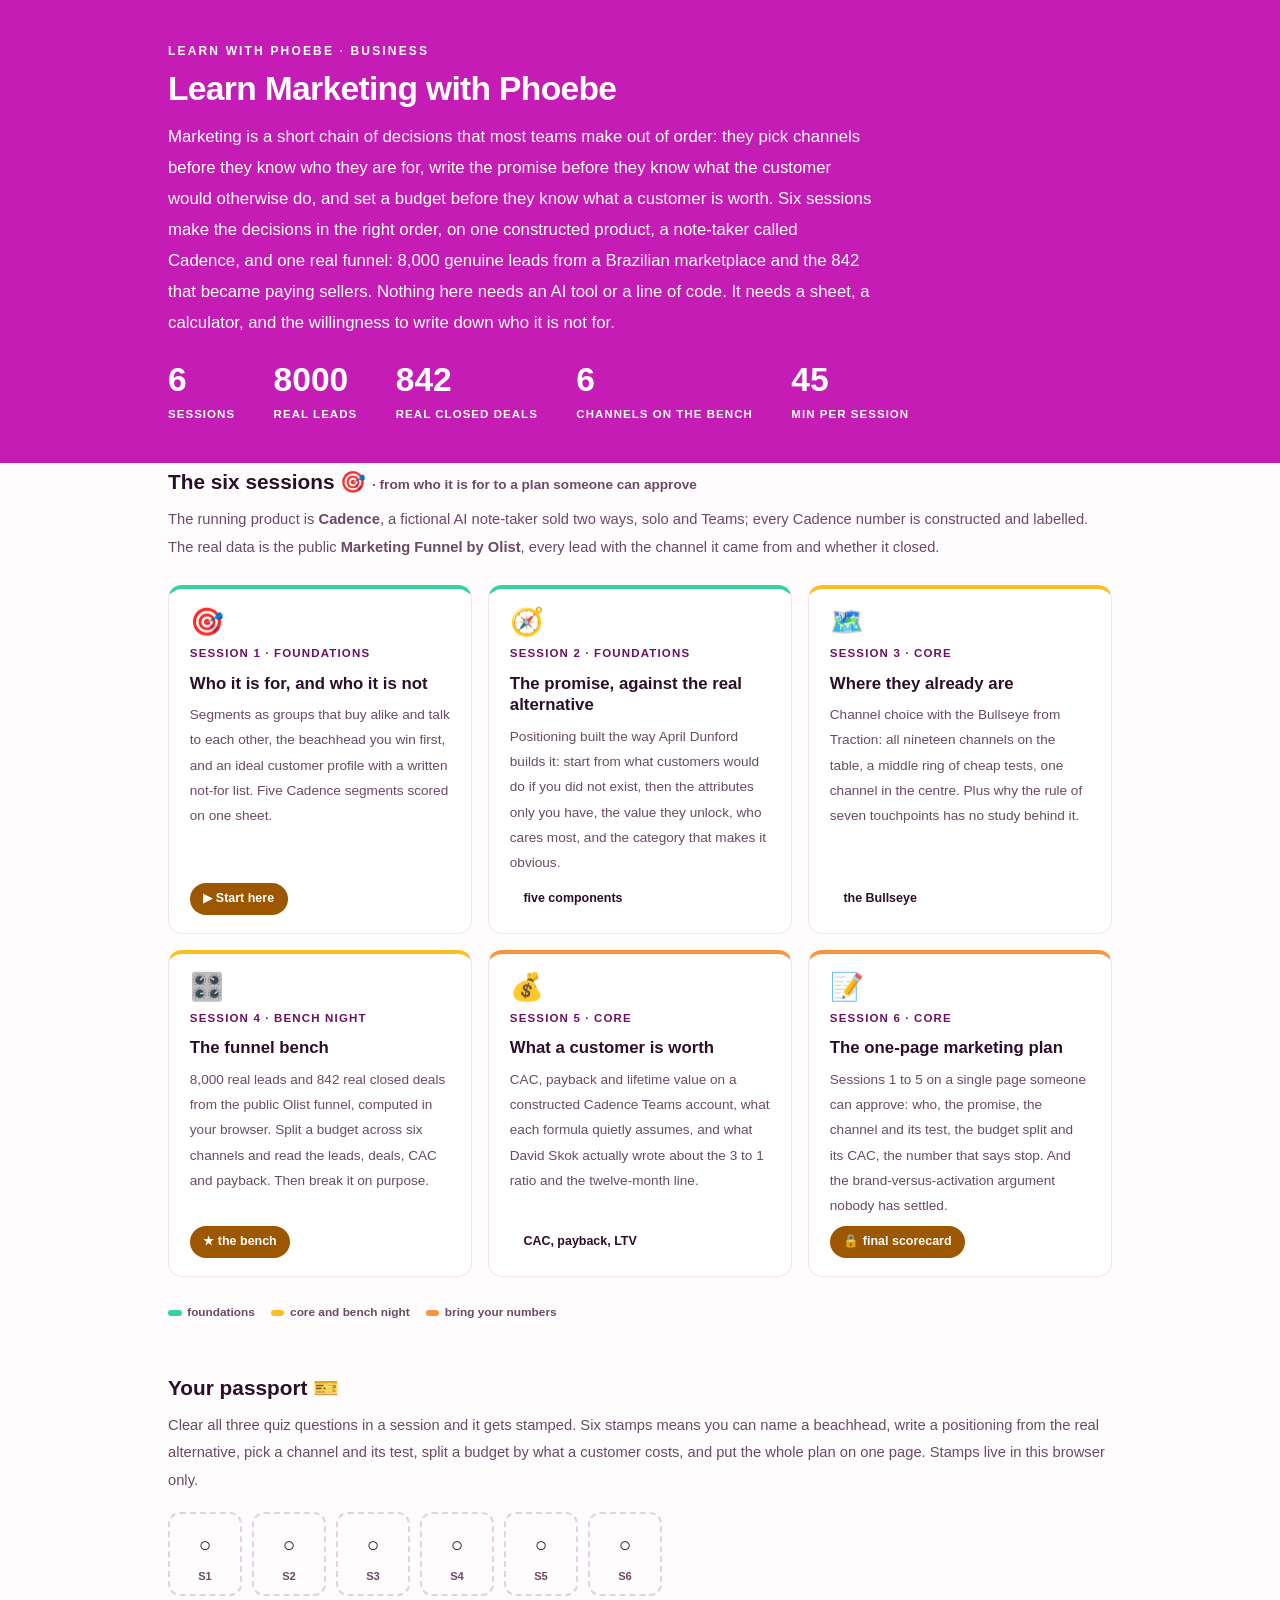
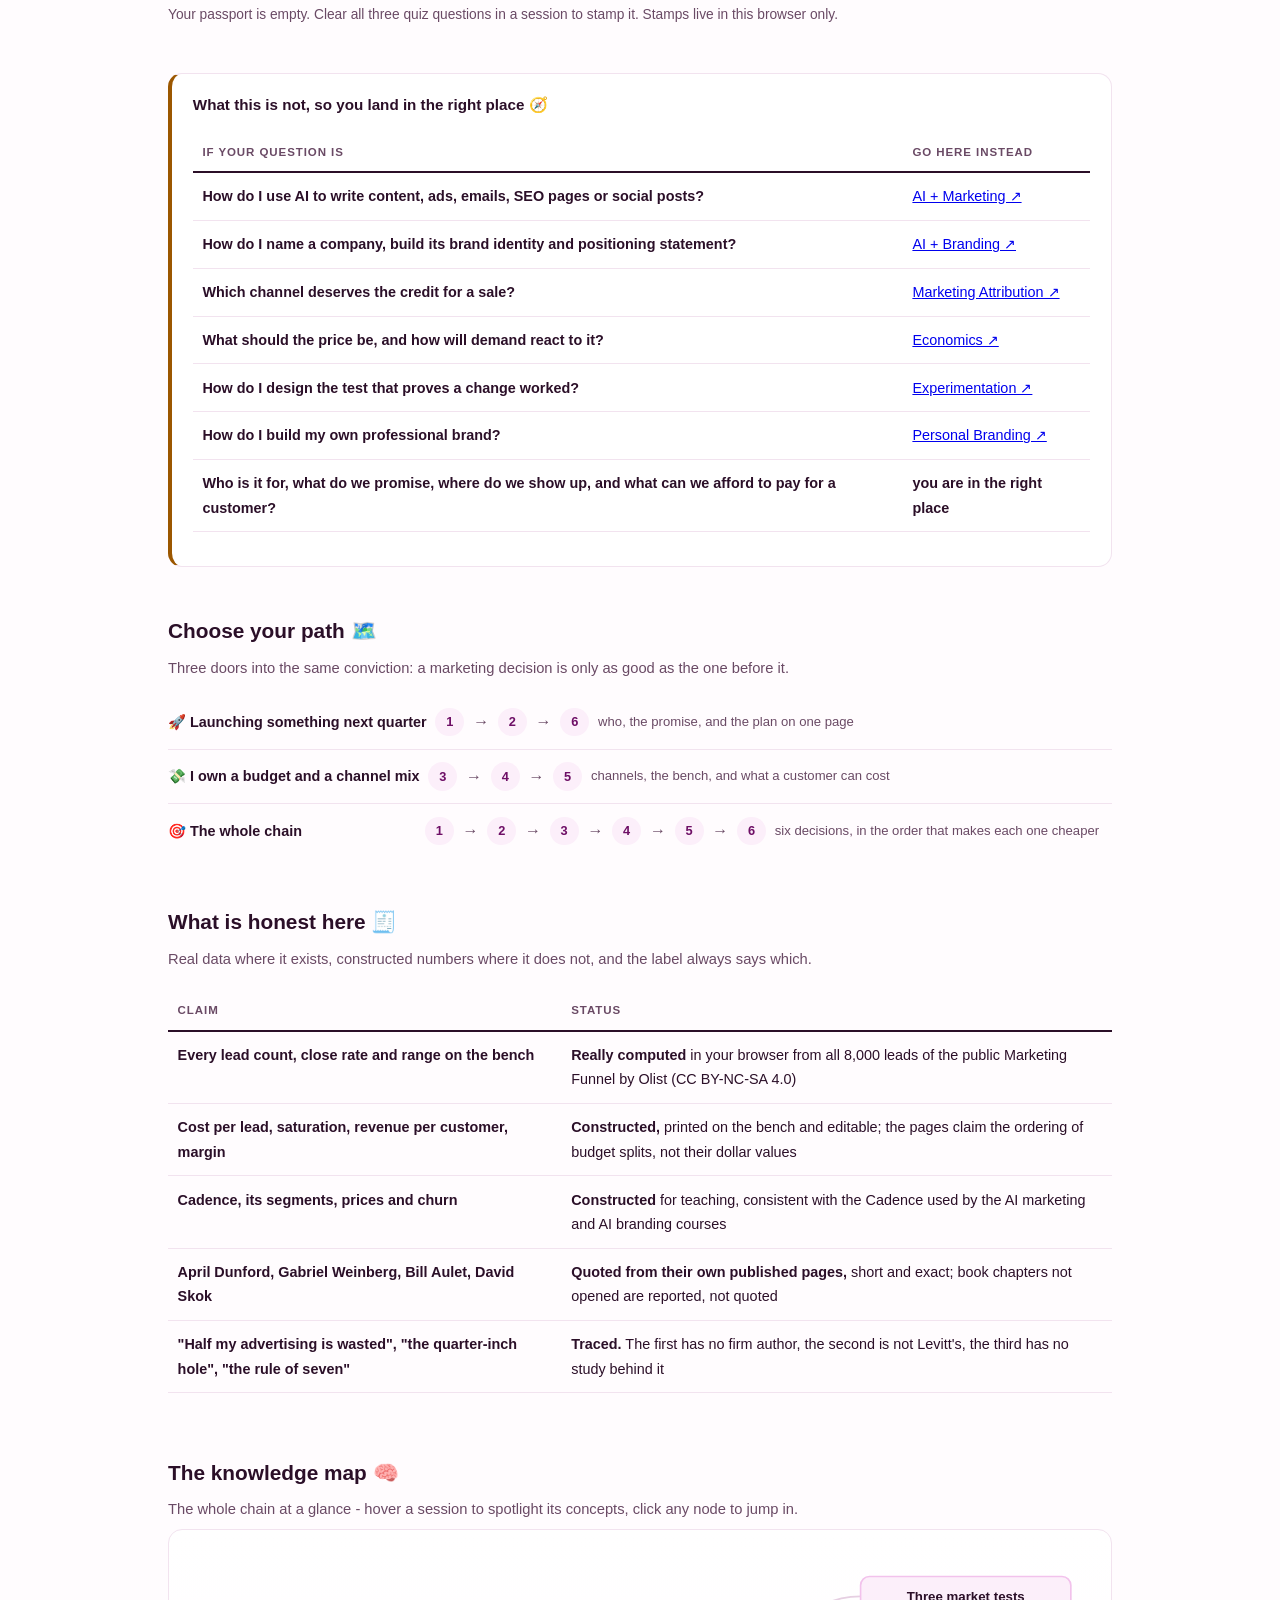
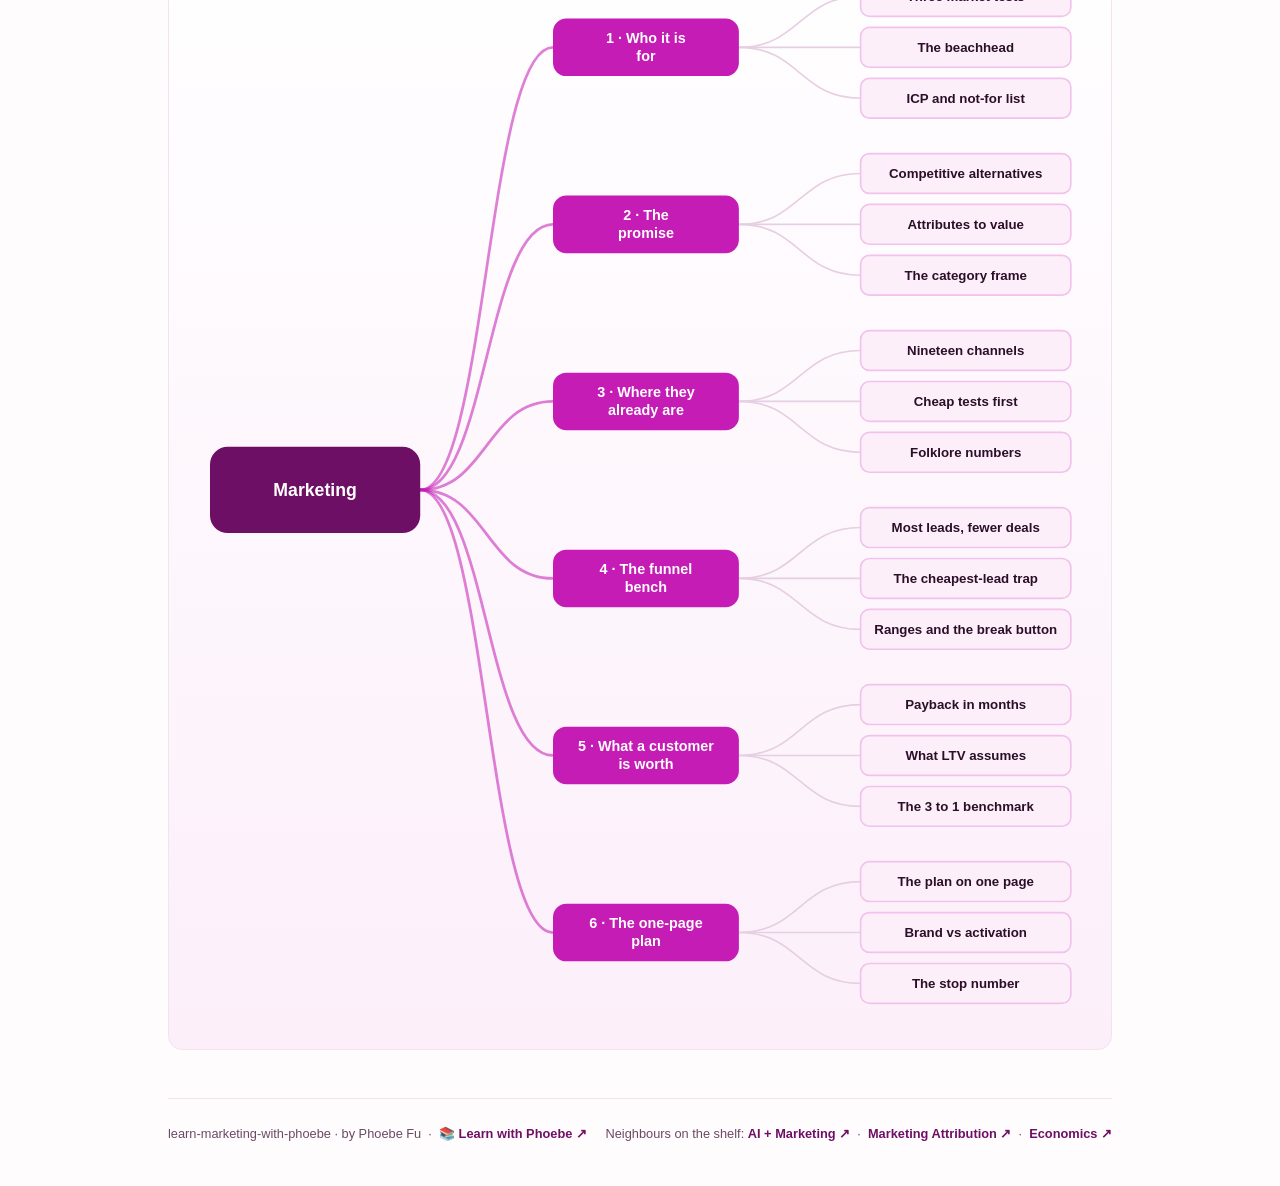
<file: index.html>
<!DOCTYPE html>
<html lang="en">
<head>
<meta charset="UTF-8">
<meta name="viewport" content="width=device-width, initial-scale=1.0">
<!-- social:start -->
<meta name="description" content="Six sessions on marketing fundamentals as decisions: who the product is for, the promise against the real alternative, the channel where customers already are, a budget bench on 8,000 real leads, what a customer is worth, and the plan on one page. Free, by Phoebe Fu.">
<meta property="og:type" content="website">
<meta property="og:site_name" content="Learn with Phoebe">
<meta property="og:title" content="Learn Marketing with Phoebe">
<meta property="og:description" content="Who it is for, what you promise, where they already are, what they cost and what they are worth. Six decisions, one real funnel of 8,000 leads.">
<meta property="og:url" content="https://phoebefu6.github.io/learn-marketing-with-phoebe/">
<meta property="og:image" content="https://phoebefu6.github.io/learn-marketing-with-phoebe/assets/og-cover.png">
<meta property="og:image:width" content="1200">
<meta property="og:image:height" content="630">
<meta name="twitter:card" content="summary_large_image">
<meta name="twitter:title" content="Learn Marketing with Phoebe">
<meta name="twitter:description" content="Marketing fundamentals as six decisions, with a budget bench on 8,000 real leads computed in your browser.">
<meta name="twitter:image" content="https://phoebefu6.github.io/learn-marketing-with-phoebe/assets/og-cover.png">
<!-- social:end -->
<title>Learn Marketing with Phoebe</title>
<link rel="stylesheet" href="assets/style.css?v=23">
<style>

  .stats-row { display: flex; gap: 2.4rem; margin-top: 1.5rem; flex-wrap: wrap; }
  .stat b { display: block; font-size: 2.1rem; font-weight: 800; line-height: 1.05; font-variant-numeric: tabular-nums; }
  .stat span { font-size: .72rem; opacity: 1; text-transform: uppercase; letter-spacing: .09em; font-weight: 600; }

  .course-grid { display: grid; grid-template-columns: repeat(auto-fit, minmax(17rem, 1fr)); gap: 1rem; margin-top: 1.5rem; }
  .course-card {
    border: 1px solid var(--hairline);
    border-top: 4px solid var(--diff, var(--indigo));
    border-radius: var(--radius);
    padding: 1.2rem 1.3rem 1.1rem;
    display: flex;
    flex-direction: column;
    gap: .5rem;
    text-decoration: none;
    color: var(--ink);
    background: #fff;
    transition: box-shadow .15s ease, border-color .15s ease, transform .15s ease;
    position: relative;
  }
  .course-card:hover { border-color: var(--indigo-soft); border-top-color: var(--diff, var(--indigo)); box-shadow: 0 8px 28px rgba(var(--shadow-rgb),.16); transform: translateY(-3px); }
  .course-card .cicon { font-size: 1.7rem; line-height: 1; }
  .course-card .cnum { font-size: .72rem; font-weight: 700; color: var(--indigo); text-transform: uppercase; letter-spacing: .1em; }
  .course-card h3 { font-size: 1.05rem; font-weight: 800; line-height: 1.3; }
  .course-card p { font-size: .85rem; color: var(--muted); flex: 1; }
  .course-card .meta { display: flex; gap: .4rem; flex-wrap: wrap; }

  .diff-legend { display: flex; gap: 1rem; margin-top: 1.6rem; font-size: .74rem; color: var(--muted); font-weight: 600; flex-wrap: wrap; }
  .diff-legend i { display: inline-block; width: .85rem; height: .35rem; border-radius: 999px; margin-right: .35rem; vertical-align: middle; }

  .paths { margin-top: 2.6rem; }
  .paths h2 { font-size: 1.3rem; font-weight: 800; margin-bottom: .3rem; }
  .paths .plede { color: var(--muted); font-size: .92rem; margin-bottom: .8rem; }
  .path { display: flex; gap: .55rem; align-items: center; padding: .75rem 0; border-bottom: .5px solid var(--hairline); flex-wrap: wrap; }
  .path:last-child { border-bottom: none; }
  .path b { min-width: 15.5rem; font-size: .9rem; }
  .path .pstep { background: var(--indigo-50); color: var(--indigo-deep); border-radius: 999px; padding: .16rem .68rem; font-weight: 700; font-size: .8rem; text-decoration: none; transition: all .12s ease; }
  .path .pstep:hover { background: var(--indigo); color: #fff; }
  .path .parr { color: var(--muted); font-weight: 700; }

  .mm-section { margin-top: 1.6rem; }
  .mm-section h2 { font-size: 1.3rem; font-weight: 800; margin-bottom: .2rem; }
  .mm-section .mm-lede { color: var(--muted); font-size: .92rem; margin-bottom: .4rem; }
  .mm-wrap { border: 1px solid var(--hairline); border-radius: var(--radius); background: linear-gradient(180deg,#fff,var(--indigo-50)); padding: .6rem; overflow-x: auto; }
  .mm-svg { width: 100%; height: auto; display: block; max-width: 60rem; margin: 0 auto; min-width: 34rem; }
  .mm-link { cursor: pointer; text-decoration: none; }
  .mm-node rect { transition: opacity .15s ease, filter .15s ease; }
  .mm-node text { pointer-events: none; }
  .mm-link:hover .mm-node rect { filter: brightness(1.06); }
  .mm-edge { transition: opacity .15s ease; }

  .not-this { border: 1px solid var(--hairline); border-left: 4px solid var(--clay); border-radius: var(--radius); background: #fff; padding: 1.1rem 1.3rem; margin-top: 1.2rem; }
  .not-this h3 { font-size: .95rem; font-weight: 800; margin-bottom: .5rem; }
</style>
<style>/* contrast-patch-2 */ .cnum, .course-card .cnum, .paths a, .pagefoot a, .pstep, .path .pstep { color: var(--indigo-deep); }</style>
</head>
<body>
<header class="masthead">
  <div class="wrap">
    <div class="eyebrow">Learn with Phoebe · Business</div>
    <h1>Learn <span class="accent">Marketing</span> with Phoebe</h1>
    <p class="sub">Marketing is a short chain of decisions that most teams make out of order: they pick channels before they know who they are for, write the promise before they know what the customer would otherwise do, and set a budget before they know what a customer is worth. Six sessions make the decisions in the right order, on one constructed product, a note-taker called Cadence, and one real funnel: 8,000 genuine leads from a Brazilian marketplace and the 842 that became paying sellers. Nothing here needs an AI tool or a line of code. It needs a sheet, a calculator, and the willingness to write down who it is not for.</p>
    <div class="stats-row">
      <div class="stat"><b data-count="6">6</b><span>sessions</span></div>
      <div class="stat"><b data-count="8000">8,000</b><span>real leads</span></div>
      <div class="stat"><b data-count="842">842</b><span>real closed deals</span></div>
      <div class="stat"><b data-count="6">6</b><span>channels on the bench</span></div>
      <div class="stat"><b data-count="45">45</b><span>min per session</span></div>
    </div>
  </div>
</header>
<main class="wrap">
  <section class="section">
    <div class="paths" style="margin-top:0">
      <h2>The six sessions 🎯 <span style="font-size:.85rem;font-weight:600;color:var(--muted)">· from who it is for to a plan someone can approve</span></h2>
      <p class="plede">The running product is <strong>Cadence</strong>, a fictional AI note-taker sold two ways, solo and Teams; every Cadence number is constructed and labelled. The real data is the public <strong>Marketing Funnel by Olist</strong>, every lead with the channel it came from and whether it closed.</p>
    </div>
    <div class="course-grid">
      <a class="course-card" href="courses/01-who-it-is-for.html" style="--diff:#34D399">
        <span class="cicon">🎯</span>
        <span class="cnum">Session 1 · foundations</span>
        <h3>Who it is for, and who it is not</h3>
        <p>Segments as groups that buy alike and talk to each other, the beachhead you win first, and an ideal customer profile with a written not-for list. Five Cadence segments scored on one sheet.</p>
        <span class="meta"><span class="pill amber">▶ Start here</span></span>
      </a>
      <a class="course-card" href="courses/02-the-promise.html" style="--diff:#34D399">
        <span class="cicon">🧭</span>
        <span class="cnum">Session 2 · foundations</span>
        <h3>The promise, against the real alternative</h3>
        <p>Positioning built the way April Dunford builds it: start from what customers would do if you did not exist, then the attributes only you have, the value they unlock, who cares most, and the category that makes it obvious.</p>
        <span class="meta"><span class="pill">five components</span></span>
      </a>
      <a class="course-card" href="courses/03-where-they-already-are.html" style="--diff:#FBBF24">
        <span class="cicon">🗺️</span>
        <span class="cnum">Session 3 · core</span>
        <h3>Where they already are</h3>
        <p>Channel choice with the Bullseye from Traction: all nineteen channels on the table, a middle ring of cheap tests, one channel in the centre. Plus why the rule of seven touchpoints has no study behind it.</p>
        <span class="meta"><span class="pill">the Bullseye</span></span>
      </a>
      <a class="course-card" href="courses/04-the-funnel-bench.html" style="--diff:#FBBF24">
        <span class="cicon">🎛️</span>
        <span class="cnum">Session 4 · bench night</span>
        <h3>The funnel bench</h3>
        <p>8,000 real leads and 842 real closed deals from the public Olist funnel, computed in your browser. Split a budget across six channels and read the leads, deals, CAC and payback. Then break it on purpose.</p>
        <span class="meta"><span class="pill amber">★ the bench</span></span>
      </a>
      <a class="course-card" href="courses/05-what-a-customer-is-worth.html" style="--diff:#FB923C">
        <span class="cicon">💰</span>
        <span class="cnum">Session 5 · core</span>
        <h3>What a customer is worth</h3>
        <p>CAC, payback and lifetime value on a constructed Cadence Teams account, what each formula quietly assumes, and what David Skok actually wrote about the 3 to 1 ratio and the twelve-month line.</p>
        <span class="meta"><span class="pill">CAC, payback, LTV</span></span>
      </a>
      <a class="course-card" href="courses/06-the-one-page-plan.html" style="--diff:#FB923C">
        <span class="cicon">📝</span>
        <span class="cnum">Session 6 · core</span>
        <h3>The one-page marketing plan</h3>
        <p>Sessions 1 to 5 on a single page someone can approve: who, the promise, the channel and its test, the budget split and its CAC, the number that says stop. And the brand-versus-activation argument nobody has settled.</p>
        <span class="meta"><span class="pill amber">🔒 final scorecard</span></span>
      </a>
    </div>
    <div class="diff-legend">
      <span><i style="background:#34D399"></i>foundations</span>
      <span><i style="background:#FBBF24"></i>core and bench night</span>
      <span><i style="background:#FB923C"></i>bring your numbers</span>
    </div>
  </section>
  <section class="section">
    <div class="paths" style="margin-top:0">
      <h2>Your passport 🎫</h2>
      <p class="plede">Clear all three quiz questions in a session and it gets stamped. Six stamps means you can name a beachhead, write a positioning from the real alternative, pick a channel and its test, split a budget by what a customer costs, and put the whole plan on one page. Stamps live in this browser only.</p>
    </div>
    <div class="pp-strip"></div>
  </section>
  <section class="section">
    <div class="not-this">
      <h3>What this is not, so you land in the right place 🧭</h3>
      <table class="clean">
        <tr><th>If your question is</th><th>Go here instead</th></tr>
        <tr><td>How do I use AI to write content, ads, emails, SEO pages or social posts?</td><td><a href="https://phoebefu6.github.io/learn-ai-marketing-with-phoebe/">AI + Marketing ↗</a></td></tr>
        <tr><td>How do I name a company, build its brand identity and positioning statement?</td><td><a href="https://phoebefu6.github.io/learn-ai-branding-with-phoebe/">AI + Branding ↗</a></td></tr>
        <tr><td>Which channel deserves the credit for a sale?</td><td><a href="https://phoebefu6.github.io/learn-marketing-attribution-with-phoebe/">Marketing Attribution ↗</a></td></tr>
        <tr><td>What should the price be, and how will demand react to it?</td><td><a href="https://phoebefu6.github.io/learn-economics-with-phoebe/">Economics ↗</a></td></tr>
        <tr><td>How do I design the test that proves a change worked?</td><td><a href="https://phoebefu6.github.io/learn-experimentation-with-phoebe/">Experimentation ↗</a></td></tr>
        <tr><td>How do I build my own professional brand?</td><td><a href="https://phoebefu6.github.io/learn-personal-branding-with-phoebe/">Personal Branding ↗</a></td></tr>
        <tr><td><strong>Who is it for, what do we promise, where do we show up, and what can we afford to pay for a customer?</strong></td><td><strong>you are in the right place</strong></td></tr>
      </table>
    </div>
  </section>
  <section class="section">
    <div class="paths">
      <h2>Choose your path 🗺️</h2>
      <p class="plede">Three doors into the same conviction: a marketing decision is only as good as the one before it.</p>
      <div class="path"><b>🚀 Launching something next quarter</b>
        <a class="pstep" href="courses/01-who-it-is-for.html">1</a><span class="parr">→</span>
        <a class="pstep" href="courses/02-the-promise.html">2</a><span class="parr">→</span>
        <a class="pstep" href="courses/06-the-one-page-plan.html">6</a>
        <span style="font-size:.82rem;color:var(--muted)">who, the promise, and the plan on one page</span>
      </div>
      <div class="path"><b>💸 I own a budget and a channel mix</b>
        <a class="pstep" href="courses/03-where-they-already-are.html">3</a><span class="parr">→</span>
        <a class="pstep" href="courses/04-the-funnel-bench.html">4</a><span class="parr">→</span>
        <a class="pstep" href="courses/05-what-a-customer-is-worth.html">5</a>
        <span style="font-size:.82rem;color:var(--muted)">channels, the bench, and what a customer can cost</span>
      </div>
      <div class="path"><b>🎯 The whole chain</b>
        <a class="pstep" href="courses/01-who-it-is-for.html">1</a><span class="parr">→</span>
        <a class="pstep" href="courses/02-the-promise.html">2</a><span class="parr">→</span>
        <a class="pstep" href="courses/03-where-they-already-are.html">3</a><span class="parr">→</span>
        <a class="pstep" href="courses/04-the-funnel-bench.html">4</a><span class="parr">→</span>
        <a class="pstep" href="courses/05-what-a-customer-is-worth.html">5</a><span class="parr">→</span>
        <a class="pstep" href="courses/06-the-one-page-plan.html">6</a>
        <span style="font-size:.82rem;color:var(--muted)">six decisions, in the order that makes each one cheaper</span>
      </div>
    </div>
  </section>
  <section class="section">
    <div class="paths" style="margin-top:0">
      <h2>What is honest here 🧾</h2>
      <p class="plede">Real data where it exists, constructed numbers where it does not, and the label always says which.</p>
    </div>
    <table class="clean">
      <tr><th>Claim</th><th>Status</th></tr>
      <tr><td>Every lead count, close rate and range on the bench</td><td><strong>Really computed</strong> in your browser from all 8,000 leads of the public Marketing Funnel by Olist (CC BY-NC-SA 4.0)</td></tr>
      <tr><td>Cost per lead, saturation, revenue per customer, margin</td><td><strong>Constructed,</strong> printed on the bench and editable; the pages claim the ordering of budget splits, not their dollar values</td></tr>
      <tr><td>Cadence, its segments, prices and churn</td><td><strong>Constructed</strong> for teaching, consistent with the Cadence used by the AI marketing and AI branding courses</td></tr>
      <tr><td>April Dunford, Gabriel Weinberg, Bill Aulet, David Skok</td><td><strong>Quoted from their own published pages,</strong> short and exact; book chapters not opened are reported, not quoted</td></tr>
      <tr><td>"Half my advertising is wasted", "the quarter-inch hole", "the rule of seven"</td><td><strong>Traced.</strong> The first has no firm author, the second is not Levitt's, the third has no study behind it</td></tr>
    </table>
  </section>
  <section class="section mm-section">
    <h2>The knowledge map 🧠</h2>
    <p class="mm-lede">The whole chain at a glance - hover a session to spotlight its concepts, click any node to jump in.</p>
    <div class="mm-wrap"><div id="mindmap"></div></div>
  </section>
  <footer class="pagefoot">
    <span>learn-marketing-with-phoebe · by Phoebe Fu &nbsp;·&nbsp; 📚 <a href="https://phoebefu6.github.io/learn-with-phoebe/">Learn with Phoebe ↗</a></span>
    <span>Neighbours on the shelf: <a href="https://phoebefu6.github.io/learn-ai-marketing-with-phoebe/">AI + Marketing ↗</a> &nbsp;·&nbsp; <a href="https://phoebefu6.github.io/learn-marketing-attribution-with-phoebe/">Marketing Attribution ↗</a> &nbsp;·&nbsp; <a href="https://phoebefu6.github.io/learn-economics-with-phoebe/">Economics ↗</a></span>
  </footer>
</main>
<script>
window.MINDMAP_DATA = {
  "title": "Marketing",
  "centerColor": "#6E0F66",
  "sessions": [
    {
      "label": "Who it is\nfor",
      "href": "courses/01-who-it-is-for.html",
      "color": "#34D399",
      "concepts": [
        {
          "label": "Three market tests",
          "href": "courses/01-who-it-is-for.html"
        },
        {
          "label": "The beachhead",
          "href": "courses/01-who-it-is-for.html"
        },
        {
          "label": "ICP and not-for list",
          "href": "courses/01-who-it-is-for.html"
        }
      ]
    },
    {
      "label": "The\npromise",
      "href": "courses/02-the-promise.html",
      "color": "#34D399",
      "concepts": [
        {
          "label": "Competitive alternatives",
          "href": "courses/02-the-promise.html"
        },
        {
          "label": "Attributes to value",
          "href": "courses/02-the-promise.html"
        },
        {
          "label": "The category frame",
          "href": "courses/02-the-promise.html"
        }
      ]
    },
    {
      "label": "Where they\nalready are",
      "href": "courses/03-where-they-already-are.html",
      "color": "#FBBF24",
      "concepts": [
        {
          "label": "Nineteen channels",
          "href": "courses/03-where-they-already-are.html"
        },
        {
          "label": "Cheap tests first",
          "href": "courses/03-where-they-already-are.html"
        },
        {
          "label": "Folklore numbers",
          "href": "courses/03-where-they-already-are.html"
        }
      ]
    },
    {
      "label": "The funnel\nbench",
      "href": "courses/04-the-funnel-bench.html",
      "color": "#FBBF24",
      "concepts": [
        {
          "label": "Most leads, fewer deals",
          "href": "courses/04-the-funnel-bench.html"
        },
        {
          "label": "The cheapest-lead trap",
          "href": "courses/04-the-funnel-bench.html"
        },
        {
          "label": "Ranges and the break button",
          "href": "courses/04-the-funnel-bench.html"
        }
      ]
    },
    {
      "label": "What a customer\nis worth",
      "href": "courses/05-what-a-customer-is-worth.html",
      "color": "#FB923C",
      "concepts": [
        {
          "label": "Payback in months",
          "href": "courses/05-what-a-customer-is-worth.html"
        },
        {
          "label": "What LTV assumes",
          "href": "courses/05-what-a-customer-is-worth.html"
        },
        {
          "label": "The 3 to 1 benchmark",
          "href": "courses/05-what-a-customer-is-worth.html"
        }
      ]
    },
    {
      "label": "The one-page\nplan",
      "href": "courses/06-the-one-page-plan.html",
      "color": "#FB923C",
      "concepts": [
        {
          "label": "The plan on one page",
          "href": "courses/06-the-one-page-plan.html"
        },
        {
          "label": "Brand vs activation",
          "href": "courses/06-the-one-page-plan.html"
        },
        {
          "label": "The stop number",
          "href": "courses/06-the-one-page-plan.html"
        }
      ]
    }
  ]
};
</script>
<script src="assets/mindmap.js?v=2"></script>
<script src="assets/app.js?v=20"></script>
</body>
</html>
</file>
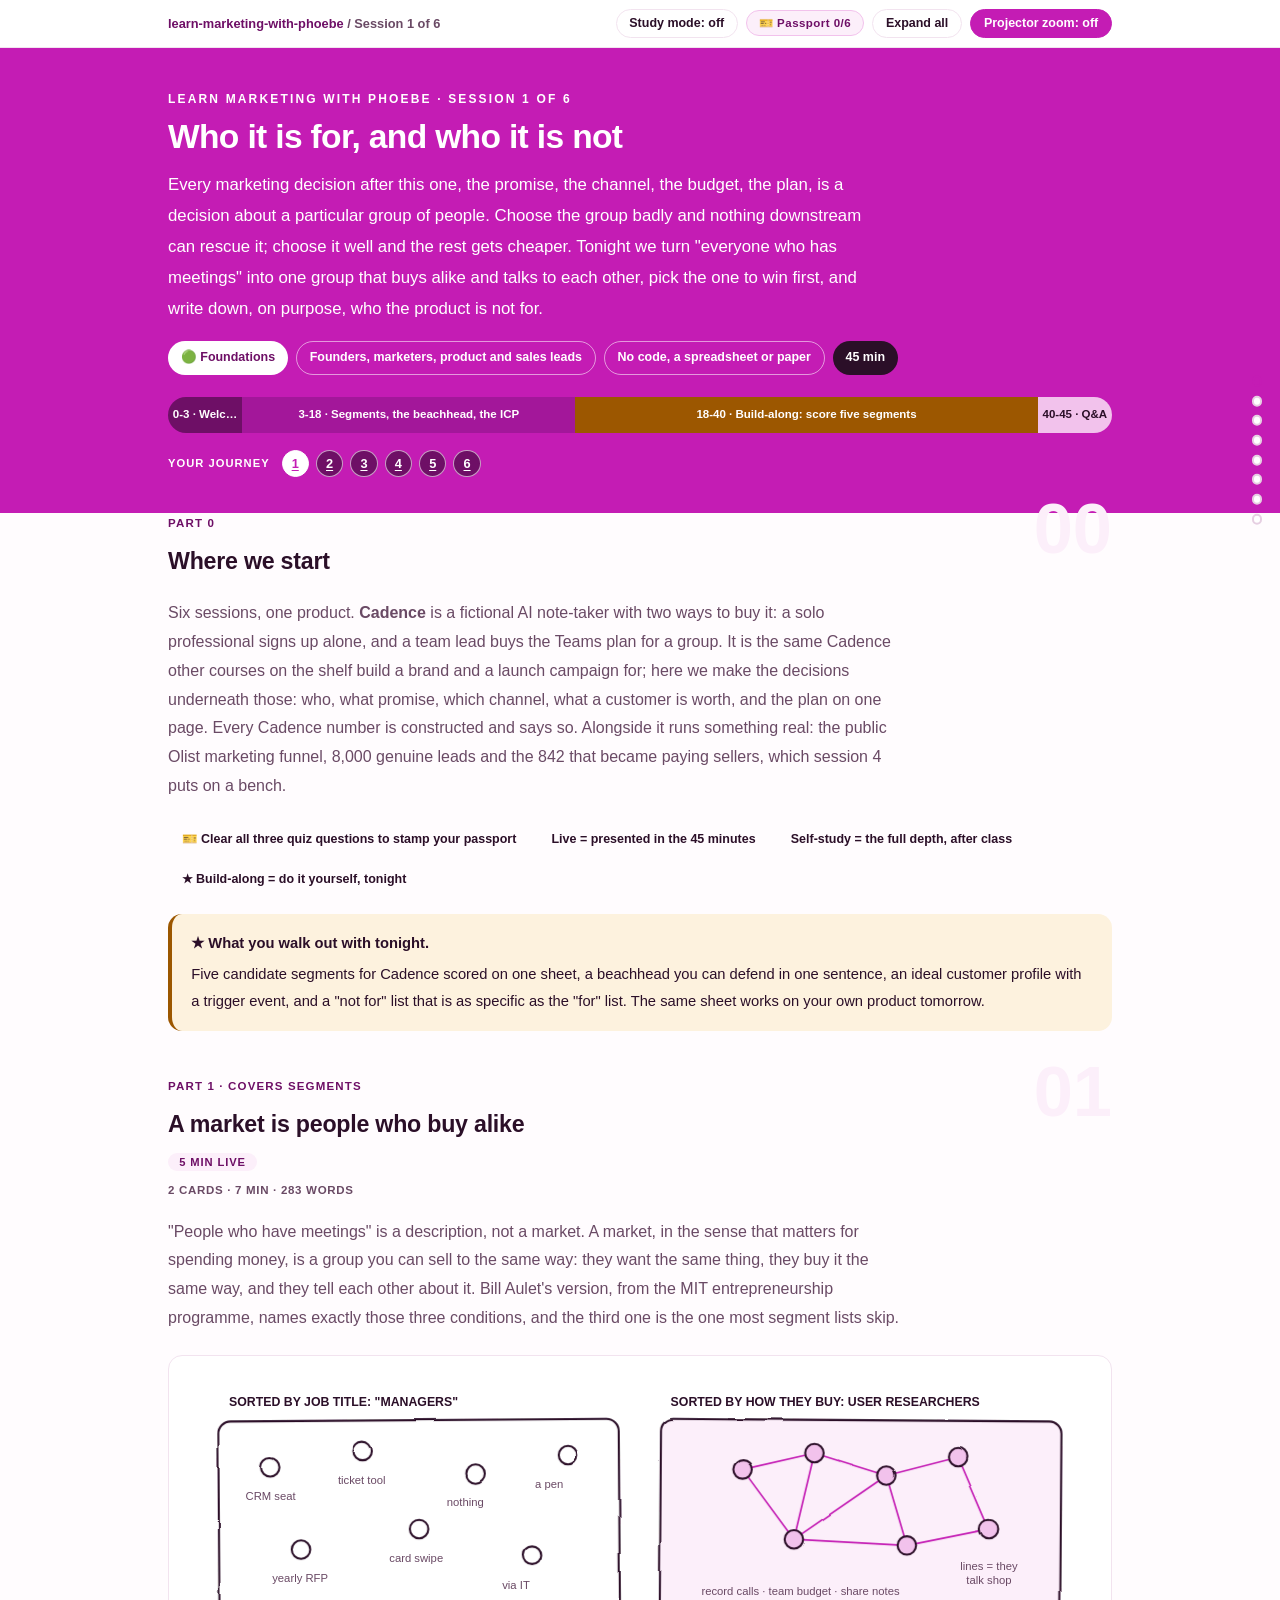
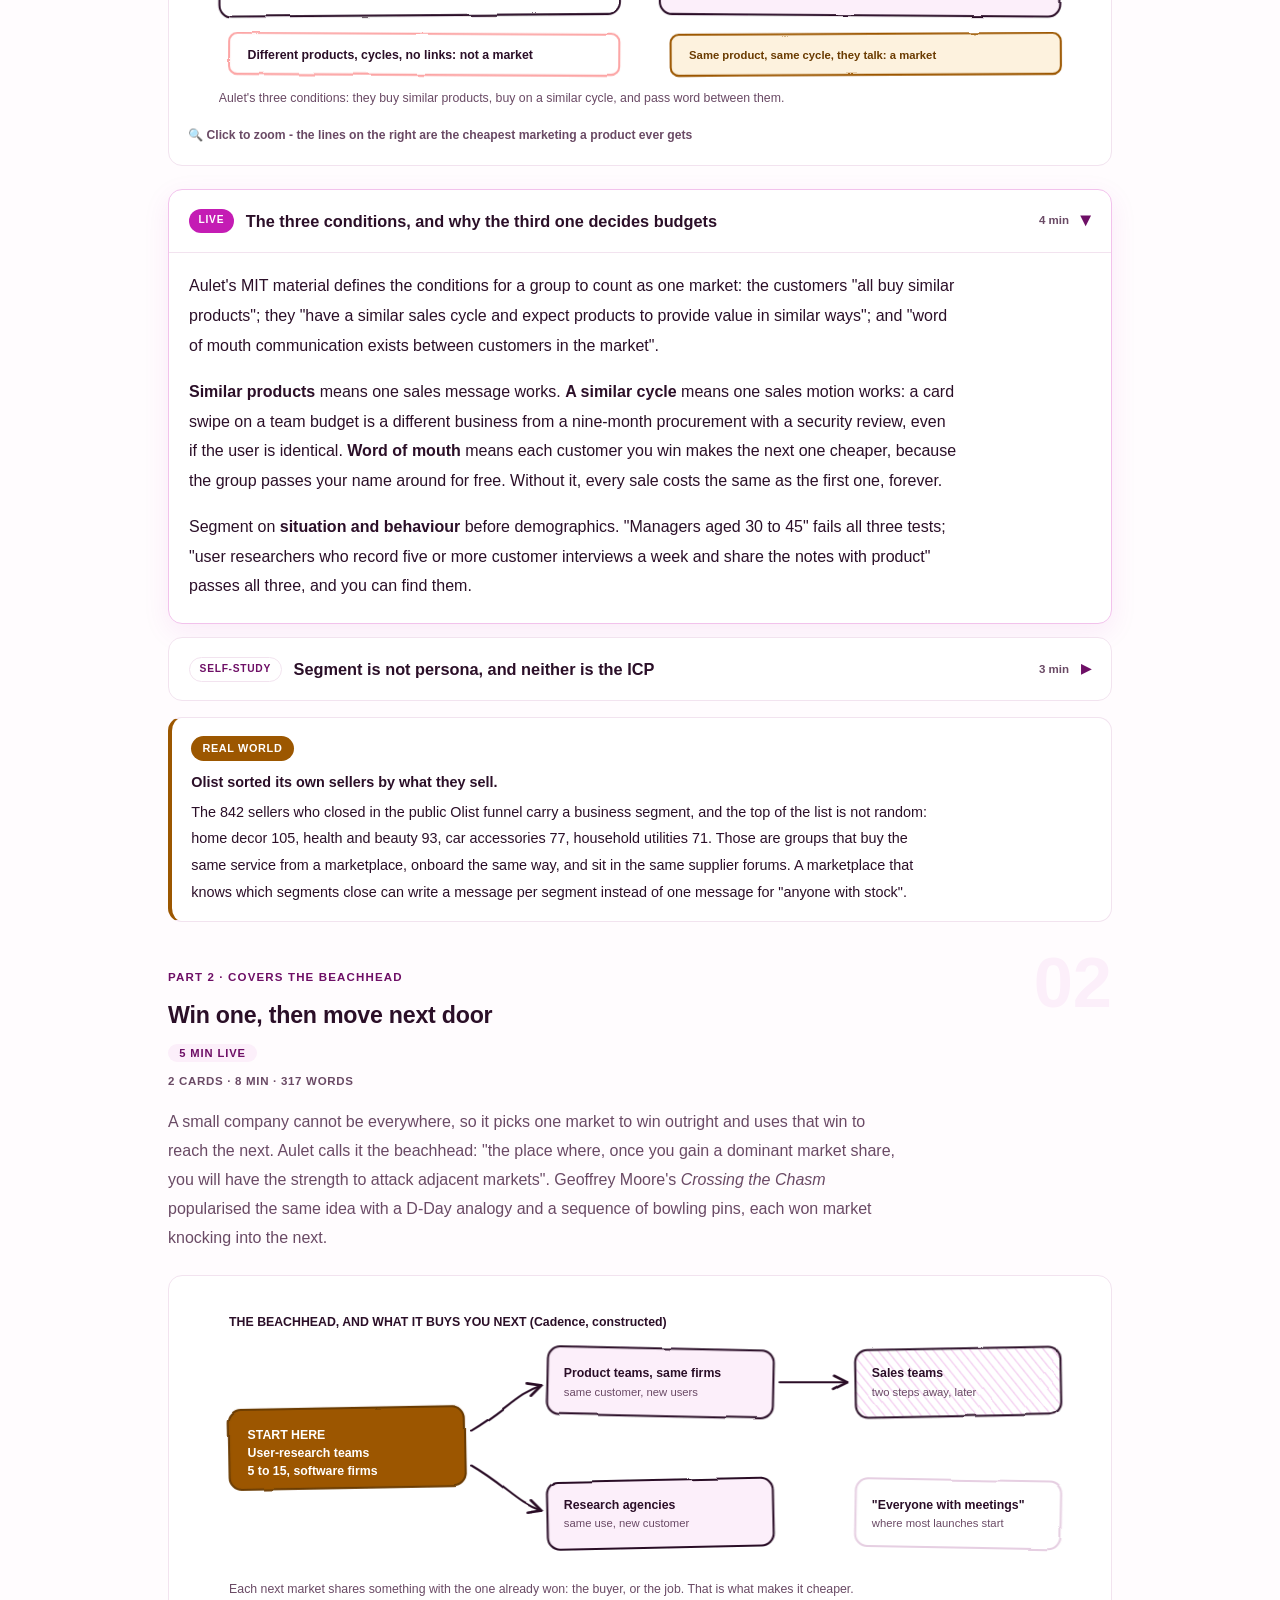
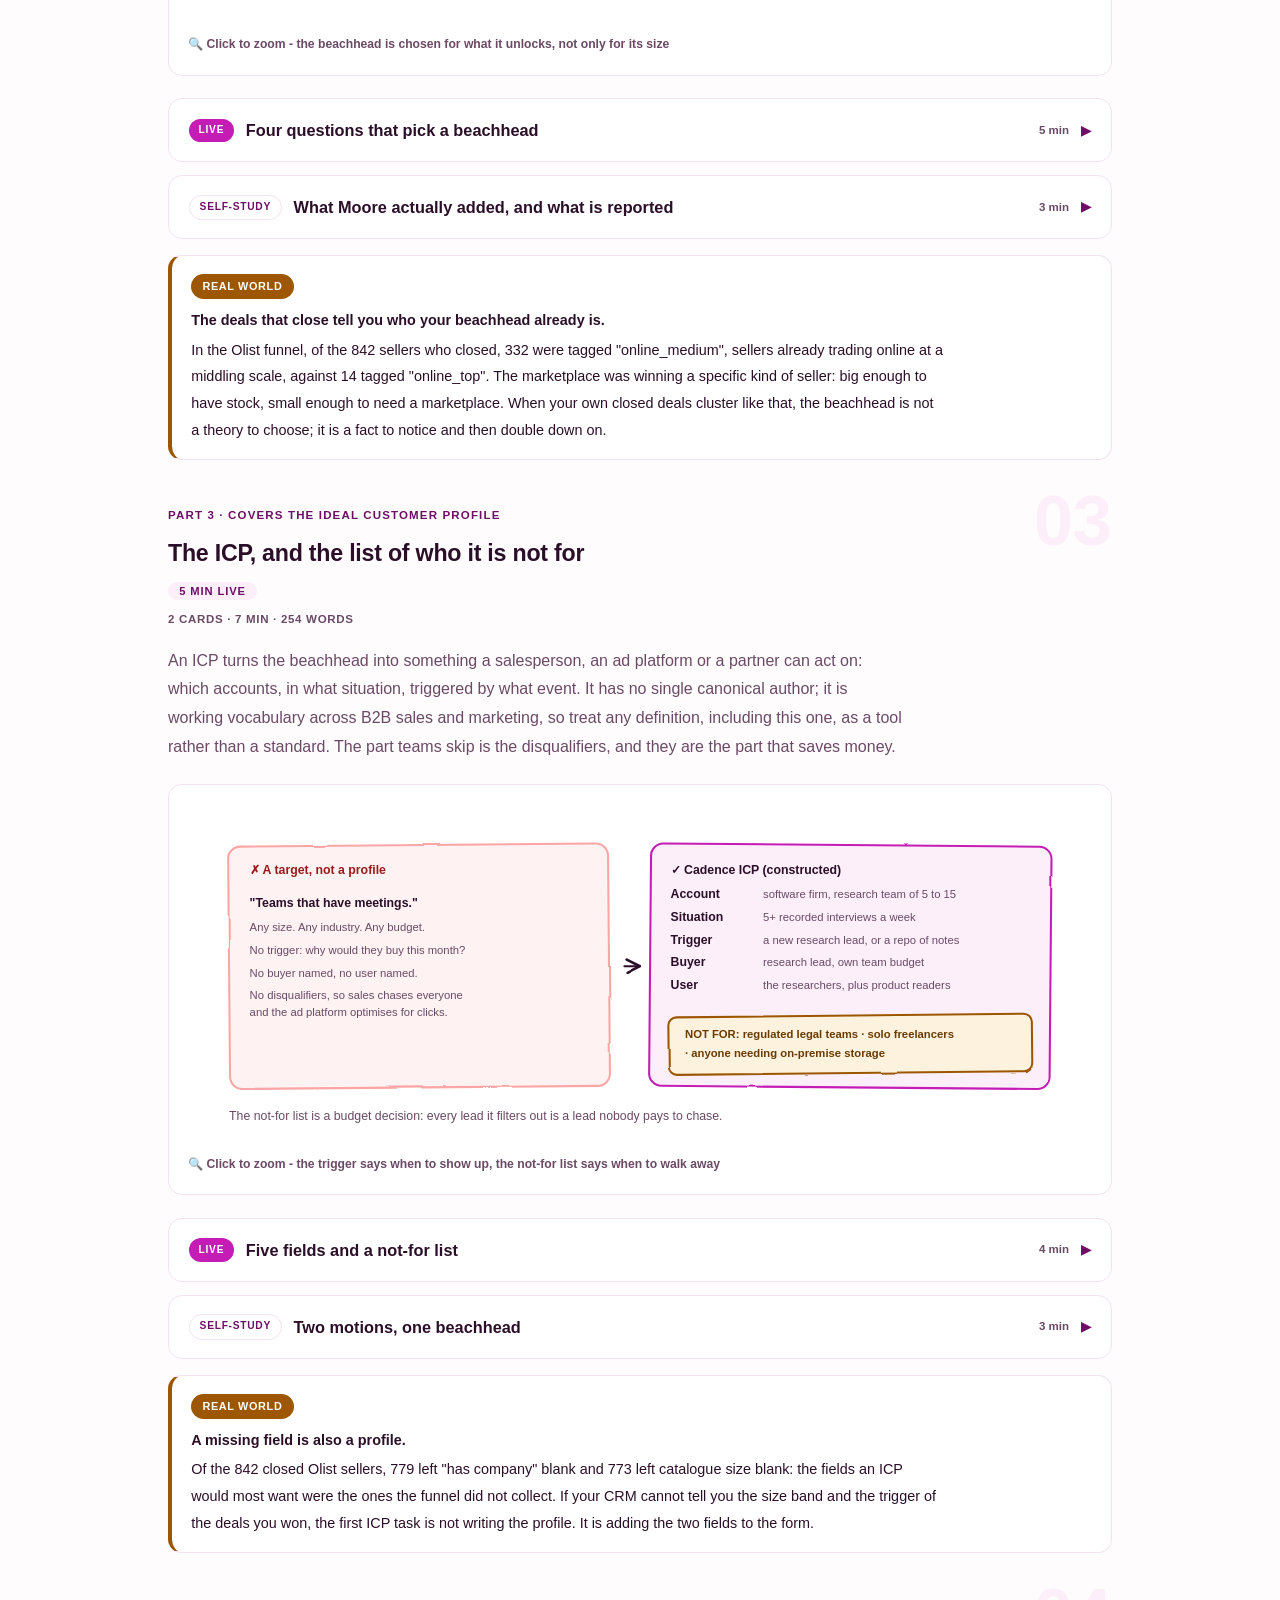
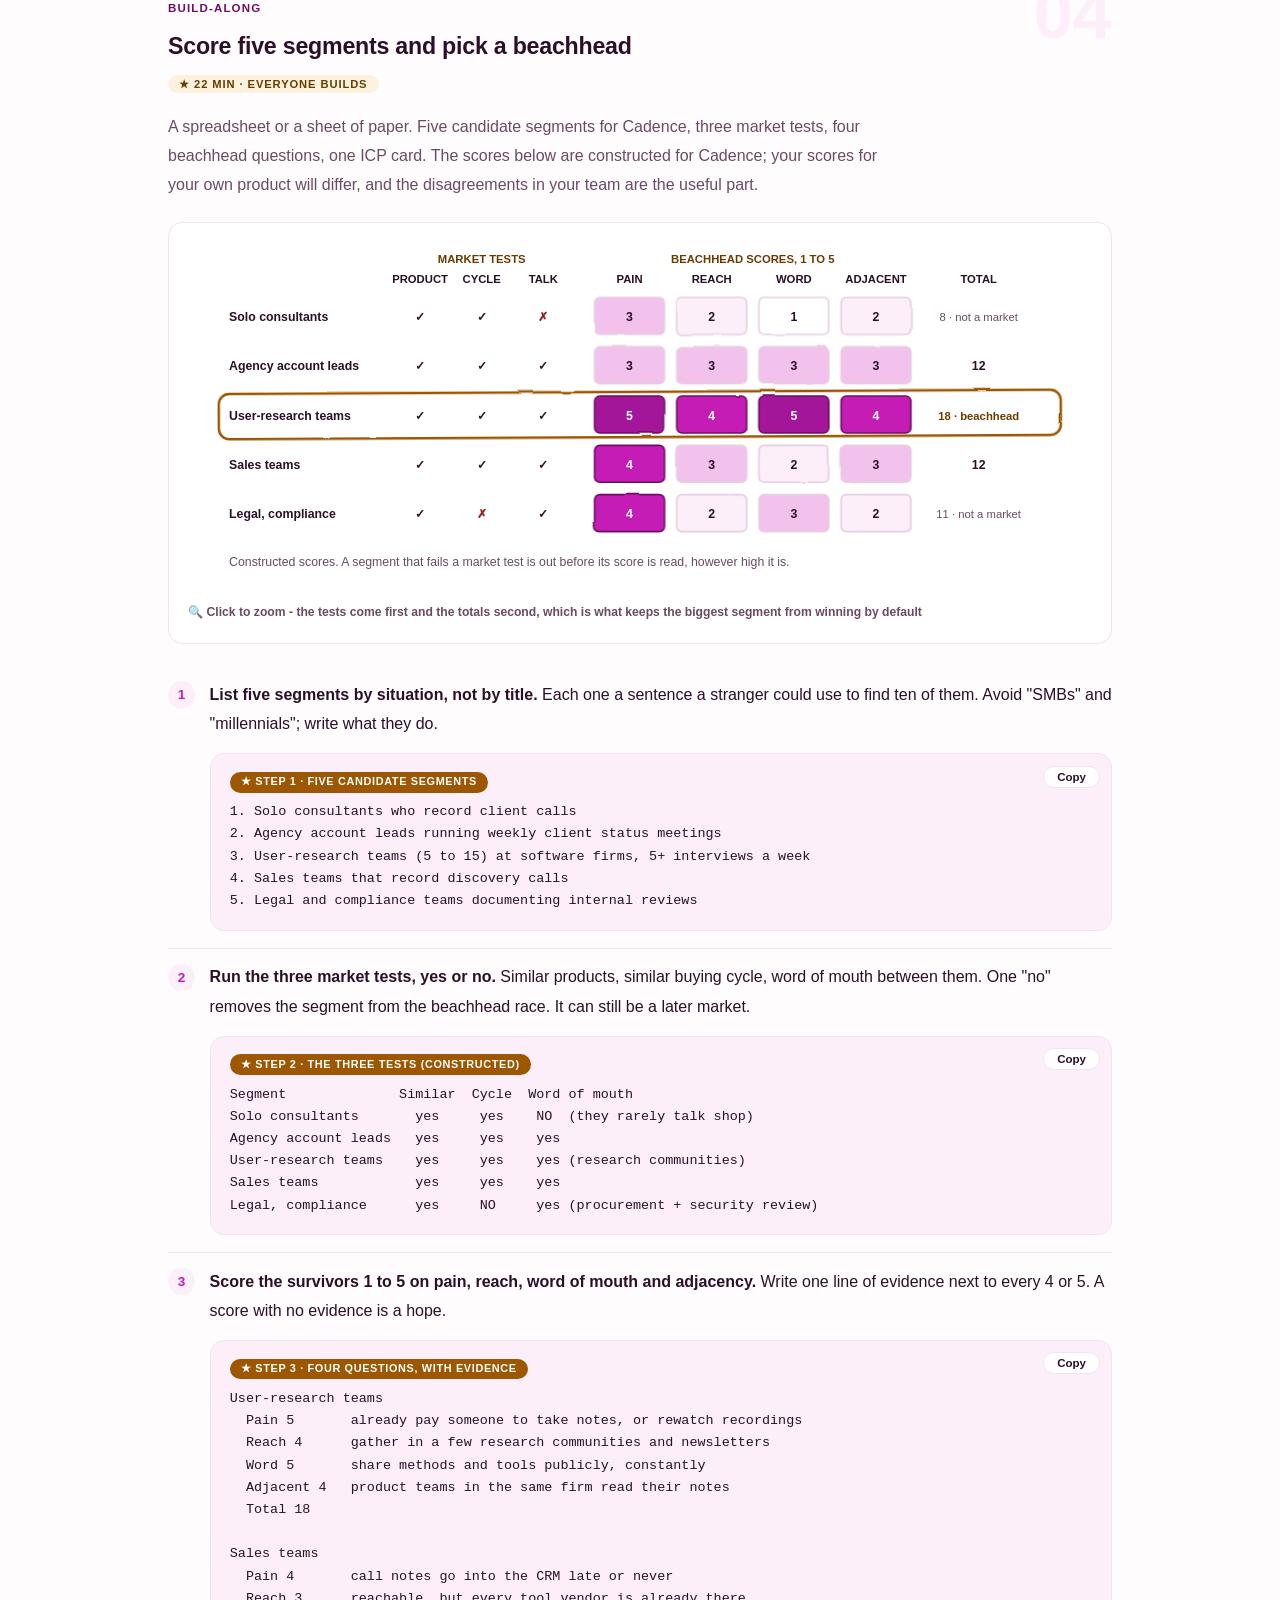
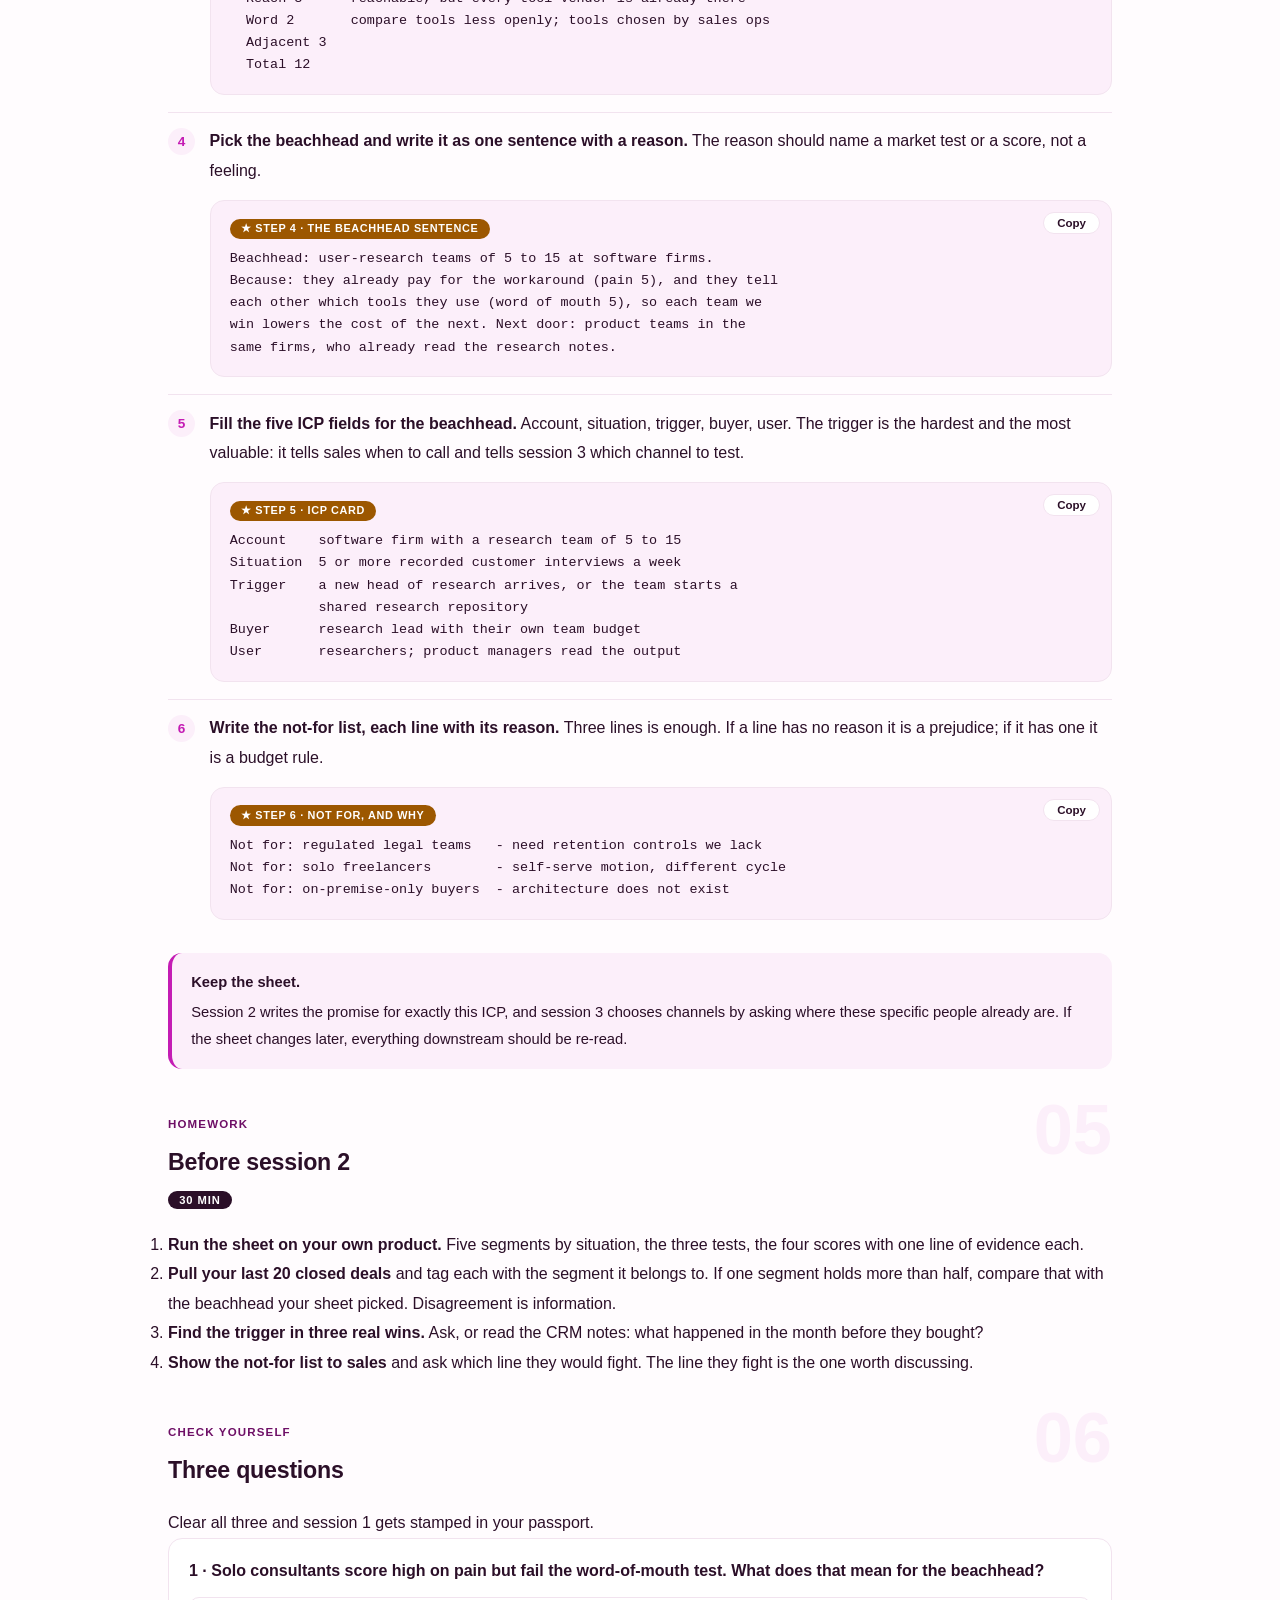
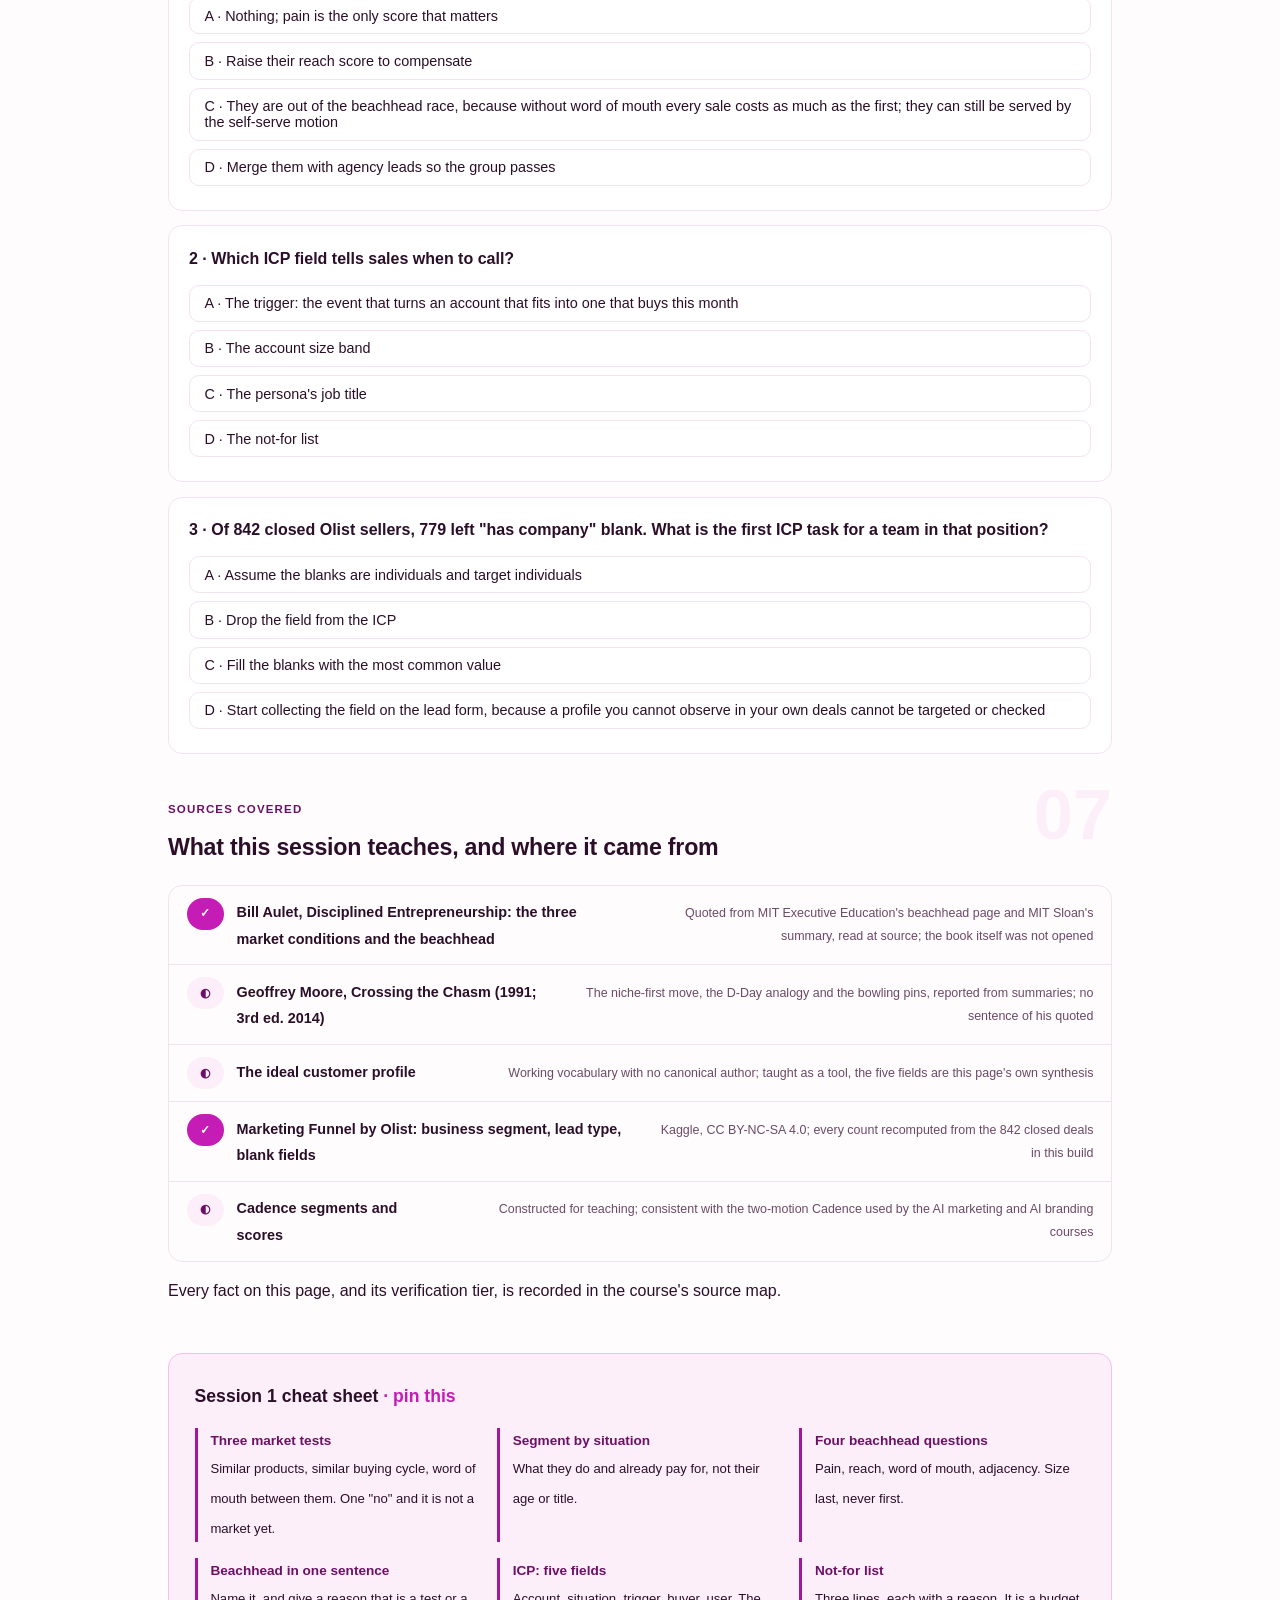
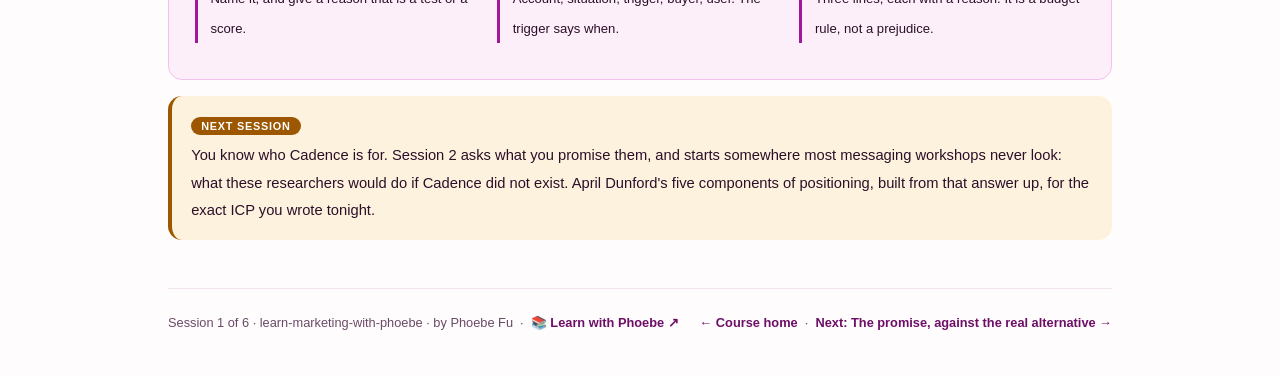
<file: courses/01-who-it-is-for.html>
<!DOCTYPE html>
<html lang="en">
<head>
<meta charset="UTF-8">
<meta name="viewport" content="width=device-width, initial-scale=1.0">
<!-- social:start -->
<meta name="description" content="Session 1 of 6. Segments as groups that buy alike, the beachhead you win first, and an ideal customer profile with a written list of who it is not for. Built on a constructed note-taker and 842 real closed deals.">
<meta property="og:type" content="article">
<meta property="og:site_name" content="Learn with Phoebe">
<meta property="og:title" content="Who it is for, and who it is not - learn marketing with phoebe">
<meta property="og:description" content="Session 1 of 6. A market is people who buy alike and talk to each other. Pick one, win it, then move next door.">
<meta property="og:url" content="https://phoebefu6.github.io/learn-marketing-with-phoebe/courses/01-who-it-is-for.html">
<meta property="og:image" content="https://phoebefu6.github.io/learn-marketing-with-phoebe/assets/og-cover.png">
<meta property="og:image:width" content="1200">
<meta property="og:image:height" content="630">
<meta name="twitter:card" content="summary_large_image">
<meta name="twitter:title" content="Who it is for, and who it is not - learn marketing with phoebe">
<meta name="twitter:description" content="Session 1 of 6. Segments, the beachhead and the ICP, with the not-for list written down.">
<meta name="twitter:image" content="https://phoebefu6.github.io/learn-marketing-with-phoebe/assets/og-cover.png">
<!-- social:end -->
<title>Session 1 · Who it is for, and who it is not - learn marketing with phoebe</title>
<link rel="stylesheet" href="../assets/style.css?v=22">
</head>
<body>

<div class="toolbar">
  <div class="wrap">
    <span class="crumb"><a href="../index.html">learn-marketing-with-phoebe</a> / Session 1 of 6</span>
    <button class="btn" id="toggle-all" type="button">Expand all</button>
    <button class="btn primary" id="zoom-toggle" type="button">Projector zoom: off</button>
  </div>
</div>

<header class="masthead">
  <div class="wrap">
    <div class="eyebrow">Learn Marketing with Phoebe · Session 1 of 6</div>
    <h1>Who it is for, and <span class="accent">who it is not</span></h1>
    <p class="sub">Every marketing decision after this one, the promise, the channel, the budget, the plan, is a decision about a particular group of people. Choose the group badly and nothing downstream can rescue it; choose it well and the rest gets cheaper. Tonight we turn "everyone who has meetings" into one group that buys alike and talks to each other, pick the one to win first, and write down, on purpose, who the product is not for.</p>
    <div class="chip-row">
      <span class="chip level">🟢 Foundations</span>
      <span class="chip audience">Founders, marketers, product and sales leads</span>
      <span class="chip audience">No code, a spreadsheet or paper</span>
      <span class="chip time">45 min</span>
    </div>
    <div class="agenda">
      <span class="a1" style="flex:1">0-3 · Welcome</span>
      <span class="a2" style="flex:5">3-18 · Segments, the beachhead, the ICP</span>
      <span class="a3" style="flex:7">18-40 · Build-along: score five segments</span>
      <span class="a4" style="flex:1">40-45 · Q&amp;A</span>
    </div>
  </div>
</header>

<main class="wrap">

  <section class="section" id="intro">
    <div class="section-kicker">
      <span class="klabel">Part 0</span>
      <h2>Where we start</h2>
    </div>
    <p class="lede">Six sessions, one product. <strong>Cadence</strong> is a fictional AI note-taker with two ways to buy it: a solo professional signs up alone, and a team lead buys the Teams plan for a group. It is the same Cadence other courses on the shelf build a brand and a launch campaign for; here we make the decisions underneath those: who, what promise, which channel, what a customer is worth, and the plan on one page. Every Cadence number is constructed and says so. Alongside it runs something real: the public Olist marketing funnel, 8,000 genuine leads and the 842 that became paying sellers, which session 4 puts on a bench.</p>

    <div class="legend">
      <span class="pill">🎫 Clear all three quiz questions to stamp your passport</span>
      <span class="pill">Live = presented in the 45 minutes</span>
      <span class="pill">Self-study = the full depth, after class</span>
      <span class="pill">★ Build-along = do it yourself, tonight</span>
    </div>

    <div class="callout win">
      <p><strong>★ What you walk out with tonight.</strong> Five candidate segments for Cadence scored on one sheet, a beachhead you can defend in one sentence, an ideal customer profile with a trigger event, and a "not for" list that is as specific as the "for" list. The same sheet works on your own product tomorrow.</p>
    </div>
  </section>

  <section class="section" id="part-1">
    <div class="section-kicker">
      <span class="klabel">Part 1 · covers segments</span>
      <h2>A market is people who buy alike</h2>
      <span class="tag concept">5 min live</span>
    </div>
    <p class="lede">"People who have meetings" is a description, not a market. A market, in the sense that matters for spending money, is a group you can sell to the same way: they want the same thing, they buy it the same way, and they tell each other about it. Bill Aulet's version, from the MIT entrepreneurship programme, names exactly those three conditions, and the third one is the one most segment lists skip.</p>

    <figure class="zoomable">
      <svg viewBox="0 0 880 330" xmlns="http://www.w3.org/2000/svg" role="img" aria-label="Two groups of people drawn as dots. On the left, a group sorted by job title only: the dots buy different tools on different cycles and no lines connect them, so it fails as a market. On the right, a group of user researchers who buy the same kind of tool, on the same team budget cycle, and are linked by many word-of-mouth lines, so it passes all three tests.">
        <defs>
          <filter id="m1aSk" x="-3%" y="-3%" width="106%" height="106%"><feTurbulence type="fractalNoise" baseFrequency="0.02" numOctaves="2" seed="11" result="n"/><feDisplacementMap in="SourceGraphic" in2="n" scale="2.4" xChannelSelector="R" yChannelSelector="G"/></filter>
          <pattern id="m1aHc" patternUnits="userSpaceOnUse" width="7" height="7" patternTransform="rotate(-38)"><line x1="0" y1="0" x2="0" y2="7" stroke="#C41CB4" stroke-width="1" opacity=".5"/></pattern>
          <marker id="m1aAr" viewBox="0 0 10 10" refX="9" refY="5" markerWidth="8" markerHeight="8" orient="auto"><path d="M1 1 L9 5 L1 9" fill="none" stroke="#2B0F28" stroke-width="1.6" stroke-linecap="round"/></marker>
        </defs>
        <style>
          .m1aH { font: 800 12px Inter, sans-serif; fill: #2B0F28; }
          .m1aL { font: 600 12px Inter, sans-serif; fill: #2B0F28; }
          .m1aS { font: 400 11px Inter, sans-serif; fill: #6A4A65; }
          .m1aB { font: 800 11px Inter, sans-serif; fill: #6A3B00; }
          .m1aV { font: 800 16px Inter, sans-serif; fill: #6E0F66; }
          .m1aN { font: 400 12px Inter, sans-serif; fill: #6A4A65; }
        </style>

        <text class="m1aH" x="40" y="30">SORTED BY JOB TITLE: "MANAGERS"</text>
        <text class="m1aH" x="470" y="30">SORTED BY HOW THEY BUY: USER RESEARCHERS</text>

        <g filter="url(#m1aSk)" fill="none" stroke="#2B0F28" stroke-width="2" stroke-linecap="round" stroke-linejoin="round">
          <rect x="30" y="44" width="390" height="190" rx="12" transform="rotate(-0.4 225 139)" fill="#FFFFFF"/>
          <rect x="460" y="44" width="390" height="190" rx="12" transform="rotate(0.4 655 139)" fill="#FCEFFA"/>
          <!-- left: scattered dots, no links -->
          <circle cx="80" cy="90" r="9"/>
          <circle cx="170" cy="74" r="9"/>
          <circle cx="280" cy="96" r="9"/>
          <circle cx="370" cy="78" r="9"/>
          <circle cx="110" cy="170" r="9"/>
          <circle cx="225" cy="150" r="9"/>
          <circle cx="335" cy="176" r="9"/>
          <!-- right: clustered dots with word-of-mouth links -->
          <path d="M540 92 L610 76 L680 98 L750 80 M540 92 L590 160 L680 98 M610 76 L590 160 M680 98 L700 166 L590 160 M750 80 L780 150 L700 166" stroke="#C41CB4" stroke-width="1.6"/>
          <circle cx="540" cy="92" r="9" fill="#F2C2EC"/>
          <circle cx="610" cy="76" r="9" fill="#F2C2EC"/>
          <circle cx="680" cy="98" r="9" fill="#F2C2EC"/>
          <circle cx="750" cy="80" r="9" fill="#F2C2EC"/>
          <circle cx="590" cy="160" r="9" fill="#F2C2EC"/>
          <circle cx="700" cy="166" r="9" fill="#F2C2EC"/>
          <circle cx="780" cy="150" r="9" fill="#F2C2EC"/>
          <!-- verdict tiles -->
          <rect x="40" y="252" width="380" height="40" rx="8" transform="rotate(0.3 230 272)" fill="#FFFFFF" stroke="#FCA5A5"/>
          <rect x="470" y="252" width="380" height="40" rx="8" transform="rotate(-0.3 660 272)" fill="#FDF2DE" stroke="#9C5700"/>
        </g>

        <text class="m1aS" x="56" y="122">CRM seat</text>
        <text class="m1aS" x="146" y="106">ticket tool</text>
        <text class="m1aS" x="252" y="128">nothing</text>
        <text class="m1aS" x="338" y="110">a pen</text>
        <text class="m1aS" x="82" y="202">yearly RFP</text>
        <text class="m1aS" x="196" y="182">card swipe</text>
        <text class="m1aS" x="306" y="208">via IT</text>
        <text class="m1aS" x="500" y="214">record calls · team budget · share notes</text>
        <text class="m1aS" x="780" y="190" text-anchor="middle">lines = they</text>
        <text class="m1aS" x="780" y="204" text-anchor="middle">talk shop</text>

        <text class="m1aL" x="58" y="277">Different products, cycles, no links: not a market</text>
        <text class="m1aB" x="488" y="277">Same product, same cycle, they talk: a market</text>

        <text class="m1aN" x="30" y="318">Aulet's three conditions: they buy similar products, buy on a similar cycle, and pass word between them.</text>
      </svg>
      <figcaption>🔍 Click to zoom - the lines on the right are the cheapest marketing a product ever gets</figcaption>
    </figure>

    <details class="card" open>
      <summary><span class="mode live">Live</span>The three conditions, and why the third one decides budgets<span class="mini">4 min</span><span class="caret">▶</span></summary>
      <div class="body">
        <p>Aulet's MIT material defines the conditions for a group to count as one market: the customers "all buy similar products"; they "have a similar sales cycle and expect products to provide value in similar ways"; and "word of mouth communication exists between customers in the market".</p>
        <p><strong>Similar products</strong> means one sales message works. <strong>A similar cycle</strong> means one sales motion works: a card swipe on a team budget is a different business from a nine-month procurement with a security review, even if the user is identical. <strong>Word of mouth</strong> means each customer you win makes the next one cheaper, because the group passes your name around for free. Without it, every sale costs the same as the first one, forever.</p>
        <p>Segment on <strong>situation and behaviour</strong> before demographics. "Managers aged 30 to 45" fails all three tests; "user researchers who record five or more customer interviews a week and share the notes with product" passes all three, and you can find them.</p>
      </div>
    </details>

    <details class="card">
      <summary><span class="mode self">Self-study</span>Segment is not persona, and neither is the ICP<span class="mini">3 min</span><span class="caret">▶</span></summary>
      <div class="body">
        <p>Three words get used as if they were one. A <strong>segment</strong> is a group of buyers that behaves as one market. An <strong>ideal customer profile (ICP)</strong> is the description of the accounts inside a segment you most want: size, situation, trigger, disqualifiers. A <strong>persona</strong> is one person inside one of those accounts, the end user or the buyer. Aulet's advice is to build the persona from "one actual real end user" rather than a composite, which is the difference between a person you can phone and a poster on a wall.</p>
        <p>On a team product the user and the buyer are often different people. Cadence's user is the researcher; the buyer is the research lead with a team budget. Write both down.</p>
      </div>
    </details>

    <div class="callout example">
      <span class="ex-pill">Real world</span>
      <p><strong>Olist sorted its own sellers by what they sell.</strong> The 842 sellers who closed in the public Olist funnel carry a business segment, and the top of the list is not random: home decor 105, health and beauty 93, car accessories 77, household utilities 71. Those are groups that buy the same service from a marketplace, onboard the same way, and sit in the same supplier forums. A marketplace that knows which segments close can write a message per segment instead of one message for "anyone with stock".</p>
    </div>
  </section>

  <section class="section" id="part-2">
    <div class="section-kicker">
      <span class="klabel">Part 2 · covers the beachhead</span>
      <h2>Win one, then move next door</h2>
      <span class="tag concept">5 min live</span>
    </div>
    <p class="lede">A small company cannot be everywhere, so it picks one market to win outright and uses that win to reach the next. Aulet calls it the beachhead: "the place where, once you gain a dominant market share, you will have the strength to attack adjacent markets". Geoffrey Moore's <em>Crossing the Chasm</em> popularised the same idea with a D-Day analogy and a sequence of bowling pins, each won market knocking into the next.</p>

    <figure class="zoomable">
      <svg viewBox="0 0 880 320" xmlns="http://www.w3.org/2000/svg" role="img" aria-label="A sequence of markets for Cadence. The beachhead, user-research teams of 5 to 15 at software companies, is filled. Two arrows lead to adjacent markets: product teams at the same companies, which share the customer, and research agencies, which share the use. A third arrow from product teams leads to sales teams, two steps away. A pale box shows 'everyone with meetings', where most launches start and should not.">
        <defs>
          <filter id="m1bSk" x="-3%" y="-3%" width="106%" height="106%"><feTurbulence type="fractalNoise" baseFrequency="0.02" numOctaves="2" seed="23" result="n"/><feDisplacementMap in="SourceGraphic" in2="n" scale="2.4" xChannelSelector="R" yChannelSelector="G"/></filter>
          <pattern id="m1bHc" patternUnits="userSpaceOnUse" width="7" height="7" patternTransform="rotate(-38)"><line x1="0" y1="0" x2="0" y2="7" stroke="#C41CB4" stroke-width="1" opacity=".5"/></pattern>
          <marker id="m1bAr" viewBox="0 0 10 10" refX="9" refY="5" markerWidth="8" markerHeight="8" orient="auto"><path d="M1 1 L9 5 L1 9" fill="none" stroke="#2B0F28" stroke-width="1.6" stroke-linecap="round"/></marker>
        </defs>
        <style>
          .m1bH { font: 800 12px Inter, sans-serif; fill: #2B0F28; }
          .m1bL { font: 600 12px Inter, sans-serif; fill: #2B0F28; }
          .m1bS { font: 400 11px Inter, sans-serif; fill: #6A4A65; }
          .m1bB { font: 800 11px Inter, sans-serif; fill: #6A3B00; }
          .m1bW { font: 800 12px Inter, sans-serif; fill: #FFFFFF; }
          .m1bN { font: 400 12px Inter, sans-serif; fill: #6A4A65; }
        </style>

        <text class="m1bH" x="40" y="30">THE BEACHHEAD, AND WHAT IT BUYS YOU NEXT (Cadence, constructed)</text>

        <g filter="url(#m1bSk)" fill="none" stroke="#2B0F28" stroke-width="2" stroke-linecap="round" stroke-linejoin="round">
          <rect x="40" y="110" width="230" height="78" rx="12" transform="rotate(-1 155 149)" fill="#9C5700" stroke="#6A3B00"/>
          <rect x="350" y="52" width="220" height="66" rx="12" transform="rotate(1.2 460 85)" fill="#FCEFFA"/>
          <rect x="350" y="180" width="220" height="66" rx="12" transform="rotate(-1.2 460 213)" fill="#FCEFFA"/>
          <rect x="650" y="52" width="200" height="66" rx="12" transform="rotate(-1 750 85)" fill="url(#m1bHc)"/>
          <rect x="650" y="180" width="200" height="66" rx="12" transform="rotate(1 750 213)" fill="#FFFFFF" stroke="#E6CFE2"/>
          <path d="M276 132 C310 112 320 96 344 88" marker-end="url(#m1bAr)"/>
          <path d="M276 166 C310 186 320 202 344 210" marker-end="url(#m1bAr)"/>
          <path d="M576 85 L642 85" marker-end="url(#m1bAr)"/>
        </g>

        <text class="m1bW" x="58" y="140">START HERE</text>
        <text class="m1bW" x="58" y="158">User-research teams</text>
        <text class="m1bW" x="58" y="175">5 to 15, software firms</text>

        <text class="m1bL" x="366" y="80">Product teams, same firms</text>
        <text class="m1bS" x="366" y="98">same customer, new users</text>
        <text class="m1bL" x="366" y="208">Research agencies</text>
        <text class="m1bS" x="366" y="226">same use, new customer</text>
        <text class="m1bL" x="666" y="80">Sales teams</text>
        <text class="m1bS" x="666" y="98">two steps away, later</text>
        <text class="m1bL" x="666" y="208">"Everyone with meetings"</text>
        <text class="m1bS" x="666" y="226">where most launches start</text>


        <text class="m1bN" x="40" y="290">Each next market shares something with the one already won: the buyer, or the job. That is what makes it cheaper.</text>
      </svg>
      <figcaption>🔍 Click to zoom - the beachhead is chosen for what it unlocks, not only for its size</figcaption>
    </figure>

    <details class="card">
      <summary><span class="mode live">Live</span>Four questions that pick a beachhead<span class="mini">5 min</span><span class="caret">▶</span></summary>
      <div class="body">
        <p>Aulet's own summary is short: "Select one market segment where you feel you have the highest odds of success while also giving you legitimacy and strategic assets to grow further." In practice teams score their candidates on four questions, the same four you will use in the build-along:</p>
        <ol>
          <li><strong>Pain.</strong> Do they already spend time or money working around the problem? A workaround is evidence; a nod in an interview is not.</li>
          <li><strong>Reach.</strong> Can you get in front of them cheaply? Do they gather somewhere: a community, a conference, a newsletter they all read?</li>
          <li><strong>Word of mouth.</strong> Will a happy customer tell three others like them, without being paid to?</li>
          <li><strong>Adjacency.</strong> Once you win it, what does it make cheaper? A reference customer in the next market, a feature the next market also needs.</li>
        </ol>
        <p>Size is a fifth question, and the trap is to ask it first. The biggest segment is usually the most contested and the least uniform. A small market you can dominate beats a large one where you are the eleventh option.</p>
      </div>
    </details>

    <details class="card">
      <summary><span class="mode self">Self-study</span>What Moore actually added, and what is reported<span class="mini">3 min</span><span class="caret">▶</span></summary>
      <div class="body">
        <p><em>Crossing the Chasm</em> (1991, third edition 2014) is about the gap between early adopters, who buy a vision, and the mainstream, who buy a proven solution from peers. Moore's prescription, as it is widely summarised, is to concentrate everything on one niche in the mainstream until you own it, then move to adjacent niches in sequence: the bowling pins. The D-Day framing and the bowling-alley sequence are reported here from summaries; the book was not opened for these pages, so no sentence of his is quoted.</p>
        <p>The two authors agree on the move and differ on the reason. Moore's reason is credibility: mainstream buyers need references from people like them. Aulet's reason adds economics: word of mouth inside a tight market lowers the cost of every next sale. Both are reasons to say no to tempting customers outside the beachhead for a while.</p>
      </div>
    </details>

    <div class="callout example">
      <span class="ex-pill">Real world</span>
      <p><strong>The deals that close tell you who your beachhead already is.</strong> In the Olist funnel, of the 842 sellers who closed, 332 were tagged "online_medium", sellers already trading online at a middling scale, against 14 tagged "online_top". The marketplace was winning a specific kind of seller: big enough to have stock, small enough to need a marketplace. When your own closed deals cluster like that, the beachhead is not a theory to choose; it is a fact to notice and then double down on.</p>
    </div>
  </section>

  <section class="section" id="part-3">
    <div class="section-kicker">
      <span class="klabel">Part 3 · covers the ideal customer profile</span>
      <h2>The ICP, and the list of who it is not for</h2>
      <span class="tag concept">5 min live</span>
    </div>
    <p class="lede">An ICP turns the beachhead into something a salesperson, an ad platform or a partner can act on: which accounts, in what situation, triggered by what event. It has no single canonical author; it is working vocabulary across B2B sales and marketing, so treat any definition, including this one, as a tool rather than a standard. The part teams skip is the disqualifiers, and they are the part that saves money.</p>

    <figure class="zoomable">
      <svg viewBox="0 0 880 330" xmlns="http://www.w3.org/2000/svg" role="img" aria-label="Before and after. Left panel: a vague target, 'teams that have meetings, any size, any industry', with no trigger and no disqualifiers. Right panel: Cadence's ICP card with five fields: account, situation, trigger, buyer and user, and a not-for list naming regulated legal teams, solo freelancers and enterprises needing on-premise storage.">
        <defs>
          <filter id="m1cSk" x="-3%" y="-3%" width="106%" height="106%"><feTurbulence type="fractalNoise" baseFrequency="0.02" numOctaves="2" seed="31" result="n"/><feDisplacementMap in="SourceGraphic" in2="n" scale="2.4" xChannelSelector="R" yChannelSelector="G"/></filter>
          <pattern id="m1cHc" patternUnits="userSpaceOnUse" width="7" height="7" patternTransform="rotate(-38)"><line x1="0" y1="0" x2="0" y2="7" stroke="#C41CB4" stroke-width="1" opacity=".5"/></pattern>
          <marker id="m1cAr" viewBox="0 0 10 10" refX="9" refY="5" markerWidth="8" markerHeight="8" orient="auto"><path d="M1 1 L9 5 L1 9" fill="none" stroke="#2B0F28" stroke-width="1.6" stroke-linecap="round"/></marker>
        </defs>
        <style>
          .m1cH { font: 800 12px Inter, sans-serif; fill: #2B0F28; }
          .m1cL { font: 600 12px Inter, sans-serif; fill: #2B0F28; }
          .m1cS { font: 400 11px Inter, sans-serif; fill: #6A4A65; }
          .m1cB { font: 800 11px Inter, sans-serif; fill: #6A3B00; }
          .m1cR { font: 800 12px Inter, sans-serif; fill: #991B1B; }
          .m1cN { font: 400 12px Inter, sans-serif; fill: #6A4A65; }
        </style>

        <g filter="url(#m1cSk)" fill="none" stroke="#2B0F28" stroke-width="2" stroke-linecap="round" stroke-linejoin="round">
          <rect x="40" y="40" width="370" height="236" rx="12" transform="rotate(-0.5 225 158)" fill="#FEF2F2" stroke="#FCA5A5"/>
          <rect x="450" y="40" width="390" height="236" rx="12" transform="rotate(0.5 645 158)" fill="#FCEFFA" stroke="#C41CB4"/>
          <rect x="468" y="206" width="354" height="56" rx="8" transform="rotate(-0.6 645 234)" fill="#FDF2DE" stroke="#9C5700"/>
          <path d="M424 158 L440 158" marker-end="url(#m1cAr)"/>
        </g>

        <text class="m1cR" x="60" y="68">✗ A target, not a profile</text>
        <text class="m1cL" x="60" y="100">"Teams that have meetings."</text>
        <text class="m1cS" x="60" y="124">Any size. Any industry. Any budget.</text>
        <text class="m1cS" x="60" y="146">No trigger: why would they buy this month?</text>
        <text class="m1cS" x="60" y="168">No buyer named, no user named.</text>
        <text class="m1cS" x="60" y="190">No disqualifiers, so sales chases everyone</text>
        <text class="m1cS" x="60" y="206">and the ad platform optimises for clicks.</text>

        <text class="m1cH" x="470" y="68">✓ Cadence ICP (constructed)</text>
        <text class="m1cL" x="470" y="92">Account</text>
        <text class="m1cS" x="560" y="92">software firm, research team of 5 to 15</text>
        <text class="m1cL" x="470" y="114">Situation</text>
        <text class="m1cS" x="560" y="114">5+ recorded interviews a week</text>
        <text class="m1cL" x="470" y="136">Trigger</text>
        <text class="m1cS" x="560" y="136">a new research lead, or a repo of notes</text>
        <text class="m1cL" x="470" y="158">Buyer</text>
        <text class="m1cS" x="560" y="158">research lead, own team budget</text>
        <text class="m1cL" x="470" y="180">User</text>
        <text class="m1cS" x="560" y="180">the researchers, plus product readers</text>
        <text class="m1cB" x="484" y="228">NOT FOR: regulated legal teams · solo freelancers</text>
        <text class="m1cB" x="484" y="246">· anyone needing on-premise storage</text>

        <text class="m1cN" x="40" y="308">The not-for list is a budget decision: every lead it filters out is a lead nobody pays to chase.</text>
      </svg>
      <figcaption>🔍 Click to zoom - the trigger says when to show up, the not-for list says when to walk away</figcaption>
    </figure>

    <details class="card">
      <summary><span class="mode live">Live</span>Five fields and a not-for list<span class="mini">4 min</span><span class="caret">▶</span></summary>
      <div class="body">
        <p><strong>Account:</strong> the kind of organisation, with a size band. <strong>Situation:</strong> the observable behaviour that means the pain is present (Cadence: they already record interviews). <strong>Trigger:</strong> the event that turns a fit into a buyer this month, such as a new hire, a new tool, a reorganisation or a failed audit. <strong>Buyer</strong> and <strong>user:</strong> named separately, because the message for each is different.</p>
        <p><strong>Not for:</strong> the accounts you will decline or deprioritise even if they ask. Each line needs a reason: regulated legal teams need retention controls Cadence does not have; solo freelancers buy on a different cycle and belong to the self-serve motion, not this one; on-premise buyers need an architecture that does not exist. Writing it down does not stop anyone signing up. It stops you spending to find them.</p>
      </div>
    </details>

    <details class="card">
      <summary><span class="mode self">Self-study</span>Two motions, one beachhead<span class="mini">3 min</span><span class="caret">▶</span></summary>
      <div class="body">
        <p>Cadence sells two ways: solo professionals sign up on their own, and team leads buy for a group. The beachhead belongs to one motion, the Teams motion here, because that is where the three market conditions hold most tightly. The solo motion does not disappear; it keeps running on whatever spend it needs to stay alive, and it often feeds the team motion when a solo user brings the tool to work. What changes is where the deliberate effort goes for the next two quarters.</p>
        <p>The same split appears in any product with a free tier and a paid team plan. Deciding which motion owns the beachhead is the first decision; letting each motion pretend it does is how both end up underfunded.</p>
      </div>
    </details>

    <div class="callout example">
      <span class="ex-pill">Real world</span>
      <p><strong>A missing field is also a profile.</strong> Of the 842 closed Olist sellers, 779 left "has company" blank and 773 left catalogue size blank: the fields an ICP would most want were the ones the funnel did not collect. If your CRM cannot tell you the size band and the trigger of the deals you won, the first ICP task is not writing the profile. It is adding the two fields to the form.</p>
    </div>
  </section>

  <section class="section" id="demo-1">
    <div class="section-kicker">
      <span class="klabel">Build-along</span>
      <h2>Score five segments and pick a beachhead</h2>
      <span class="tag demo">★ 22 min · everyone builds</span>
    </div>
    <p class="lede">A spreadsheet or a sheet of paper. Five candidate segments for Cadence, three market tests, four beachhead questions, one ICP card. The scores below are constructed for Cadence; your scores for your own product will differ, and the disagreements in your team are the useful part.</p>

    <figure class="zoomable">
      <svg viewBox="0 0 880 340" xmlns="http://www.w3.org/2000/svg" role="img" aria-label="A scoring grid, constructed for Cadence. Five segments in rows. Three market tests as tick or cross; two segments fail one test. Four questions scored 1 to 5, shaded by score. Totals: solo consultants 8 and fails word of mouth, agency account leads 12, user-research teams 18 and chosen, sales teams 12, legal teams 11 and fails the cycle test.">
        <defs>
          <filter id="m1dSk" x="-3%" y="-3%" width="106%" height="106%"><feTurbulence type="fractalNoise" baseFrequency="0.02" numOctaves="2" seed="41" result="n"/><feDisplacementMap in="SourceGraphic" in2="n" scale="2.4" xChannelSelector="R" yChannelSelector="G"/></filter>
          <pattern id="m1dHc" patternUnits="userSpaceOnUse" width="7" height="7" patternTransform="rotate(-38)"><line x1="0" y1="0" x2="0" y2="7" stroke="#C41CB4" stroke-width="1" opacity=".5"/></pattern>
          <marker id="m1dAr" viewBox="0 0 10 10" refX="9" refY="5" markerWidth="8" markerHeight="8" orient="auto"><path d="M1 1 L9 5 L1 9" fill="none" stroke="#2B0F28" stroke-width="1.6" stroke-linecap="round"/></marker>
        </defs>
        <style>
          .m1dH { font: 800 11px Inter, sans-serif; fill: #2B0F28; }
          .m1dL { font: 600 12px Inter, sans-serif; fill: #2B0F28; }
          .m1dS { font: 400 11px Inter, sans-serif; fill: #6A4A65; }
          .m1dB { font: 800 11px Inter, sans-serif; fill: #6A3B00; }
          .m1dV { font: 800 12px Inter, sans-serif; fill: #2B0F28; }
          .m1dW { font: 800 12px Inter, sans-serif; fill: #FFFFFF; }
          .m1dR { font: 800 12px Inter, sans-serif; fill: #991B1B; }
          .m1dN { font: 400 12px Inter, sans-serif; fill: #6A4A65; }
        </style>

        <text class="m1dB" x="286" y="20" text-anchor="middle">MARKET TESTS</text>
        <text class="m1dB" x="550" y="20" text-anchor="middle">BEACHHEAD SCORES, 1 TO 5</text>
        <text class="m1dH" x="226" y="40" text-anchor="middle">PRODUCT</text>
        <text class="m1dH" x="286" y="40" text-anchor="middle">CYCLE</text>
        <text class="m1dH" x="346" y="40" text-anchor="middle">TALK</text>
        <text class="m1dH" x="430" y="40" text-anchor="middle">PAIN</text>
        <text class="m1dH" x="510" y="40" text-anchor="middle">REACH</text>
        <text class="m1dH" x="590" y="40" text-anchor="middle">WORD</text>
        <text class="m1dH" x="670" y="40" text-anchor="middle">ADJACENT</text>
        <text class="m1dH" x="770" y="40" text-anchor="middle">TOTAL</text>

        <g filter="url(#m1dSk)" fill="none" stroke="#2B0F28" stroke-width="1.6" stroke-linecap="round" stroke-linejoin="round">
          <!-- row 1 solo -->
          <rect x="396" y="54" width="68" height="36" rx="5" fill="#F2C2EC" stroke="#E6CFE2"/>
          <rect x="476" y="54" width="68" height="36" rx="5" fill="#FCEFFA" stroke="#E6CFE2"/>
          <rect x="556" y="54" width="68" height="36" rx="5" fill="#FFFFFF" stroke="#E6CFE2"/>
          <rect x="636" y="54" width="68" height="36" rx="5" fill="#FCEFFA" stroke="#E6CFE2"/>
          <!-- row 2 agency -->
          <rect x="396" y="102" width="68" height="36" rx="5" fill="#F2C2EC" stroke="#E6CFE2"/>
          <rect x="476" y="102" width="68" height="36" rx="5" fill="#F2C2EC" stroke="#E6CFE2"/>
          <rect x="556" y="102" width="68" height="36" rx="5" fill="#F2C2EC" stroke="#E6CFE2"/>
          <rect x="636" y="102" width="68" height="36" rx="5" fill="#F2C2EC" stroke="#E6CFE2"/>
          <!-- row 3 research: the chosen one -->
          <rect x="30" y="146" width="820" height="44" rx="10" transform="rotate(-0.3 440 168)" fill="none" stroke="#9C5700" stroke-width="2.4"/>
          <rect x="396" y="150" width="68" height="36" rx="5" fill="#A3179A" stroke="#6E0F66"/>
          <rect x="476" y="150" width="68" height="36" rx="5" fill="#C41CB4" stroke="#6E0F66"/>
          <rect x="556" y="150" width="68" height="36" rx="5" fill="#A3179A" stroke="#6E0F66"/>
          <rect x="636" y="150" width="68" height="36" rx="5" fill="#C41CB4" stroke="#6E0F66"/>
          <!-- row 4 sales -->
          <rect x="396" y="198" width="68" height="36" rx="5" fill="#C41CB4" stroke="#6E0F66"/>
          <rect x="476" y="198" width="68" height="36" rx="5" fill="#F2C2EC" stroke="#E6CFE2"/>
          <rect x="556" y="198" width="68" height="36" rx="5" fill="#FCEFFA" stroke="#E6CFE2"/>
          <rect x="636" y="198" width="68" height="36" rx="5" fill="#F2C2EC" stroke="#E6CFE2"/>
          <!-- row 5 legal -->
          <rect x="396" y="246" width="68" height="36" rx="5" fill="#C41CB4" stroke="#6E0F66"/>
          <rect x="476" y="246" width="68" height="36" rx="5" fill="#FCEFFA" stroke="#E6CFE2"/>
          <rect x="556" y="246" width="68" height="36" rx="5" fill="#F2C2EC" stroke="#E6CFE2"/>
          <rect x="636" y="246" width="68" height="36" rx="5" fill="#FCEFFA" stroke="#E6CFE2"/>
        </g>

        <text class="m1dL" x="40" y="77">Solo consultants</text>
        <text class="m1dL" x="40" y="125">Agency account leads</text>
        <text class="m1dL" x="40" y="173">User-research teams</text>
        <text class="m1dL" x="40" y="221">Sales teams</text>
        <text class="m1dL" x="40" y="269">Legal, compliance</text>

        <text class="m1dV" x="226" y="77" text-anchor="middle">✓</text><text class="m1dV" x="286" y="77" text-anchor="middle">✓</text><text class="m1dR" x="346" y="77" text-anchor="middle">✗</text>
        <text class="m1dV" x="226" y="125" text-anchor="middle">✓</text><text class="m1dV" x="286" y="125" text-anchor="middle">✓</text><text class="m1dV" x="346" y="125" text-anchor="middle">✓</text>
        <text class="m1dV" x="226" y="173" text-anchor="middle">✓</text><text class="m1dV" x="286" y="173" text-anchor="middle">✓</text><text class="m1dV" x="346" y="173" text-anchor="middle">✓</text>
        <text class="m1dV" x="226" y="221" text-anchor="middle">✓</text><text class="m1dV" x="286" y="221" text-anchor="middle">✓</text><text class="m1dV" x="346" y="221" text-anchor="middle">✓</text>
        <text class="m1dV" x="226" y="269" text-anchor="middle">✓</text><text class="m1dR" x="286" y="269" text-anchor="middle">✗</text><text class="m1dV" x="346" y="269" text-anchor="middle">✓</text>

        <text class="m1dV" x="430" y="77" text-anchor="middle">3</text><text class="m1dV" x="510" y="77" text-anchor="middle">2</text><text class="m1dV" x="590" y="77" text-anchor="middle">1</text><text class="m1dV" x="670" y="77" text-anchor="middle">2</text>
        <text class="m1dV" x="430" y="125" text-anchor="middle">3</text><text class="m1dV" x="510" y="125" text-anchor="middle">3</text><text class="m1dV" x="590" y="125" text-anchor="middle">3</text><text class="m1dV" x="670" y="125" text-anchor="middle">3</text>
        <text class="m1dW" x="430" y="173" text-anchor="middle">5</text><text class="m1dW" x="510" y="173" text-anchor="middle">4</text><text class="m1dW" x="590" y="173" text-anchor="middle">5</text><text class="m1dW" x="670" y="173" text-anchor="middle">4</text>
        <text class="m1dW" x="430" y="221" text-anchor="middle">4</text><text class="m1dV" x="510" y="221" text-anchor="middle">3</text><text class="m1dV" x="590" y="221" text-anchor="middle">2</text><text class="m1dV" x="670" y="221" text-anchor="middle">3</text>
        <text class="m1dW" x="430" y="269" text-anchor="middle">4</text><text class="m1dV" x="510" y="269" text-anchor="middle">2</text><text class="m1dV" x="590" y="269" text-anchor="middle">3</text><text class="m1dV" x="670" y="269" text-anchor="middle">2</text>

        <text class="m1dS" x="770" y="77" text-anchor="middle">8 · not a market</text>
        <text class="m1dV" x="770" y="125" text-anchor="middle">12</text>
        <text class="m1dB" x="770" y="173" text-anchor="middle">18 · beachhead</text>
        <text class="m1dV" x="770" y="221" text-anchor="middle">12</text>
        <text class="m1dS" x="770" y="269" text-anchor="middle">11 · not a market</text>

        <text class="m1dN" x="40" y="316">Constructed scores. A segment that fails a market test is out before its score is read, however high it is.</text>
      </svg>
      <figcaption>🔍 Click to zoom - the tests come first and the totals second, which is what keeps the biggest segment from winning by default</figcaption>
    </figure>

    <div class="steps">
      <div class="step">
        <p><strong>List five segments by situation, not by title.</strong> Each one a sentence a stranger could use to find ten of them. Avoid "SMBs" and "millennials"; write what they do.</p>
        <div class="prompt-box good"><span class="label">★ Step 1 · five candidate segments</span>1. Solo consultants who record client calls
2. Agency account leads running weekly client status meetings
3. User-research teams (5 to 15) at software firms, 5+ interviews a week
4. Sales teams that record discovery calls
5. Legal and compliance teams documenting internal reviews</div>
      </div>
      <div class="step">
        <p><strong>Run the three market tests, yes or no.</strong> Similar products, similar buying cycle, word of mouth between them. One "no" removes the segment from the beachhead race. It can still be a later market.</p>
        <div class="prompt-box good"><span class="label">★ Step 2 · the three tests (constructed)</span>Segment              Similar  Cycle  Word of mouth
Solo consultants       yes     yes    NO  (they rarely talk shop)
Agency account leads   yes     yes    yes
User-research teams    yes     yes    yes (research communities)
Sales teams            yes     yes    yes
Legal, compliance      yes     NO     yes (procurement + security review)</div>
      </div>
      <div class="step">
        <p><strong>Score the survivors 1 to 5 on pain, reach, word of mouth and adjacency.</strong> Write one line of evidence next to every 4 or 5. A score with no evidence is a hope.</p>
        <div class="prompt-box good"><span class="label">★ Step 3 · four questions, with evidence</span>User-research teams
  Pain 5       already pay someone to take notes, or rewatch recordings
  Reach 4      gather in a few research communities and newsletters
  Word 5       share methods and tools publicly, constantly
  Adjacent 4   product teams in the same firm read their notes
  Total 18

Sales teams
  Pain 4       call notes go into the CRM late or never
  Reach 3      reachable, but every tool vendor is already there
  Word 2       compare tools less openly; tools chosen by sales ops
  Adjacent 3
  Total 12</div>
      </div>
      <div class="step">
        <p><strong>Pick the beachhead and write it as one sentence with a reason.</strong> The reason should name a market test or a score, not a feeling.</p>
        <div class="prompt-box good"><span class="label">★ Step 4 · the beachhead sentence</span>Beachhead: user-research teams of 5 to 15 at software firms.
Because: they already pay for the workaround (pain 5), and they tell
each other which tools they use (word of mouth 5), so each team we
win lowers the cost of the next. Next door: product teams in the
same firms, who already read the research notes.</div>
      </div>
      <div class="step">
        <p><strong>Fill the five ICP fields for the beachhead.</strong> Account, situation, trigger, buyer, user. The trigger is the hardest and the most valuable: it tells sales when to call and tells session 3 which channel to test.</p>
        <div class="prompt-box good"><span class="label">★ Step 5 · ICP card</span>Account    software firm with a research team of 5 to 15
Situation  5 or more recorded customer interviews a week
Trigger    a new head of research arrives, or the team starts a
           shared research repository
Buyer      research lead with their own team budget
User       researchers; product managers read the output</div>
      </div>
      <div class="step">
        <p><strong>Write the not-for list, each line with its reason.</strong> Three lines is enough. If a line has no reason it is a prejudice; if it has one it is a budget rule.</p>
        <div class="prompt-box good"><span class="label">★ Step 6 · not for, and why</span>Not for: regulated legal teams   - need retention controls we lack
Not for: solo freelancers        - self-serve motion, different cycle
Not for: on-premise-only buyers  - architecture does not exist</div>
      </div>
    </div>

    <div class="callout tip">
      <p><strong>Keep the sheet.</strong> Session 2 writes the promise for exactly this ICP, and session 3 chooses channels by asking where these specific people already are. If the sheet changes later, everything downstream should be re-read.</p>
    </div>
  </section>

  <section class="section" id="exercise">
    <div class="section-kicker">
      <span class="klabel">Homework</span>
      <h2>Before session 2</h2>
      <span class="tag exercise">30 min</span>
    </div>
    <ol>
      <li><strong>Run the sheet on your own product.</strong> Five segments by situation, the three tests, the four scores with one line of evidence each.</li>
      <li><strong>Pull your last 20 closed deals</strong> and tag each with the segment it belongs to. If one segment holds more than half, compare that with the beachhead your sheet picked. Disagreement is information.</li>
      <li><strong>Find the trigger in three real wins.</strong> Ask, or read the CRM notes: what happened in the month before they bought?</li>
      <li><strong>Show the not-for list to sales</strong> and ask which line they would fight. The line they fight is the one worth discussing.</li>
    </ol>
  </section>

  <section class="section" id="quiz">
    <div class="section-kicker">
      <span class="klabel">Check yourself</span>
      <h2>Three questions</h2>
    </div>
    <p>Clear all three and session 1 gets stamped in your passport.</p>

    <div class="quiz-q" data-answer="2">
      <p class="qtext">1 · Solo consultants score high on pain but fail the word-of-mouth test. What does that mean for the beachhead?</p>
      <button class="qopt" type="button">A · Nothing; pain is the only score that matters</button>
      <button class="qopt" type="button">B · Raise their reach score to compensate</button>
      <button class="qopt" type="button">C · They are out of the beachhead race, because without word of mouth every sale costs as much as the first; they can still be served by the self-serve motion</button>
      <button class="qopt" type="button">D · Merge them with agency leads so the group passes</button>
      <p class="qwhy">The tests come before the scores. Word of mouth is what makes each won customer lower the cost of the next one; a group without it is a list of people, not a market you can dominate. Merging two groups to pass a test hides the problem rather than solving it.</p>
    </div>

    <div class="quiz-q" data-answer="0">
      <p class="qtext">2 · Which ICP field tells sales when to call?</p>
      <button class="qopt" type="button">A · The trigger: the event that turns an account that fits into one that buys this month</button>
      <button class="qopt" type="button">B · The account size band</button>
      <button class="qopt" type="button">C · The persona's job title</button>
      <button class="qopt" type="button">D · The not-for list</button>
      <p class="qwhy">Fit says whether they could buy; the trigger says why now. A new research lead, a new repository, a reorganisation: each is observable from outside, which is why the trigger also points session 3 at channels.</p>
    </div>

    <div class="quiz-q" data-answer="3">
      <p class="qtext">3 · Of 842 closed Olist sellers, 779 left "has company" blank. What is the first ICP task for a team in that position?</p>
      <button class="qopt" type="button">A · Assume the blanks are individuals and target individuals</button>
      <button class="qopt" type="button">B · Drop the field from the ICP</button>
      <button class="qopt" type="button">C · Fill the blanks with the most common value</button>
      <button class="qopt" type="button">D · Start collecting the field on the lead form, because a profile you cannot observe in your own deals cannot be targeted or checked</button>
      <p class="qwhy">An ICP is only useful if you can tell, from data you hold, whether a lead fits. Guessing the blanks invents a profile; dropping the field gives up on it. Collecting it is cheap and makes every later session measurable.</p>
    </div>

    <p class="quiz-score"></p>
  </section>

  <section class="section" id="official">
    <div class="section-kicker">
      <span class="klabel">Sources covered</span>
      <h2>What this session teaches, and where it came from</h2>
    </div>
    <div class="covered">
      <div class="covered-row"><span class="status pill solid">✓</span><span class="name">Bill Aulet, Disciplined Entrepreneurship: the three market conditions and the beachhead</span><span class="note">Quoted from MIT Executive Education's beachhead page and MIT Sloan's summary, read at source; the book itself was not opened</span></div>
      <div class="covered-row"><span class="status pill light">◐</span><span class="name">Geoffrey Moore, Crossing the Chasm (1991; 3rd ed. 2014)</span><span class="note">The niche-first move, the D-Day analogy and the bowling pins, reported from summaries; no sentence of his quoted</span></div>
      <div class="covered-row"><span class="status pill light">◐</span><span class="name">The ideal customer profile</span><span class="note">Working vocabulary with no canonical author; taught as a tool, the five fields are this page's own synthesis</span></div>
      <div class="covered-row"><span class="status pill solid">✓</span><span class="name">Marketing Funnel by Olist: business segment, lead type, blank fields</span><span class="note">Kaggle, CC BY-NC-SA 4.0; every count recomputed from the 842 closed deals in this build</span></div>
      <div class="covered-row"><span class="status pill light">◐</span><span class="name">Cadence segments and scores</span><span class="note">Constructed for teaching; consistent with the two-motion Cadence used by the AI marketing and AI branding courses</span></div>
    </div>
    <p class="mono" style="margin-top:14px">Every fact on this page, and its verification tier, is recorded in the course's source map.</p>
  </section>

  <section class="cheat" id="cheatsheet">
    <h3>Session 1 cheat sheet <span>· pin this</span></h3>
    <div class="grid-2">
      <div class="cheat-item"><b>Three market tests</b><span>Similar products, similar buying cycle, word of mouth between them. One "no" and it is not a market yet.</span></div>
      <div class="cheat-item"><b>Segment by situation</b><span>What they do and already pay for, not their age or title.</span></div>
      <div class="cheat-item"><b>Four beachhead questions</b><span>Pain, reach, word of mouth, adjacency. Size last, never first.</span></div>
      <div class="cheat-item"><b>Beachhead in one sentence</b><span>Name it, and give a reason that is a test or a score.</span></div>
      <div class="cheat-item"><b>ICP: five fields</b><span>Account, situation, trigger, buyer, user. The trigger says when.</span></div>
      <div class="cheat-item"><b>Not-for list</b><span>Three lines, each with a reason. It is a budget rule, not a prejudice.</span></div>
    </div>
  </section>

  <div class="callout next">
    <span class="nx-pill">Next session</span>
    <p>You know who Cadence is for. Session 2 asks what you promise them, and starts somewhere most messaging workshops never look: what these researchers would do if Cadence did not exist. April Dunford's five components of positioning, built from that answer up, for the exact ICP you wrote tonight.</p>
  </div>

  <footer class="pagefoot">
    <span>Session 1 of 6 · learn-marketing-with-phoebe · by Phoebe Fu &nbsp;·&nbsp; 📚 <a href="https://phoebefu6.github.io/learn-with-phoebe/">Learn with Phoebe ↗</a></span>
    <span><a href="../index.html">← Course home</a> &nbsp;·&nbsp; <a href="02-the-promise.html">Next: The promise, against the real alternative →</a></span>
  </footer>

</main>

<script src="../assets/app.js?v=20"></script>
</body>
</html>
</file>
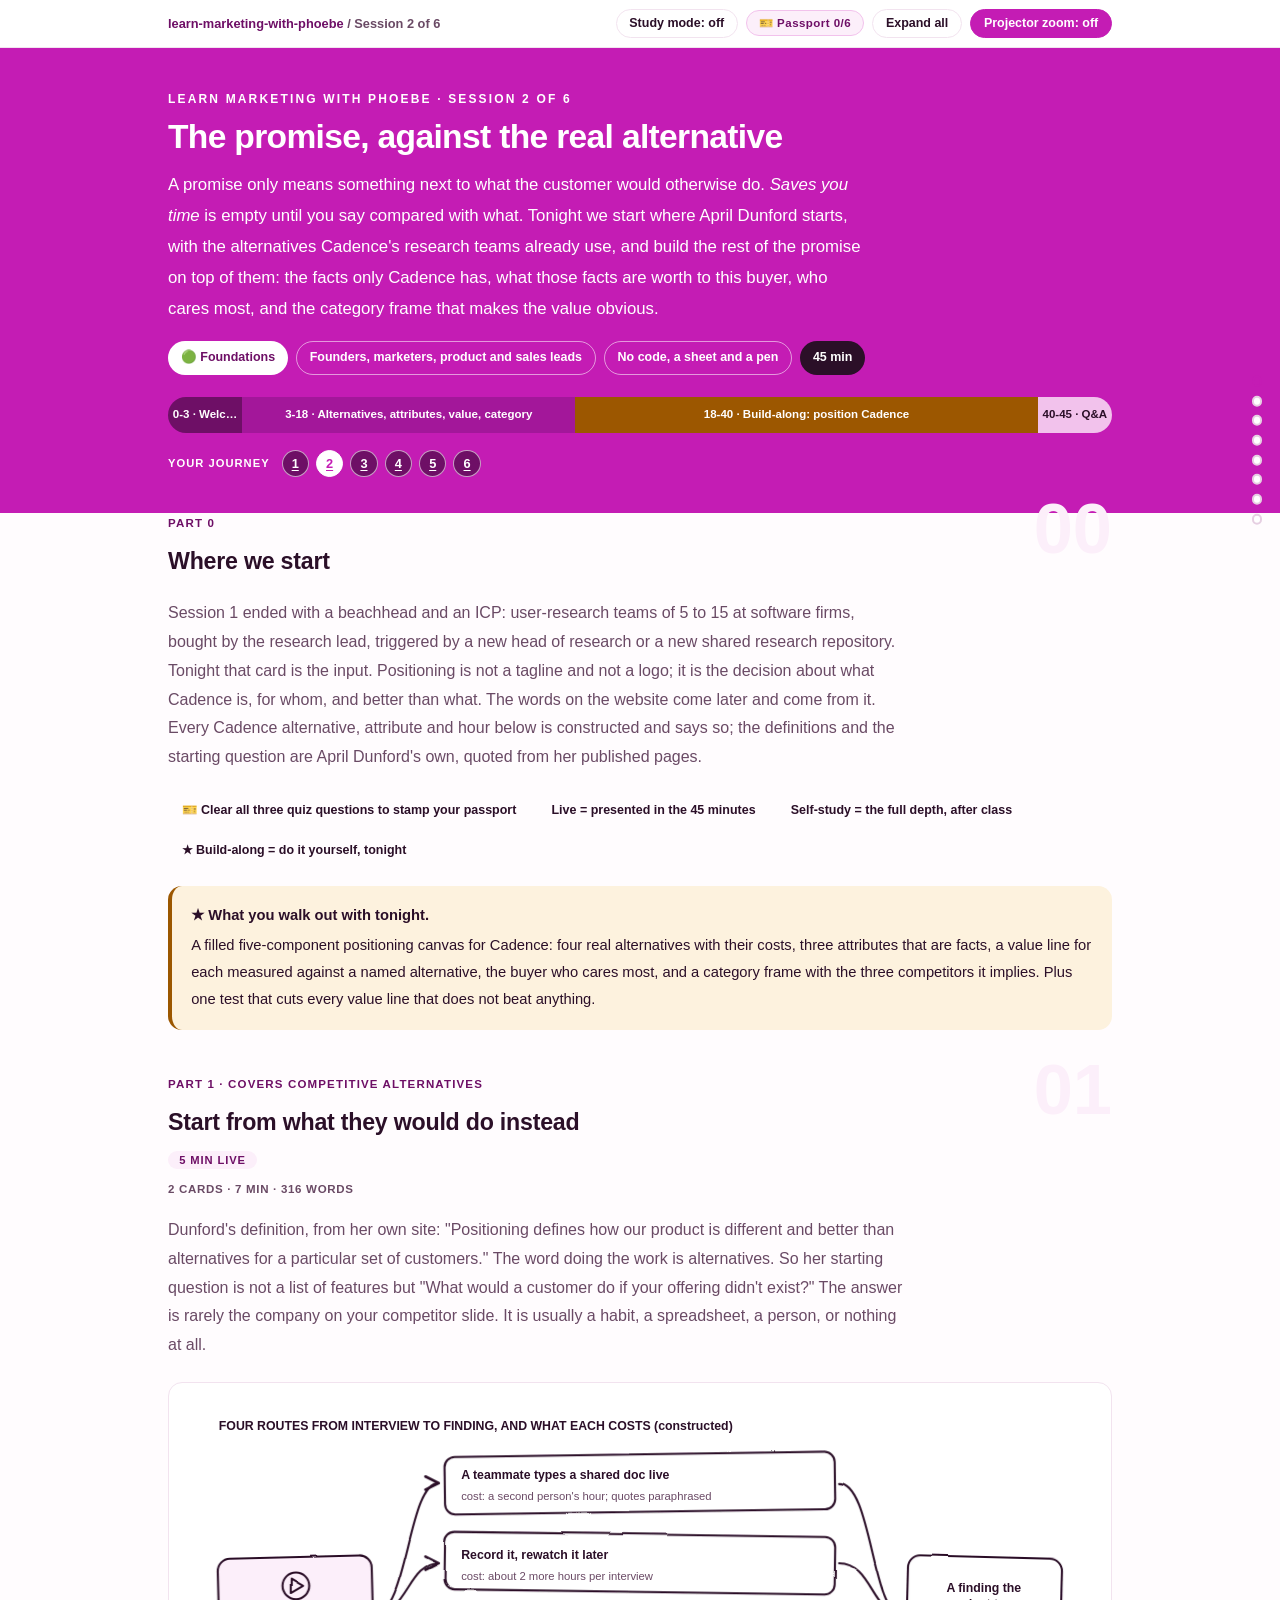
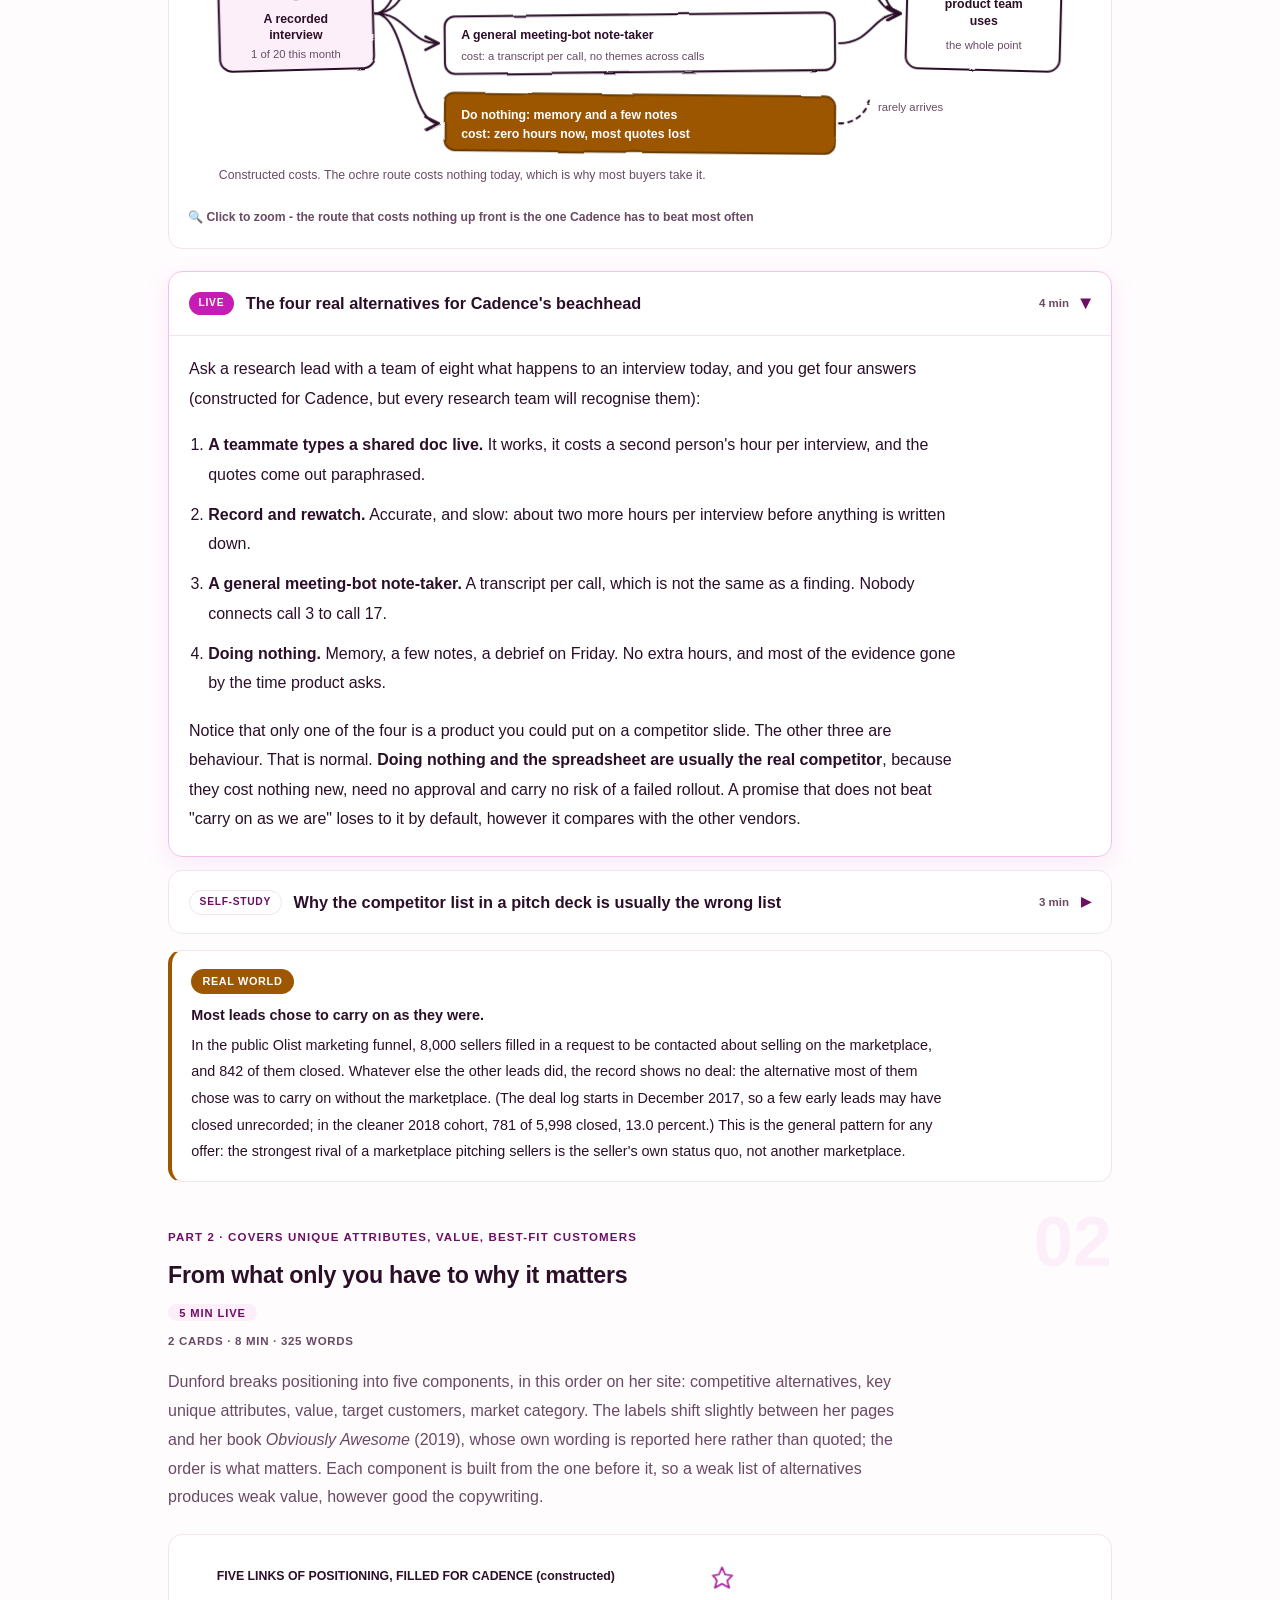
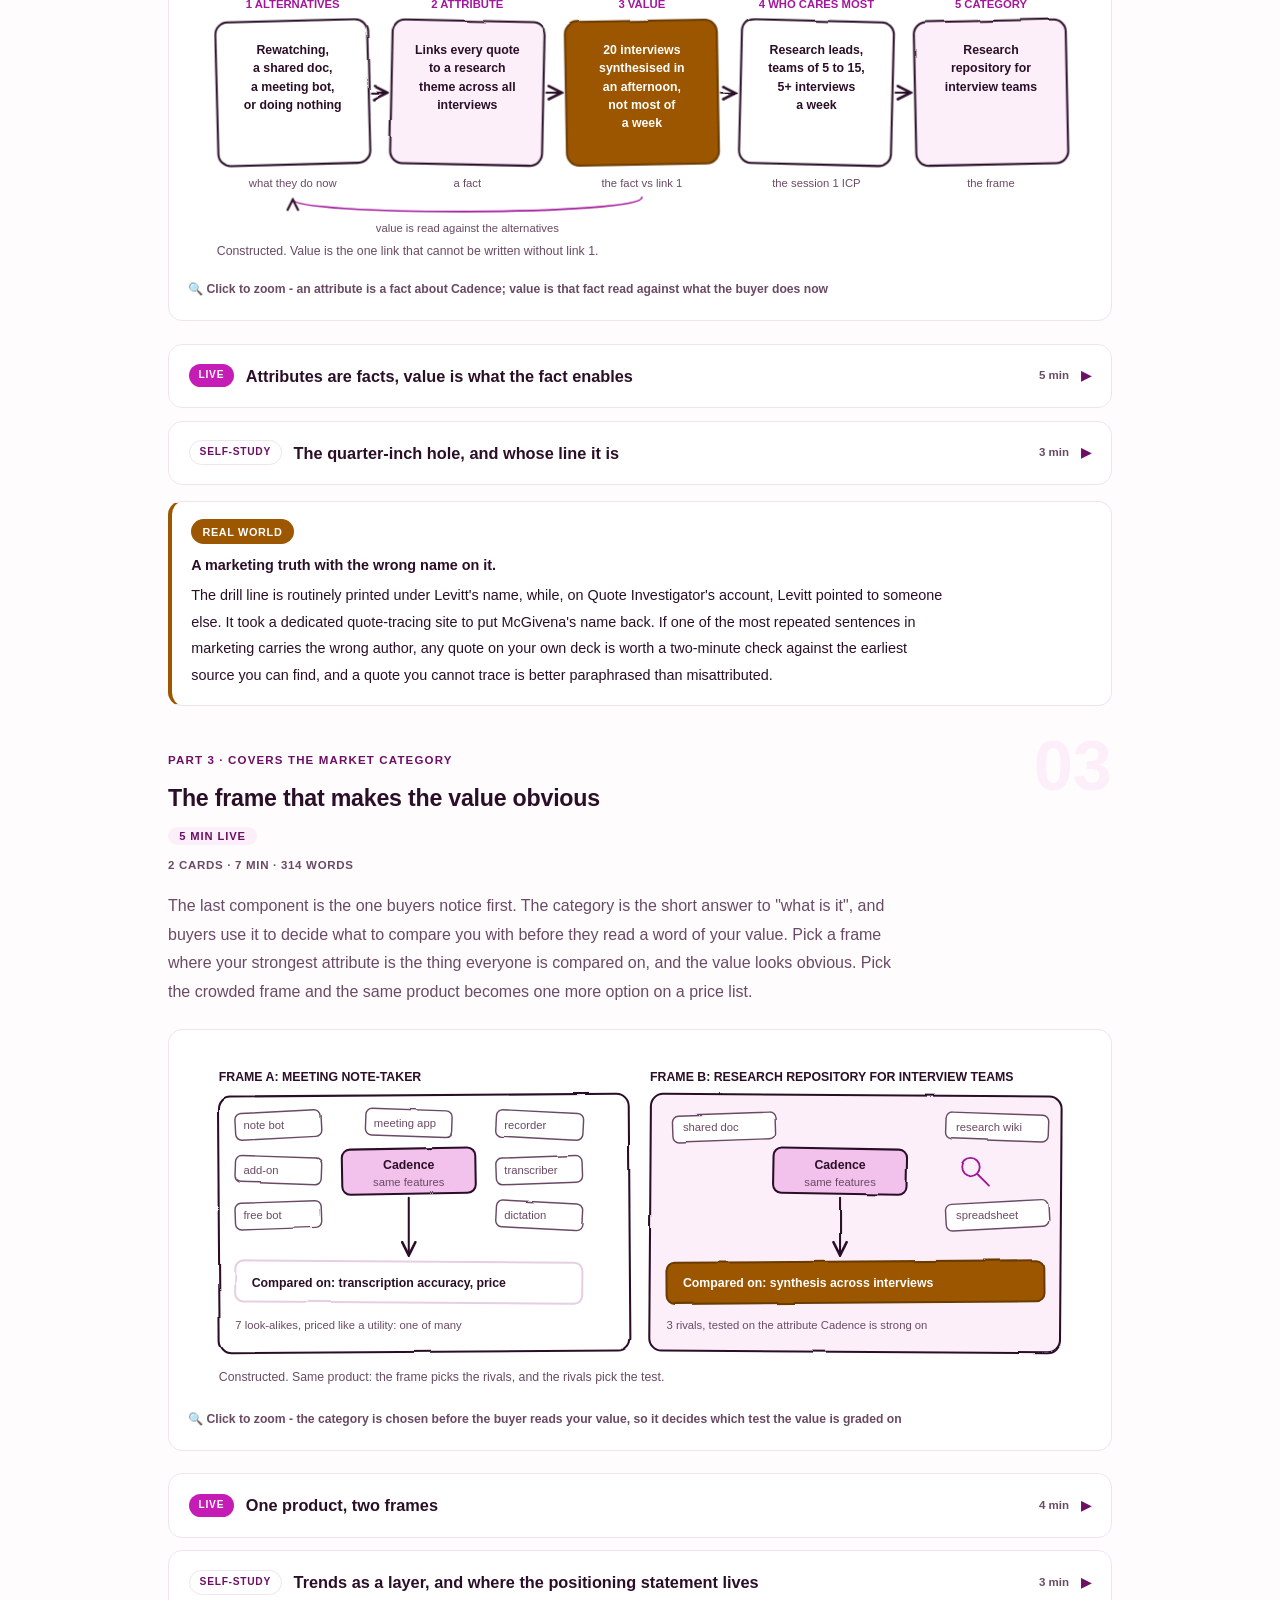
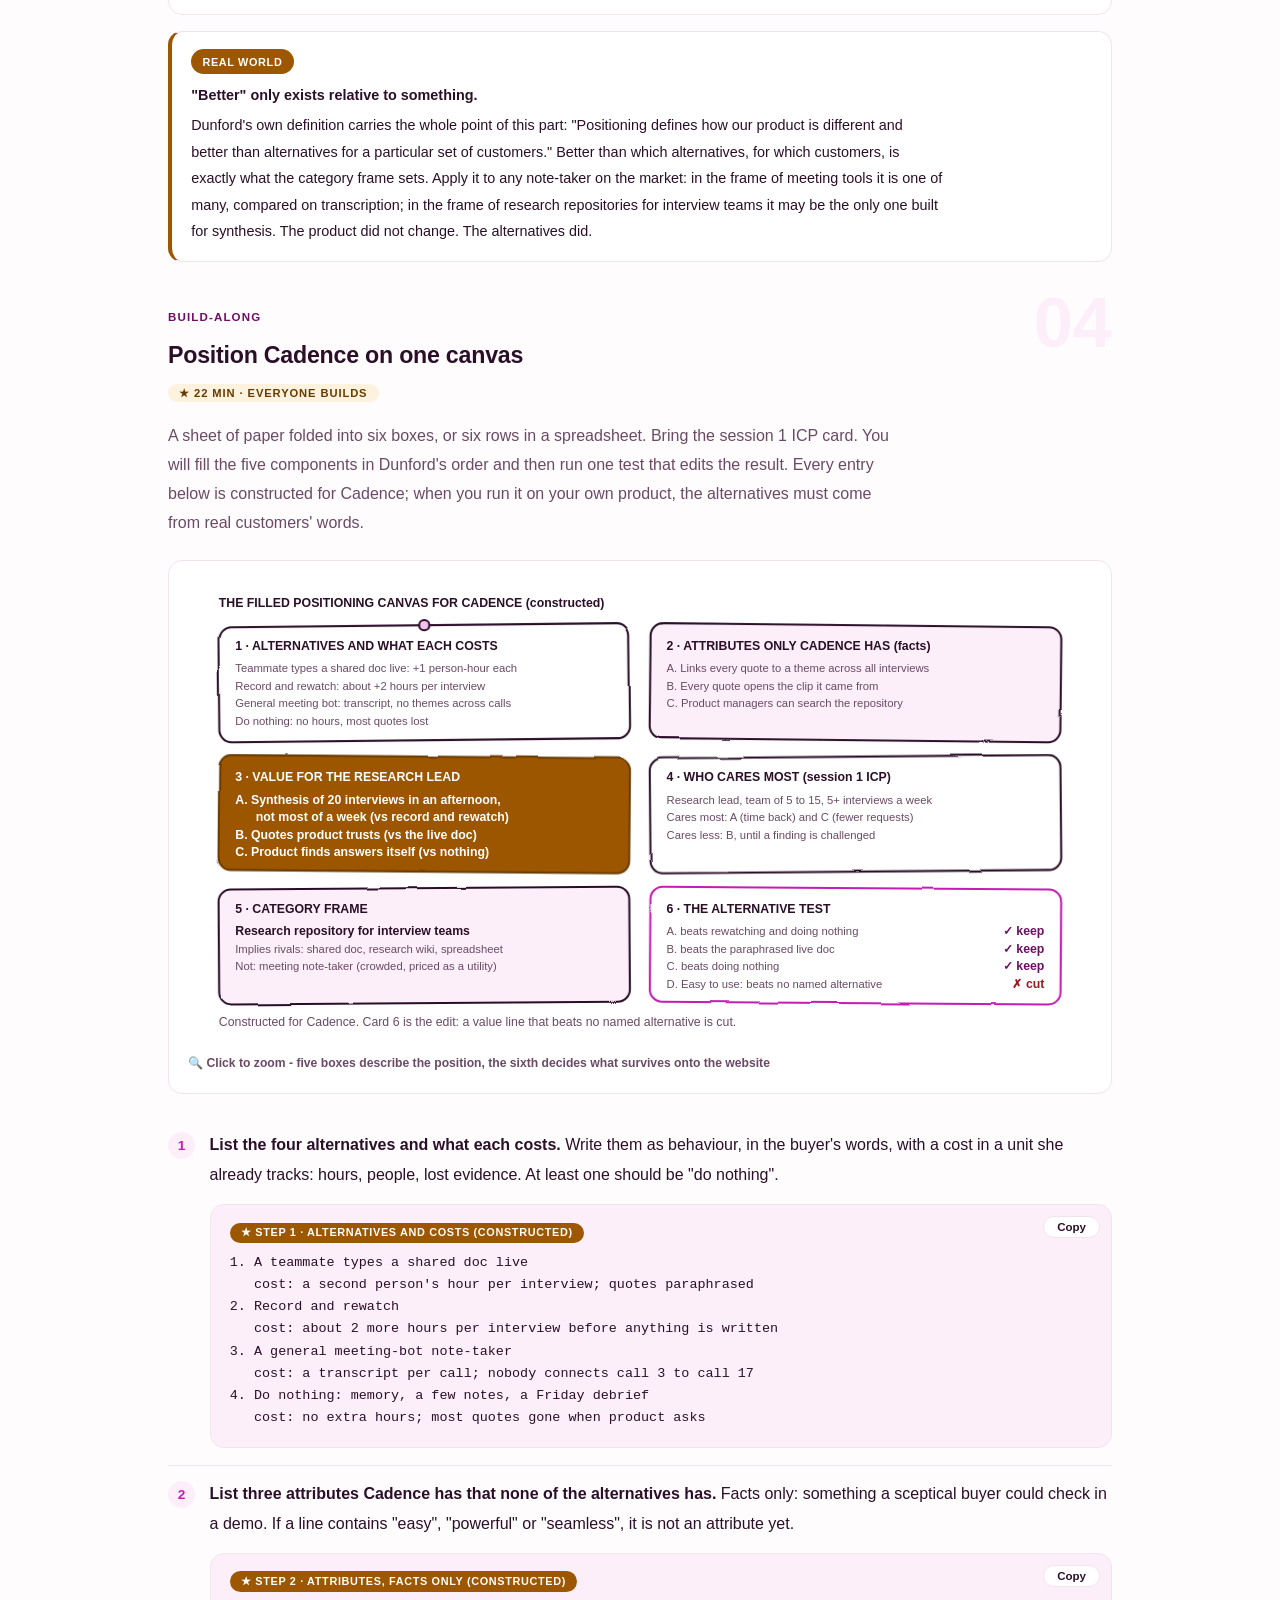
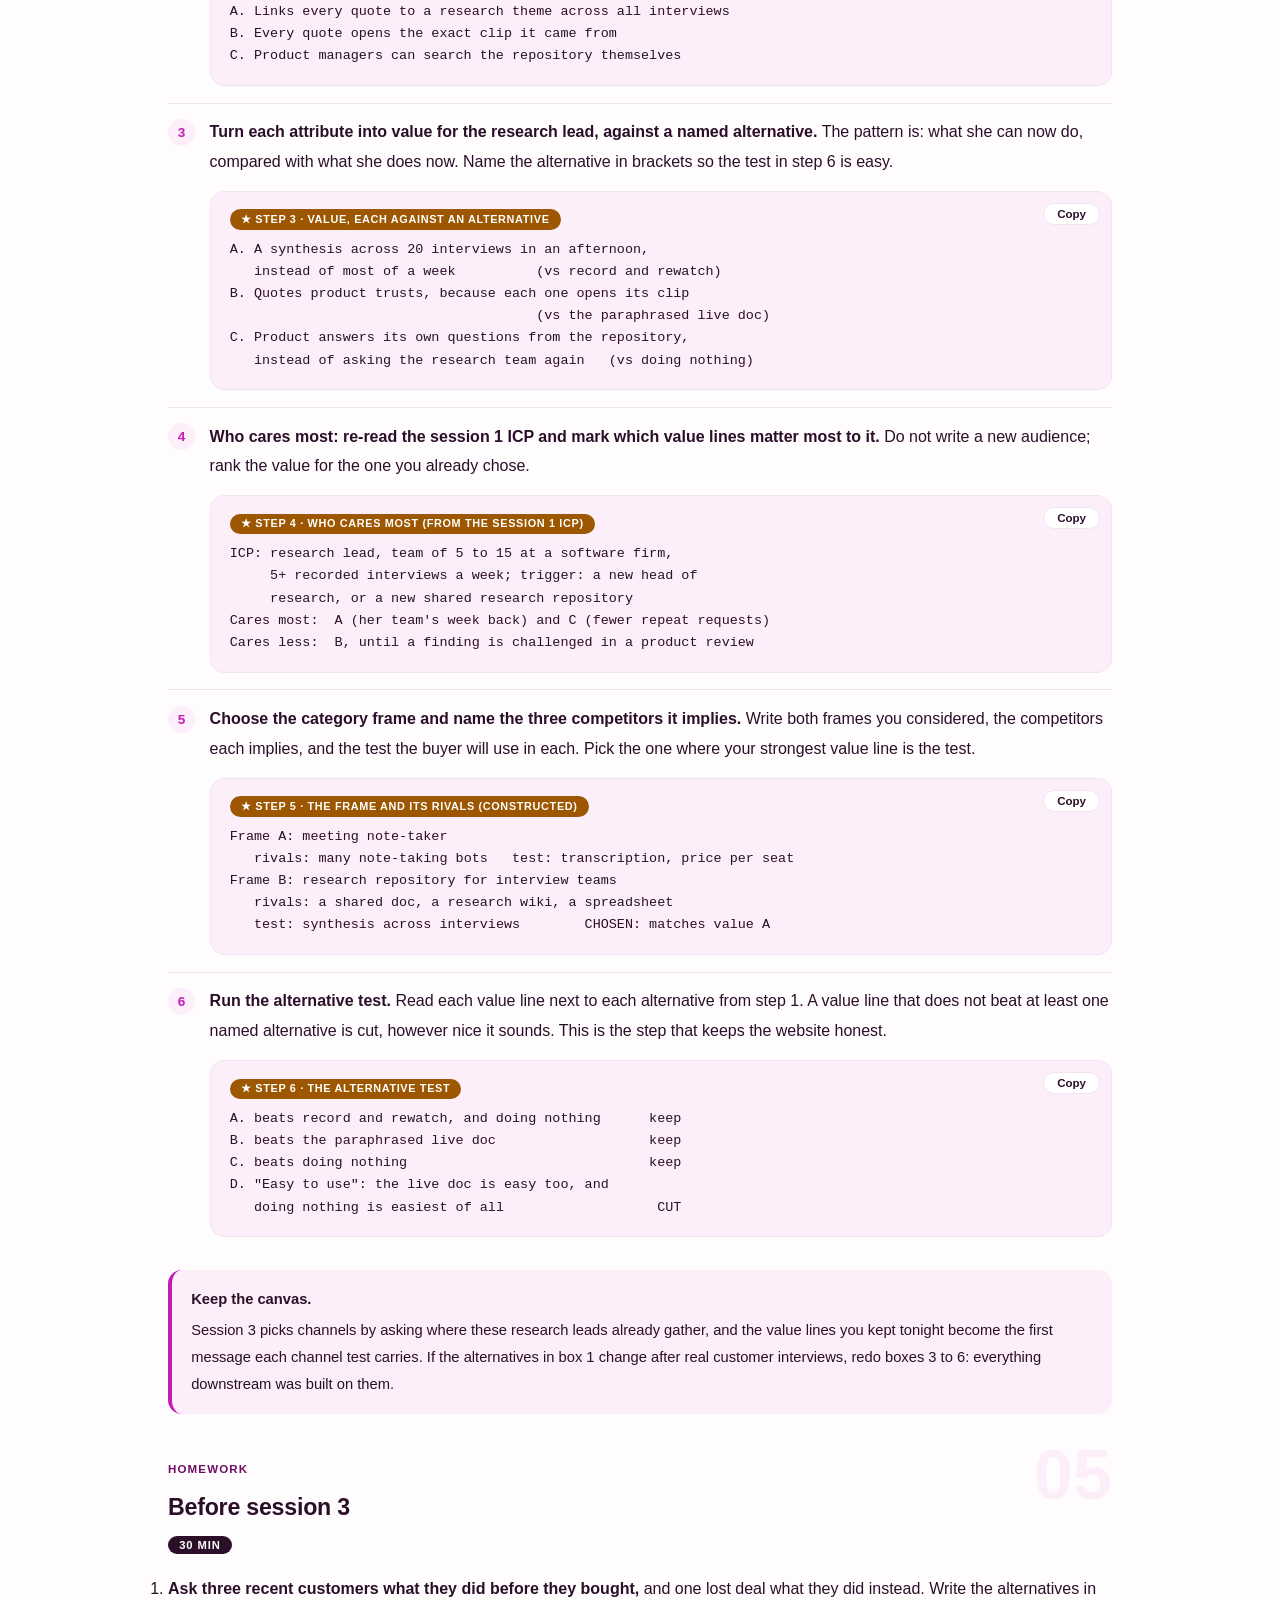
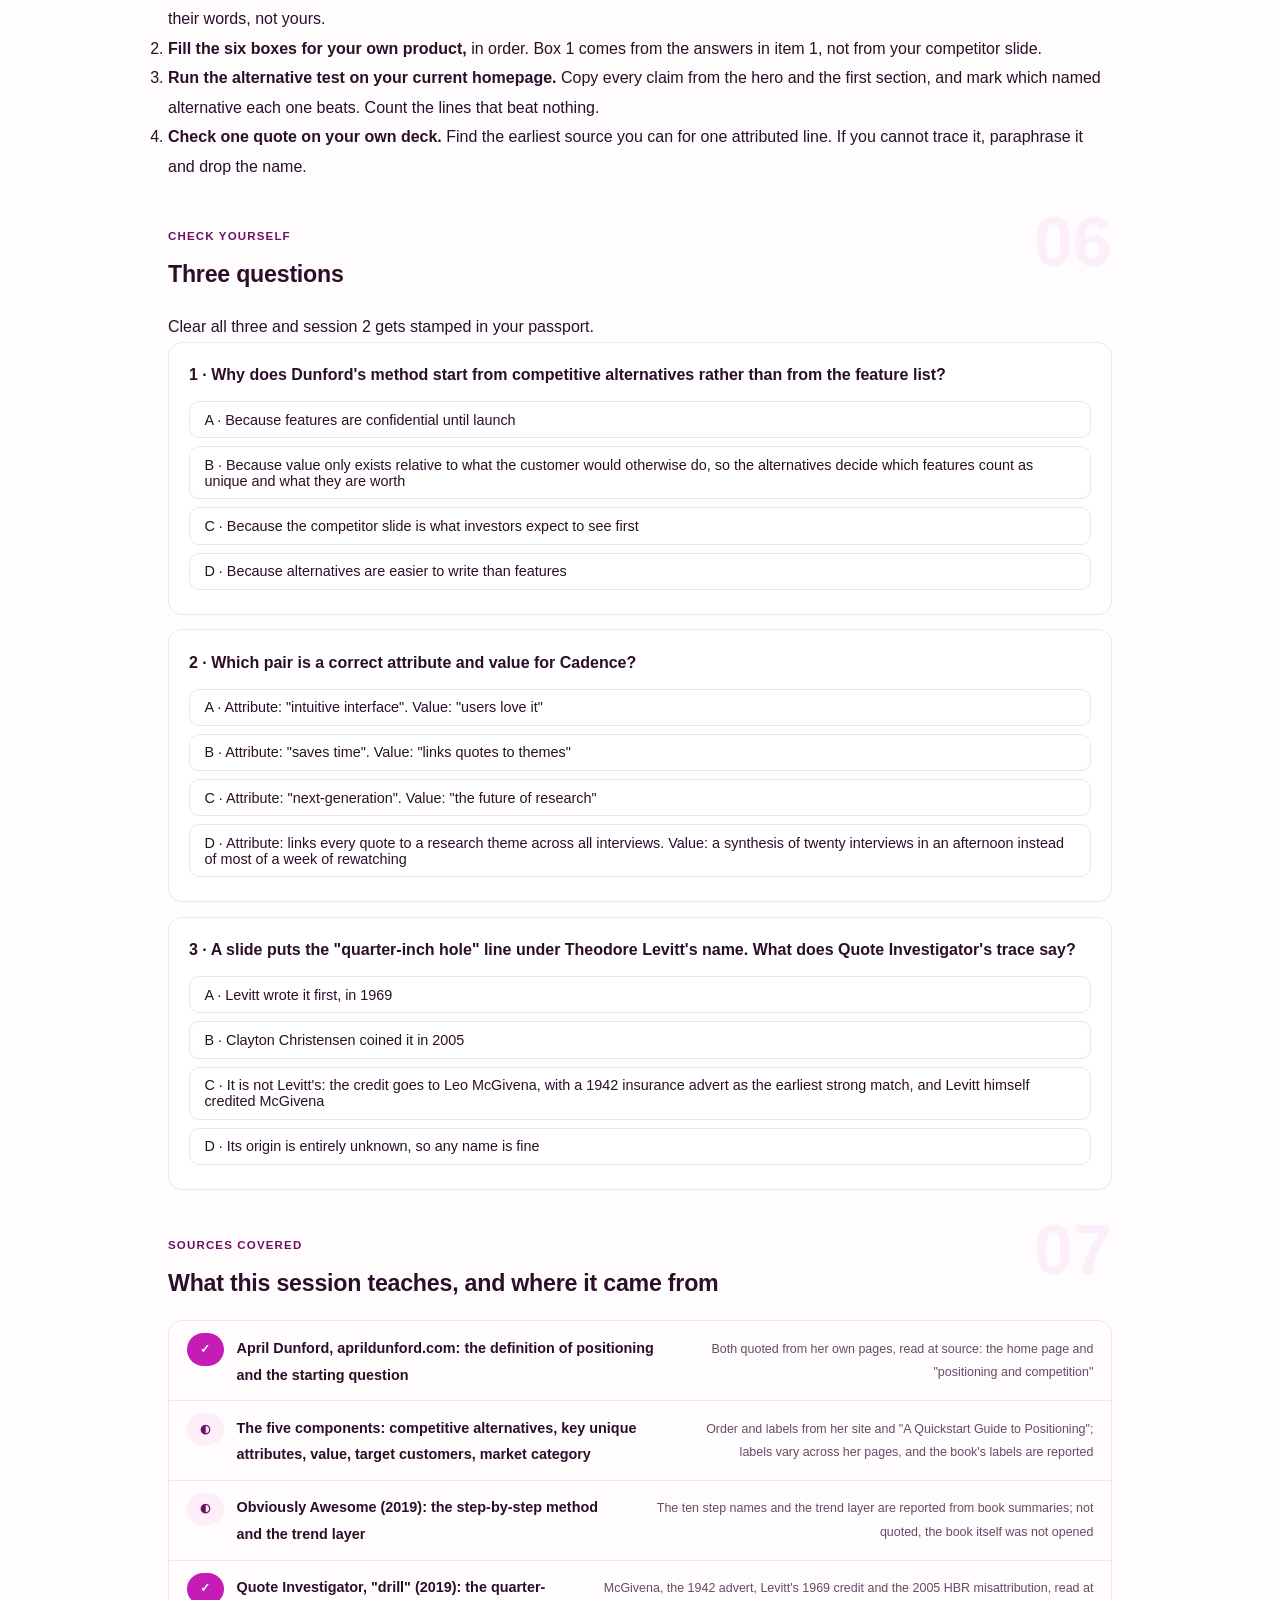
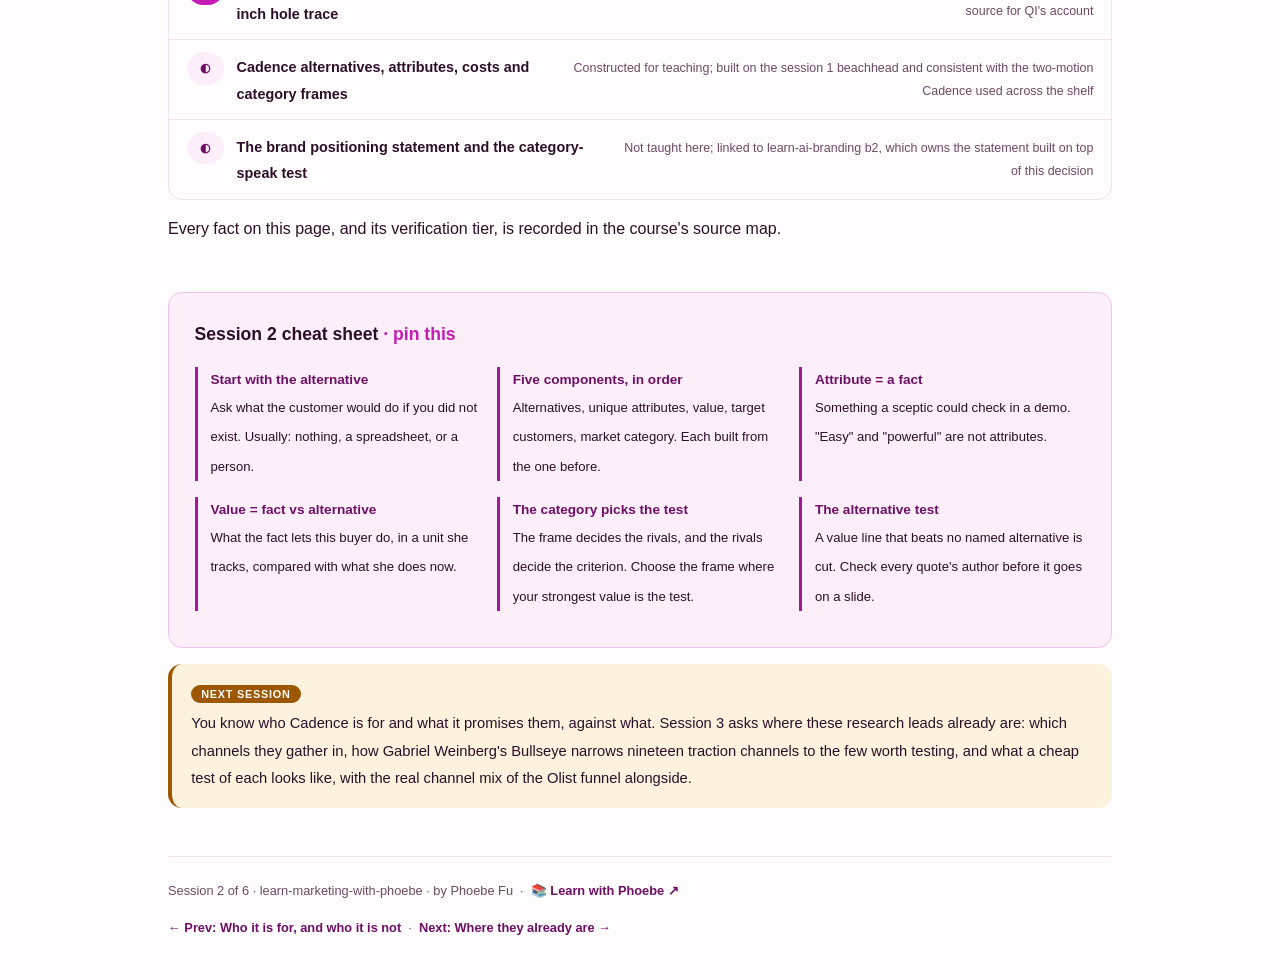
<file: courses/02-the-promise.html>
<!DOCTYPE html>
<html lang="en">
<head>
<meta charset="UTF-8">
<meta name="viewport" content="width=device-width, initial-scale=1.0">
<!-- social:start -->
<meta name="description" content="Session 2 of 6. April Dunford's five components of positioning, built from the competitive alternatives up: attributes, value, who cares most and the market category, filled for a constructed note-taker.">
<meta property="og:type" content="article">
<meta property="og:site_name" content="Learn with Phoebe">
<meta property="og:title" content="The promise, against the real alternative - learn marketing with phoebe">
<meta property="og:description" content="Session 2 of 6. Start from what the customer would do instead. A value line that beats no real alternative gets cut.">
<meta property="og:url" content="https://phoebefu6.github.io/learn-marketing-with-phoebe/courses/02-the-promise.html">
<meta property="og:image" content="https://phoebefu6.github.io/learn-marketing-with-phoebe/assets/og-cover.png">
<meta property="og:image:width" content="1200">
<meta property="og:image:height" content="630">
<meta name="twitter:card" content="summary_large_image">
<meta name="twitter:title" content="The promise, against the real alternative - learn marketing with phoebe">
<meta name="twitter:description" content="Session 2 of 6. Alternatives first, then attributes, value, who cares most and the category frame.">
<meta name="twitter:image" content="https://phoebefu6.github.io/learn-marketing-with-phoebe/assets/og-cover.png">
<!-- social:end -->
<title>Session 2 · The promise, against the real alternative - learn marketing with phoebe</title>
<link rel="stylesheet" href="../assets/style.css?v=22">
</head>
<body>

<div class="toolbar">
  <div class="wrap">
    <span class="crumb"><a href="../index.html">learn-marketing-with-phoebe</a> / Session 2 of 6</span>
    <button class="btn" id="toggle-all" type="button">Expand all</button>
    <button class="btn primary" id="zoom-toggle" type="button">Projector zoom: off</button>
  </div>
</div>

<header class="masthead">
  <div class="wrap">
    <div class="eyebrow">Learn Marketing with Phoebe · Session 2 of 6</div>
    <h1>The promise, against <span class="accent">the real alternative</span></h1>
    <p class="sub">A promise only means something next to what the customer would otherwise do. <em>Saves you time</em> is empty until you say compared with what. Tonight we start where April Dunford starts, with the alternatives Cadence's research teams already use, and build the rest of the promise on top of them: the facts only Cadence has, what those facts are worth to this buyer, who cares most, and the category frame that makes the value obvious.</p>
    <div class="chip-row">
      <span class="chip level">🟢 Foundations</span>
      <span class="chip audience">Founders, marketers, product and sales leads</span>
      <span class="chip audience">No code, a sheet and a pen</span>
      <span class="chip time">45 min</span>
    </div>
    <div class="agenda">
      <span class="a1" style="flex:1">0-3 · Welcome</span>
      <span class="a2" style="flex:5">3-18 · Alternatives, attributes, value, category</span>
      <span class="a3" style="flex:7">18-40 · Build-along: position Cadence</span>
      <span class="a4" style="flex:1">40-45 · Q&amp;A</span>
    </div>
  </div>
</header>

<main class="wrap">

  <section class="section" id="intro">
    <div class="section-kicker">
      <span class="klabel">Part 0</span>
      <h2>Where we start</h2>
    </div>
    <p class="lede">Session 1 ended with a beachhead and an ICP: user-research teams of 5 to 15 at software firms, bought by the research lead, triggered by a new head of research or a new shared research repository. Tonight that card is the input. Positioning is not a tagline and not a logo; it is the decision about what Cadence is, for whom, and better than what. The words on the website come later and come from it. Every Cadence alternative, attribute and hour below is constructed and says so; the definitions and the starting question are April Dunford's own, quoted from her published pages.</p>

    <div class="legend">
      <span class="pill">🎫 Clear all three quiz questions to stamp your passport</span>
      <span class="pill">Live = presented in the 45 minutes</span>
      <span class="pill">Self-study = the full depth, after class</span>
      <span class="pill">★ Build-along = do it yourself, tonight</span>
    </div>

    <div class="callout win">
      <p><strong>★ What you walk out with tonight.</strong> A filled five-component positioning canvas for Cadence: four real alternatives with their costs, three attributes that are facts, a value line for each measured against a named alternative, the buyer who cares most, and a category frame with the three competitors it implies. Plus one test that cuts every value line that does not beat anything.</p>
    </div>
  </section>

  <section class="section" id="part-1">
    <div class="section-kicker">
      <span class="klabel">Part 1 · covers competitive alternatives</span>
      <h2>Start from what they would do instead</h2>
      <span class="tag concept">5 min live</span>
    </div>
    <p class="lede">Dunford's definition, from her own site: "Positioning defines how our product is different and better than alternatives for a particular set of customers." The word doing the work is alternatives. So her starting question is not a list of features but "What would a customer do if your offering didn't exist?" The answer is rarely the company on your competitor slide. It is usually a habit, a spreadsheet, a person, or nothing at all.</p>

    <figure class="zoomable">
      <svg viewBox="0 0 880 384" xmlns="http://www.w3.org/2000/svg" role="img" aria-label="Constructed for Cadence's beachhead. Four routes lead from a recorded interview to a finding the product team uses. A teammate typing a shared doc live costs a second person's hour and paraphrases quotes. Recording and rewatching costs about two more hours per interview. A general meeting-bot note-taker gives a transcript per call but no themes across calls. Doing nothing costs no hours now and loses most quotes; its route stops short of the finding and is highlighted.">
        <defs>
          <filter id="m2aSk" x="-3%" y="-3%" width="106%" height="106%"><feTurbulence type="fractalNoise" baseFrequency="0.02" numOctaves="2" seed="52" result="n"/><feDisplacementMap in="SourceGraphic" in2="n" scale="2.4" xChannelSelector="R" yChannelSelector="G"/></filter>
          <pattern id="m2aHc" patternUnits="userSpaceOnUse" width="7" height="7" patternTransform="rotate(-38)"><line x1="0" y1="0" x2="0" y2="7" stroke="#C41CB4" stroke-width="1" opacity=".5"/></pattern>
          <marker id="m2aAr" viewBox="0 0 10 10" refX="9" refY="5" markerWidth="8" markerHeight="8" orient="auto"><path d="M1 1 L9 5 L1 9" fill="none" stroke="#2B0F28" stroke-width="1.6" stroke-linecap="round"/></marker>
        </defs>
        <style>
          .m2aH { font: 800 12px Inter, sans-serif; fill: #2B0F28; }
          .m2aL { font: 600 12px Inter, sans-serif; fill: #2B0F28; }
          .m2aS { font: 400 11px Inter, sans-serif; fill: #6A4A65; }
          .m2aW { font: 800 12px Inter, sans-serif; fill: #FFFFFF; }
          .m2aN { font: 400 12px Inter, sans-serif; fill: #6A4A65; }
        </style>

        <text class="m2aH" x="30" y="26">FOUR ROUTES FROM INTERVIEW TO FINDING, AND WHAT EACH COSTS (constructed)</text>

        <g filter="url(#m2aSk)" fill="none" stroke="#2B0F28" stroke-width="2" stroke-linecap="round" stroke-linejoin="round">
          <rect x="30" y="150" width="150" height="110" rx="12" transform="rotate(-1.5 105 205)" fill="#FCEFFA"/>
          <rect x="700" y="150" width="150" height="110" rx="12" transform="rotate(1.5 775 205)" fill="#FFFFFF"/>
          <circle cx="105" cy="178" r="13"/>
          <path d="M100 171 L112 178 L100 185 Z"/>
          <rect x="250" y="50" width="380" height="56" rx="10" transform="rotate(-0.8 440 78)" fill="#FFFFFF"/>
          <rect x="250" y="128" width="380" height="56" rx="10" transform="rotate(0.8 440 156)" fill="#FFFFFF"/>
          <rect x="250" y="206" width="380" height="56" rx="10" transform="rotate(-0.6 440 234)" fill="#FFFFFF"/>
          <rect x="250" y="284" width="380" height="56" rx="10" transform="rotate(0.6 440 312)" fill="#9C5700" stroke="#6A3B00"/>
          <path d="M182 205 C214 205 214 78 244 78" marker-end="url(#m2aAr)"/>
          <path d="M182 205 C214 205 214 156 244 156" marker-end="url(#m2aAr)"/>
          <path d="M182 205 C214 205 214 234 244 234" marker-end="url(#m2aAr)"/>
          <path d="M182 205 C214 205 214 312 244 312" marker-end="url(#m2aAr)"/>
          <path d="M634 78 C666 78 666 205 694 205" marker-end="url(#m2aAr)"/>
          <path d="M634 156 C666 156 666 205 694 205" marker-end="url(#m2aAr)"/>
          <path d="M634 234 C666 234 666 205 694 205" marker-end="url(#m2aAr)"/>
          <path d="M634 312 C652 312 660 300 664 290" stroke-dasharray="4 5"/>
        </g>

        <text class="m2aL" x="105" y="214" text-anchor="middle">A recorded</text>
        <text class="m2aL" x="105" y="230" text-anchor="middle">interview</text>
        <text class="m2aS" x="105" y="248" text-anchor="middle">1 of 20 this month</text>

        <text class="m2aL" x="775" y="184" text-anchor="middle">A finding the</text>
        <text class="m2aL" x="775" y="200" text-anchor="middle">product team</text>
        <text class="m2aL" x="775" y="216" text-anchor="middle">uses</text>
        <text class="m2aS" x="775" y="240" text-anchor="middle">the whole point</text>

        <text class="m2aL" x="266" y="74">A teammate types a shared doc live</text>
        <text class="m2aS" x="266" y="94">cost: a second person's hour; quotes paraphrased</text>
        <text class="m2aL" x="266" y="152">Record it, rewatch it later</text>
        <text class="m2aS" x="266" y="172">cost: about 2 more hours per interview</text>
        <text class="m2aL" x="266" y="230">A general meeting-bot note-taker</text>
        <text class="m2aS" x="266" y="250">cost: a transcript per call, no themes across calls</text>
        <text class="m2aW" x="266" y="308">Do nothing: memory and a few notes</text>
        <text class="m2aW" x="266" y="326">cost: zero hours now, most quotes lost</text>
        <text class="m2aS" x="672" y="300">rarely arrives</text>

        <text class="m2aN" x="30" y="366">Constructed costs. The ochre route costs nothing today, which is why most buyers take it.</text>
      </svg>
      <figcaption>🔍 Click to zoom - the route that costs nothing up front is the one Cadence has to beat most often</figcaption>
    </figure>

    <details class="card" open>
      <summary><span class="mode live">Live</span>The four real alternatives for Cadence's beachhead<span class="mini">4 min</span><span class="caret">▶</span></summary>
      <div class="body">
        <p>Ask a research lead with a team of eight what happens to an interview today, and you get four answers (constructed for Cadence, but every research team will recognise them):</p>
        <ol>
          <li><strong>A teammate types a shared doc live.</strong> It works, it costs a second person's hour per interview, and the quotes come out paraphrased.</li>
          <li><strong>Record and rewatch.</strong> Accurate, and slow: about two more hours per interview before anything is written down.</li>
          <li><strong>A general meeting-bot note-taker.</strong> A transcript per call, which is not the same as a finding. Nobody connects call 3 to call 17.</li>
          <li><strong>Doing nothing.</strong> Memory, a few notes, a debrief on Friday. No extra hours, and most of the evidence gone by the time product asks.</li>
        </ol>
        <p>Notice that only one of the four is a product you could put on a competitor slide. The other three are behaviour. That is normal. <strong>Doing nothing and the spreadsheet are usually the real competitor</strong>, because they cost nothing new, need no approval and carry no risk of a failed rollout. A promise that does not beat "carry on as we are" loses to it by default, however it compares with the other vendors.</p>
      </div>
    </details>

    <details class="card">
      <summary><span class="mode self">Self-study</span>Why the competitor list in a pitch deck is usually the wrong list<span class="mini">3 min</span><span class="caret">▶</span></summary>
      <div class="body">
        <p>A pitch-deck competitor slide lists the companies that look like you: same category word, similar homepage, often a two-by-two where you sit alone in the top-right corner. It is built for investors, who ask "who else is doing this". Buyers ask a different question: "what happens if I do not buy anything". Their shortlist is the status quo plus whatever they tried last time.</p>
        <p>The practical fix is cheap. Ask five recent customers what they were doing the week before they bought, and ask five lost deals what they did instead. Write down the answers in their words. If "nothing" or "kept the spreadsheet" appears more than once, that is your primary alternative, and the positioning work starts there rather than with the vendor list.</p>
      </div>
    </details>

    <div class="callout example">
      <span class="ex-pill">Real world</span>
      <p><strong>Most leads chose to carry on as they were.</strong> In the public Olist marketing funnel, 8,000 sellers filled in a request to be contacted about selling on the marketplace, and 842 of them closed. Whatever else the other leads did, the record shows no deal: the alternative most of them chose was to carry on without the marketplace. (The deal log starts in December 2017, so a few early leads may have closed unrecorded; in the cleaner 2018 cohort, 781 of 5,998 closed, 13.0 percent.) This is the general pattern for any offer: the strongest rival of a marketplace pitching sellers is the seller's own status quo, not another marketplace.</p>
    </div>
  </section>

  <section class="section" id="part-2">
    <div class="section-kicker">
      <span class="klabel">Part 2 · covers unique attributes, value, best-fit customers</span>
      <h2>From what only you have to why it matters</h2>
      <span class="tag concept">5 min live</span>
    </div>
    <p class="lede">Dunford breaks positioning into five components, in this order on her site: competitive alternatives, key unique attributes, value, target customers, market category. The labels shift slightly between her pages and her book <em>Obviously Awesome</em> (2019), whose own wording is reported here rather than quoted; the order is what matters. Each component is built from the one before it, so a weak list of alternatives produces weak value, however good the copywriting.</p>

    <figure class="zoomable">
      <svg viewBox="0 0 880 306" xmlns="http://www.w3.org/2000/svg" role="img" aria-label="A five-link chain for Cadence, constructed. Link 1, alternatives: rewatching, a shared doc, a meeting bot, or doing nothing. Link 2, attribute: links every quote to a research theme across all interviews. Link 3, value, highlighted: twenty interviews synthesised in an afternoon, not most of a week. Link 4, who cares most: research leads with teams of 5 to 15 running five or more interviews a week. Link 5, category: research repository for interview teams. A curved arrow shows value is read back against link 1.">
        <defs>
          <filter id="m2bSk" x="-3%" y="-3%" width="106%" height="106%"><feTurbulence type="fractalNoise" baseFrequency="0.02" numOctaves="2" seed="61" result="n"/><feDisplacementMap in="SourceGraphic" in2="n" scale="2.4" xChannelSelector="R" yChannelSelector="G"/></filter>
          <pattern id="m2bHc" patternUnits="userSpaceOnUse" width="7" height="7" patternTransform="rotate(-38)"><line x1="0" y1="0" x2="0" y2="7" stroke="#C41CB4" stroke-width="1" opacity=".5"/></pattern>
          <marker id="m2bAr" viewBox="0 0 10 10" refX="9" refY="5" markerWidth="8" markerHeight="8" orient="auto"><path d="M1 1 L9 5 L1 9" fill="none" stroke="#2B0F28" stroke-width="1.6" stroke-linecap="round"/></marker>
        </defs>
        <style>
          .m2bH { font: 800 12px Inter, sans-serif; fill: #2B0F28; }
          .m2bL { font: 600 12px Inter, sans-serif; fill: #2B0F28; }
          .m2bS { font: 400 11px Inter, sans-serif; fill: #6A4A65; }
          .m2bW { font: 800 12px Inter, sans-serif; fill: #FFFFFF; }
          .m2bA { font: 700 11px Inter, sans-serif; fill: #A3179A; }
          .m2bN { font: 400 12px Inter, sans-serif; fill: #6A4A65; }
        </style>

        <text class="m2bH" x="28" y="24">FIVE LINKS OF POSITIONING, FILLED FOR CADENCE (constructed)</text>
        <text class="m2bA" x="102" y="52" text-anchor="middle">1 ALTERNATIVES</text>
        <text class="m2bA" x="272" y="52" text-anchor="middle">2 ATTRIBUTE</text>
        <text class="m2bA" x="442" y="52" text-anchor="middle">3 VALUE</text>
        <text class="m2bA" x="612" y="52" text-anchor="middle">4 WHO CARES MOST</text>
        <text class="m2bA" x="782" y="52" text-anchor="middle">5 CATEGORY</text>

        <g filter="url(#m2bSk)" fill="none" stroke="#2B0F28" stroke-width="2" stroke-linecap="round" stroke-linejoin="round">
          <path d="M520 12 L523 19 L530 20 L525 25 L527 32 L520 28 L513 32 L515 25 L510 20 L517 19 Z" stroke="#A3179A" stroke-width="1.6"/>
          <rect x="28" y="64" width="148" height="140" rx="12" transform="rotate(-1.5 102 134)" fill="#FFFFFF"/>
          <rect x="198" y="64" width="148" height="140" rx="12" transform="rotate(1.2 272 134)" fill="#FCEFFA"/>
          <rect x="368" y="64" width="148" height="140" rx="12" transform="rotate(-1 442 134)" fill="#9C5700" stroke="#6A3B00"/>
          <rect x="538" y="64" width="148" height="140" rx="12" transform="rotate(1.4 612 134)" fill="#FFFFFF"/>
          <rect x="708" y="64" width="148" height="140" rx="12" transform="rotate(-1.2 782 134)" fill="#FCEFFA"/>
          <path d="M179 134 L194 134" marker-end="url(#m2bAr)"/>
          <path d="M349 134 L364 134" marker-end="url(#m2bAr)"/>
          <path d="M519 134 L534 134" marker-end="url(#m2bAr)"/>
          <path d="M689 134 L704 134" marker-end="url(#m2bAr)"/>
          <path d="M442 236 C442 254 102 254 102 238" marker-end="url(#m2bAr)" stroke="#A3179A" stroke-width="1.6"/>
        </g>

        <text class="m2bL" x="102" y="96" text-anchor="middle">Rewatching,</text>
        <text class="m2bL" x="102" y="114" text-anchor="middle">a shared doc,</text>
        <text class="m2bL" x="102" y="132" text-anchor="middle">a meeting bot,</text>
        <text class="m2bL" x="102" y="150" text-anchor="middle">or doing nothing</text>

        <text class="m2bL" x="272" y="96" text-anchor="middle">Links every quote</text>
        <text class="m2bL" x="272" y="114" text-anchor="middle">to a research</text>
        <text class="m2bL" x="272" y="132" text-anchor="middle">theme across all</text>
        <text class="m2bL" x="272" y="150" text-anchor="middle">interviews</text>

        <text class="m2bW" x="442" y="96" text-anchor="middle">20 interviews</text>
        <text class="m2bW" x="442" y="114" text-anchor="middle">synthesised in</text>
        <text class="m2bW" x="442" y="132" text-anchor="middle">an afternoon,</text>
        <text class="m2bW" x="442" y="150" text-anchor="middle">not most of</text>
        <text class="m2bW" x="442" y="168" text-anchor="middle">a week</text>

        <text class="m2bL" x="612" y="96" text-anchor="middle">Research leads,</text>
        <text class="m2bL" x="612" y="114" text-anchor="middle">teams of 5 to 15,</text>
        <text class="m2bL" x="612" y="132" text-anchor="middle">5+ interviews</text>
        <text class="m2bL" x="612" y="150" text-anchor="middle">a week</text>

        <text class="m2bL" x="782" y="96" text-anchor="middle">Research</text>
        <text class="m2bL" x="782" y="114" text-anchor="middle">repository for</text>
        <text class="m2bL" x="782" y="132" text-anchor="middle">interview teams</text>

        <text class="m2bS" x="102" y="226" text-anchor="middle">what they do now</text>
        <text class="m2bS" x="272" y="226" text-anchor="middle">a fact</text>
        <text class="m2bS" x="442" y="226" text-anchor="middle">the fact vs link 1</text>
        <text class="m2bS" x="612" y="226" text-anchor="middle">the session 1 ICP</text>
        <text class="m2bS" x="782" y="226" text-anchor="middle">the frame</text>
        <text class="m2bS" x="272" y="270" text-anchor="middle">value is read against the alternatives</text>

        <text class="m2bN" x="28" y="292">Constructed. Value is the one link that cannot be written without link 1.</text>
      </svg>
      <figcaption>🔍 Click to zoom - an attribute is a fact about Cadence; value is that fact read against what the buyer does now</figcaption>
    </figure>

    <details class="card">
      <summary><span class="mode live">Live</span>Attributes are facts, value is what the fact enables<span class="mini">5 min</span><span class="caret">▶</span></summary>
      <div class="body">
        <p><strong>A key unique attribute</strong> is something Cadence has or does that the alternatives do not. It should be checkable: a feature, a method, a piece of expertise, a delivery model. "Powerful" and "intuitive" are not attributes; nobody can check them, and every rival claims them.</p>
        <p><strong>Value</strong> is what the attribute lets this customer do, stated against the alternative they would otherwise use. The attribute (constructed): Cadence <em>links every quote to a research theme across all interviews</em>. The value, against record-and-rewatch: <em>a synthesis across twenty interviews in an afternoon instead of most of a week</em>. Same fact, now with a unit the research lead already measures, her team's week.</p>
        <p>Then <strong>target customers</strong>: not everyone who could use it, but the accounts who care most about that value. A solo freelancer with two interviews a month barely notices the saving; a team of eight running 5+ interviews a week notices it every Friday. That is why the build-along re-reads the session 1 ICP instead of writing a new one.</p>
      </div>
    </details>

    <details class="card">
      <summary><span class="mode self">Self-study</span>The quarter-inch hole, and whose line it is<span class="mini">3 min</span><span class="caret">▶</span></summary>
      <div class="body">
        <p>The most quoted version of the attribute-to-value idea is the drill and the "quarter-inch hole": people do not want the tool, they want the outcome it produces. It is a good idea and a badly attributed one. Slides usually credit it to Theodore Levitt.</p>
        <p>Quote Investigator traced it. Its account, read at source: the earliest strong match is a 1942 insurance advertisement, it credits Leo McGivena, a newspaper publicity manager, and suspects the saying circulated even earlier; Levitt himself credited McGivena in his 1969 book <em>The Marketing Mode</em>, and a 2005 Harvard Business Review article by Clayton Christensen helped spread the attribution to Levitt. So the honest citation is "an idea usually credited to Levitt, who credited Leo McGivena".</p>
        <p>The lesson for positioning is the same as the line's: buyers pay for the outcome against their current way of getting it. The lesson for your slides is separate: check the name before you put it under a quote.</p>
      </div>
    </details>

    <div class="callout example">
      <span class="ex-pill">Real world</span>
      <p><strong>A marketing truth with the wrong name on it.</strong> The drill line is routinely printed under Levitt's name, while, on Quote Investigator's account, Levitt pointed to someone else. It took a dedicated quote-tracing site to put McGivena's name back. If one of the most repeated sentences in marketing carries the wrong author, any quote on your own deck is worth a two-minute check against the earliest source you can find, and a quote you cannot trace is better paraphrased than misattributed.</p>
    </div>
  </section>

  <section class="section" id="part-3">
    <div class="section-kicker">
      <span class="klabel">Part 3 · covers the market category</span>
      <h2>The frame that makes the value obvious</h2>
      <span class="tag concept">5 min live</span>
    </div>
    <p class="lede">The last component is the one buyers notice first. The category is the short answer to "what is it", and buyers use it to decide what to compare you with before they read a word of your value. Pick a frame where your strongest attribute is the thing everyone is compared on, and the value looks obvious. Pick the crowded frame and the same product becomes one more option on a price list.</p>

    <figure class="zoomable">
      <svg viewBox="0 0 880 340" xmlns="http://www.w3.org/2000/svg" role="img" aria-label="Constructed comparison. The same Cadence product box placed in two category frames. Frame A, meeting note-taker: seven look-alike rivals around it, and the buyer compares on transcription accuracy and price, so Cadence is one of many priced like a utility. Frame B, research repository for interview teams: three rivals, a shared doc, a research wiki and a spreadsheet, and the buyer compares on synthesis across interviews, which is highlighted as Cadence's strong attribute.">
        <defs>
          <filter id="m2cSk" x="-3%" y="-3%" width="106%" height="106%"><feTurbulence type="fractalNoise" baseFrequency="0.02" numOctaves="2" seed="73" result="n"/><feDisplacementMap in="SourceGraphic" in2="n" scale="2.4" xChannelSelector="R" yChannelSelector="G"/></filter>
          <pattern id="m2cHc" patternUnits="userSpaceOnUse" width="7" height="7" patternTransform="rotate(-38)"><line x1="0" y1="0" x2="0" y2="7" stroke="#C41CB4" stroke-width="1" opacity=".5"/></pattern>
          <marker id="m2cAr" viewBox="0 0 10 10" refX="9" refY="5" markerWidth="8" markerHeight="8" orient="auto"><path d="M1 1 L9 5 L1 9" fill="none" stroke="#2B0F28" stroke-width="1.6" stroke-linecap="round"/></marker>
        </defs>
        <style>
          .m2cH { font: 800 12px Inter, sans-serif; fill: #2B0F28; }
          .m2cL { font: 600 12px Inter, sans-serif; fill: #2B0F28; }
          .m2cS { font: 400 11px Inter, sans-serif; fill: #6A4A65; }
          .m2cW { font: 800 12px Inter, sans-serif; fill: #FFFFFF; }
          .m2cN { font: 400 12px Inter, sans-serif; fill: #6A4A65; }
        </style>

        <text class="m2cH" x="30" y="30">FRAME A: MEETING NOTE-TAKER</text>
        <text class="m2cH" x="450" y="30">FRAME B: RESEARCH REPOSITORY FOR INTERVIEW TEAMS</text>

        <g filter="url(#m2cSk)" fill="none" stroke="#2B0F28" stroke-width="2" stroke-linecap="round" stroke-linejoin="round">
          <rect x="30" y="44" width="400" height="250" rx="12" transform="rotate(-0.4 230 169)" fill="#FFFFFF"/>
          <rect x="450" y="44" width="400" height="250" rx="12" transform="rotate(0.4 650 169)" fill="#FCEFFA"/>
          <!-- frame A: the same product among seven look-alikes -->
          <rect x="150" y="96" width="130" height="44" rx="8" transform="rotate(-1 215 118)" fill="#F2C2EC"/>
          <rect x="46" y="60" width="84" height="26" rx="6" transform="rotate(-3 88 73)" fill="#FFFFFF" stroke="#6A4A65" stroke-width="1.4"/>
          <rect x="173" y="58" width="84" height="26" rx="6" transform="rotate(2 215 71)" fill="#FFFFFF" stroke="#6A4A65" stroke-width="1.4"/>
          <rect x="300" y="60" width="84" height="26" rx="6" transform="rotate(3 342 73)" fill="#FFFFFF" stroke="#6A4A65" stroke-width="1.4"/>
          <rect x="46" y="104" width="84" height="26" rx="6" transform="rotate(2 88 117)" fill="#FFFFFF" stroke="#6A4A65" stroke-width="1.4"/>
          <rect x="300" y="104" width="84" height="26" rx="6" transform="rotate(-2 342 117)" fill="#FFFFFF" stroke="#6A4A65" stroke-width="1.4"/>
          <rect x="46" y="148" width="84" height="26" rx="6" transform="rotate(-2 88 161)" fill="#FFFFFF" stroke="#6A4A65" stroke-width="1.4"/>
          <rect x="300" y="148" width="84" height="26" rx="6" transform="rotate(3 342 161)" fill="#FFFFFF" stroke="#6A4A65" stroke-width="1.4"/>
          <rect x="46" y="206" width="338" height="40" rx="8" transform="rotate(0.4 215 226)" fill="#FFFFFF" stroke="#E6CFE2"/>
          <path d="M215 144 L215 200" marker-end="url(#m2cAr)"/>
          <!-- frame B: the same product among three rivals -->
          <rect x="570" y="96" width="130" height="44" rx="8" transform="rotate(1 635 118)" fill="#F2C2EC"/>
          <rect x="472" y="62" width="100" height="26" rx="6" transform="rotate(-2 522 75)" fill="#FFFFFF" stroke="#6A4A65" stroke-width="1.4"/>
          <rect x="738" y="62" width="100" height="26" rx="6" transform="rotate(2 788 75)" fill="#FFFFFF" stroke="#6A4A65" stroke-width="1.4"/>
          <rect x="738" y="148" width="100" height="26" rx="6" transform="rotate(-3 788 161)" fill="#FFFFFF" stroke="#6A4A65" stroke-width="1.4"/>
          <rect x="466" y="206" width="368" height="40" rx="8" transform="rotate(-0.4 650 226)" fill="#9C5700" stroke="#6A3B00"/>
          <path d="M635 144 L635 200" marker-end="url(#m2cAr)"/>
          <!-- doodle: the buyer's magnifier -->
          <circle cx="762" cy="114" r="9" stroke="#A3179A" stroke-width="1.8"/>
          <path d="M769 121 L780 132" stroke="#A3179A" stroke-width="1.8"/>
        </g>

        <text class="m2cL" x="215" y="116" text-anchor="middle">Cadence</text>
        <text class="m2cS" x="215" y="132" text-anchor="middle">same features</text>
        <text class="m2cS" x="54" y="77">note bot</text>
        <text class="m2cS" x="181" y="75">meeting app</text>
        <text class="m2cS" x="308" y="77">recorder</text>
        <text class="m2cS" x="54" y="121">add-on</text>
        <text class="m2cS" x="308" y="121">transcriber</text>
        <text class="m2cS" x="54" y="165">free bot</text>
        <text class="m2cS" x="308" y="165">dictation</text>
        <text class="m2cL" x="62" y="231">Compared on: transcription accuracy, price</text>
        <text class="m2cS" x="46" y="272">7 look-alikes, priced like a utility: one of many</text>

        <text class="m2cL" x="635" y="116" text-anchor="middle">Cadence</text>
        <text class="m2cS" x="635" y="132" text-anchor="middle">same features</text>
        <text class="m2cS" x="482" y="79">shared doc</text>
        <text class="m2cS" x="748" y="79">research wiki</text>
        <text class="m2cS" x="748" y="165">spreadsheet</text>
        <text class="m2cW" x="482" y="231">Compared on: synthesis across interviews</text>
        <text class="m2cS" x="466" y="272">3 rivals, tested on the attribute Cadence is strong on</text>

        <text class="m2cN" x="30" y="322">Constructed. Same product: the frame picks the rivals, and the rivals pick the test.</text>
      </svg>
      <figcaption>🔍 Click to zoom - the category is chosen before the buyer reads your value, so it decides which test the value is graded on</figcaption>
    </figure>

    <details class="card">
      <summary><span class="mode live">Live</span>One product, two frames<span class="mini">4 min</span><span class="caret">▶</span></summary>
      <div class="body">
        <p>Put Cadence in the frame <strong>"meeting note-taker"</strong> and the buyer knows exactly what to do: line it up against the many note-taking bots, compare transcription accuracy, compare price per seat. That frame is crowded, priced like a utility, and graded on a test where Cadence is merely fine. Put the same product in <strong>"research repository for interview teams"</strong> and the shortlist changes to a shared doc, a research wiki and a spreadsheet, and the test becomes synthesis across interviews, the attribute Cadence is strongest on. Both comparisons are constructed for teaching; the mechanism is not.</p>
        <p>The category decides which competitors the buyer lines you up against, and the competitors decide the criterion. Choose the frame by asking: in which frame is our strongest attribute the main thing people compare? A frame that is too new needs explaining before it helps; a frame that is too crowded hides you. The useful frame is one the buyer already understands, where you win on the test it implies.</p>
      </div>
    </details>

    <details class="card">
      <summary><span class="mode self">Self-study</span>Trends as a layer, and where the positioning statement lives<span class="mini">3 min</span><span class="caret">▶</span></summary>
      <div class="body">
        <p>Book summaries of <em>Obviously Awesome</em> report that Dunford treats a relevant trend as an optional layer added on top of the five components, not a sixth component, and that she warns against bolting a fashionable trend onto a product it does not fit. That is reported from summaries, not quoted. The working rule follows from the five-component logic anyway: a trend helps only if it makes your value more urgent for your best-fit customers, and it hurts if it puts you in the crowded frame.</p>
        <p>Turning a finished positioning into a brand <strong>positioning statement</strong> ("For [audience] who [moment], Cadence is the [category] that...") and testing whether the category words sound like the buyer's own speech is brand work, taught in the AI branding course's positioning page: <a href="https://phoebefu6.github.io/learn-ai-branding-with-phoebe/courses/b2-positioning-strategy.html">learn-ai-branding b2, positioning strategy</a>. Tonight is the decision underneath that statement. Bring tonight's canvas to that page and the statement nearly writes itself.</p>
      </div>
    </details>

    <div class="callout example">
      <span class="ex-pill">Real world</span>
      <p><strong>"Better" only exists relative to something.</strong> Dunford's own definition carries the whole point of this part: "Positioning defines how our product is different and better than alternatives for a particular set of customers." Better than which alternatives, for which customers, is exactly what the category frame sets. Apply it to any note-taker on the market: in the frame of meeting tools it is one of many, compared on transcription; in the frame of research repositories for interview teams it may be the only one built for synthesis. The product did not change. The alternatives did.</p>
    </div>
  </section>

  <section class="section" id="demo-1">
    <div class="section-kicker">
      <span class="klabel">Build-along</span>
      <h2>Position Cadence on one canvas</h2>
      <span class="tag demo">★ 22 min · everyone builds</span>
    </div>
    <p class="lede">A sheet of paper folded into six boxes, or six rows in a spreadsheet. Bring the session 1 ICP card. You will fill the five components in Dunford's order and then run one test that edits the result. Every entry below is constructed for Cadence; when you run it on your own product, the alternatives must come from real customers' words.</p>

    <figure class="zoomable">
      <svg viewBox="0 0 880 450" xmlns="http://www.w3.org/2000/svg" role="img" aria-label="The filled positioning canvas for Cadence, constructed, as six hand-drawn cards. Card 1, alternatives and costs: live doc plus one person-hour, record and rewatch about two more hours, meeting bot with no themes across calls, doing nothing loses most quotes. Card 2, three attributes. Card 3, highlighted, value for the research lead, each against a named alternative. Card 4, who cares most from the session 1 ICP. Card 5, the category frame and the three competitors it implies. Card 6, the alternative test: three value lines kept, one line, easy to use, cut because it beats no named alternative.">
        <defs>
          <filter id="m2dSk" x="-3%" y="-3%" width="106%" height="106%"><feTurbulence type="fractalNoise" baseFrequency="0.02" numOctaves="2" seed="84" result="n"/><feDisplacementMap in="SourceGraphic" in2="n" scale="2.4" xChannelSelector="R" yChannelSelector="G"/></filter>
          <pattern id="m2dHc" patternUnits="userSpaceOnUse" width="7" height="7" patternTransform="rotate(-38)"><line x1="0" y1="0" x2="0" y2="7" stroke="#C41CB4" stroke-width="1" opacity=".5"/></pattern>
          <marker id="m2dAr" viewBox="0 0 10 10" refX="9" refY="5" markerWidth="8" markerHeight="8" orient="auto"><path d="M1 1 L9 5 L1 9" fill="none" stroke="#2B0F28" stroke-width="1.6" stroke-linecap="round"/></marker>
        </defs>
        <style>
          .m2dH { font: 800 12px Inter, sans-serif; fill: #2B0F28; }
          .m2dS { font: 400 11px Inter, sans-serif; fill: #6A4A65; }
          .m2dL { font: 600 12px Inter, sans-serif; fill: #2B0F28; }
          .m2dW { font: 800 12px Inter, sans-serif; fill: #FFFFFF; }
          .m2dV { font: 800 12px Inter, sans-serif; fill: #6E0F66; }
          .m2dR { font: 800 12px Inter, sans-serif; fill: #991B1B; }
          .m2dN { font: 400 12px Inter, sans-serif; fill: #6A4A65; }
        </style>

        <text class="m2dH" x="30" y="26">THE FILLED POSITIONING CANVAS FOR CADENCE (constructed)</text>

        <g filter="url(#m2dSk)" fill="none" stroke="#2B0F28" stroke-width="2" stroke-linecap="round" stroke-linejoin="round">
          <rect x="30" y="44" width="400" height="112" rx="12" transform="rotate(-0.6 230 100)" fill="#FFFFFF"/>
          <rect x="450" y="44" width="400" height="112" rx="12" transform="rotate(0.6 650 100)" fill="#FCEFFA"/>
          <rect x="30" y="172" width="400" height="112" rx="12" transform="rotate(0.5 230 228)" fill="#9C5700" stroke="#6A3B00"/>
          <rect x="450" y="172" width="400" height="112" rx="12" transform="rotate(-0.5 650 228)" fill="#FFFFFF"/>
          <rect x="30" y="300" width="400" height="112" rx="12" transform="rotate(-0.4 230 356)" fill="#FCEFFA"/>
          <rect x="450" y="300" width="400" height="112" rx="12" transform="rotate(0.4 650 356)" fill="#FFFFFF" stroke="#C41CB4"/>
          <circle cx="230" cy="44" r="5" fill="#F2C2EC"/>
        </g>

        <text class="m2dH" x="46" y="68">1 · ALTERNATIVES AND WHAT EACH COSTS</text>
        <text class="m2dS" x="46" y="90">Teammate types a shared doc live: +1 person-hour each</text>
        <text class="m2dS" x="46" y="107">Record and rewatch: about +2 hours per interview</text>
        <text class="m2dS" x="46" y="124">General meeting bot: transcript, no themes across calls</text>
        <text class="m2dS" x="46" y="141">Do nothing: no hours, most quotes lost</text>

        <text class="m2dH" x="466" y="68">2 · ATTRIBUTES ONLY CADENCE HAS (facts)</text>
        <text class="m2dS" x="466" y="90">A. Links every quote to a theme across all interviews</text>
        <text class="m2dS" x="466" y="107">B. Every quote opens the clip it came from</text>
        <text class="m2dS" x="466" y="124">C. Product managers can search the repository</text>

        <text class="m2dW" x="46" y="196">3 · VALUE FOR THE RESEARCH LEAD</text>
        <text class="m2dW" x="46" y="218">A. Synthesis of 20 interviews in an afternoon,</text>
        <text class="m2dW" x="66" y="235">not most of a week (vs record and rewatch)</text>
        <text class="m2dW" x="46" y="252">B. Quotes product trusts (vs the live doc)</text>
        <text class="m2dW" x="46" y="269">C. Product finds answers itself (vs nothing)</text>

        <text class="m2dH" x="466" y="196">4 · WHO CARES MOST (session 1 ICP)</text>
        <text class="m2dS" x="466" y="218">Research lead, team of 5 to 15, 5+ interviews a week</text>
        <text class="m2dS" x="466" y="235">Cares most: A (time back) and C (fewer requests)</text>
        <text class="m2dS" x="466" y="252">Cares less: B, until a finding is challenged</text>

        <text class="m2dH" x="46" y="324">5 · CATEGORY FRAME</text>
        <text class="m2dL" x="46" y="346">Research repository for interview teams</text>
        <text class="m2dS" x="46" y="363">Implies rivals: shared doc, research wiki, spreadsheet</text>
        <text class="m2dS" x="46" y="380">Not: meeting note-taker (crowded, priced as a utility)</text>

        <text class="m2dH" x="466" y="324">6 · THE ALTERNATIVE TEST</text>
        <text class="m2dS" x="466" y="346">A. beats rewatching and doing nothing</text>
        <text class="m2dV" x="834" y="346" text-anchor="end">✓ keep</text>
        <text class="m2dS" x="466" y="363">B. beats the paraphrased live doc</text>
        <text class="m2dV" x="834" y="363" text-anchor="end">✓ keep</text>
        <text class="m2dS" x="466" y="380">C. beats doing nothing</text>
        <text class="m2dV" x="834" y="380" text-anchor="end">✓ keep</text>
        <text class="m2dS" x="466" y="397">D. Easy to use: beats no named alternative</text>
        <text class="m2dR" x="834" y="397" text-anchor="end">✗ cut</text>

        <text class="m2dN" x="30" y="434">Constructed for Cadence. Card 6 is the edit: a value line that beats no named alternative is cut.</text>
      </svg>
      <figcaption>🔍 Click to zoom - five boxes describe the position, the sixth decides what survives onto the website</figcaption>
    </figure>

    <div class="steps">
      <div class="step">
        <p><strong>List the four alternatives and what each costs.</strong> Write them as behaviour, in the buyer's words, with a cost in a unit she already tracks: hours, people, lost evidence. At least one should be "do nothing".</p>
        <div class="prompt-box good"><span class="label">★ Step 1 · alternatives and costs (constructed)</span>1. A teammate types a shared doc live
   cost: a second person's hour per interview; quotes paraphrased
2. Record and rewatch
   cost: about 2 more hours per interview before anything is written
3. A general meeting-bot note-taker
   cost: a transcript per call; nobody connects call 3 to call 17
4. Do nothing: memory, a few notes, a Friday debrief
   cost: no extra hours; most quotes gone when product asks</div>
      </div>
      <div class="step">
        <p><strong>List three attributes Cadence has that none of the alternatives has.</strong> Facts only: something a sceptical buyer could check in a demo. If a line contains "easy", "powerful" or "seamless", it is not an attribute yet.</p>
        <div class="prompt-box good"><span class="label">★ Step 2 · attributes, facts only (constructed)</span>A. Links every quote to a research theme across all interviews
B. Every quote opens the exact clip it came from
C. Product managers can search the repository themselves</div>
      </div>
      <div class="step">
        <p><strong>Turn each attribute into value for the research lead, against a named alternative.</strong> The pattern is: what she can now do, compared with what she does now. Name the alternative in brackets so the test in step 6 is easy.</p>
        <div class="prompt-box good"><span class="label">★ Step 3 · value, each against an alternative</span>A. A synthesis across 20 interviews in an afternoon,
   instead of most of a week          (vs record and rewatch)
B. Quotes product trusts, because each one opens its clip
                                      (vs the paraphrased live doc)
C. Product answers its own questions from the repository,
   instead of asking the research team again   (vs doing nothing)</div>
      </div>
      <div class="step">
        <p><strong>Who cares most: re-read the session 1 ICP and mark which value lines matter most to it.</strong> Do not write a new audience; rank the value for the one you already chose.</p>
        <div class="prompt-box good"><span class="label">★ Step 4 · who cares most (from the session 1 ICP)</span>ICP: research lead, team of 5 to 15 at a software firm,
     5+ recorded interviews a week; trigger: a new head of
     research, or a new shared research repository
Cares most:  A (her team's week back) and C (fewer repeat requests)
Cares less:  B, until a finding is challenged in a product review</div>
      </div>
      <div class="step">
        <p><strong>Choose the category frame and name the three competitors it implies.</strong> Write both frames you considered, the competitors each implies, and the test the buyer will use in each. Pick the one where your strongest value line is the test.</p>
        <div class="prompt-box good"><span class="label">★ Step 5 · the frame and its rivals (constructed)</span>Frame A: meeting note-taker
   rivals: many note-taking bots   test: transcription, price per seat
Frame B: research repository for interview teams
   rivals: a shared doc, a research wiki, a spreadsheet
   test: synthesis across interviews        CHOSEN: matches value A</div>
      </div>
      <div class="step">
        <p><strong>Run the alternative test.</strong> Read each value line next to each alternative from step 1. A value line that does not beat at least one named alternative is cut, however nice it sounds. This is the step that keeps the website honest.</p>
        <div class="prompt-box good"><span class="label">★ Step 6 · the alternative test</span>A. beats record and rewatch, and doing nothing      keep
B. beats the paraphrased live doc                   keep
C. beats doing nothing                              keep
D. "Easy to use": the live doc is easy too, and
   doing nothing is easiest of all                   CUT</div>
      </div>
    </div>

    <div class="callout tip">
      <p><strong>Keep the canvas.</strong> Session 3 picks channels by asking where these research leads already gather, and the value lines you kept tonight become the first message each channel test carries. If the alternatives in box 1 change after real customer interviews, redo boxes 3 to 6: everything downstream was built on them.</p>
    </div>
  </section>

  <section class="section" id="exercise">
    <div class="section-kicker">
      <span class="klabel">Homework</span>
      <h2>Before session 3</h2>
      <span class="tag exercise">30 min</span>
    </div>
    <ol>
      <li><strong>Ask three recent customers what they did before they bought,</strong> and one lost deal what they did instead. Write the alternatives in their words, not yours.</li>
      <li><strong>Fill the six boxes for your own product,</strong> in order. Box 1 comes from the answers in item 1, not from your competitor slide.</li>
      <li><strong>Run the alternative test on your current homepage.</strong> Copy every claim from the hero and the first section, and mark which named alternative each one beats. Count the lines that beat nothing.</li>
      <li><strong>Check one quote on your own deck.</strong> Find the earliest source you can for one attributed line. If you cannot trace it, paraphrase it and drop the name.</li>
    </ol>
  </section>

  <section class="section" id="quiz">
    <div class="section-kicker">
      <span class="klabel">Check yourself</span>
      <h2>Three questions</h2>
    </div>
    <p>Clear all three and session 2 gets stamped in your passport.</p>

    <div class="quiz-q" data-answer="1">
      <p class="qtext">1 · Why does Dunford's method start from competitive alternatives rather than from the feature list?</p>
      <button class="qopt" type="button">A · Because features are confidential until launch</button>
      <button class="qopt" type="button">B · Because value only exists relative to what the customer would otherwise do, so the alternatives decide which features count as unique and what they are worth</button>
      <button class="qopt" type="button">C · Because the competitor slide is what investors expect to see first</button>
      <button class="qopt" type="button">D · Because alternatives are easier to write than features</button>
      <p class="qwhy">Her starting question is "What would a customer do if your offering didn't exist?" A feature is unique only against something, and valuable only compared with the buyer's current way. Start from the features and you describe the product; start from the alternatives and you describe why it is better.</p>
    </div>

    <div class="quiz-q" data-answer="3">
      <p class="qtext">2 · Which pair is a correct attribute and value for Cadence?</p>
      <button class="qopt" type="button">A · Attribute: "intuitive interface". Value: "users love it"</button>
      <button class="qopt" type="button">B · Attribute: "saves time". Value: "links quotes to themes"</button>
      <button class="qopt" type="button">C · Attribute: "next-generation". Value: "the future of research"</button>
      <button class="qopt" type="button">D · Attribute: links every quote to a research theme across all interviews. Value: a synthesis of twenty interviews in an afternoon instead of most of a week of rewatching</button>
      <p class="qwhy">An attribute is a checkable fact; value is what the fact lets this customer do, against a named alternative. Option B has them the wrong way round, and A and C contain no fact anyone could check in a demo.</p>
    </div>

    <div class="quiz-q" data-answer="2">
      <p class="qtext">3 · A slide puts the "quarter-inch hole" line under Theodore Levitt's name. What does Quote Investigator's trace say?</p>
      <button class="qopt" type="button">A · Levitt wrote it first, in 1969</button>
      <button class="qopt" type="button">B · Clayton Christensen coined it in 2005</button>
      <button class="qopt" type="button">C · It is not Levitt's: the credit goes to Leo McGivena, with a 1942 insurance advert as the earliest strong match, and Levitt himself credited McGivena</button>
      <button class="qopt" type="button">D · Its origin is entirely unknown, so any name is fine</button>
      <p class="qwhy">Levitt's 1969 book <em>The Marketing Mode</em> credits McGivena, and a 2005 Harvard Business Review article by Christensen helped spread the attribution to Levitt. An uncertain origin is a reason to drop the name, never a licence to pick one.</p>
    </div>

    <p class="quiz-score"></p>
  </section>

  <section class="section" id="official">
    <div class="section-kicker">
      <span class="klabel">Sources covered</span>
      <h2>What this session teaches, and where it came from</h2>
    </div>
    <div class="covered">
      <div class="covered-row"><span class="status pill solid">✓</span><span class="name">April Dunford, aprildunford.com: the definition of positioning and the starting question</span><span class="note">Both quoted from her own pages, read at source: the home page and "positioning and competition"</span></div>
      <div class="covered-row"><span class="status pill light">◐</span><span class="name">The five components: competitive alternatives, key unique attributes, value, target customers, market category</span><span class="note">Order and labels from her site and "A Quickstart Guide to Positioning"; labels vary across her pages, and the book's labels are reported</span></div>
      <div class="covered-row"><span class="status pill light">◐</span><span class="name">Obviously Awesome (2019): the step-by-step method and the trend layer</span><span class="note">The ten step names and the trend layer are reported from book summaries; not quoted, the book itself was not opened</span></div>
      <div class="covered-row"><span class="status pill solid">✓</span><span class="name">Quote Investigator, "drill" (2019): the quarter-inch hole trace</span><span class="note">McGivena, the 1942 advert, Levitt's 1969 credit and the 2005 HBR misattribution, read at source for QI's account</span></div>
      <div class="covered-row"><span class="status pill light">◐</span><span class="name">Cadence alternatives, attributes, costs and category frames</span><span class="note">Constructed for teaching; built on the session 1 beachhead and consistent with the two-motion Cadence used across the shelf</span></div>
      <div class="covered-row"><span class="status pill light">◐</span><span class="name">The brand positioning statement and the category-speak test</span><span class="note">Not taught here; linked to learn-ai-branding b2, which owns the statement built on top of this decision</span></div>
    </div>
    <p class="mono" style="margin-top:14px">Every fact on this page, and its verification tier, is recorded in the course's source map.</p>
  </section>

  <section class="cheat" id="cheatsheet">
    <h3>Session 2 cheat sheet <span>· pin this</span></h3>
    <div class="grid-2">
      <div class="cheat-item"><b>Start with the alternative</b><span>Ask what the customer would do if you did not exist. Usually: nothing, a spreadsheet, or a person.</span></div>
      <div class="cheat-item"><b>Five components, in order</b><span>Alternatives, unique attributes, value, target customers, market category. Each built from the one before.</span></div>
      <div class="cheat-item"><b>Attribute = a fact</b><span>Something a sceptic could check in a demo. "Easy" and "powerful" are not attributes.</span></div>
      <div class="cheat-item"><b>Value = fact vs alternative</b><span>What the fact lets this buyer do, in a unit she tracks, compared with what she does now.</span></div>
      <div class="cheat-item"><b>The category picks the test</b><span>The frame decides the rivals, and the rivals decide the criterion. Choose the frame where your strongest value is the test.</span></div>
      <div class="cheat-item"><b>The alternative test</b><span>A value line that beats no named alternative is cut. Check every quote's author before it goes on a slide.</span></div>
    </div>
  </section>

  <div class="callout next">
    <span class="nx-pill">Next session</span>
    <p>You know who Cadence is for and what it promises them, against what. Session 3 asks where these research leads already are: which channels they gather in, how Gabriel Weinberg's Bullseye narrows nineteen traction channels to the few worth testing, and what a cheap test of each looks like, with the real channel mix of the Olist funnel alongside.</p>
  </div>

  <footer class="pagefoot">
    <span>Session 2 of 6 · learn-marketing-with-phoebe · by Phoebe Fu &nbsp;·&nbsp; 📚 <a href="https://phoebefu6.github.io/learn-with-phoebe/">Learn with Phoebe ↗</a></span>
    <span><a href="01-who-it-is-for.html">← Prev: Who it is for, and who it is not</a> &nbsp;·&nbsp; <a href="03-where-they-already-are.html">Next: Where they already are →</a></span>
  </footer>

</main>

<script src="../assets/app.js?v=20"></script>
</body>
</html>
</file>
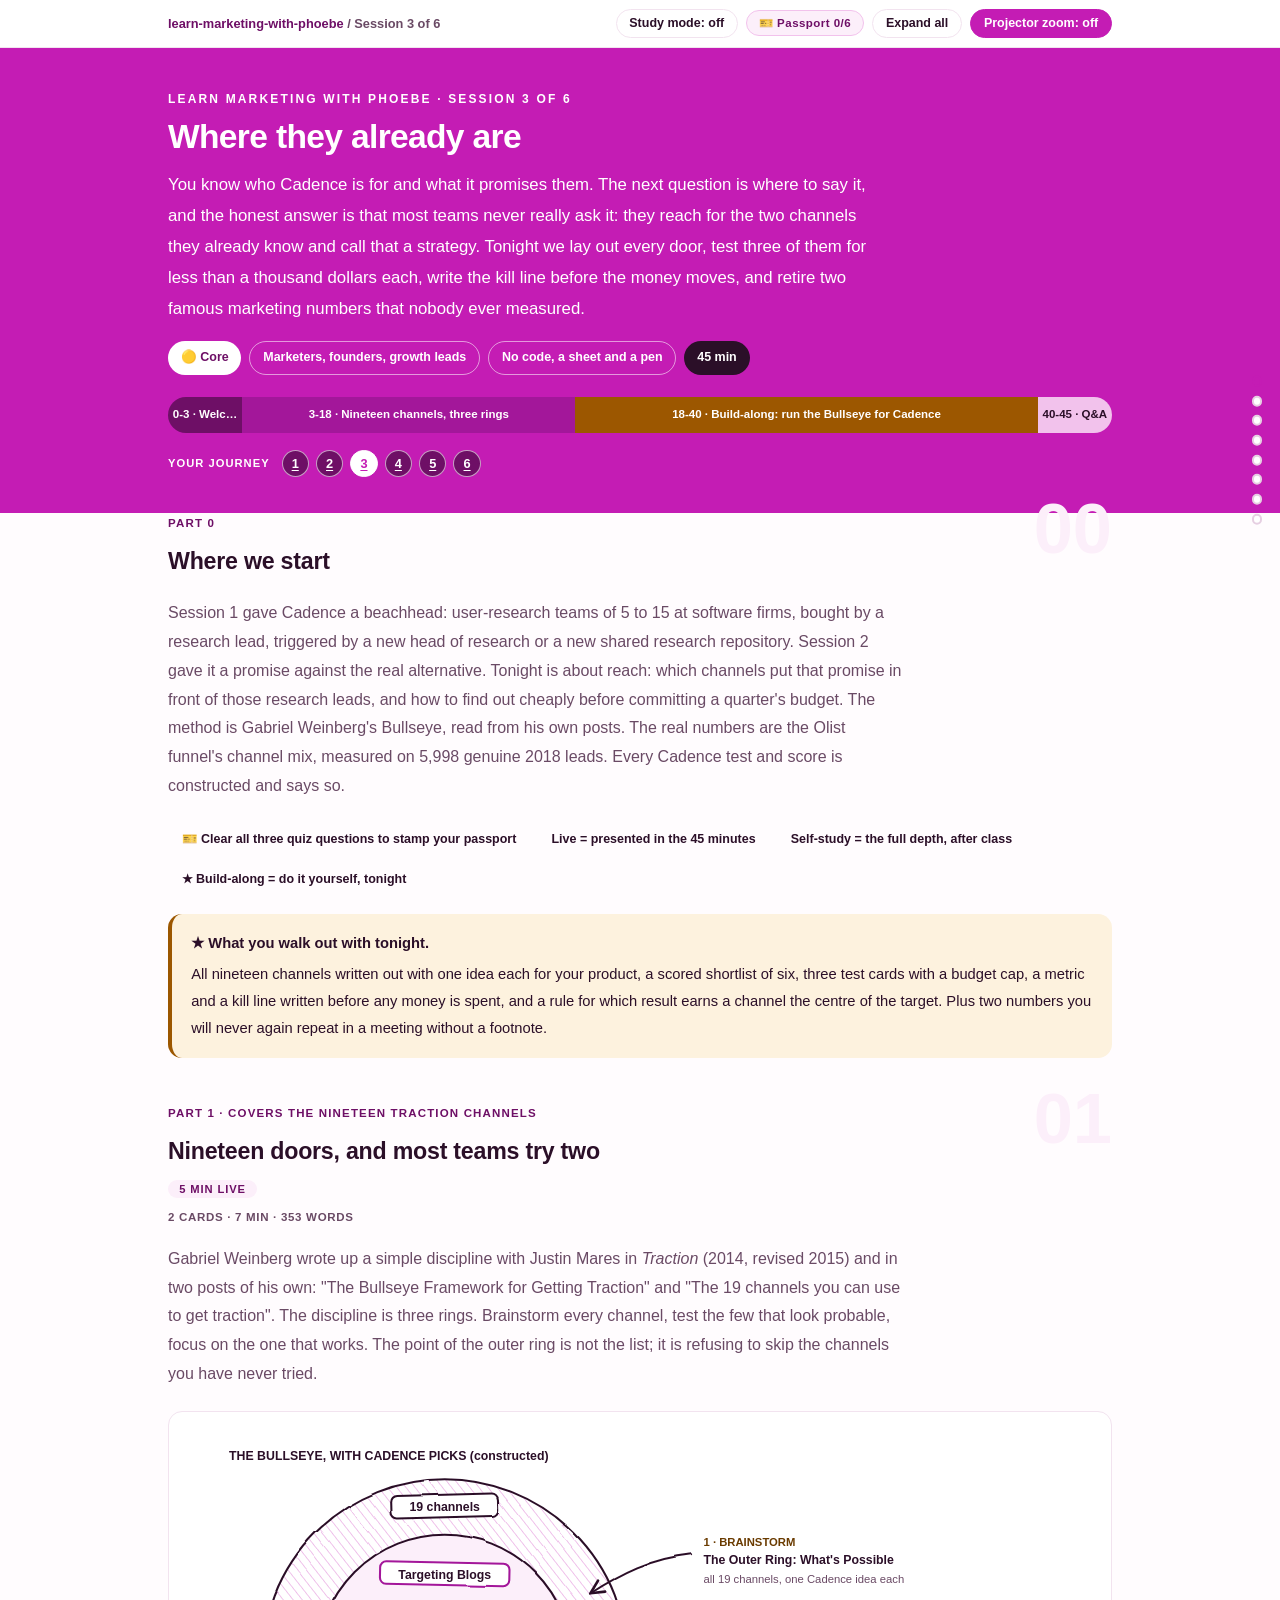
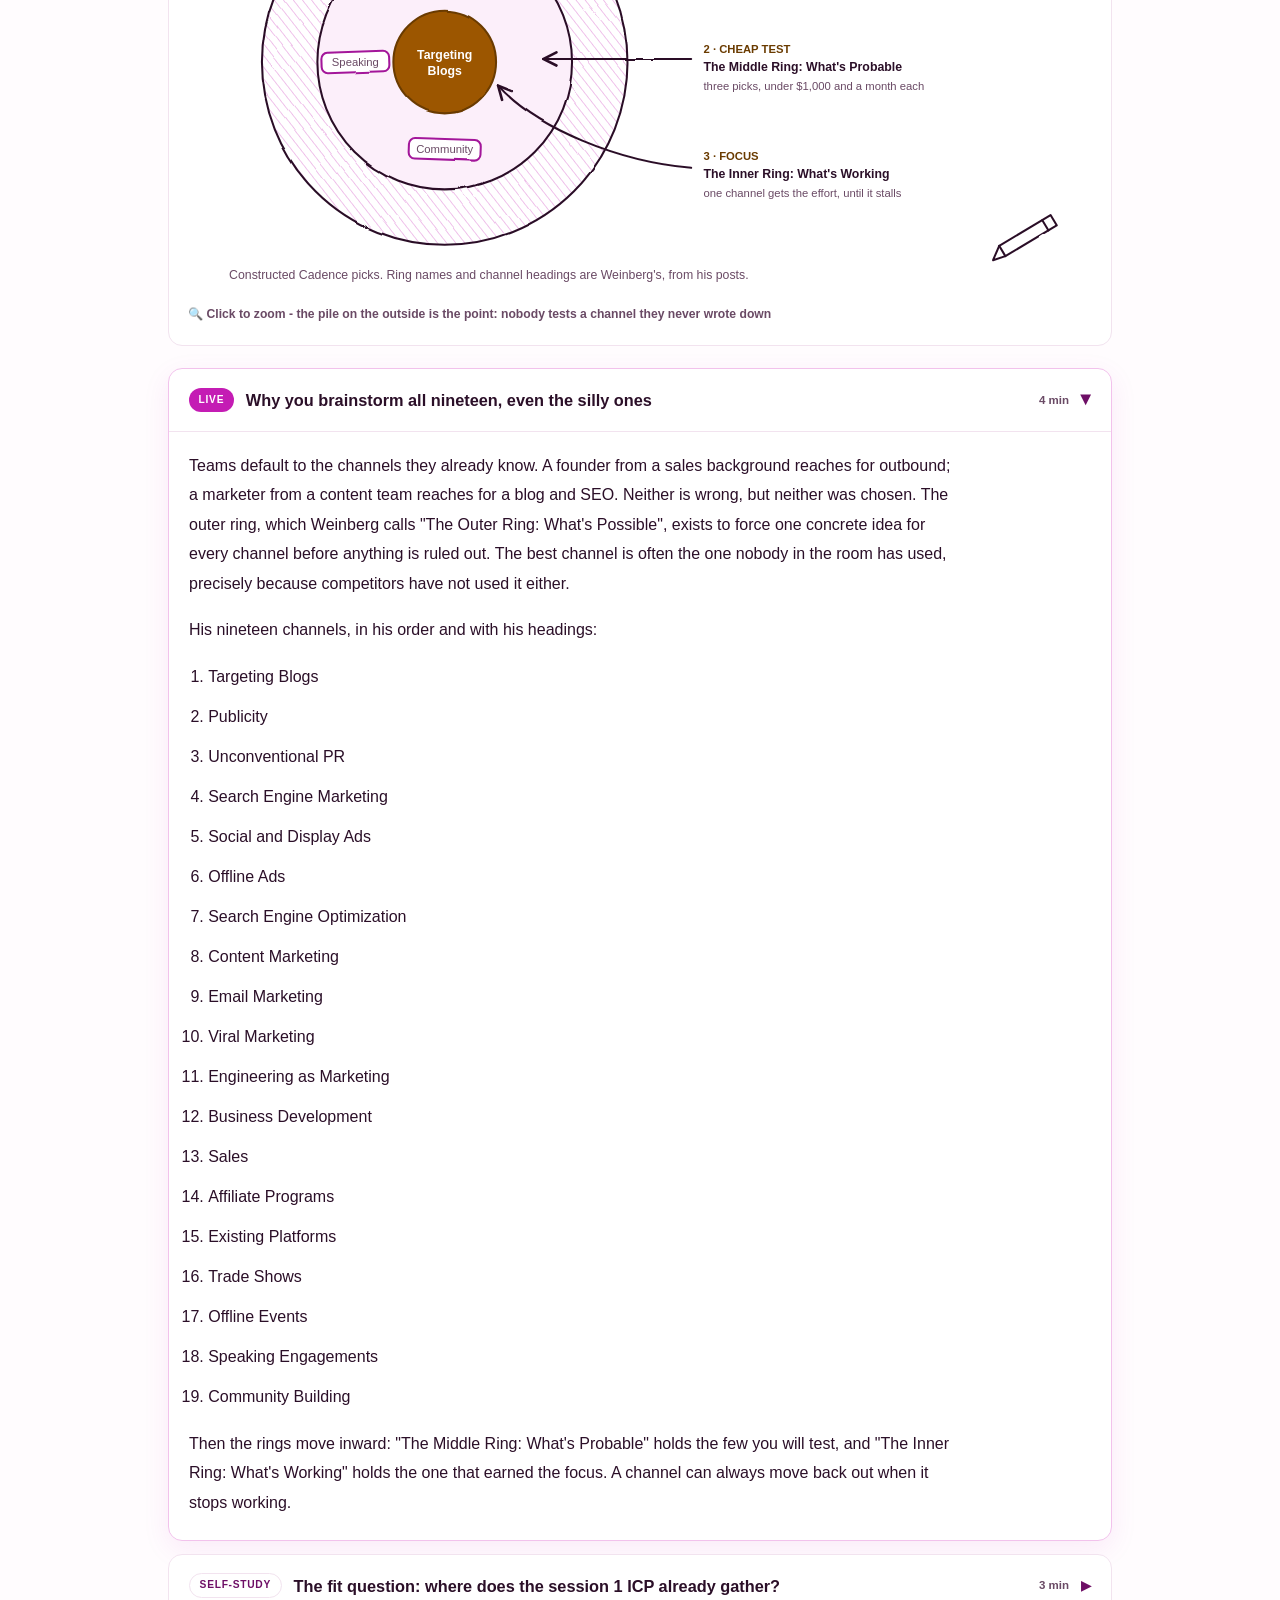
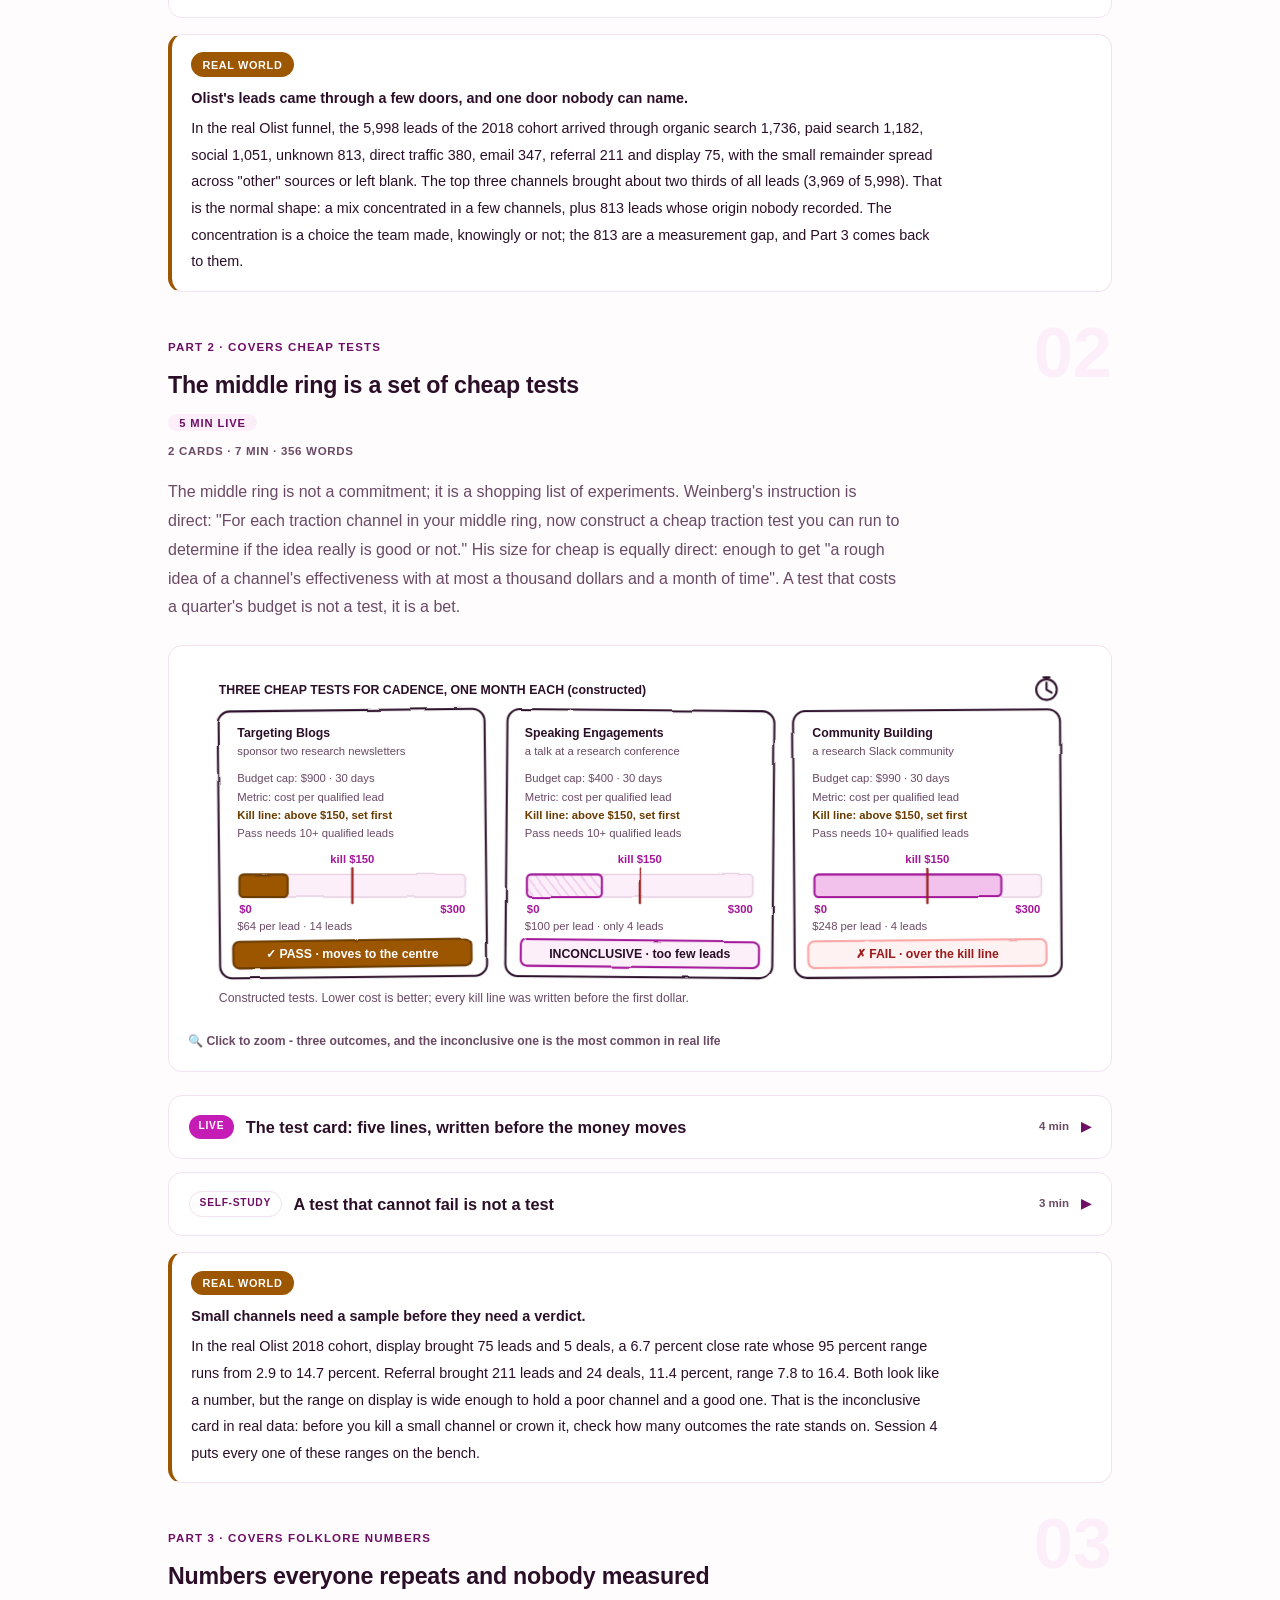
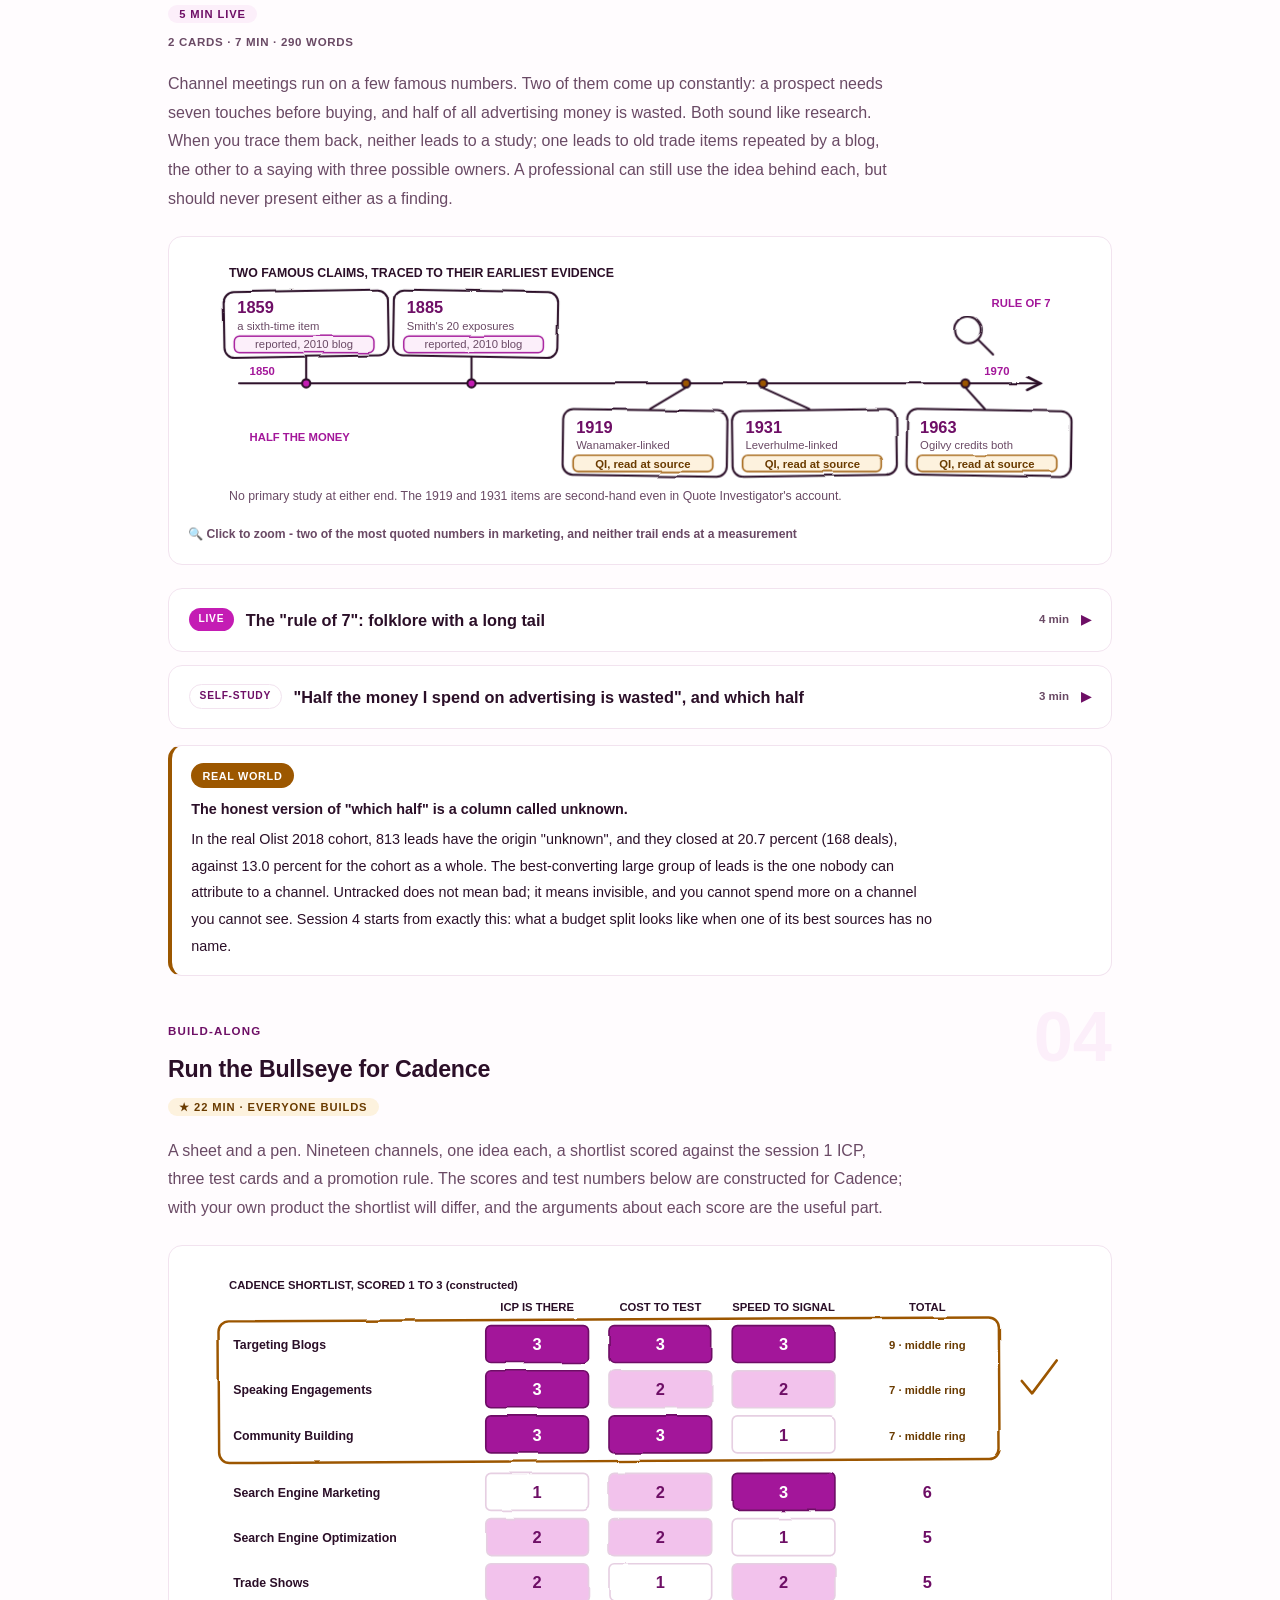
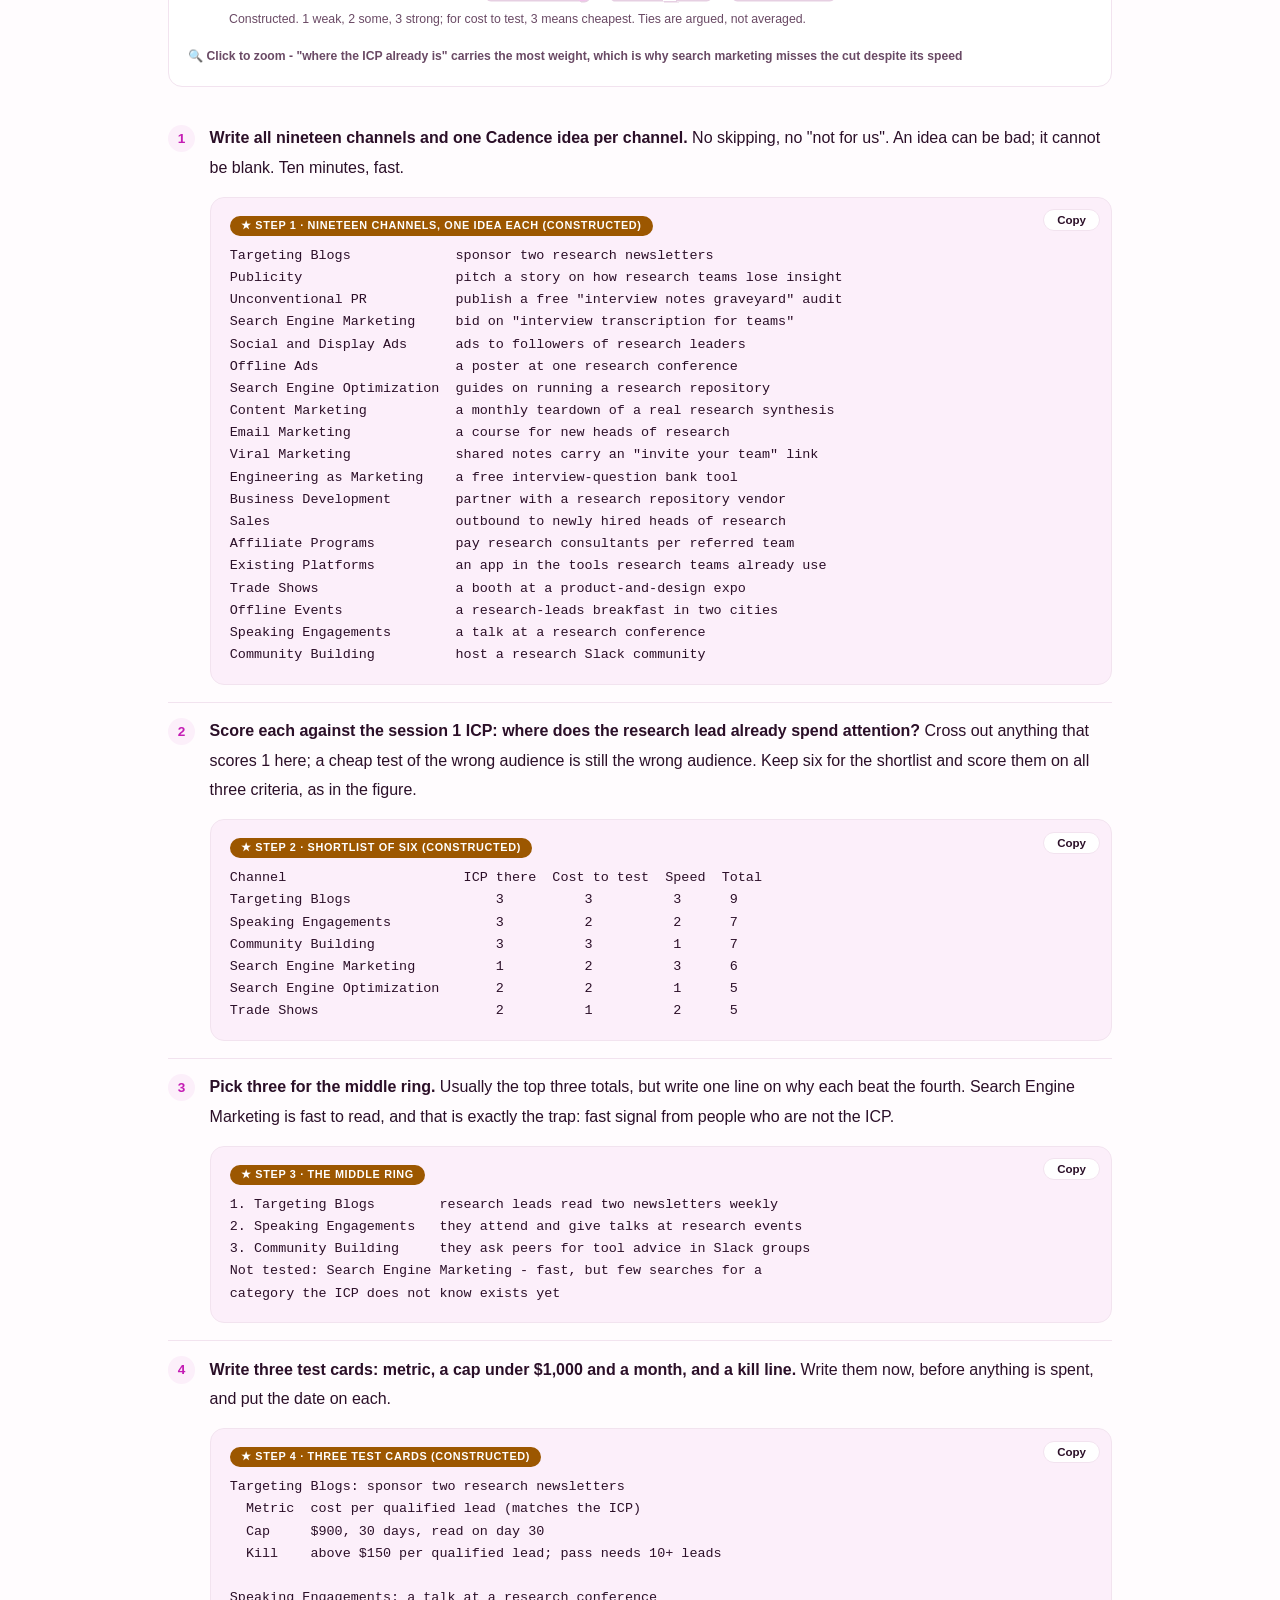
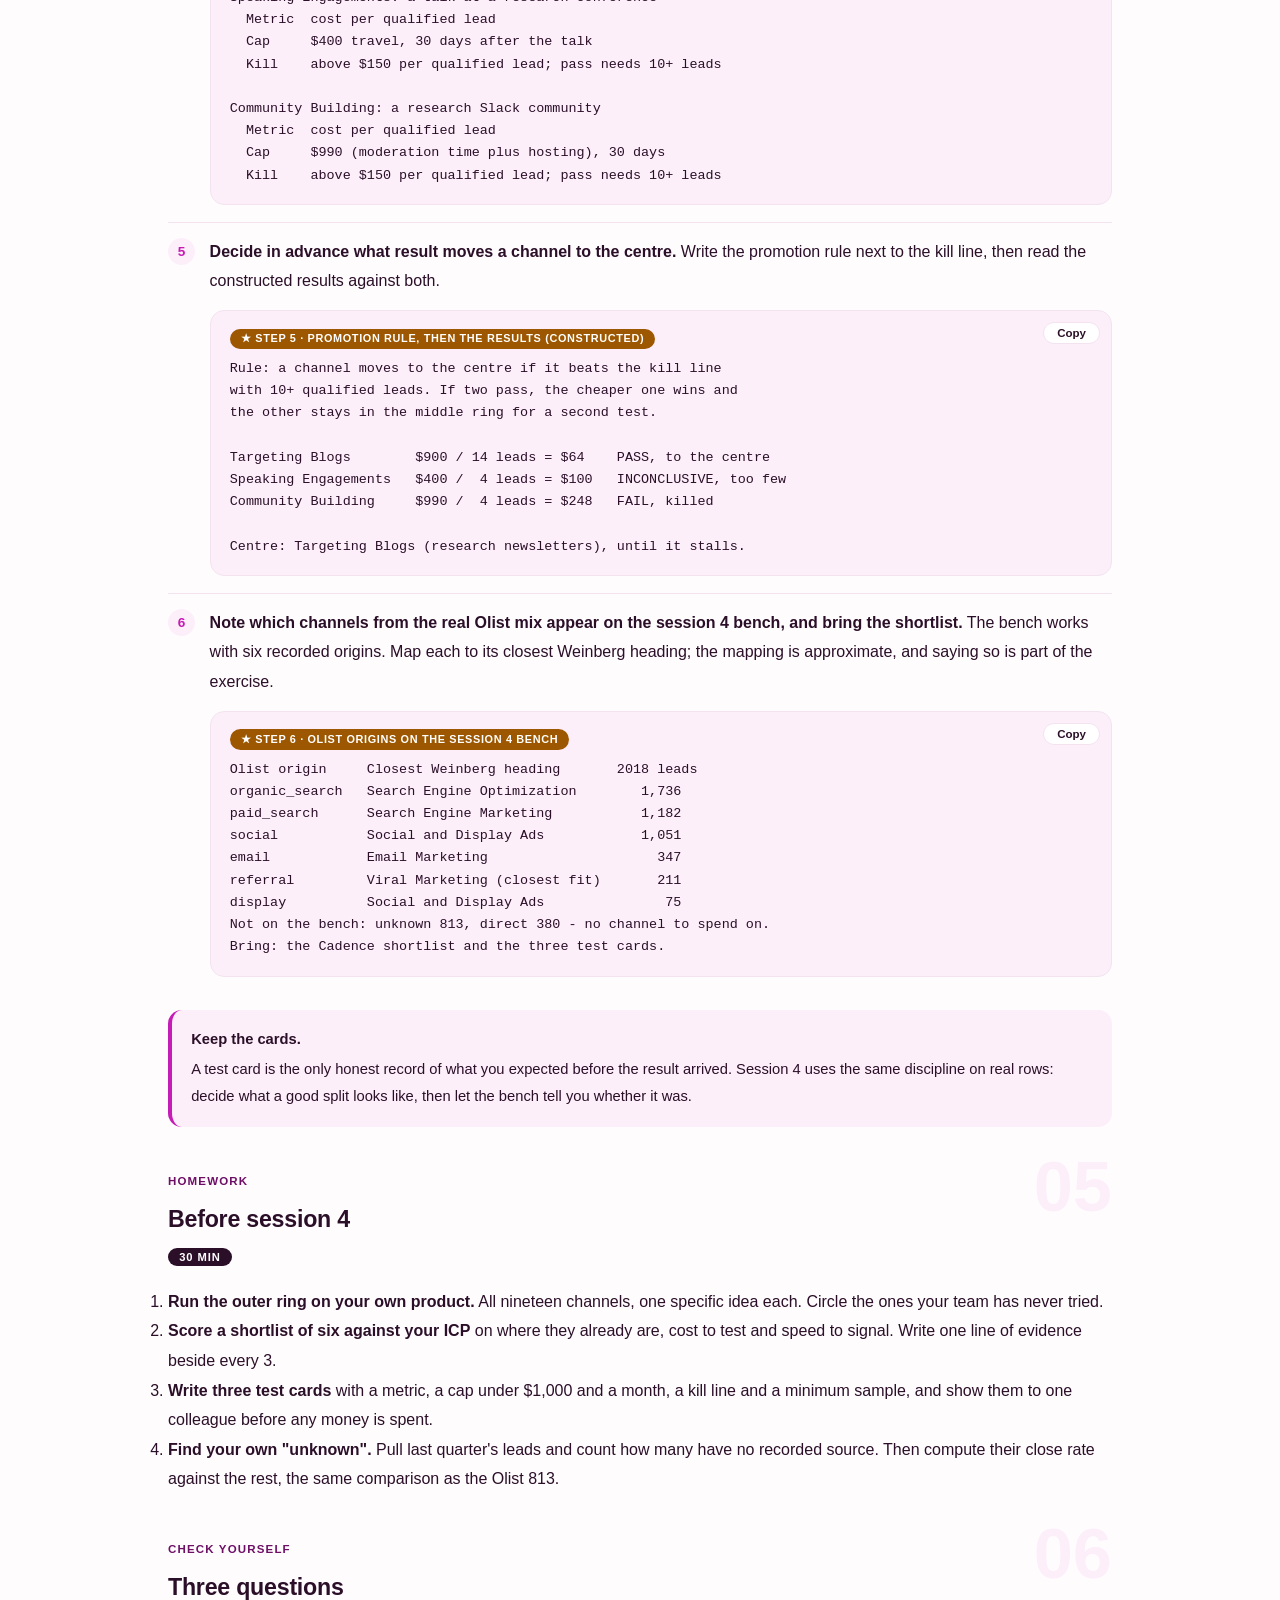
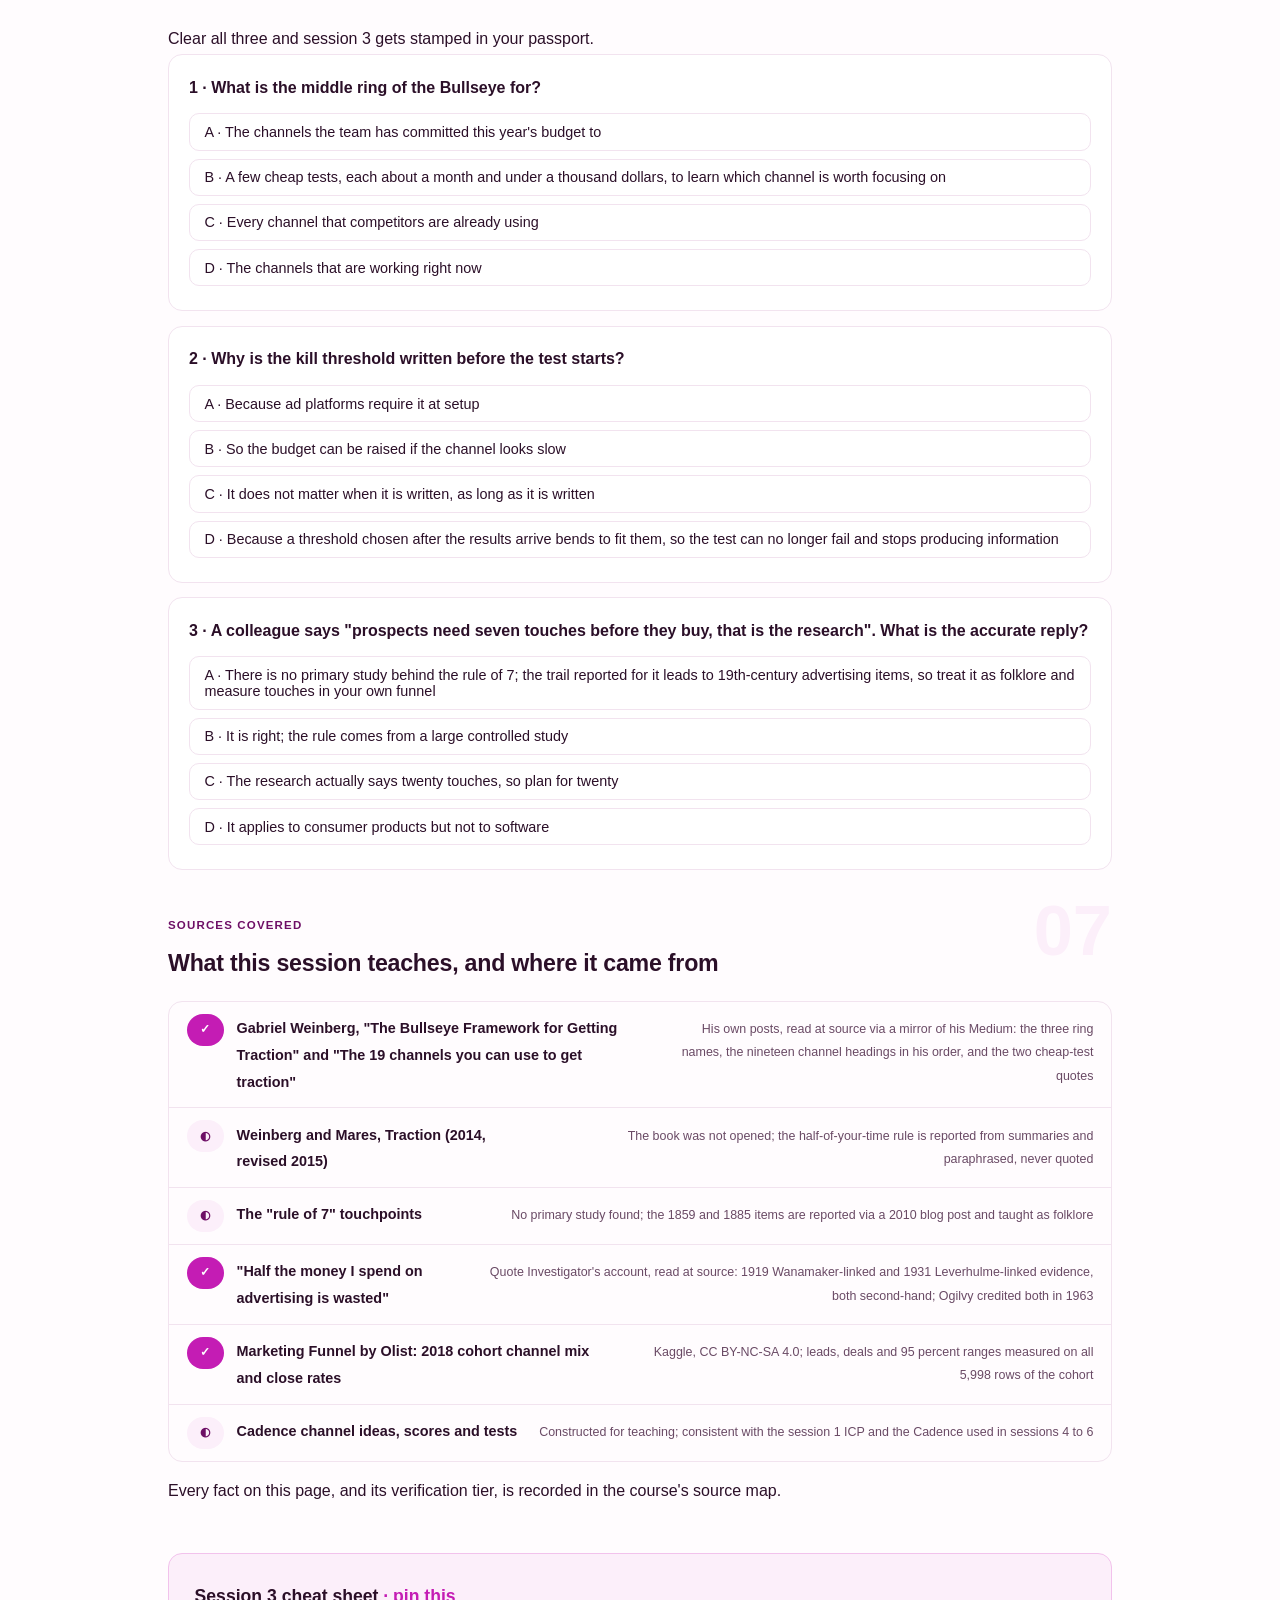
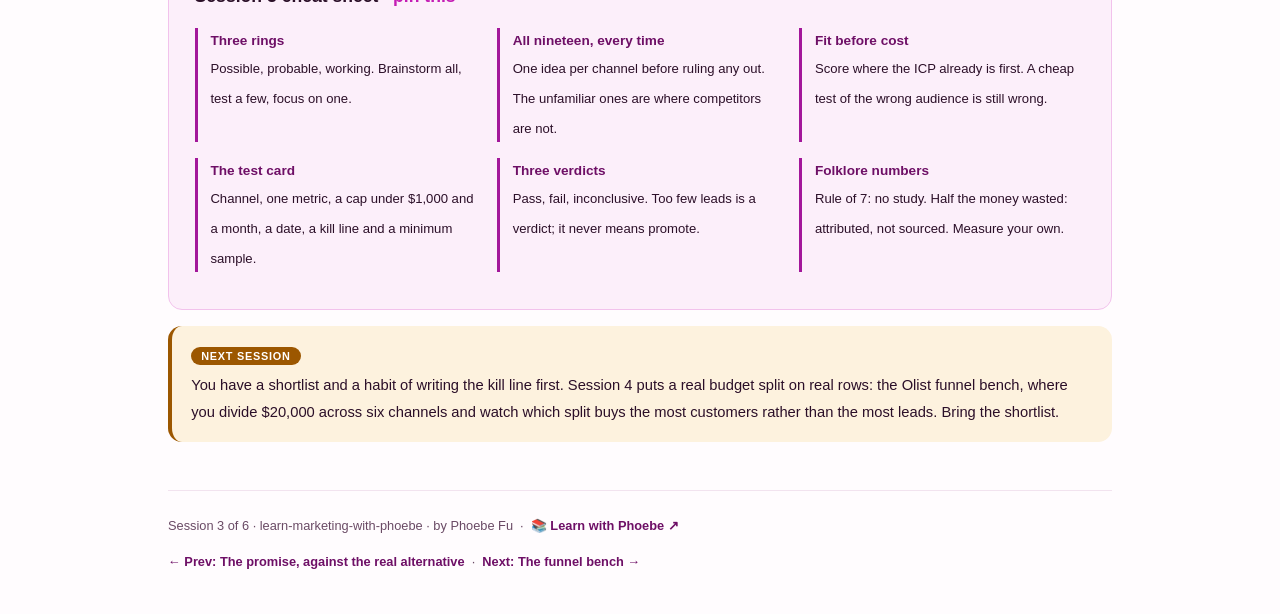
<file: courses/03-where-they-already-are.html>
<!DOCTYPE html>
<html lang="en">
<head>
<meta charset="UTF-8">
<meta name="viewport" content="width=device-width, initial-scale=1.0">
<!-- social:start -->
<meta name="description" content="Session 3 of 6. Gabriel Weinberg's Bullseye and his nineteen traction channels, cheap tests with a kill line written first, two famous marketing numbers traced to their earliest evidence, and the real Olist channel mix.">
<meta property="og:type" content="article">
<meta property="og:site_name" content="Learn with Phoebe">
<meta property="og:title" content="Where they already are - learn marketing with phoebe">
<meta property="og:description" content="Session 3 of 6. Brainstorm all nineteen channels, test three cheaply, focus on one. And stop repeating numbers nobody measured.">
<meta property="og:url" content="https://phoebefu6.github.io/learn-marketing-with-phoebe/courses/03-where-they-already-are.html">
<meta property="og:image" content="https://phoebefu6.github.io/learn-marketing-with-phoebe/assets/og-cover.png">
<meta property="og:image:width" content="1200">
<meta property="og:image:height" content="630">
<meta name="twitter:card" content="summary_large_image">
<meta name="twitter:title" content="Where they already are - learn marketing with phoebe">
<meta name="twitter:description" content="Session 3 of 6. The Bullseye, cheap channel tests with a kill line, and the folklore numbers to stop quoting.">
<meta name="twitter:image" content="https://phoebefu6.github.io/learn-marketing-with-phoebe/assets/og-cover.png">
<!-- social:end -->
<title>Session 3 · Where they already are - learn marketing with phoebe</title>
<link rel="stylesheet" href="../assets/style.css?v=22">
</head>
<body>

<div class="toolbar">
  <div class="wrap">
    <span class="crumb"><a href="../index.html">learn-marketing-with-phoebe</a> / Session 3 of 6</span>
    <button class="btn" id="toggle-all" type="button">Expand all</button>
    <button class="btn primary" id="zoom-toggle" type="button">Projector zoom: off</button>
  </div>
</div>

<header class="masthead">
  <div class="wrap">
    <div class="eyebrow">Learn Marketing with Phoebe · Session 3 of 6</div>
    <h1>Where they <span class="accent">already are</span></h1>
    <p class="sub">You know who Cadence is for and what it promises them. The next question is where to say it, and the honest answer is that most teams never really ask it: they reach for the two channels they already know and call that a strategy. Tonight we lay out every door, test three of them for less than a thousand dollars each, write the kill line before the money moves, and retire two famous marketing numbers that nobody ever measured.</p>
    <div class="chip-row">
      <span class="chip level">🟡 Core</span>
      <span class="chip audience">Marketers, founders, growth leads</span>
      <span class="chip audience">No code, a sheet and a pen</span>
      <span class="chip time">45 min</span>
    </div>
    <div class="agenda">
      <span class="a1" style="flex:1">0-3 · Welcome</span>
      <span class="a2" style="flex:5">3-18 · Nineteen channels, three rings</span>
      <span class="a3" style="flex:7">18-40 · Build-along: run the Bullseye for Cadence</span>
      <span class="a4" style="flex:1">40-45 · Q&amp;A</span>
    </div>
  </div>
</header>

<main class="wrap">

  <section class="section" id="intro">
    <div class="section-kicker">
      <span class="klabel">Part 0</span>
      <h2>Where we start</h2>
    </div>
    <p class="lede">Session 1 gave Cadence a beachhead: user-research teams of 5 to 15 at software firms, bought by a research lead, triggered by a new head of research or a new shared research repository. Session 2 gave it a promise against the real alternative. Tonight is about reach: which channels put that promise in front of those research leads, and how to find out cheaply before committing a quarter's budget. The method is Gabriel Weinberg's Bullseye, read from his own posts. The real numbers are the Olist funnel's channel mix, measured on 5,998 genuine 2018 leads. Every Cadence test and score is constructed and says so.</p>

    <div class="legend">
      <span class="pill">🎫 Clear all three quiz questions to stamp your passport</span>
      <span class="pill">Live = presented in the 45 minutes</span>
      <span class="pill">Self-study = the full depth, after class</span>
      <span class="pill">★ Build-along = do it yourself, tonight</span>
    </div>

    <div class="callout win">
      <p><strong>★ What you walk out with tonight.</strong> All nineteen channels written out with one idea each for your product, a scored shortlist of six, three test cards with a budget cap, a metric and a kill line written before any money is spent, and a rule for which result earns a channel the centre of the target. Plus two numbers you will never again repeat in a meeting without a footnote.</p>
    </div>
  </section>

  <section class="section" id="part-1">
    <div class="section-kicker">
      <span class="klabel">Part 1 · covers the nineteen traction channels</span>
      <h2>Nineteen doors, and most teams try two</h2>
      <span class="tag concept">5 min live</span>
    </div>
    <p class="lede">Gabriel Weinberg wrote up a simple discipline with Justin Mares in <em>Traction</em> (2014, revised 2015) and in two posts of his own: "The Bullseye Framework for Getting Traction" and "The 19 channels you can use to get traction". The discipline is three rings. Brainstorm every channel, test the few that look probable, focus on the one that works. The point of the outer ring is not the list; it is refusing to skip the channels you have never tried.</p>

    <figure class="zoomable">
      <svg viewBox="0 0 880 450" xmlns="http://www.w3.org/2000/svg" role="img" aria-label="Weinberg's Bullseye drawn as three rings, with constructed Cadence picks. The outer ring, The Outer Ring: What's Possible, is a hachured pile labelled 19 channels. The middle ring, The Middle Ring: What's Probable, holds three Cadence picks: Targeting Blogs, Speaking and Community. The centre, The Inner Ring: What's Working, holds Targeting Blogs. Three arrows point inward: brainstorm to the outer ring, cheap test to the middle ring, focus to the centre.">
        <defs>
          <filter id="m3aSk" x="-3%" y="-3%" width="106%" height="106%"><feTurbulence type="fractalNoise" baseFrequency="0.02" numOctaves="2" seed="53" result="n"/><feDisplacementMap in="SourceGraphic" in2="n" scale="2.4" xChannelSelector="R" yChannelSelector="G"/></filter>
          <pattern id="m3aHc" patternUnits="userSpaceOnUse" width="7" height="7" patternTransform="rotate(-38)"><line x1="0" y1="0" x2="0" y2="7" stroke="#C41CB4" stroke-width="1" opacity=".5"/></pattern>
          <marker id="m3aAr" viewBox="0 0 10 10" refX="9" refY="5" markerWidth="8" markerHeight="8" orient="auto"><path d="M1 1 L9 5 L1 9" fill="none" stroke="#2B0F28" stroke-width="1.6" stroke-linecap="round"/></marker>
        </defs>
        <style>
          .m3aH { font: 800 12px Inter, -apple-system, "Segoe UI", Helvetica, Arial, sans-serif; fill: #2B0F28; }
          .m3aL { font: 600 12px Inter, -apple-system, "Segoe UI", Helvetica, Arial, sans-serif; fill: #2B0F28; }
          .m3aS { font: 400 11px Inter, -apple-system, "Segoe UI", Helvetica, Arial, sans-serif; fill: #6A4A65; }
          .m3aB { font: 800 11px Inter, -apple-system, "Segoe UI", Helvetica, Arial, sans-serif; fill: #6A3B00; }
          .m3aW { font: 800 12px Inter, -apple-system, "Segoe UI", Helvetica, Arial, sans-serif; fill: #FFFFFF; }
          .m3aN { font: 400 12px Inter, -apple-system, "Segoe UI", Helvetica, Arial, sans-serif; fill: #6A4A65; }
        </style>

        <text class="m3aH" x="40" y="28">THE BULLSEYE, WITH CADENCE PICKS (constructed)</text>

        <g filter="url(#m3aSk)" fill="none" stroke="#2B0F28" stroke-width="2" stroke-linecap="round" stroke-linejoin="round">
          <circle cx="250" cy="225" r="178" fill="url(#m3aHc)"/>
          <circle cx="250" cy="225" r="124" fill="#FCEFFA"/>
          <circle cx="250" cy="225" r="50" fill="#9C5700" stroke="#6A3B00"/>
          <!-- outer ring tag -->
          <rect x="198" y="62" width="104" height="22" rx="6" transform="rotate(-1.5 250 73)" fill="#FFFFFF"/>
          <!-- middle ring picks -->
          <rect x="187" y="128" width="126" height="22" rx="6" transform="rotate(1.2 250 139)" fill="#FFFFFF" stroke="#A3179A"/>
          <rect x="130" y="215" width="66" height="20" rx="6" transform="rotate(-2 163 225)" fill="#FFFFFF" stroke="#A3179A"/>
          <rect x="215" y="300" width="70" height="20" rx="6" transform="rotate(2 250 310)" fill="#FFFFFF" stroke="#A3179A"/>
          <!-- arrows inward -->
          <path d="M490 120 C450 124 420 140 392 158" marker-end="url(#m3aAr)"/>
          <path d="M490 222 L346 222" marker-end="url(#m3aAr)"/>
          <path d="M490 328 C420 322 340 290 302 248" marker-end="url(#m3aAr)"/>
          <!-- doodle: a pencil, for the brainstorm -->
          <path d="M790 404 L840 374 L846 384 L796 414 Z" fill="#FFFFFF"/>
          <path d="M790 404 L784 418 L796 414" />
          <path d="M832 379 L838 389" />
        </g>

        <text class="m3aL" x="250" y="78" text-anchor="middle">19 channels</text>
        <text class="m3aL" x="250" y="144" text-anchor="middle">Targeting Blogs</text>
        <text class="m3aS" x="163" y="229" text-anchor="middle">Speaking</text>
        <text class="m3aS" x="250" y="314" text-anchor="middle">Community</text>
        <text class="m3aW" x="250" y="222" text-anchor="middle">Targeting</text>
        <text class="m3aW" x="250" y="238" text-anchor="middle">Blogs</text>

        <text class="m3aB" x="502" y="112">1 · BRAINSTORM</text>
        <text class="m3aL" x="502" y="130">The Outer Ring: What's Possible</text>
        <text class="m3aS" x="502" y="148">all 19 channels, one Cadence idea each</text>

        <text class="m3aB" x="502" y="216">2 · CHEAP TEST</text>
        <text class="m3aL" x="502" y="234">The Middle Ring: What's Probable</text>
        <text class="m3aS" x="502" y="252">three picks, under $1,000 and a month each</text>

        <text class="m3aB" x="502" y="320">3 · FOCUS</text>
        <text class="m3aL" x="502" y="338">The Inner Ring: What's Working</text>
        <text class="m3aS" x="502" y="356">one channel gets the effort, until it stalls</text>

        <text class="m3aN" x="40" y="436">Constructed Cadence picks. Ring names and channel headings are Weinberg's, from his posts.</text>
      </svg>
      <figcaption>🔍 Click to zoom - the pile on the outside is the point: nobody tests a channel they never wrote down</figcaption>
    </figure>

    <details class="card" open>
      <summary><span class="mode live">Live</span>Why you brainstorm all nineteen, even the silly ones<span class="mini">4 min</span><span class="caret">▶</span></summary>
      <div class="body">
        <p>Teams default to the channels they already know. A founder from a sales background reaches for outbound; a marketer from a content team reaches for a blog and SEO. Neither is wrong, but neither was chosen. The outer ring, which Weinberg calls "The Outer Ring: What's Possible", exists to force one concrete idea for every channel before anything is ruled out. The best channel is often the one nobody in the room has used, precisely because competitors have not used it either.</p>
        <p>His nineteen channels, in his order and with his headings:</p>
        <ol>
          <li>Targeting Blogs</li>
          <li>Publicity</li>
          <li>Unconventional PR</li>
          <li>Search Engine Marketing</li>
          <li>Social and Display Ads</li>
          <li>Offline Ads</li>
          <li>Search Engine Optimization</li>
          <li>Content Marketing</li>
          <li>Email Marketing</li>
          <li>Viral Marketing</li>
          <li>Engineering as Marketing</li>
          <li>Business Development</li>
          <li>Sales</li>
          <li>Affiliate Programs</li>
          <li>Existing Platforms</li>
          <li>Trade Shows</li>
          <li>Offline Events</li>
          <li>Speaking Engagements</li>
          <li>Community Building</li>
        </ol>
        <p>Then the rings move inward: "The Middle Ring: What's Probable" holds the few you will test, and "The Inner Ring: What's Working" holds the one that earned the focus. A channel can always move back out when it stops working.</p>
      </div>
    </details>

    <details class="card">
      <summary><span class="mode self">Self-study</span>The fit question: where does the session 1 ICP already gather?<span class="mini">3 min</span><span class="caret">▶</span></summary>
      <div class="body">
        <p>A channel is only as good as its overlap with the people you chose. The ICP from session 1 is a research lead at a software firm with 5 to 15 researchers, five or more recorded interviews a week. So the useful question is not "which channel is hot" but "where do these people already spend attention, unprompted?"</p>
        <p>For research leads that points at a short, specific list: practitioner research communities and Slack groups, a handful of research newsletters and blogs they read every week, and a few research conferences where they give and attend talks. Each one maps onto a Weinberg heading: Community Building, Targeting Blogs, Speaking Engagements. Search Engine Marketing fits less well, because few people search for a category they do not yet know exists.</p>
        <p>Remember the trigger as well. A new head of research is reachable in a different place from a team that is starting a shared repository; the first reads leadership posts, the second asks peers for tool recommendations. One ICP can point at two different channels depending on which trigger you are chasing.</p>
      </div>
    </details>

    <div class="callout example">
      <span class="ex-pill">Real world</span>
      <p><strong>Olist's leads came through a few doors, and one door nobody can name.</strong> In the real Olist funnel, the 5,998 leads of the 2018 cohort arrived through organic search 1,736, paid search 1,182, social 1,051, unknown 813, direct traffic 380, email 347, referral 211 and display 75, with the small remainder spread across "other" sources or left blank. The top three channels brought about two thirds of all leads (3,969 of 5,998). That is the normal shape: a mix concentrated in a few channels, plus 813 leads whose origin nobody recorded. The concentration is a choice the team made, knowingly or not; the 813 are a measurement gap, and Part 3 comes back to them.</p>
    </div>
  </section>

  <section class="section" id="part-2">
    <div class="section-kicker">
      <span class="klabel">Part 2 · covers cheap tests</span>
      <h2>The middle ring is a set of cheap tests</h2>
      <span class="tag concept">5 min live</span>
    </div>
    <p class="lede">The middle ring is not a commitment; it is a shopping list of experiments. Weinberg's instruction is direct: "For each traction channel in your middle ring, now construct a cheap traction test you can run to determine if the idea really is good or not." His size for cheap is equally direct: enough to get "a rough idea of a channel's effectiveness with at most a thousand dollars and a month of time". A test that costs a quarter's budget is not a test, it is a bet.</p>

    <figure class="zoomable">
      <svg viewBox="0 0 880 346" xmlns="http://www.w3.org/2000/svg" role="img" aria-label="Three constructed Cadence test cards side by side, each with a budget cap, a metric of cost per qualified lead and a kill line at 150 dollars written before the test. Targeting Blogs, sponsoring two research newsletters: 900 dollars, 14 qualified leads, 64 dollars each, passes. Speaking Engagements, a talk at a research conference: 400 dollars, 4 qualified leads, 100 dollars each, inconclusive because a pass needs 10 or more leads. Community Building, a research Slack community: 990 dollars, 4 qualified leads, 248 dollars each, fails.">
        <defs>
          <filter id="m3bSk" x="-3%" y="-3%" width="106%" height="106%"><feTurbulence type="fractalNoise" baseFrequency="0.02" numOctaves="2" seed="67" result="n"/><feDisplacementMap in="SourceGraphic" in2="n" scale="2.4" xChannelSelector="R" yChannelSelector="G"/></filter>
          <pattern id="m3bHc" patternUnits="userSpaceOnUse" width="7" height="7" patternTransform="rotate(-38)"><line x1="0" y1="0" x2="0" y2="7" stroke="#C41CB4" stroke-width="1" opacity=".5"/></pattern>
          <marker id="m3bAr" viewBox="0 0 10 10" refX="9" refY="5" markerWidth="8" markerHeight="8" orient="auto"><path d="M1 1 L9 5 L1 9" fill="none" stroke="#2B0F28" stroke-width="1.6" stroke-linecap="round"/></marker>
        </defs>
        <style>
          .m3bH { font: 800 12px Inter, -apple-system, "Segoe UI", Helvetica, Arial, sans-serif; fill: #2B0F28; }
          .m3bL { font: 600 12px Inter, -apple-system, "Segoe UI", Helvetica, Arial, sans-serif; fill: #2B0F28; }
          .m3bS { font: 400 11px Inter, -apple-system, "Segoe UI", Helvetica, Arial, sans-serif; fill: #6A4A65; }
          .m3bB { font: 800 11px Inter, -apple-system, "Segoe UI", Helvetica, Arial, sans-serif; fill: #6A3B00; }
          .m3bW { font: 800 12px Inter, -apple-system, "Segoe UI", Helvetica, Arial, sans-serif; fill: #FFFFFF; }
          .m3bR { font: 800 12px Inter, -apple-system, "Segoe UI", Helvetica, Arial, sans-serif; fill: #991B1B; }
          .m3bA { font: 700 11px Inter, -apple-system, "Segoe UI", Helvetica, Arial, sans-serif; fill: #A3179A; }
          .m3bN { font: 400 12px Inter, -apple-system, "Segoe UI", Helvetica, Arial, sans-serif; fill: #6A4A65; }
        </style>

        <text class="m3bH" x="30" y="28">THREE CHEAP TESTS FOR CADENCE, ONE MONTH EACH (constructed)</text>

        <g filter="url(#m3bSk)" fill="none" stroke="#2B0F28" stroke-width="2" stroke-linecap="round" stroke-linejoin="round">
          <!-- cards -->
          <rect x="30" y="44" width="260" height="260" rx="12" transform="rotate(-0.6 160 174)" fill="#FFFFFF"/>
          <rect x="310" y="44" width="260" height="260" rx="12" transform="rotate(0.5 440 174)" fill="#FFFFFF"/>
          <rect x="590" y="44" width="260" height="260" rx="12" transform="rotate(-0.4 720 174)" fill="#FFFFFF"/>
          <!-- gauge tracks, 0 to 300 dollars over 220px -->
          <rect x="50" y="204" width="220" height="22" rx="4" fill="#FCEFFA" stroke="#E6CFE2" stroke-width="1.4"/>
          <rect x="330" y="204" width="220" height="22" rx="4" fill="#FCEFFA" stroke="#E6CFE2" stroke-width="1.4"/>
          <rect x="610" y="204" width="220" height="22" rx="4" fill="#FCEFFA" stroke="#E6CFE2" stroke-width="1.4"/>
          <!-- results -->
          <rect x="50" y="204" width="47" height="22" rx="4" fill="#9C5700" stroke="#6A3B00"/>
          <rect x="330" y="204" width="73" height="22" rx="4" fill="url(#m3bHc)" stroke="#A3179A"/>
          <rect x="610" y="204" width="182" height="22" rx="4" fill="#F2C2EC" stroke="#A3179A"/>
          <!-- kill lines at 150 dollars -->
          <path d="M160 198 L160 232" stroke="#991B1B" stroke-width="2.2"/>
          <path d="M440 198 L440 232" stroke="#991B1B" stroke-width="2.2"/>
          <path d="M720 198 L720 232" stroke="#991B1B" stroke-width="2.2"/>
          <!-- verdict tiles -->
          <rect x="44" y="268" width="232" height="26" rx="6" transform="rotate(-0.8 160 281)" fill="#9C5700" stroke="#6A3B00"/>
          <rect x="324" y="268" width="232" height="26" rx="6" transform="rotate(0.6 440 281)" fill="#FCEFFA" stroke="#A3179A"/>
          <rect x="604" y="268" width="232" height="26" rx="6" transform="rotate(-0.6 720 281)" fill="#FEF2F2" stroke="#FCA5A5"/>
          <!-- doodle: a stopwatch for the one-month clock -->
          <circle cx="836" cy="24" r="10" fill="#FFFFFF"/>
          <path d="M836 24 L836 17 M836 24 L841 27 M833 12 L839 12"/>
        </g>

        <text class="m3bL" x="48" y="70">Targeting Blogs</text>
        <text class="m3bS" x="48" y="88">sponsor two research newsletters</text>
        <text class="m3bS" x="48" y="114">Budget cap: $900 · 30 days</text>
        <text class="m3bS" x="48" y="132">Metric: cost per qualified lead</text>
        <text class="m3bB" x="48" y="150">Kill line: above $150, set first</text>
        <text class="m3bS" x="48" y="168">Pass needs 10+ qualified leads</text>

        <text class="m3bL" x="328" y="70">Speaking Engagements</text>
        <text class="m3bS" x="328" y="88">a talk at a research conference</text>
        <text class="m3bS" x="328" y="114">Budget cap: $400 · 30 days</text>
        <text class="m3bS" x="328" y="132">Metric: cost per qualified lead</text>
        <text class="m3bB" x="328" y="150">Kill line: above $150, set first</text>
        <text class="m3bS" x="328" y="168">Pass needs 10+ qualified leads</text>

        <text class="m3bL" x="608" y="70">Community Building</text>
        <text class="m3bS" x="608" y="88">a research Slack community</text>
        <text class="m3bS" x="608" y="114">Budget cap: $990 · 30 days</text>
        <text class="m3bS" x="608" y="132">Metric: cost per qualified lead</text>
        <text class="m3bB" x="608" y="150">Kill line: above $150, set first</text>
        <text class="m3bS" x="608" y="168">Pass needs 10+ qualified leads</text>

        <text class="m3bA" x="160" y="193" text-anchor="middle">kill $150</text>
        <text class="m3bA" x="440" y="193" text-anchor="middle">kill $150</text>
        <text class="m3bA" x="720" y="193" text-anchor="middle">kill $150</text>
        <text class="m3bA" x="50" y="242">$0</text>
        <text class="m3bA" x="270" y="242" text-anchor="end">$300</text>
        <text class="m3bA" x="330" y="242">$0</text>
        <text class="m3bA" x="550" y="242" text-anchor="end">$300</text>
        <text class="m3bA" x="610" y="242">$0</text>
        <text class="m3bA" x="830" y="242" text-anchor="end">$300</text>

        <text class="m3bS" x="48" y="258">$64 per lead · 14 leads</text>
        <text class="m3bS" x="328" y="258">$100 per lead · only 4 leads</text>
        <text class="m3bS" x="608" y="258">$248 per lead · 4 leads</text>

        <text class="m3bW" x="160" y="285" text-anchor="middle">✓ PASS · moves to the centre</text>
        <text class="m3bL" x="440" y="285" text-anchor="middle">INCONCLUSIVE · too few leads</text>
        <text class="m3bR" x="720" y="285" text-anchor="middle">✗ FAIL · over the kill line</text>

        <text class="m3bN" x="30" y="328">Constructed tests. Lower cost is better; every kill line was written before the first dollar.</text>
      </svg>
      <figcaption>🔍 Click to zoom - three outcomes, and the inconclusive one is the most common in real life</figcaption>
    </figure>

    <details class="card">
      <summary><span class="mode live">Live</span>The test card: five lines, written before the money moves<span class="mini">4 min</span><span class="caret">▶</span></summary>
      <div class="body">
        <p>Every middle-ring test fits on an index card, and the card is written before the test starts:</p>
        <ol>
          <li><strong>Channel and idea.</strong> The Weinberg heading and the specific move: not "blogs" but "sponsor two named research newsletters for one issue each".</li>
          <li><strong>The one metric.</strong> Cost per qualified lead, where qualified means the lead matches the session 1 ICP. Ideally cost per closed customer too, but a month is usually too short for deals, so state which one you will judge on.</li>
          <li><strong>The budget cap.</strong> A number, under $1,000, and it is a ceiling, not a target.</li>
          <li><strong>The date.</strong> The day you read the result, about a month out.</li>
          <li><strong>The kill line.</strong> The result that ends the test, plus the minimum sample you need before a pass counts. Cadence uses above $150 per qualified lead, and 10 or more leads to pass.</li>
        </ol>
        <p>The order matters. A kill line written after the results arrive is not a threshold; it is a story told about the results.</p>
      </div>
    </details>

    <details class="card">
      <summary><span class="mode self">Self-study</span>A test that cannot fail is not a test<span class="mini">3 min</span><span class="caret">▶</span></summary>
      <div class="body">
        <p>If no possible result would make you stop, the money bought reassurance, not information. Three common ways a test is rigged without anyone meaning to: the metric is chosen after the data arrives (clicks looked bad, so the team reports impressions); the budget has no cap, so a slow channel simply gets more money until it "works"; or the sample is too small to say anything and gets read as a win anyway.</p>
        <p>That last one is why the figure has three outcomes, not two. Speaking at one conference produced four qualified leads at $100 each, under the kill line but far below the 10 leads a pass needs. Inconclusive is an honest verdict. It means either run it again with a bigger sample or park it; it never means promote it.</p>
        <p>Time matters as much as money. <em>Traction</em> is reported as recommending that a startup spend about half its time on getting traction rather than only on the product; treat that as the authors' rule of thumb, reported here from summaries, not as a measured finding. For the statistics of test design, sample sizes and stopping rules, see <a href="https://phoebefu6.github.io/learn-experimentation-with-phoebe/">Learn Experimentation with Phoebe ↗</a>.</p>
      </div>
    </details>

    <div class="callout example">
      <span class="ex-pill">Real world</span>
      <p><strong>Small channels need a sample before they need a verdict.</strong> In the real Olist 2018 cohort, display brought 75 leads and 5 deals, a 6.7 percent close rate whose 95 percent range runs from 2.9 to 14.7 percent. Referral brought 211 leads and 24 deals, 11.4 percent, range 7.8 to 16.4. Both look like a number, but the range on display is wide enough to hold a poor channel and a good one. That is the inconclusive card in real data: before you kill a small channel or crown it, check how many outcomes the rate stands on. Session 4 puts every one of these ranges on the bench.</p>
    </div>
  </section>

  <section class="section" id="part-3">
    <div class="section-kicker">
      <span class="klabel">Part 3 · covers folklore numbers</span>
      <h2>Numbers everyone repeats and nobody measured</h2>
      <span class="tag concept">5 min live</span>
    </div>
    <p class="lede">Channel meetings run on a few famous numbers. Two of them come up constantly: a prospect needs seven touches before buying, and half of all advertising money is wasted. Both sound like research. When you trace them back, neither leads to a study; one leads to old trade items repeated by a blog, the other to a saying with three possible owners. A professional can still use the idea behind each, but should never present either as a finding.</p>

    <figure class="zoomable">
      <svg viewBox="0 0 880 250" xmlns="http://www.w3.org/2000/svg" role="img" aria-label="A timeline from 1850 to 1970 of the earliest evidence for two claims. Above the line, the rule of 7: an 1859 item about the sixth sighting and Thomas Smith's 1885 list of 20 exposures, both reported via a 2010 blog. Below the line, the half the money saying: a Wanamaker-linked item in 1919, a Leverhulme-linked item in 1931, and David Ogilvy crediting both in 1963, all from Quote Investigator's account read at source.">
        <defs>
          <filter id="m3cSk" x="-3%" y="-3%" width="106%" height="106%"><feTurbulence type="fractalNoise" baseFrequency="0.02" numOctaves="2" seed="71" result="n"/><feDisplacementMap in="SourceGraphic" in2="n" scale="2.4" xChannelSelector="R" yChannelSelector="G"/></filter>
          <pattern id="m3cHc" patternUnits="userSpaceOnUse" width="7" height="7" patternTransform="rotate(-38)"><line x1="0" y1="0" x2="0" y2="7" stroke="#C41CB4" stroke-width="1" opacity=".5"/></pattern>
          <marker id="m3cAr" viewBox="0 0 10 10" refX="9" refY="5" markerWidth="8" markerHeight="8" orient="auto"><path d="M1 1 L9 5 L1 9" fill="none" stroke="#2B0F28" stroke-width="1.6" stroke-linecap="round"/></marker>
        </defs>
        <style>
          .m3cH { font: 800 12px Inter, -apple-system, "Segoe UI", Helvetica, Arial, sans-serif; fill: #2B0F28; }
          .m3cS { font: 400 11px Inter, -apple-system, "Segoe UI", Helvetica, Arial, sans-serif; fill: #6A4A65; }
          .m3cB { font: 800 11px Inter, -apple-system, "Segoe UI", Helvetica, Arial, sans-serif; fill: #6A3B00; }
          .m3cV { font: 800 16px Inter, -apple-system, "Segoe UI", Helvetica, Arial, sans-serif; fill: #6E0F66; }
          .m3cA { font: 700 11px Inter, -apple-system, "Segoe UI", Helvetica, Arial, sans-serif; fill: #A3179A; }
          .m3cN { font: 400 12px Inter, -apple-system, "Segoe UI", Helvetica, Arial, sans-serif; fill: #6A4A65; }
        </style>

        <text class="m3cH" x="40" y="20">TWO FAMOUS CLAIMS, TRACED TO THEIR EARLIEST EVIDENCE</text>

        <g filter="url(#m3cSk)" fill="none" stroke="#2B0F28" stroke-width="2" stroke-linecap="round" stroke-linejoin="round">
          <path d="M50 124 L830 124" marker-end="url(#m3cAr)"/>
          <!-- lane 1: rule of 7 -->
          <rect x="35" y="34" width="160" height="64" rx="10" transform="rotate(-1 115 66)" fill="#FFFFFF"/>
          <rect x="200" y="34" width="160" height="64" rx="10" transform="rotate(1 280 66)" fill="#FFFFFF"/>
          <rect x="45" y="78" width="136" height="16" rx="5" fill="#FCEFFA" stroke="#A3179A" stroke-width="1.4"/>
          <rect x="210" y="78" width="136" height="16" rx="5" fill="#FCEFFA" stroke="#A3179A" stroke-width="1.4"/>
          <path d="M115 99 L115 120"/>
          <path d="M276 99 L276 120"/>
          <circle cx="115" cy="124" r="4" fill="#C41CB4"/>
          <circle cx="276" cy="124" r="4" fill="#C41CB4"/>
          <!-- lane 2: half the money -->
          <rect x="365" y="150" width="160" height="64" rx="10" transform="rotate(0.8 445 182)" fill="#FFFFFF"/>
          <rect x="530" y="150" width="160" height="64" rx="10" transform="rotate(-0.8 610 182)" fill="#FFFFFF"/>
          <rect x="700" y="150" width="160" height="64" rx="10" transform="rotate(1 780 182)" fill="#FFFFFF"/>
          <rect x="375" y="194" width="136" height="16" rx="5" fill="#FDF2DE" stroke="#9C5700" stroke-width="1.4"/>
          <rect x="540" y="194" width="136" height="16" rx="5" fill="#FDF2DE" stroke="#9C5700" stroke-width="1.4"/>
          <rect x="710" y="194" width="136" height="16" rx="5" fill="#FDF2DE" stroke="#9C5700" stroke-width="1.4"/>
          <path d="M485 128 L450 149"/>
          <path d="M559 128 L605 149"/>
          <path d="M757 128 L776 149"/>
          <circle cx="485" cy="124" r="4" fill="#9C5700"/>
          <circle cx="559" cy="124" r="4" fill="#9C5700"/>
          <circle cx="757" cy="124" r="4" fill="#9C5700"/>
          <!-- doodle: a magnifying glass -->
          <circle cx="760" cy="72" r="13" fill="#FFFFFF"/>
          <path d="M770 82 L784 96"/>
        </g>

        <text class="m3cA" x="60" y="116">1850</text>
        <text class="m3cA" x="800" y="116" text-anchor="end">1970</text>
        <text class="m3cA" x="840" y="50" text-anchor="end">RULE OF 7</text>
        <text class="m3cA" x="60" y="180">HALF THE MONEY</text>

        <text class="m3cV" x="48" y="56">1859</text>
        <text class="m3cS" x="48" y="72">a sixth-time item</text>
        <text class="m3cS" x="113" y="90" text-anchor="middle">reported, 2010 blog</text>
        <text class="m3cV" x="213" y="56">1885</text>
        <text class="m3cS" x="213" y="72">Smith's 20 exposures</text>
        <text class="m3cS" x="278" y="90" text-anchor="middle">reported, 2010 blog</text>

        <text class="m3cV" x="378" y="172">1919</text>
        <text class="m3cS" x="378" y="188">Wanamaker-linked</text>
        <text class="m3cB" x="443" y="206" text-anchor="middle">QI, read at source</text>
        <text class="m3cV" x="543" y="172">1931</text>
        <text class="m3cS" x="543" y="188">Leverhulme-linked</text>
        <text class="m3cB" x="608" y="206" text-anchor="middle">QI, read at source</text>
        <text class="m3cV" x="713" y="172">1963</text>
        <text class="m3cS" x="713" y="188">Ogilvy credits both</text>
        <text class="m3cB" x="778" y="206" text-anchor="middle">QI, read at source</text>

        <text class="m3cN" x="40" y="238">No primary study at either end. The 1919 and 1931 items are second-hand even in Quote Investigator's account.</text>
      </svg>
      <figcaption>🔍 Click to zoom - two of the most quoted numbers in marketing, and neither trail ends at a measurement</figcaption>
    </figure>

    <details class="card">
      <summary><span class="mode live">Live</span>The "rule of 7": folklore with a long tail<span class="mini">4 min</span><span class="caret">▶</span></summary>
      <div class="body">
        <p>The rule says a prospect has to see or hear from you seven times before they act. It is repeated in sales training, agency decks and channel plans, and there is no primary study behind it. The trail that does exist is reported, not read: a 2010 blog post traced the idea to an 1859 item about the sixth sighting of an advertisement, and to Thomas Smith's 1885 list of twenty exposures. Neither is a measurement; both are advertising wisdom written as a list. And the number in the list is not even seven.</p>
        <p>Teach it as folklore and keep the useful kernel: most people do not buy on first contact, so plan more than one touch. How many touches your buyers need is an empirical question about your own funnel, answered in your own data, not a constant you can import.</p>
      </div>
    </details>

    <details class="card">
      <summary><span class="mode self">Self-study</span>"Half the money I spend on advertising is wasted", and which half<span class="mini">3 min</span><span class="caret">▶</span></summary>
      <div class="body">
        <p>The line is usually given to the American retailer John Wanamaker. Quote Investigator, whose account was read at source, finds no firm evidence that he said it. The earliest Wanamaker-linked evidence it reports is from 1919, and second-hand; a version linked to the British soap maker Lord Leverhulme appears in 1931, also second-hand, through his son; and David Ogilvy in 1963 credited both men. So the honest form is "attributed to Wanamaker", or better, "an old saying".</p>
        <p>The saying survives because the question behind it is real: which half? That question is attribution, deciding how much credit each channel deserves for a customer who touched several. It is a discipline of its own, with its own models and its own disagreements, and it lives in <a href="https://phoebefu6.github.io/learn-marketing-attribution-with-phoebe/">Learn Marketing Attribution with Phoebe ↗</a>. Here, the point is narrower: you cannot find the wasted half of a channel you cannot see.</p>
      </div>
    </details>

    <div class="callout example">
      <span class="ex-pill">Real world</span>
      <p><strong>The honest version of "which half" is a column called unknown.</strong> In the real Olist 2018 cohort, 813 leads have the origin "unknown", and they closed at 20.7 percent (168 deals), against 13.0 percent for the cohort as a whole. The best-converting large group of leads is the one nobody can attribute to a channel. Untracked does not mean bad; it means invisible, and you cannot spend more on a channel you cannot see. Session 4 starts from exactly this: what a budget split looks like when one of its best sources has no name.</p>
    </div>
  </section>

  <section class="section" id="demo-1">
    <div class="section-kicker">
      <span class="klabel">Build-along</span>
      <h2>Run the Bullseye for Cadence</h2>
      <span class="tag demo">★ 22 min · everyone builds</span>
    </div>
    <p class="lede">A sheet and a pen. Nineteen channels, one idea each, a shortlist scored against the session 1 ICP, three test cards and a promotion rule. The scores and test numbers below are constructed for Cadence; with your own product the shortlist will differ, and the arguments about each score are the useful part.</p>

    <figure class="zoomable">
      <svg viewBox="0 0 880 360" xmlns="http://www.w3.org/2000/svg" role="img" aria-label="A constructed scoring heatmap for Cadence: six shortlisted channels scored 1 to 3 on three criteria, where the ICP already is, cost to test, and speed to signal. Targeting Blogs 3, 3, 3, total 9. Speaking Engagements 3, 2, 2, total 7. Community Building 3, 3, 1, total 7. Search Engine Marketing 1, 2, 3, total 6. Search Engine Optimization 2, 2, 1, total 5. Trade Shows 2, 1, 2, total 5. The top three go to the middle ring.">
        <defs>
          <filter id="m3dSk" x="-3%" y="-3%" width="106%" height="106%"><feTurbulence type="fractalNoise" baseFrequency="0.02" numOctaves="2" seed="83" result="n"/><feDisplacementMap in="SourceGraphic" in2="n" scale="2.4" xChannelSelector="R" yChannelSelector="G"/></filter>
          <pattern id="m3dHc" patternUnits="userSpaceOnUse" width="7" height="7" patternTransform="rotate(-38)"><line x1="0" y1="0" x2="0" y2="7" stroke="#C41CB4" stroke-width="1" opacity=".5"/></pattern>
          <marker id="m3dAr" viewBox="0 0 10 10" refX="9" refY="5" markerWidth="8" markerHeight="8" orient="auto"><path d="M1 1 L9 5 L1 9" fill="none" stroke="#2B0F28" stroke-width="1.6" stroke-linecap="round"/></marker>
        </defs>
        <style>
          .m3dH { font: 800 11px Inter, -apple-system, "Segoe UI", Helvetica, Arial, sans-serif; fill: #2B0F28; }
          .m3dL { font: 600 12px Inter, -apple-system, "Segoe UI", Helvetica, Arial, sans-serif; fill: #2B0F28; }
          .m3dS { font: 400 11px Inter, -apple-system, "Segoe UI", Helvetica, Arial, sans-serif; fill: #6A4A65; }
          .m3dB { font: 800 11px Inter, -apple-system, "Segoe UI", Helvetica, Arial, sans-serif; fill: #6A3B00; }
          .m3dV { font: 800 16px Inter, -apple-system, "Segoe UI", Helvetica, Arial, sans-serif; fill: #6E0F66; }
          .m3dW { font: 800 16px Inter, -apple-system, "Segoe UI", Helvetica, Arial, sans-serif; fill: #FFFFFF; }
          .m3dN { font: 400 12px Inter, -apple-system, "Segoe UI", Helvetica, Arial, sans-serif; fill: #6A4A65; }
        </style>

        <text class="m3dH" x="40" y="22">CADENCE SHORTLIST, SCORED 1 TO 3 (constructed)</text>
        <text class="m3dH" x="340" y="44" text-anchor="middle">ICP IS THERE</text>
        <text class="m3dH" x="460" y="44" text-anchor="middle">COST TO TEST</text>
        <text class="m3dH" x="580" y="44" text-anchor="middle">SPEED TO SIGNAL</text>
        <text class="m3dH" x="720" y="44" text-anchor="middle">TOTAL</text>

        <g filter="url(#m3dSk)" fill="none" stroke="#2B0F28" stroke-width="1.6" stroke-linecap="round" stroke-linejoin="round">
          <!-- middle ring outline around the top three rows -->
          <rect x="30" y="52" width="760" height="138" rx="10" transform="rotate(-0.3 410 121)" fill="none" stroke="#9C5700" stroke-width="2.4"/>
          <!-- row 1 Targeting Blogs 3 3 3 -->
          <rect x="290" y="58" width="100" height="36" rx="5" fill="#A3179A" stroke="#6E0F66"/>
          <rect x="410" y="58" width="100" height="36" rx="5" fill="#A3179A" stroke="#6E0F66"/>
          <rect x="530" y="58" width="100" height="36" rx="5" fill="#A3179A" stroke="#6E0F66"/>
          <!-- row 2 Speaking 3 2 2 -->
          <rect x="290" y="102" width="100" height="36" rx="5" fill="#A3179A" stroke="#6E0F66"/>
          <rect x="410" y="102" width="100" height="36" rx="5" fill="#F2C2EC" stroke="#E6CFE2"/>
          <rect x="530" y="102" width="100" height="36" rx="5" fill="#F2C2EC" stroke="#E6CFE2"/>
          <!-- row 3 Community 3 3 1 -->
          <rect x="290" y="146" width="100" height="36" rx="5" fill="#A3179A" stroke="#6E0F66"/>
          <rect x="410" y="146" width="100" height="36" rx="5" fill="#A3179A" stroke="#6E0F66"/>
          <rect x="530" y="146" width="100" height="36" rx="5" fill="#FFFFFF" stroke="#E6CFE2"/>
          <!-- row 4 SEM 1 2 3 -->
          <rect x="290" y="202" width="100" height="36" rx="5" fill="#FFFFFF" stroke="#E6CFE2"/>
          <rect x="410" y="202" width="100" height="36" rx="5" fill="#F2C2EC" stroke="#E6CFE2"/>
          <rect x="530" y="202" width="100" height="36" rx="5" fill="#A3179A" stroke="#6E0F66"/>
          <!-- row 5 SEO 2 2 1 -->
          <rect x="290" y="246" width="100" height="36" rx="5" fill="#F2C2EC" stroke="#E6CFE2"/>
          <rect x="410" y="246" width="100" height="36" rx="5" fill="#F2C2EC" stroke="#E6CFE2"/>
          <rect x="530" y="246" width="100" height="36" rx="5" fill="#FFFFFF" stroke="#E6CFE2"/>
          <!-- row 6 Trade Shows 2 1 2 -->
          <rect x="290" y="290" width="100" height="36" rx="5" fill="#F2C2EC" stroke="#E6CFE2"/>
          <rect x="410" y="290" width="100" height="36" rx="5" fill="#FFFFFF" stroke="#E6CFE2"/>
          <rect x="530" y="290" width="100" height="36" rx="5" fill="#F2C2EC" stroke="#E6CFE2"/>
          <!-- doodle: a tick mark beside the shortlist -->
          <path d="M812 112 L822 124 L846 92" stroke="#9C5700" stroke-width="2.6"/>
        </g>

        <text class="m3dL" x="44" y="81">Targeting Blogs</text>
        <text class="m3dL" x="44" y="125">Speaking Engagements</text>
        <text class="m3dL" x="44" y="169">Community Building</text>
        <text class="m3dL" x="44" y="225">Search Engine Marketing</text>
        <text class="m3dL" x="44" y="269">Search Engine Optimization</text>
        <text class="m3dL" x="44" y="313">Trade Shows</text>

        <text class="m3dW" x="340" y="82" text-anchor="middle">3</text><text class="m3dW" x="460" y="82" text-anchor="middle">3</text><text class="m3dW" x="580" y="82" text-anchor="middle">3</text>
        <text class="m3dW" x="340" y="126" text-anchor="middle">3</text><text class="m3dV" x="460" y="126" text-anchor="middle">2</text><text class="m3dV" x="580" y="126" text-anchor="middle">2</text>
        <text class="m3dW" x="340" y="170" text-anchor="middle">3</text><text class="m3dW" x="460" y="170" text-anchor="middle">3</text><text class="m3dV" x="580" y="170" text-anchor="middle">1</text>
        <text class="m3dV" x="340" y="226" text-anchor="middle">1</text><text class="m3dV" x="460" y="226" text-anchor="middle">2</text><text class="m3dW" x="580" y="226" text-anchor="middle">3</text>
        <text class="m3dV" x="340" y="270" text-anchor="middle">2</text><text class="m3dV" x="460" y="270" text-anchor="middle">2</text><text class="m3dV" x="580" y="270" text-anchor="middle">1</text>
        <text class="m3dV" x="340" y="314" text-anchor="middle">2</text><text class="m3dV" x="460" y="314" text-anchor="middle">1</text><text class="m3dV" x="580" y="314" text-anchor="middle">2</text>

        <text class="m3dB" x="720" y="81" text-anchor="middle">9 · middle ring</text>
        <text class="m3dB" x="720" y="125" text-anchor="middle">7 · middle ring</text>
        <text class="m3dB" x="720" y="169" text-anchor="middle">7 · middle ring</text>
        <text class="m3dV" x="720" y="226" text-anchor="middle">6</text>
        <text class="m3dV" x="720" y="270" text-anchor="middle">5</text>
        <text class="m3dV" x="720" y="314" text-anchor="middle">5</text>

        <text class="m3dN" x="40" y="348">Constructed. 1 weak, 2 some, 3 strong; for cost to test, 3 means cheapest. Ties are argued, not averaged.</text>
      </svg>
      <figcaption>🔍 Click to zoom - "where the ICP already is" carries the most weight, which is why search marketing misses the cut despite its speed</figcaption>
    </figure>

    <div class="steps">
      <div class="step">
        <p><strong>Write all nineteen channels and one Cadence idea per channel.</strong> No skipping, no "not for us". An idea can be bad; it cannot be blank. Ten minutes, fast.</p>
        <div class="prompt-box good"><span class="label">★ Step 1 · nineteen channels, one idea each (constructed)</span>Targeting Blogs             sponsor two research newsletters
Publicity                   pitch a story on how research teams lose insight
Unconventional PR           publish a free "interview notes graveyard" audit
Search Engine Marketing     bid on "interview transcription for teams"
Social and Display Ads      ads to followers of research leaders
Offline Ads                 a poster at one research conference
Search Engine Optimization  guides on running a research repository
Content Marketing           a monthly teardown of a real research synthesis
Email Marketing             a course for new heads of research
Viral Marketing             shared notes carry an "invite your team" link
Engineering as Marketing    a free interview-question bank tool
Business Development        partner with a research repository vendor
Sales                       outbound to newly hired heads of research
Affiliate Programs          pay research consultants per referred team
Existing Platforms          an app in the tools research teams already use
Trade Shows                 a booth at a product-and-design expo
Offline Events              a research-leads breakfast in two cities
Speaking Engagements        a talk at a research conference
Community Building          host a research Slack community</div>
      </div>
      <div class="step">
        <p><strong>Score each against the session 1 ICP: where does the research lead already spend attention?</strong> Cross out anything that scores 1 here; a cheap test of the wrong audience is still the wrong audience. Keep six for the shortlist and score them on all three criteria, as in the figure.</p>
        <div class="prompt-box good"><span class="label">★ Step 2 · shortlist of six (constructed)</span>Channel                      ICP there  Cost to test  Speed  Total
Targeting Blogs                  3          3          3      9
Speaking Engagements             3          2          2      7
Community Building               3          3          1      7
Search Engine Marketing          1          2          3      6
Search Engine Optimization       2          2          1      5
Trade Shows                      2          1          2      5</div>
      </div>
      <div class="step">
        <p><strong>Pick three for the middle ring.</strong> Usually the top three totals, but write one line on why each beat the fourth. Search Engine Marketing is fast to read, and that is exactly the trap: fast signal from people who are not the ICP.</p>
        <div class="prompt-box good"><span class="label">★ Step 3 · the middle ring</span>1. Targeting Blogs        research leads read two newsletters weekly
2. Speaking Engagements   they attend and give talks at research events
3. Community Building     they ask peers for tool advice in Slack groups
Not tested: Search Engine Marketing - fast, but few searches for a
category the ICP does not know exists yet</div>
      </div>
      <div class="step">
        <p><strong>Write three test cards: metric, a cap under $1,000 and a month, and a kill line.</strong> Write them now, before anything is spent, and put the date on each.</p>
        <div class="prompt-box good"><span class="label">★ Step 4 · three test cards (constructed)</span>Targeting Blogs: sponsor two research newsletters
  Metric  cost per qualified lead (matches the ICP)
  Cap     $900, 30 days, read on day 30
  Kill    above $150 per qualified lead; pass needs 10+ leads

Speaking Engagements: a talk at a research conference
  Metric  cost per qualified lead
  Cap     $400 travel, 30 days after the talk
  Kill    above $150 per qualified lead; pass needs 10+ leads

Community Building: a research Slack community
  Metric  cost per qualified lead
  Cap     $990 (moderation time plus hosting), 30 days
  Kill    above $150 per qualified lead; pass needs 10+ leads</div>
      </div>
      <div class="step">
        <p><strong>Decide in advance what result moves a channel to the centre.</strong> Write the promotion rule next to the kill line, then read the constructed results against both.</p>
        <div class="prompt-box good"><span class="label">★ Step 5 · promotion rule, then the results (constructed)</span>Rule: a channel moves to the centre if it beats the kill line
with 10+ qualified leads. If two pass, the cheaper one wins and
the other stays in the middle ring for a second test.

Targeting Blogs        $900 / 14 leads = $64    PASS, to the centre
Speaking Engagements   $400 /  4 leads = $100   INCONCLUSIVE, too few
Community Building     $990 /  4 leads = $248   FAIL, killed

Centre: Targeting Blogs (research newsletters), until it stalls.</div>
      </div>
      <div class="step">
        <p><strong>Note which channels from the real Olist mix appear on the session 4 bench, and bring the shortlist.</strong> The bench works with six recorded origins. Map each to its closest Weinberg heading; the mapping is approximate, and saying so is part of the exercise.</p>
        <div class="prompt-box good"><span class="label">★ Step 6 · Olist origins on the session 4 bench</span>Olist origin     Closest Weinberg heading       2018 leads
organic_search   Search Engine Optimization        1,736
paid_search      Search Engine Marketing           1,182
social           Social and Display Ads            1,051
email            Email Marketing                     347
referral         Viral Marketing (closest fit)       211
display          Social and Display Ads               75
Not on the bench: unknown 813, direct 380 - no channel to spend on.
Bring: the Cadence shortlist and the three test cards.</div>
      </div>
    </div>

    <div class="callout tip">
      <p><strong>Keep the cards.</strong> A test card is the only honest record of what you expected before the result arrived. Session 4 uses the same discipline on real rows: decide what a good split looks like, then let the bench tell you whether it was.</p>
    </div>
  </section>

  <section class="section" id="exercise">
    <div class="section-kicker">
      <span class="klabel">Homework</span>
      <h2>Before session 4</h2>
      <span class="tag exercise">30 min</span>
    </div>
    <ol>
      <li><strong>Run the outer ring on your own product.</strong> All nineteen channels, one specific idea each. Circle the ones your team has never tried.</li>
      <li><strong>Score a shortlist of six against your ICP</strong> on where they already are, cost to test and speed to signal. Write one line of evidence beside every 3.</li>
      <li><strong>Write three test cards</strong> with a metric, a cap under $1,000 and a month, a kill line and a minimum sample, and show them to one colleague before any money is spent.</li>
      <li><strong>Find your own "unknown".</strong> Pull last quarter's leads and count how many have no recorded source. Then compute their close rate against the rest, the same comparison as the Olist 813.</li>
    </ol>
  </section>

  <section class="section" id="quiz">
    <div class="section-kicker">
      <span class="klabel">Check yourself</span>
      <h2>Three questions</h2>
    </div>
    <p>Clear all three and session 3 gets stamped in your passport.</p>

    <div class="quiz-q" data-answer="1">
      <p class="qtext">1 · What is the middle ring of the Bullseye for?</p>
      <button class="qopt" type="button">A · The channels the team has committed this year's budget to</button>
      <button class="qopt" type="button">B · A few cheap tests, each about a month and under a thousand dollars, to learn which channel is worth focusing on</button>
      <button class="qopt" type="button">C · Every channel that competitors are already using</button>
      <button class="qopt" type="button">D · The channels that are working right now</button>
      <p class="qwhy">Weinberg calls it "The Middle Ring: What's Probable", and asks for a cheap traction test for each channel in it. It is a set of experiments, not commitments; what is already working belongs to the inner ring.</p>
    </div>

    <div class="quiz-q" data-answer="3">
      <p class="qtext">2 · Why is the kill threshold written before the test starts?</p>
      <button class="qopt" type="button">A · Because ad platforms require it at setup</button>
      <button class="qopt" type="button">B · So the budget can be raised if the channel looks slow</button>
      <button class="qopt" type="button">C · It does not matter when it is written, as long as it is written</button>
      <button class="qopt" type="button">D · Because a threshold chosen after the results arrive bends to fit them, so the test can no longer fail and stops producing information</button>
      <p class="qwhy">A test that cannot fail is not a test. Writing the kill line, the metric and the minimum sample first is what turns a month of spend into a decision you can trust.</p>
    </div>

    <div class="quiz-q" data-answer="0">
      <p class="qtext">3 · A colleague says "prospects need seven touches before they buy, that is the research". What is the accurate reply?</p>
      <button class="qopt" type="button">A · There is no primary study behind the rule of 7; the trail reported for it leads to 19th-century advertising items, so treat it as folklore and measure touches in your own funnel</button>
      <button class="qopt" type="button">B · It is right; the rule comes from a large controlled study</button>
      <button class="qopt" type="button">C · The research actually says twenty touches, so plan for twenty</button>
      <button class="qopt" type="button">D · It applies to consumer products but not to software</button>
      <p class="qwhy">The kernel, that most buyers need more than one touch, is sensible. The number is not a finding. The 1885 list of twenty exposures is part of the same folklore, reported second-hand, not a better study.</p>
    </div>

    <p class="quiz-score"></p>
  </section>

  <section class="section" id="official">
    <div class="section-kicker">
      <span class="klabel">Sources covered</span>
      <h2>What this session teaches, and where it came from</h2>
    </div>
    <div class="covered">
      <div class="covered-row"><span class="status pill solid">✓</span><span class="name">Gabriel Weinberg, "The Bullseye Framework for Getting Traction" and "The 19 channels you can use to get traction"</span><span class="note">His own posts, read at source via a mirror of his Medium: the three ring names, the nineteen channel headings in his order, and the two cheap-test quotes</span></div>
      <div class="covered-row"><span class="status pill light">◐</span><span class="name">Weinberg and Mares, Traction (2014, revised 2015)</span><span class="note">The book was not opened; the half-of-your-time rule is reported from summaries and paraphrased, never quoted</span></div>
      <div class="covered-row"><span class="status pill light">◐</span><span class="name">The "rule of 7" touchpoints</span><span class="note">No primary study found; the 1859 and 1885 items are reported via a 2010 blog post and taught as folklore</span></div>
      <div class="covered-row"><span class="status pill solid">✓</span><span class="name">"Half the money I spend on advertising is wasted"</span><span class="note">Quote Investigator's account, read at source: 1919 Wanamaker-linked and 1931 Leverhulme-linked evidence, both second-hand; Ogilvy credited both in 1963</span></div>
      <div class="covered-row"><span class="status pill solid">✓</span><span class="name">Marketing Funnel by Olist: 2018 cohort channel mix and close rates</span><span class="note">Kaggle, CC BY-NC-SA 4.0; leads, deals and 95 percent ranges measured on all 5,998 rows of the cohort</span></div>
      <div class="covered-row"><span class="status pill light">◐</span><span class="name">Cadence channel ideas, scores and tests</span><span class="note">Constructed for teaching; consistent with the session 1 ICP and the Cadence used in sessions 4 to 6</span></div>
    </div>
    <p class="mono" style="margin-top:14px">Every fact on this page, and its verification tier, is recorded in the course's source map.</p>
  </section>

  <section class="cheat" id="cheatsheet">
    <h3>Session 3 cheat sheet <span>· pin this</span></h3>
    <div class="grid-2">
      <div class="cheat-item"><b>Three rings</b><span>Possible, probable, working. Brainstorm all, test a few, focus on one.</span></div>
      <div class="cheat-item"><b>All nineteen, every time</b><span>One idea per channel before ruling any out. The unfamiliar ones are where competitors are not.</span></div>
      <div class="cheat-item"><b>Fit before cost</b><span>Score where the ICP already is first. A cheap test of the wrong audience is still wrong.</span></div>
      <div class="cheat-item"><b>The test card</b><span>Channel, one metric, a cap under $1,000 and a month, a date, a kill line and a minimum sample.</span></div>
      <div class="cheat-item"><b>Three verdicts</b><span>Pass, fail, inconclusive. Too few leads is a verdict; it never means promote.</span></div>
      <div class="cheat-item"><b>Folklore numbers</b><span>Rule of 7: no study. Half the money wasted: attributed, not sourced. Measure your own.</span></div>
    </div>
  </section>

  <div class="callout next">
    <span class="nx-pill">Next session</span>
    <p>You have a shortlist and a habit of writing the kill line first. Session 4 puts a real budget split on real rows: the Olist funnel bench, where you divide $20,000 across six channels and watch which split buys the most customers rather than the most leads. Bring the shortlist.</p>
  </div>

  <footer class="pagefoot">
    <span>Session 3 of 6 · learn-marketing-with-phoebe · by Phoebe Fu &nbsp;·&nbsp; 📚 <a href="https://phoebefu6.github.io/learn-with-phoebe/">Learn with Phoebe ↗</a></span>
    <span><a href="02-the-promise.html">← Prev: The promise, against the real alternative</a> &nbsp;·&nbsp; <a href="04-the-funnel-bench.html">Next: The funnel bench →</a></span>
  </footer>

</main>

<script src="../assets/app.js?v=20"></script>
</body>
</html>
</file>
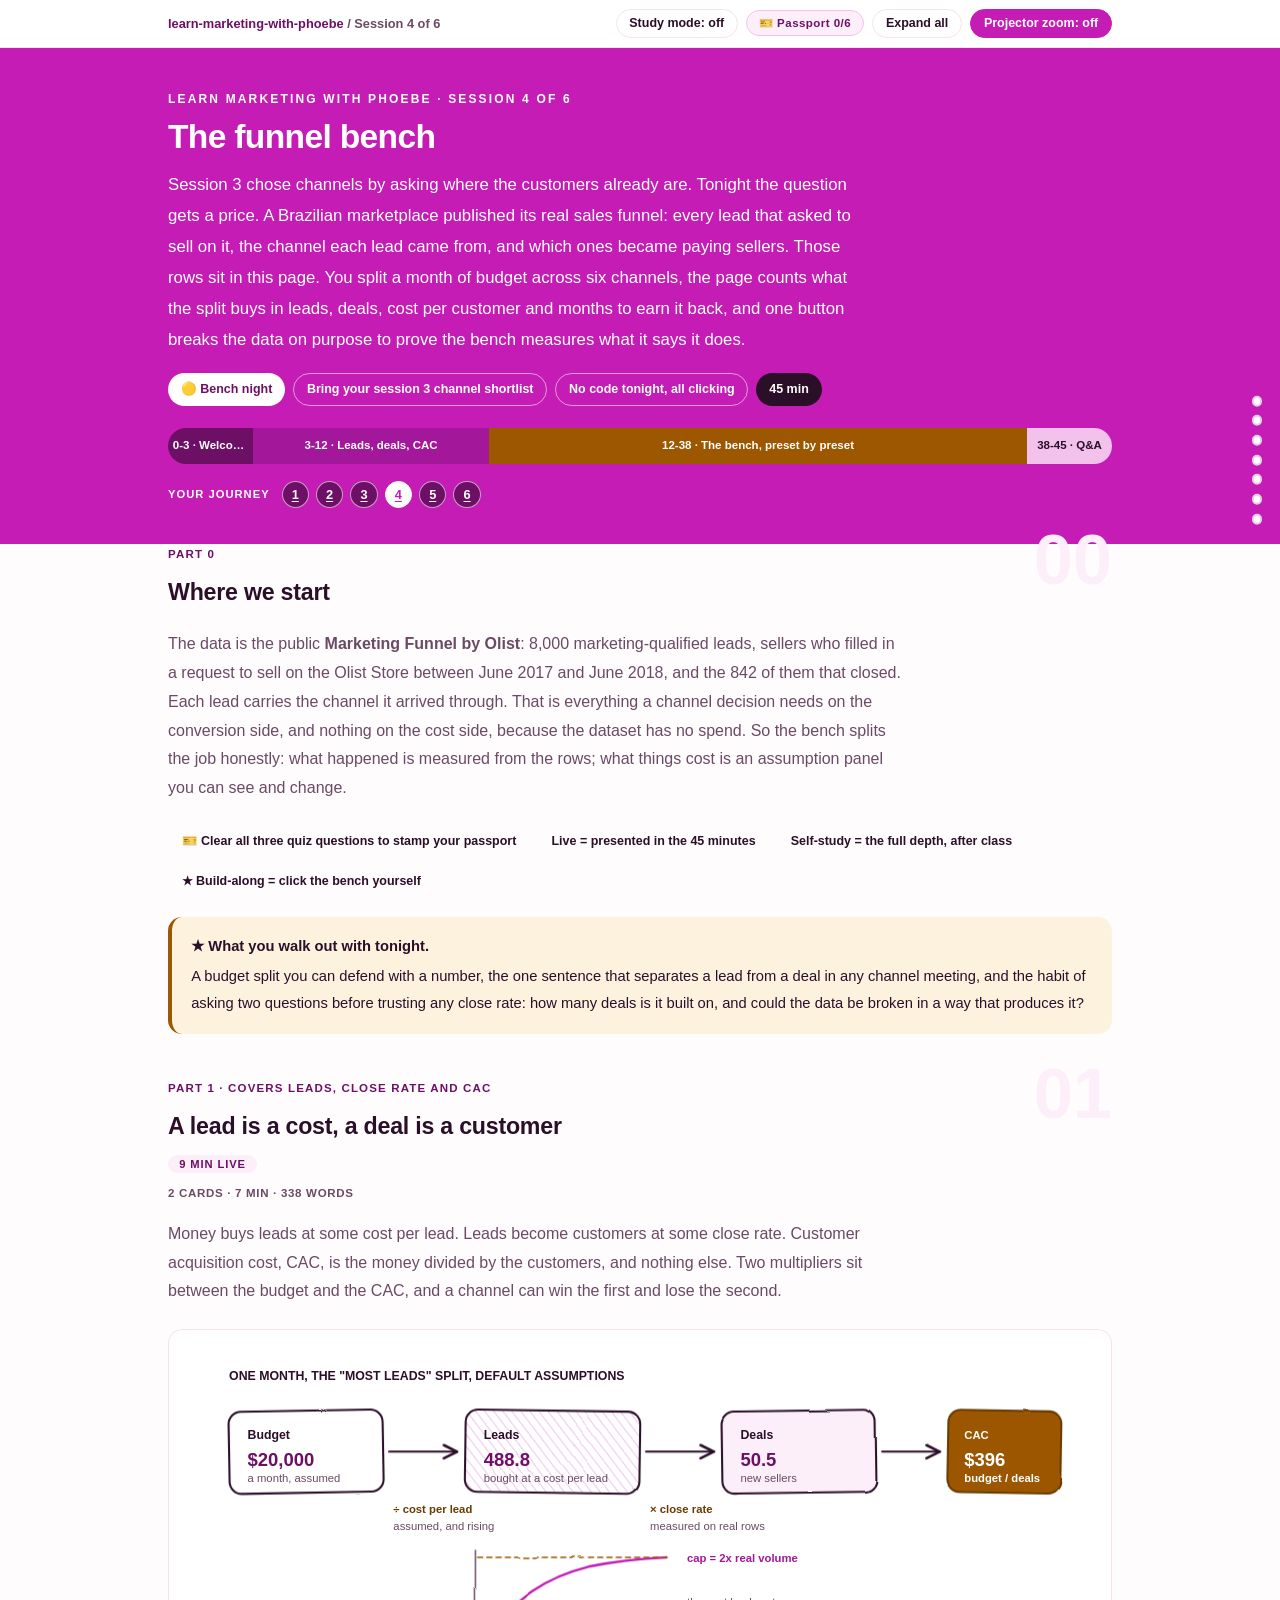
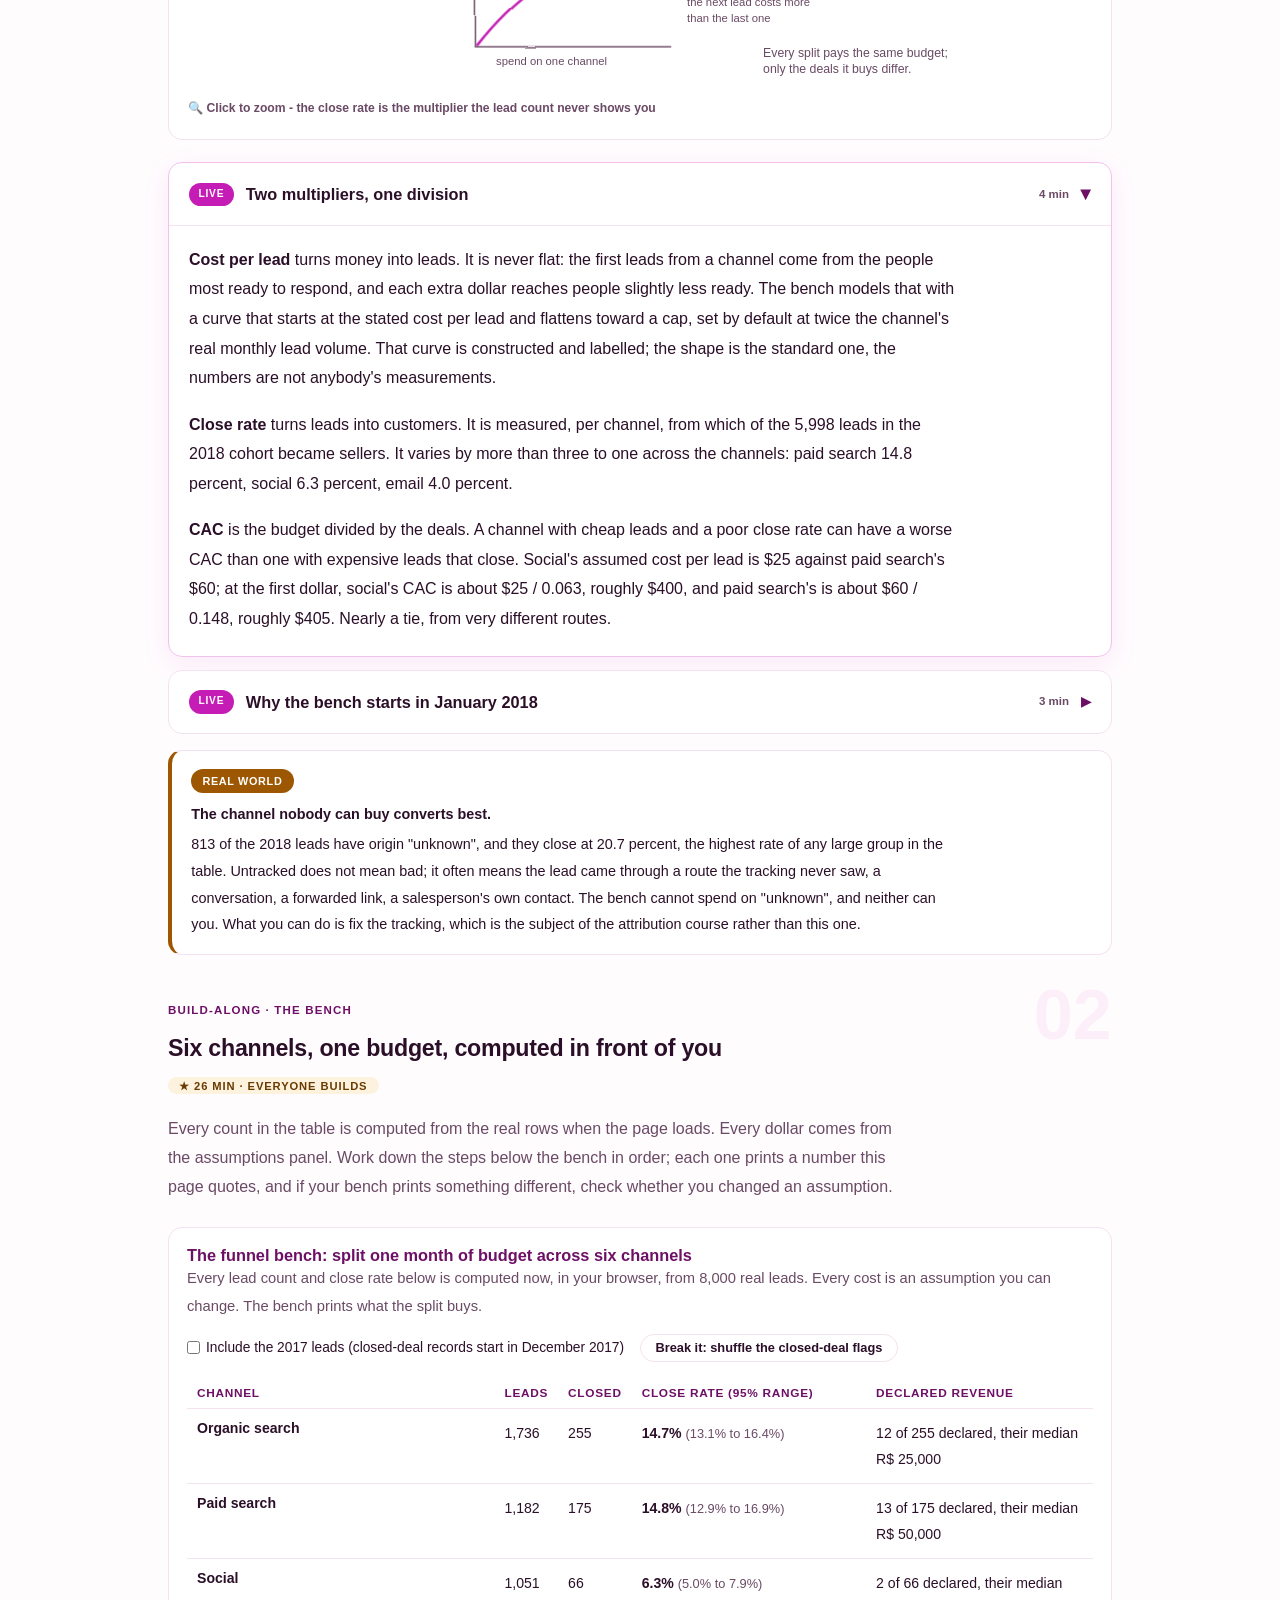
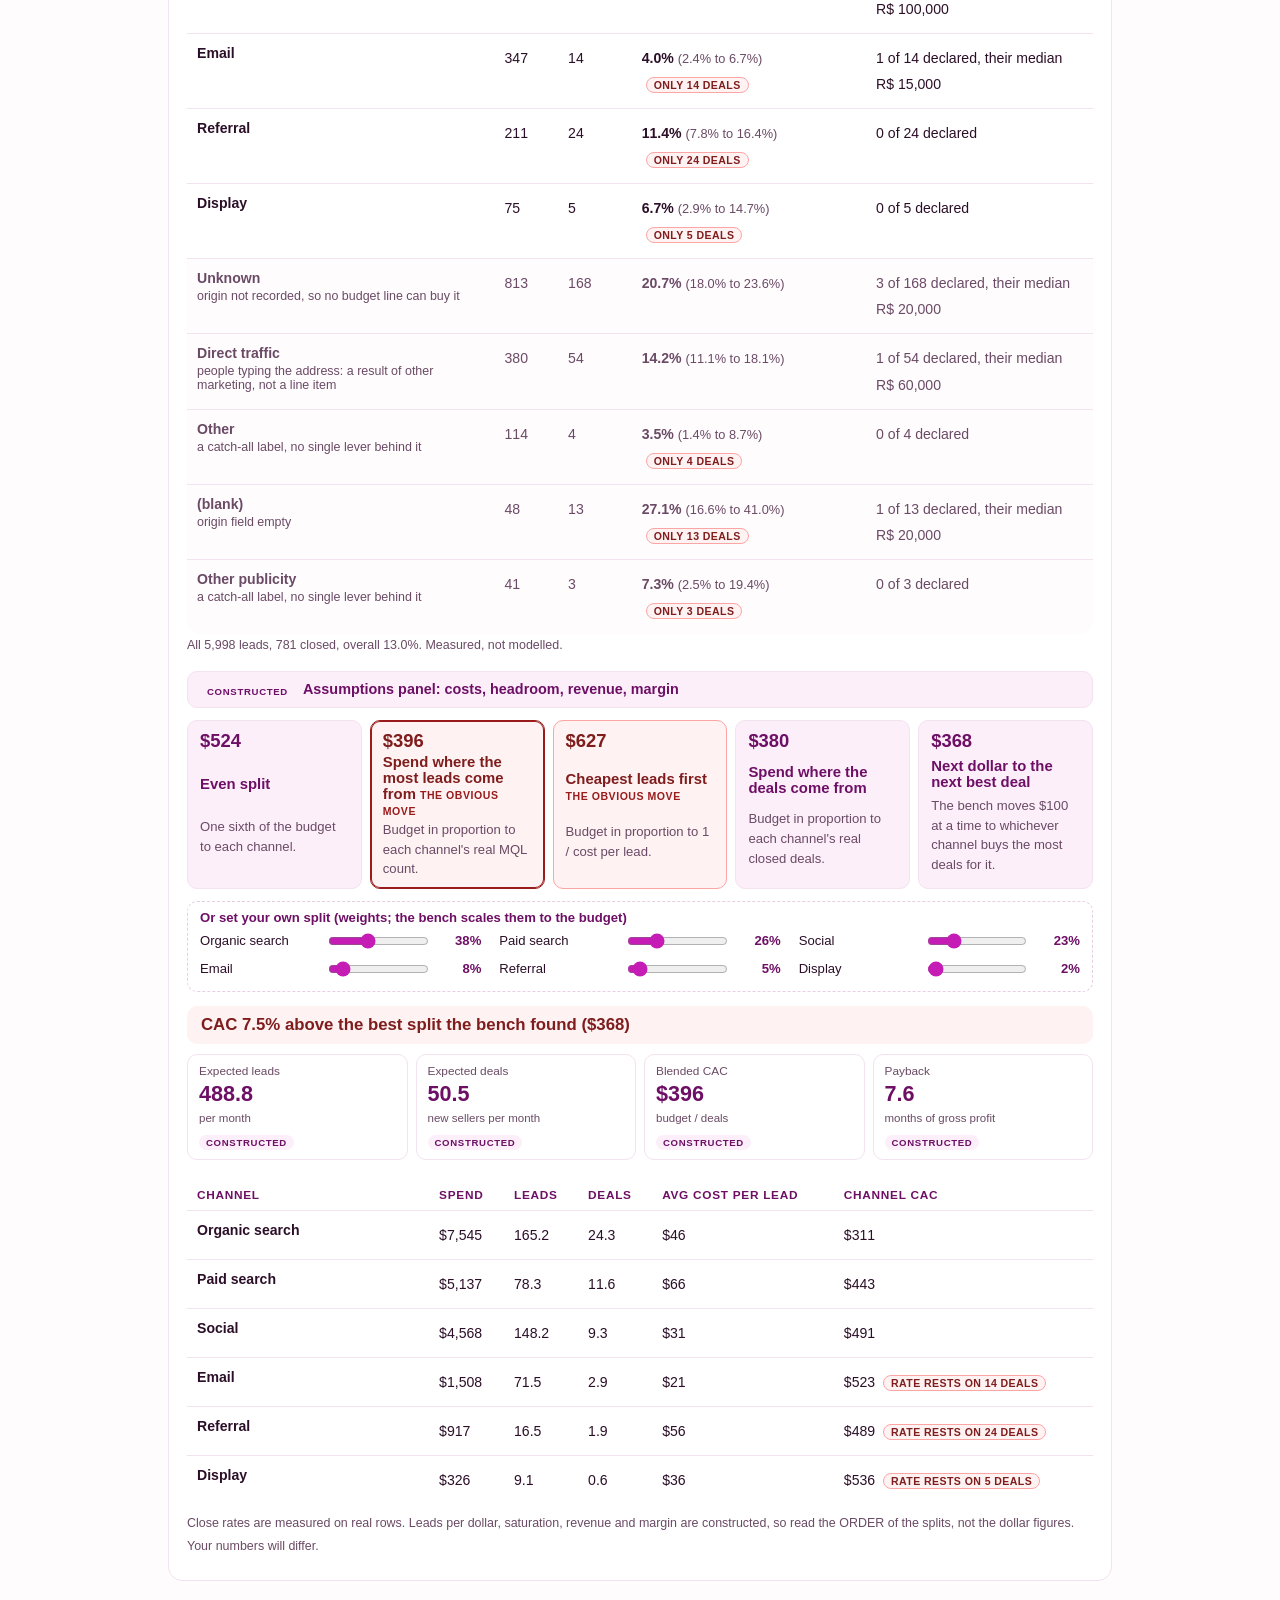
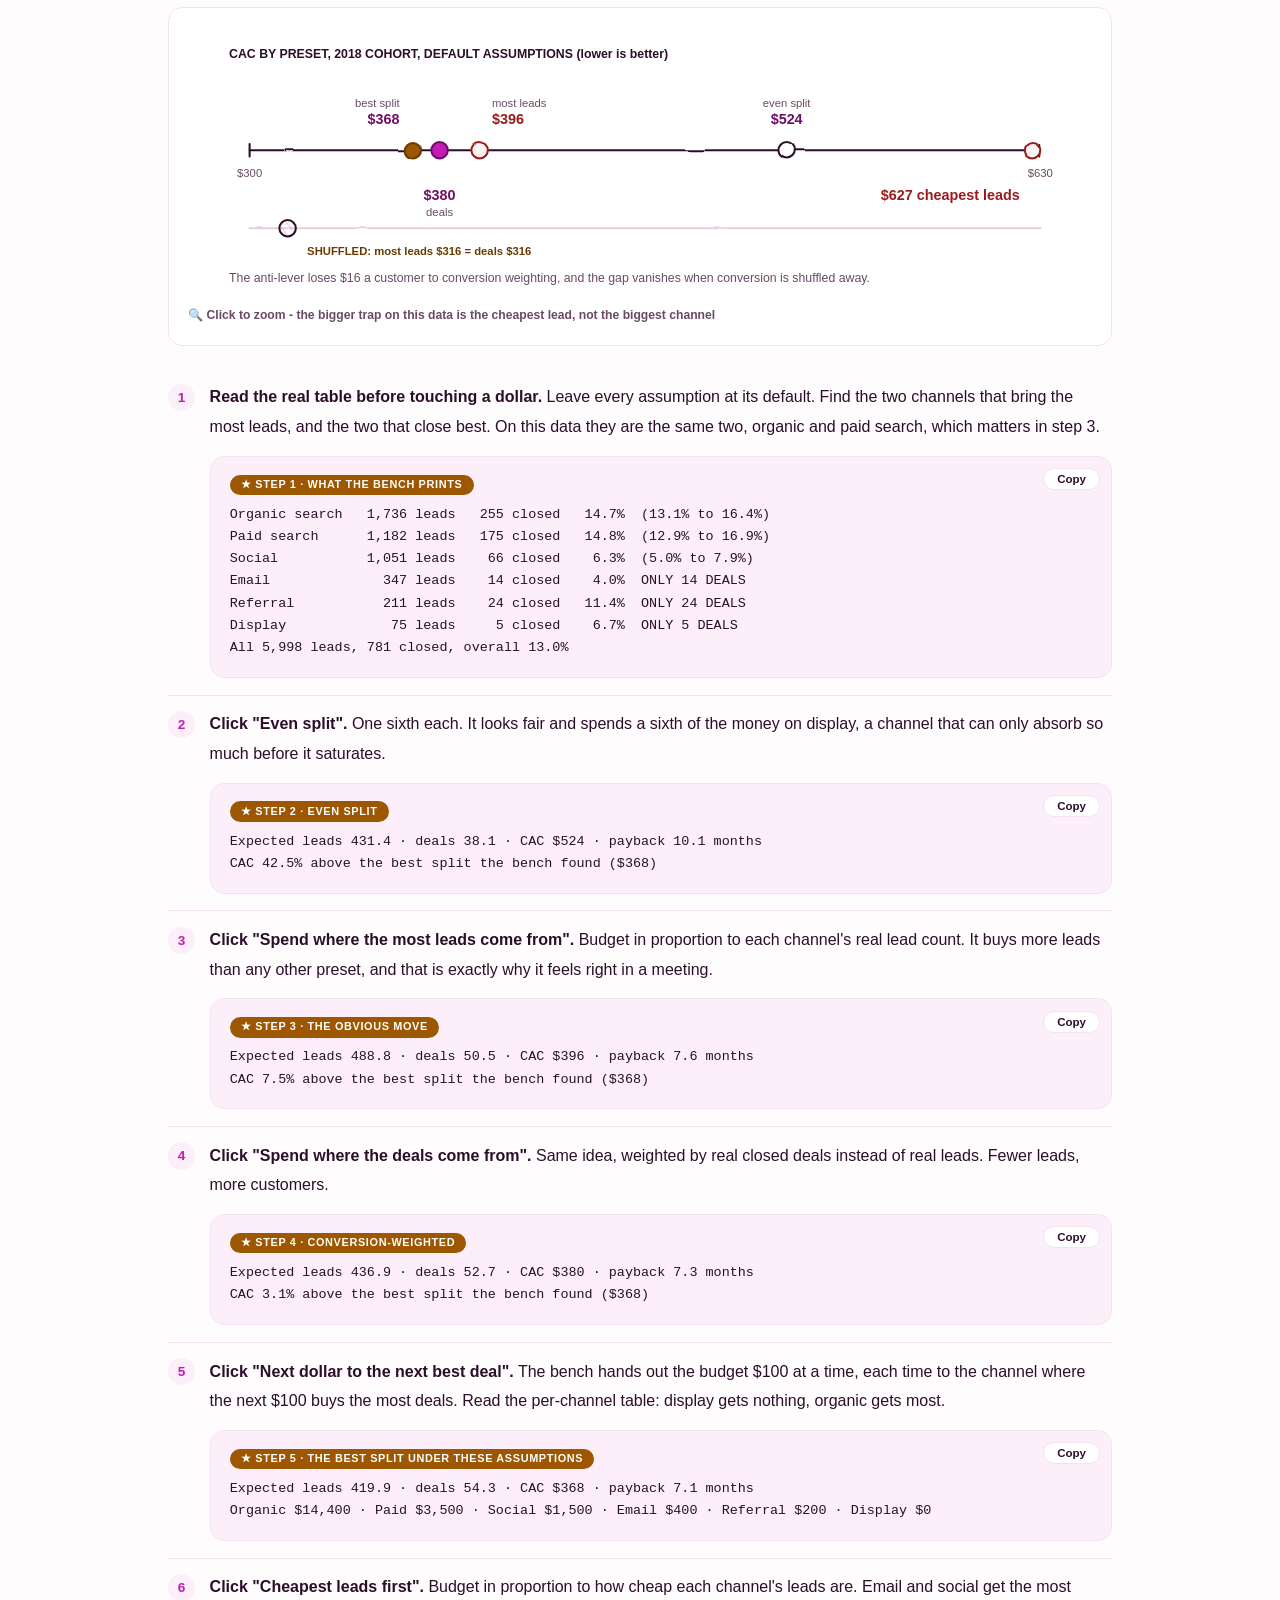
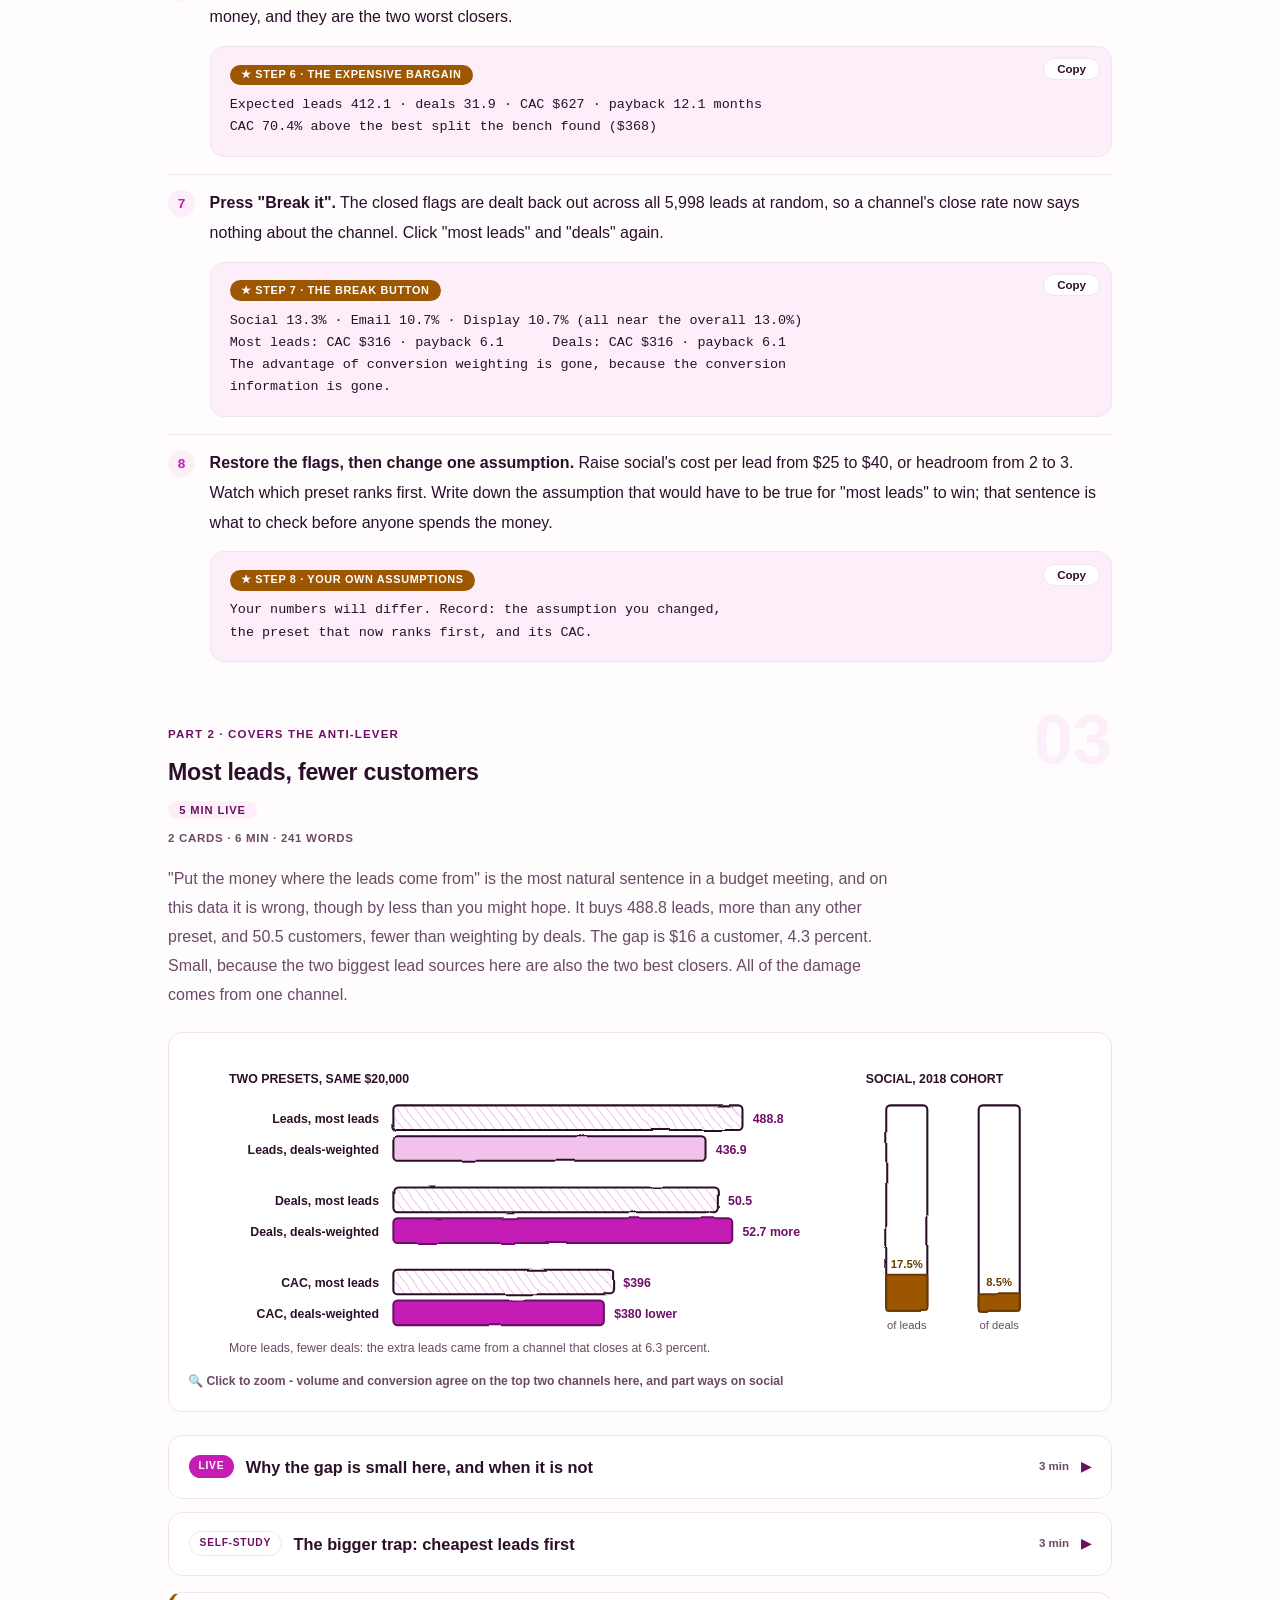
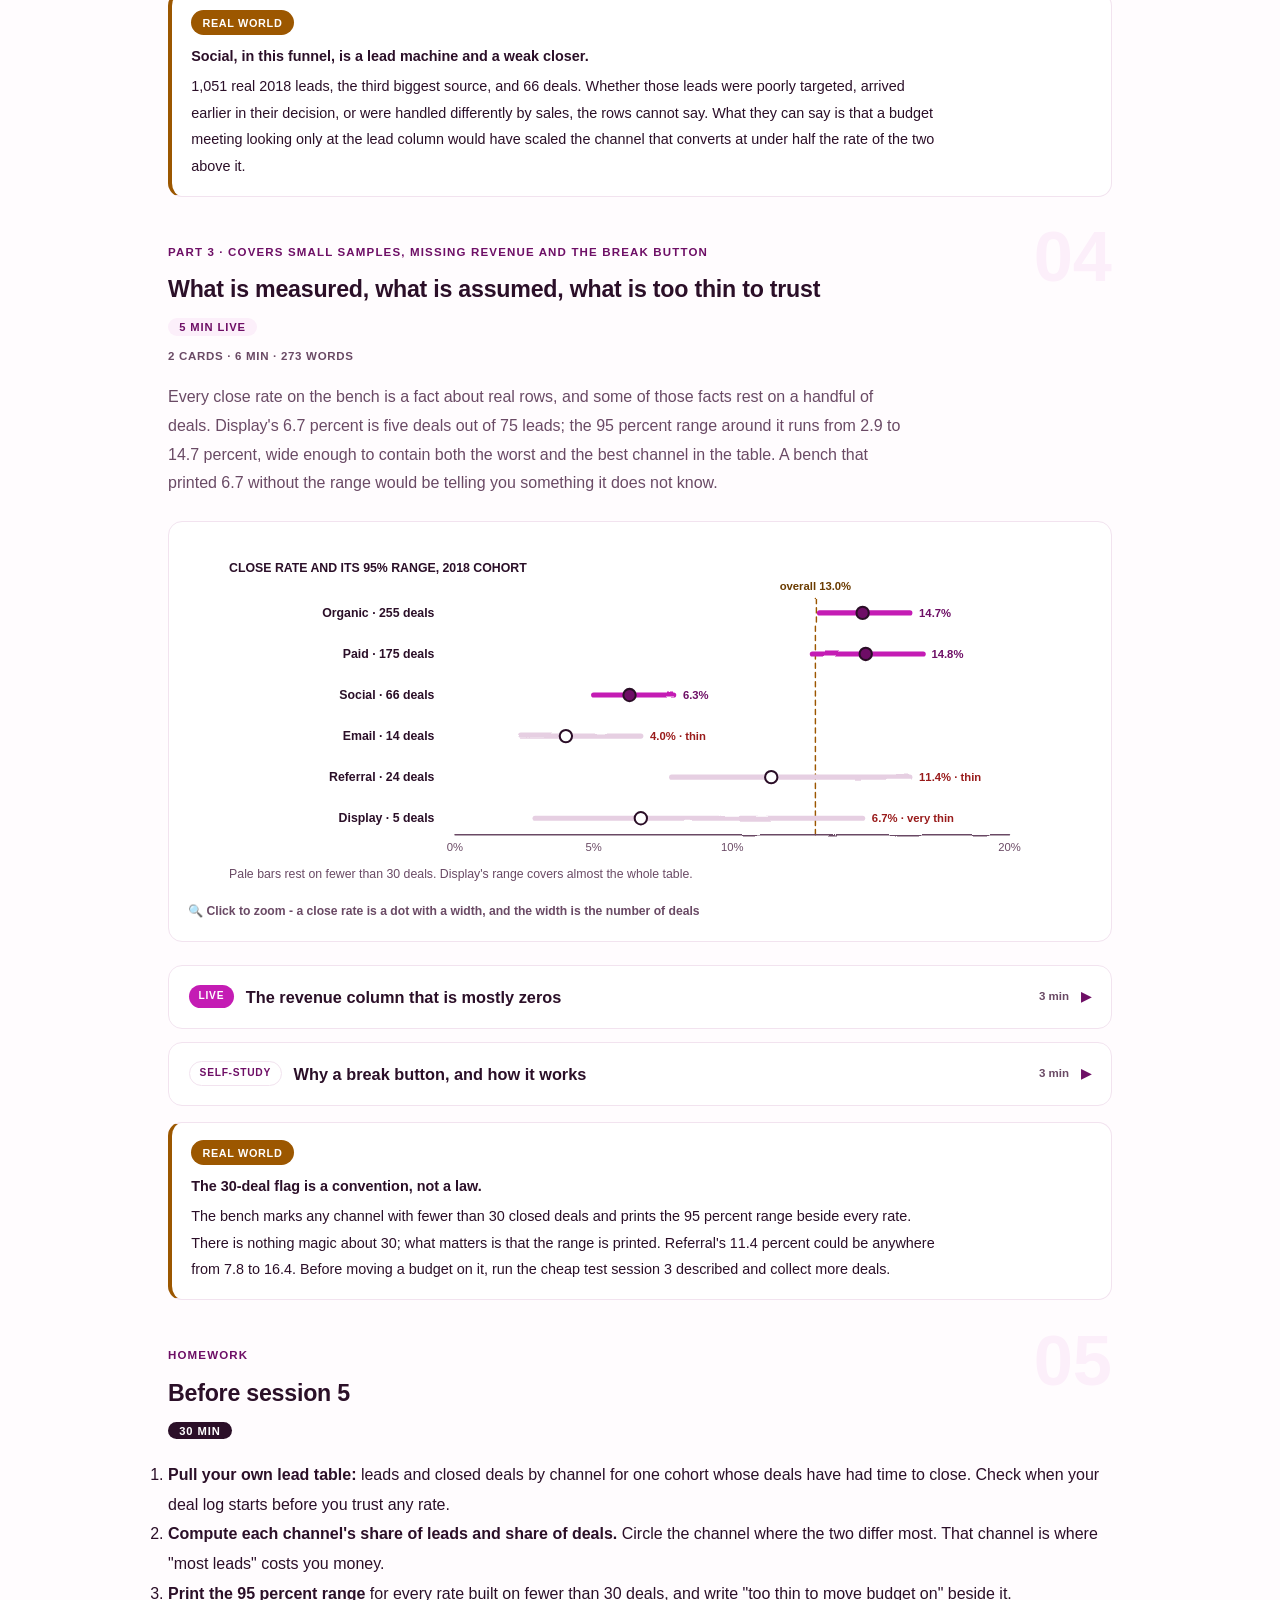
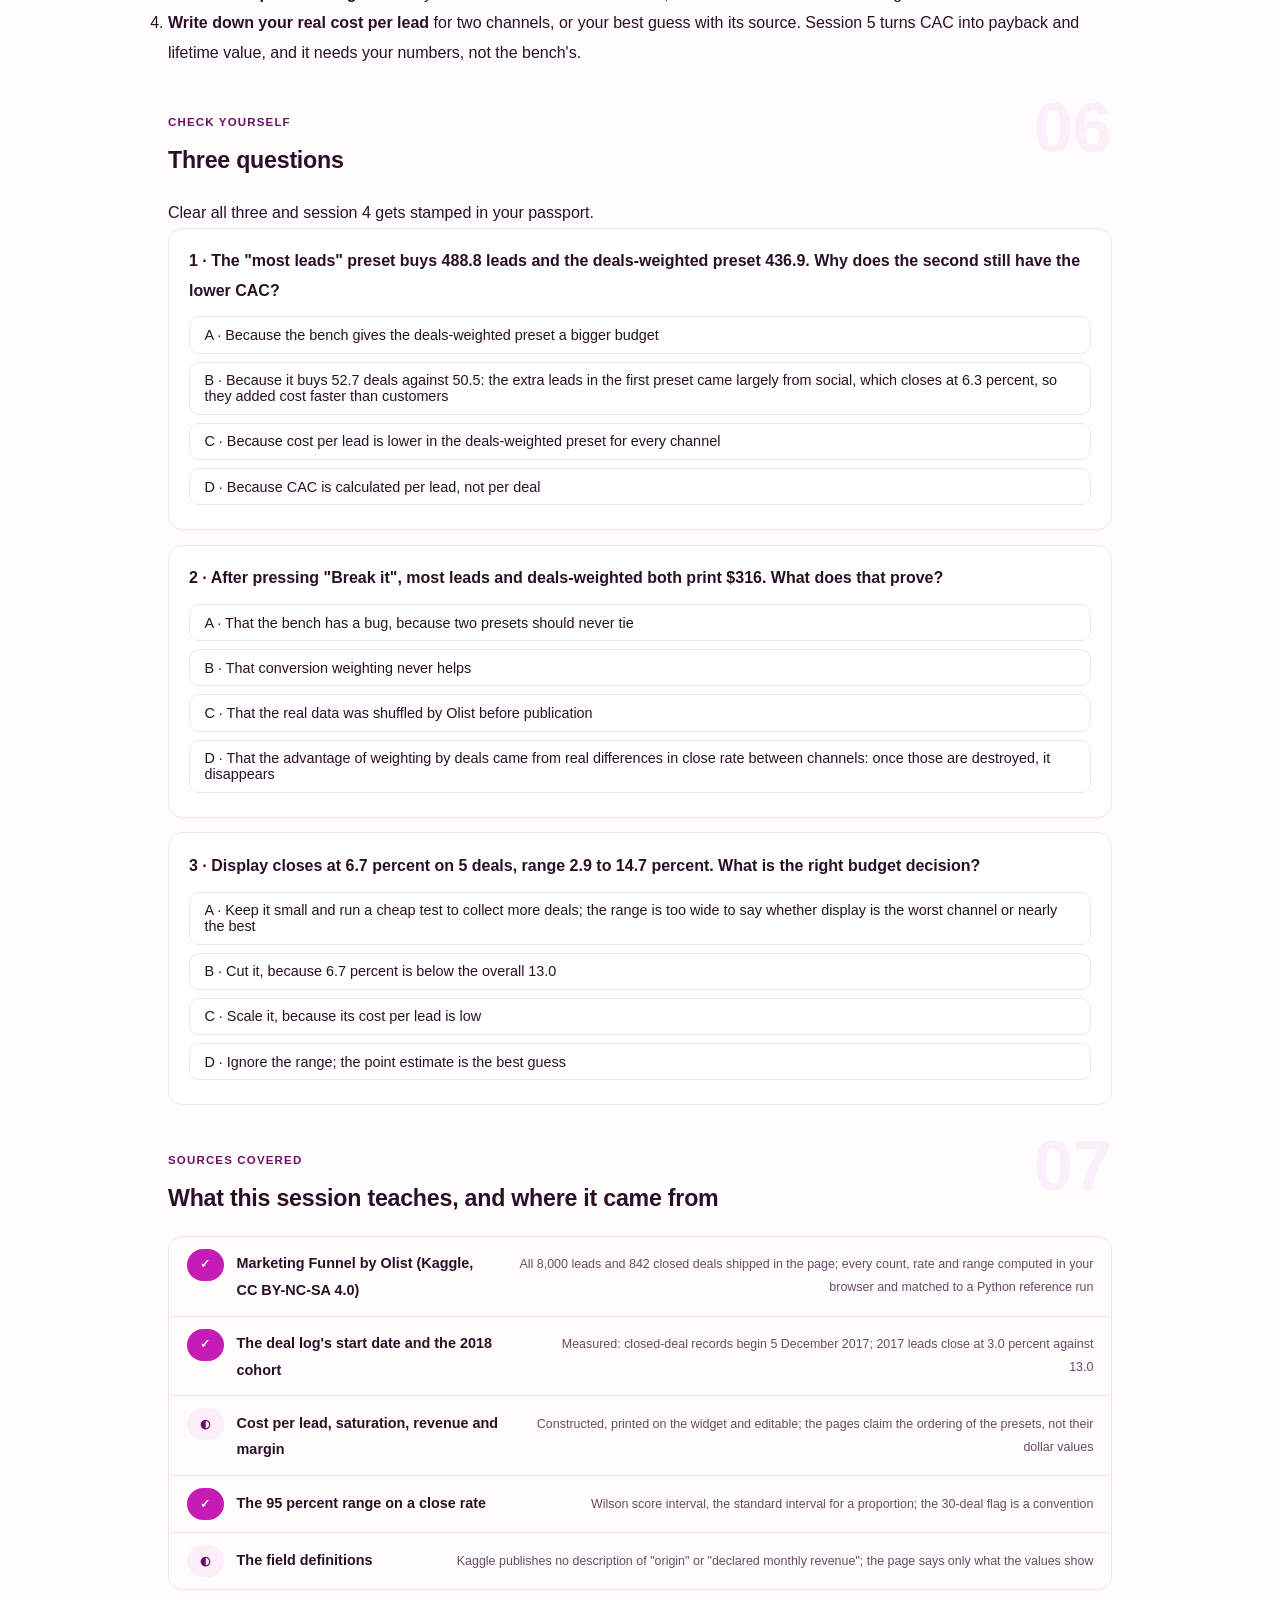
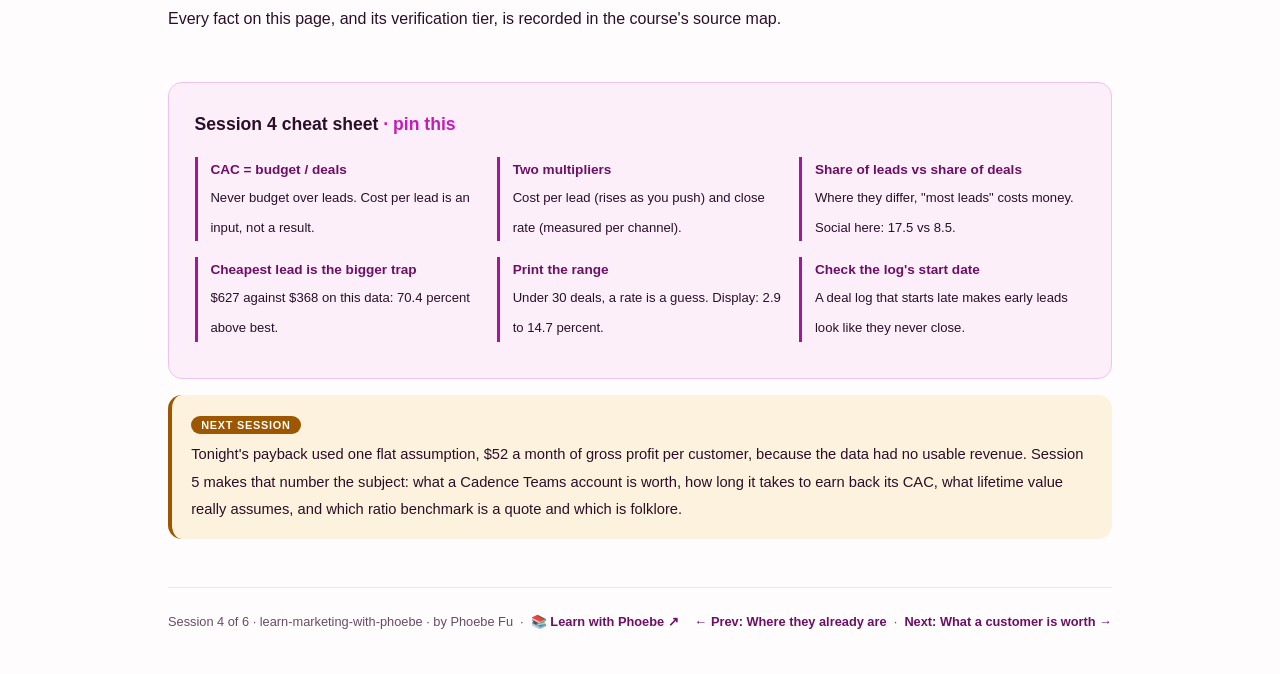
<file: courses/04-the-funnel-bench.html>
<!DOCTYPE html>
<html lang="en">
<head>
<meta charset="UTF-8">
<meta name="viewport" content="width=device-width, initial-scale=1.0">
<!-- social:start -->
<meta name="description" content="Session 4 of 6. 5,998 real leads and 781 real closed deals from the public Olist funnel, computed in your browser. Split a monthly budget across six channels and read the leads, deals, CAC and payback it buys.">
<meta property="og:type" content="article">
<meta property="og:site_name" content="Learn with Phoebe">
<meta property="og:title" content="The funnel bench - learn marketing with phoebe">
<meta property="og:description" content="Session 4 of 6. Spending where the most leads come from buys the most leads and still fewer deals. Real Olist rows, your assumptions.">
<meta property="og:url" content="https://phoebefu6.github.io/learn-marketing-with-phoebe/courses/04-the-funnel-bench.html">
<meta property="og:image" content="https://phoebefu6.github.io/learn-marketing-with-phoebe/assets/og-cover.png">
<meta property="og:image:width" content="1200">
<meta property="og:image:height" content="630">
<meta name="twitter:card" content="summary_large_image">
<meta name="twitter:title" content="The funnel bench - learn marketing with phoebe">
<meta name="twitter:description" content="Session 4 of 6. A budget split on real lead and close-rate data, with a button that breaks it on purpose.">
<meta name="twitter:image" content="https://phoebefu6.github.io/learn-marketing-with-phoebe/assets/og-cover.png">
<!-- social:end -->
<title>Session 4 · The funnel bench - learn marketing with phoebe</title>
<link rel="stylesheet" href="../assets/style.css?v=22">
</head>
<body>

<div class="toolbar">
  <div class="wrap">
    <span class="crumb"><a href="../index.html">learn-marketing-with-phoebe</a> / Session 4 of 6</span>
    <button class="btn" id="toggle-all" type="button">Expand all</button>
    <button class="btn primary" id="zoom-toggle" type="button">Projector zoom: off</button>
  </div>
</div>

<header class="masthead">
  <div class="wrap">
    <div class="eyebrow">Learn Marketing with Phoebe · Session 4 of 6</div>
    <h1>The funnel <span class="accent">bench</span></h1>
    <p class="sub">Session 3 chose channels by asking where the customers already are. Tonight the question gets a price. A Brazilian marketplace published its real sales funnel: every lead that asked to sell on it, the channel each lead came from, and which ones became paying sellers. Those rows sit in this page. You split a month of budget across six channels, the page counts what the split buys in leads, deals, cost per customer and months to earn it back, and one button breaks the data on purpose to prove the bench measures what it says it does.</p>
    <div class="chip-row">
      <span class="chip level">🟡 Bench night</span>
      <span class="chip audience">Bring your session 3 channel shortlist</span>
      <span class="chip audience">No code tonight, all clicking</span>
      <span class="chip time">45 min</span>
    </div>
    <div class="agenda">
      <span class="a1" style="flex:1">0-3 · Welcome</span>
      <span class="a2" style="flex:3">3-12 · Leads, deals, CAC</span>
      <span class="a3" style="flex:7">12-38 · The bench, preset by preset</span>
      <span class="a4" style="flex:1">38-45 · Q&amp;A</span>
    </div>
  </div>
</header>

<main class="wrap">

  <section class="section" id="intro">
    <div class="section-kicker">
      <span class="klabel">Part 0</span>
      <h2>Where we start</h2>
    </div>
    <p class="lede">The data is the public <strong>Marketing Funnel by Olist</strong>: 8,000 marketing-qualified leads, sellers who filled in a request to sell on the Olist Store between June 2017 and June 2018, and the 842 of them that closed. Each lead carries the channel it arrived through. That is everything a channel decision needs on the conversion side, and nothing on the cost side, because the dataset has no spend. So the bench splits the job honestly: what happened is measured from the rows; what things cost is an assumption panel you can see and change.</p>

    <div class="legend">
      <span class="pill">🎫 Clear all three quiz questions to stamp your passport</span>
      <span class="pill">Live = presented in the 45 minutes</span>
      <span class="pill">Self-study = the full depth, after class</span>
      <span class="pill">★ Build-along = click the bench yourself</span>
    </div>

    <div class="callout win">
      <p><strong>★ What you walk out with tonight.</strong> A budget split you can defend with a number, the one sentence that separates a lead from a deal in any channel meeting, and the habit of asking two questions before trusting any close rate: how many deals is it built on, and could the data be broken in a way that produces it?</p>
    </div>
  </section>

  <section class="section" id="part-1">
    <div class="section-kicker">
      <span class="klabel">Part 1 · covers leads, close rate and CAC</span>
      <h2>A lead is a cost, a deal is a customer</h2>
      <span class="tag concept">9 min live</span>
    </div>
    <p class="lede">Money buys leads at some cost per lead. Leads become customers at some close rate. Customer acquisition cost, CAC, is the money divided by the customers, and nothing else. Two multipliers sit between the budget and the CAC, and a channel can win the first and lose the second.</p>

    <figure class="zoomable">
      <svg viewBox="0 0 880 330" xmlns="http://www.w3.org/2000/svg" role="img" aria-label="The funnel as a machine. A monthly budget of 20,000 dollars flows into leads at a cost per lead, which flattens as a channel saturates; the 'most leads' split buys 488.8 leads. Leads multiply by the measured close rate into 50.5 deals. CAC is budget divided by deals: 396 dollars. A small inset curve shows leads rising and flattening as spend grows.">
        <defs>
          <filter id="m4aSk" x="-3%" y="-3%" width="106%" height="106%"><feTurbulence type="fractalNoise" baseFrequency="0.02" numOctaves="2" seed="13" result="n"/><feDisplacementMap in="SourceGraphic" in2="n" scale="2.4" xChannelSelector="R" yChannelSelector="G"/></filter>
          <pattern id="m4aHc" patternUnits="userSpaceOnUse" width="7" height="7" patternTransform="rotate(-38)"><line x1="0" y1="0" x2="0" y2="7" stroke="#C41CB4" stroke-width="1" opacity=".5"/></pattern>
          <marker id="m4aAr" viewBox="0 0 10 10" refX="9" refY="5" markerWidth="8" markerHeight="8" orient="auto"><path d="M1 1 L9 5 L1 9" fill="none" stroke="#2B0F28" stroke-width="1.6" stroke-linecap="round"/></marker>
        </defs>
        <style>
          .m4aH { font: 800 12px Inter, sans-serif; fill: #2B0F28; }
          .m4aL { font: 600 12px Inter, sans-serif; fill: #2B0F28; }
          .m4aS { font: 400 11px Inter, sans-serif; fill: #6A4A65; }
          .m4aB { font: 800 11px Inter, sans-serif; fill: #6A3B00; }
          .m4aV { font: 800 18px Inter, sans-serif; fill: #6E0F66; }
          .m4aW { font: 800 18px Inter, sans-serif; fill: #FFFFFF; }
          .m4aX { font: 700 11px Inter, sans-serif; fill: #FFFFFF; }
          .m4aA { font: 700 11px Inter, sans-serif; fill: #A3179A; }
          .m4aN { font: 400 12px Inter, sans-serif; fill: #6A4A65; }
        </style>

        <text class="m4aH" x="40" y="30">ONE MONTH, THE "MOST LEADS" SPLIT, DEFAULT ASSUMPTIONS</text>

        <g filter="url(#m4aSk)" fill="none" stroke="#2B0F28" stroke-width="2" stroke-linecap="round" stroke-linejoin="round">
          <rect x="40" y="60" width="150" height="80" rx="12" transform="rotate(-1 115 100)" fill="#FFFFFF"/>
          <rect x="270" y="60" width="170" height="80" rx="12" transform="rotate(0.8 355 100)" fill="url(#m4aHc)"/>
          <rect x="520" y="60" width="150" height="80" rx="12" transform="rotate(-0.8 595 100)" fill="#FCEFFA"/>
          <rect x="740" y="60" width="110" height="80" rx="12" transform="rotate(1 795 100)" fill="#9C5700" stroke="#6A3B00"/>
          <path d="M196 100 L262 100" marker-end="url(#m4aAr)"/>
          <path d="M446 100 L512 100" marker-end="url(#m4aAr)"/>
          <path d="M676 100 L732 100" marker-end="url(#m4aAr)"/>
          <!-- inset: saturation curve -->
          <path d="M280 290 L280 196" stroke="#6A4A65" stroke-width="1.4"/>
          <path d="M280 290 L470 290" stroke="#6A4A65" stroke-width="1.4"/>
          <path d="M282 288 C320 240 350 222 390 212 C420 206 446 204 466 203" stroke="#C41CB4" stroke-width="2.4"/>
          <path d="M282 203 L466 203" stroke="#9C5700" stroke-width="1.4" stroke-dasharray="5 4"/>
        </g>

        <text class="m4aL" x="58" y="88">Budget</text>
        <text class="m4aV" x="58" y="114">$20,000</text>
        <text class="m4aS" x="58" y="130">a month, assumed</text>
        <text class="m4aL" x="288" y="88">Leads</text>
        <text class="m4aV" x="288" y="114">488.8</text>
        <text class="m4aS" x="288" y="130">bought at a cost per lead</text>
        <text class="m4aL" x="538" y="88">Deals</text>
        <text class="m4aV" x="538" y="114">50.5</text>
        <text class="m4aS" x="538" y="130">new sellers</text>
        <text class="m4aX" x="756" y="88">CAC</text>
        <text class="m4aW" x="756" y="114">$396</text>
        <text class="m4aX" x="756" y="130">budget / deals</text>

        <text class="m4aB" x="200" y="160">÷ cost per lead</text>
        <text class="m4aB" x="450" y="160">× close rate</text>
        <text class="m4aS" x="450" y="176">measured on real rows</text>
        <text class="m4aS" x="200" y="176">assumed, and rising</text>

        <text class="m4aA" x="486" y="207">cap = 2x real volume</text>
        <text class="m4aS" x="300" y="308">spend on one channel</text>
        <text class="m4aS" x="486" y="250">the next lead costs more</text>
        <text class="m4aS" x="486" y="266">than the last one</text>

        <text class="m4aN" x="560" y="300">Every split pays the same budget;</text>
        <text class="m4aN" x="560" y="316">only the deals it buys differ.</text>
      </svg>
      <figcaption>🔍 Click to zoom - the close rate is the multiplier the lead count never shows you</figcaption>
    </figure>

    <details class="card" open>
      <summary><span class="mode live">Live</span>Two multipliers, one division<span class="mini">4 min</span><span class="caret">▶</span></summary>
      <div class="body">
        <p><strong>Cost per lead</strong> turns money into leads. It is never flat: the first leads from a channel come from the people most ready to respond, and each extra dollar reaches people slightly less ready. The bench models that with a curve that starts at the stated cost per lead and flattens toward a cap, set by default at twice the channel's real monthly lead volume. That curve is constructed and labelled; the shape is the standard one, the numbers are not anybody's measurements.</p>
        <p><strong>Close rate</strong> turns leads into customers. It is measured, per channel, from which of the 5,998 leads in the 2018 cohort became sellers. It varies by more than three to one across the channels: paid search 14.8 percent, social 6.3 percent, email 4.0 percent.</p>
        <p><strong>CAC</strong> is the budget divided by the deals. A channel with cheap leads and a poor close rate can have a worse CAC than one with expensive leads that close. Social's assumed cost per lead is $25 against paid search's $60; at the first dollar, social's CAC is about $25 / 0.063, roughly $400, and paid search's is about $60 / 0.148, roughly $405. Nearly a tie, from very different routes.</p>
      </div>
    </details>

    <details class="card">
      <summary><span class="mode live">Live</span>Why the bench starts in January 2018<span class="mini">3 min</span><span class="caret">▶</span></summary>
      <div class="body">
        <p>The closed-deal records begin on 5 December 2017. Leads that arrived in 2017 had their deals logged, if at all, only from that date on, so the 2,002 leads from 2017 show just 61 closes, 3.0 percent, against 13.0 percent for the 5,998 leads from January to May 2018. The 2017 leads did not get worse. The deal log started late.</p>
        <p>The bench defaults to the 2018 cohort for that reason, and gives you a checkbox to include 2017 anyway. Tick it and every CAC on the ladder rises, the even split from $524 to $742, because a third of the leads now look as if they never close. The ordering of the presets survives. The dollar figures do not, which is the general rule for any funnel number taken from a log whose start date you have not checked.</p>
      </div>
    </details>

    <div class="callout example">
      <span class="ex-pill">Real world</span>
      <p><strong>The channel nobody can buy converts best.</strong> 813 of the 2018 leads have origin "unknown", and they close at 20.7 percent, the highest rate of any large group in the table. Untracked does not mean bad; it often means the lead came through a route the tracking never saw, a conversation, a forwarded link, a salesperson's own contact. The bench cannot spend on "unknown", and neither can you. What you can do is fix the tracking, which is the subject of the attribution course rather than this one.</p>
    </div>
  </section>

  <section class="section" id="demo-1">
    <div class="section-kicker">
      <span class="klabel">Build-along · the bench</span>
      <h2>Six channels, one budget, computed in front of you</h2>
      <span class="tag demo">★ 26 min · everyone builds</span>
    </div>
    <p class="lede">Every count in the table is computed from the real rows when the page loads. Every dollar comes from the assumptions panel. Work down the steps below the bench in order; each one prints a number this page quotes, and if your bench prints something different, check whether you changed an assumption.</p>

    <div data-funnel-bench id="fb-bench"></div>

    <figure class="zoomable">
      <svg viewBox="0 0 880 260" xmlns="http://www.w3.org/2000/svg" role="img" aria-label="The preset ladder as a rail of CAC values at default assumptions on the 2018 cohort: best split 368 dollars, spend where the deals come from 380, spend where the most leads come from 396, even split 524, cheapest leads first 627. With the closed-deal flags shuffled, leads-weighted and deals-weighted both land on 316.">
        <defs>
          <filter id="m4dSk" x="-3%" y="-3%" width="106%" height="106%"><feTurbulence type="fractalNoise" baseFrequency="0.02" numOctaves="2" seed="43" result="n"/><feDisplacementMap in="SourceGraphic" in2="n" scale="2.4" xChannelSelector="R" yChannelSelector="G"/></filter>
          <pattern id="m4dHc" patternUnits="userSpaceOnUse" width="7" height="7" patternTransform="rotate(-38)"><line x1="0" y1="0" x2="0" y2="7" stroke="#C41CB4" stroke-width="1" opacity=".5"/></pattern>
          <marker id="m4dAr" viewBox="0 0 10 10" refX="9" refY="5" markerWidth="8" markerHeight="8" orient="auto"><path d="M1 1 L9 5 L1 9" fill="none" stroke="#2B0F28" stroke-width="1.6" stroke-linecap="round"/></marker>
        </defs>
        <style>
          .m4dH { font: 800 12px Inter, sans-serif; fill: #2B0F28; }
          .m4dL { font: 600 12px Inter, sans-serif; fill: #2B0F28; }
          .m4dS { font: 400 11px Inter, sans-serif; fill: #6A4A65; }
          .m4dB { font: 800 11px Inter, sans-serif; fill: #6A3B00; }
          .m4dV { font: 800 14px Inter, sans-serif; fill: #6E0F66; }
          .m4dR { font: 800 14px Inter, sans-serif; fill: #991B1B; }
          .m4dN { font: 400 12px Inter, sans-serif; fill: #6A4A65; }
        </style>

        <text class="m4dH" x="40" y="30">CAC BY PRESET, 2018 COHORT, DEFAULT ASSUMPTIONS (lower is better)</text>

        <g filter="url(#m4dSk)" fill="none" stroke="#2B0F28" stroke-width="2" stroke-linecap="round" stroke-linejoin="round">
          <path d="M60 120 L830 120"/>
          <path d="M60 114 L60 126 M830 114 L830 126"/>
          <circle cx="219" cy="120" r="8" fill="#9C5700" stroke="#6A3B00"/>
          <circle cx="245" cy="120" r="8" fill="#C41CB4" stroke="#6E0F66"/>
          <circle cx="284" cy="120" r="8" fill="#FEF2F2" stroke="#991B1B"/>
          <circle cx="583" cy="120" r="8" fill="#FFFFFF"/>
          <circle cx="823" cy="120" r="8" fill="#FEF2F2" stroke="#991B1B"/>
          <path d="M60 196 L830 196" stroke="#E6CFE2"/>
          <circle cx="97" cy="196" r="8" fill="url(#m4dHc)"/>
        </g>

        <text class="m4dS" x="60" y="146" text-anchor="middle">$300</text>
        <text class="m4dS" x="830" y="146" text-anchor="middle">$630</text>

        <text class="m4dV" x="206" y="94" text-anchor="end">$368</text>
        <text class="m4dS" x="206" y="78" text-anchor="end">best split</text>
        <text class="m4dV" x="245" y="168" text-anchor="middle">$380</text>
        <text class="m4dS" x="245" y="184" text-anchor="middle">deals</text>
        <text class="m4dR" x="296" y="94">$396</text>
        <text class="m4dS" x="296" y="78">most leads</text>
        <text class="m4dV" x="583" y="94" text-anchor="middle">$524</text>
        <text class="m4dS" x="583" y="78" text-anchor="middle">even split</text>
        <text class="m4dR" x="810" y="168" text-anchor="end">$627 cheapest leads</text>

        <text class="m4dB" x="116" y="222">SHUFFLED: most leads $316 = deals $316</text>

        <text class="m4dN" x="40" y="248">The anti-lever loses $16 a customer to conversion weighting, and the gap vanishes when conversion is shuffled away.</text>
      </svg>
      <figcaption>🔍 Click to zoom - the bigger trap on this data is the cheapest lead, not the biggest channel</figcaption>
    </figure>

    <div class="steps">
      <div class="step">
        <p><strong>Read the real table before touching a dollar.</strong> Leave every assumption at its default. Find the two channels that bring the most leads, and the two that close best. On this data they are the same two, organic and paid search, which matters in step 3.</p>
        <div class="prompt-box good"><span class="label">★ Step 1 · what the bench prints</span>Organic search   1,736 leads   255 closed   14.7%  (13.1% to 16.4%)
Paid search      1,182 leads   175 closed   14.8%  (12.9% to 16.9%)
Social           1,051 leads    66 closed    6.3%  (5.0% to 7.9%)
Email              347 leads    14 closed    4.0%  ONLY 14 DEALS
Referral           211 leads    24 closed   11.4%  ONLY 24 DEALS
Display             75 leads     5 closed    6.7%  ONLY 5 DEALS
All 5,998 leads, 781 closed, overall 13.0%</div>
      </div>
      <div class="step">
        <p><strong>Click "Even split".</strong> One sixth each. It looks fair and spends a sixth of the money on display, a channel that can only absorb so much before it saturates.</p>
        <div class="prompt-box good"><span class="label">★ Step 2 · even split</span>Expected leads 431.4 · deals 38.1 · CAC $524 · payback 10.1 months
CAC 42.5% above the best split the bench found ($368)</div>
      </div>
      <div class="step">
        <p><strong>Click "Spend where the most leads come from".</strong> Budget in proportion to each channel's real lead count. It buys more leads than any other preset, and that is exactly why it feels right in a meeting.</p>
        <div class="prompt-box good"><span class="label">★ Step 3 · the obvious move</span>Expected leads 488.8 · deals 50.5 · CAC $396 · payback 7.6 months
CAC 7.5% above the best split the bench found ($368)</div>
      </div>
      <div class="step">
        <p><strong>Click "Spend where the deals come from".</strong> Same idea, weighted by real closed deals instead of real leads. Fewer leads, more customers.</p>
        <div class="prompt-box good"><span class="label">★ Step 4 · conversion-weighted</span>Expected leads 436.9 · deals 52.7 · CAC $380 · payback 7.3 months
CAC 3.1% above the best split the bench found ($368)</div>
      </div>
      <div class="step">
        <p><strong>Click "Next dollar to the next best deal".</strong> The bench hands out the budget $100 at a time, each time to the channel where the next $100 buys the most deals. Read the per-channel table: display gets nothing, organic gets most.</p>
        <div class="prompt-box good"><span class="label">★ Step 5 · the best split under these assumptions</span>Expected leads 419.9 · deals 54.3 · CAC $368 · payback 7.1 months
Organic $14,400 · Paid $3,500 · Social $1,500 · Email $400 · Referral $200 · Display $0</div>
      </div>
      <div class="step">
        <p><strong>Click "Cheapest leads first".</strong> Budget in proportion to how cheap each channel's leads are. Email and social get the most money, and they are the two worst closers.</p>
        <div class="prompt-box good"><span class="label">★ Step 6 · the expensive bargain</span>Expected leads 412.1 · deals 31.9 · CAC $627 · payback 12.1 months
CAC 70.4% above the best split the bench found ($368)</div>
      </div>
      <div class="step">
        <p><strong>Press "Break it".</strong> The closed flags are dealt back out across all 5,998 leads at random, so a channel's close rate now says nothing about the channel. Click "most leads" and "deals" again.</p>
        <div class="prompt-box good"><span class="label">★ Step 7 · the break button</span>Social 13.3% · Email 10.7% · Display 10.7% (all near the overall 13.0%)
Most leads: CAC $316 · payback 6.1      Deals: CAC $316 · payback 6.1
The advantage of conversion weighting is gone, because the conversion
information is gone.</div>
      </div>
      <div class="step">
        <p><strong>Restore the flags, then change one assumption.</strong> Raise social's cost per lead from $25 to $40, or headroom from 2 to 3. Watch which preset ranks first. Write down the assumption that would have to be true for "most leads" to win; that sentence is what to check before anyone spends the money.</p>
        <div class="prompt-box good"><span class="label">★ Step 8 · your own assumptions</span>Your numbers will differ. Record: the assumption you changed,
the preset that now ranks first, and its CAC.</div>
      </div>
    </div>
  </section>

  <section class="section" id="part-2">
    <div class="section-kicker">
      <span class="klabel">Part 2 · covers the anti-lever</span>
      <h2>Most leads, fewer customers</h2>
      <span class="tag concept">5 min live</span>
    </div>
    <p class="lede">"Put the money where the leads come from" is the most natural sentence in a budget meeting, and on this data it is wrong, though by less than you might hope. It buys 488.8 leads, more than any other preset, and 50.5 customers, fewer than weighting by deals. The gap is $16 a customer, 4.3 percent. Small, because the two biggest lead sources here are also the two best closers. All of the damage comes from one channel.</p>

    <figure class="zoomable">
      <svg viewBox="0 0 880 300" xmlns="http://www.w3.org/2000/svg" role="img" aria-label="Bars comparing two presets. Most leads: 488.8 leads, 50.5 deals, CAC 396 dollars. Deals-weighted: 436.9 leads, 52.7 deals, CAC 380 dollars. A side strip shows social is 17.5 percent of the 2018 leads but 8.5 percent of the deals.">
        <defs>
          <filter id="m4bSk" x="-3%" y="-3%" width="106%" height="106%"><feTurbulence type="fractalNoise" baseFrequency="0.02" numOctaves="2" seed="27" result="n"/><feDisplacementMap in="SourceGraphic" in2="n" scale="2.4" xChannelSelector="R" yChannelSelector="G"/></filter>
          <pattern id="m4bHc" patternUnits="userSpaceOnUse" width="7" height="7" patternTransform="rotate(-38)"><line x1="0" y1="0" x2="0" y2="7" stroke="#C41CB4" stroke-width="1" opacity=".5"/></pattern>
          <marker id="m4bAr" viewBox="0 0 10 10" refX="9" refY="5" markerWidth="8" markerHeight="8" orient="auto"><path d="M1 1 L9 5 L1 9" fill="none" stroke="#2B0F28" stroke-width="1.6" stroke-linecap="round"/></marker>
        </defs>
        <style>
          .m4bH { font: 800 12px Inter, sans-serif; fill: #2B0F28; }
          .m4bL { font: 600 12px Inter, sans-serif; fill: #2B0F28; }
          .m4bS { font: 400 11px Inter, sans-serif; fill: #6A4A65; }
          .m4bB { font: 800 11px Inter, sans-serif; fill: #6A3B00; }
          .m4bV { font: 800 12px Inter, sans-serif; fill: #6E0F66; }
          .m4bW { font: 800 12px Inter, sans-serif; fill: #FFFFFF; }
          .m4bN { font: 400 12px Inter, sans-serif; fill: #6A4A65; }
        </style>

        <text class="m4bH" x="40" y="30">TWO PRESETS, SAME $20,000</text>
        <text class="m4bH" x="660" y="30">SOCIAL, 2018 COHORT</text>

        <g filter="url(#m4bSk)" fill="none" stroke="#2B0F28" stroke-width="2" stroke-linecap="round" stroke-linejoin="round">
          <!-- leads row: scale 488.8 -> 340 -->
          <rect x="200" y="52" width="340" height="24" rx="4" fill="url(#m4bHc)"/>
          <rect x="200" y="82" width="304" height="24" rx="4" fill="#F2C2EC"/>
          <!-- deals row: scale 54.3 -> 340 -->
          <rect x="200" y="132" width="316" height="24" rx="4" fill="url(#m4bHc)"/>
          <rect x="200" y="162" width="330" height="24" rx="4" fill="#C41CB4" stroke="#6E0F66"/>
          <!-- CAC row: scale 630 -> 340 -->
          <rect x="200" y="212" width="214" height="24" rx="4" fill="url(#m4bHc)"/>
          <rect x="200" y="242" width="205" height="24" rx="4" fill="#C41CB4" stroke="#6E0F66"/>
          <!-- social strip -->
          <rect x="680" y="52" width="40" height="200" rx="4" fill="#FFFFFF"/>
          <rect x="680" y="217" width="40" height="35" rx="2" fill="#9C5700" stroke="#6A3B00"/>
          <rect x="770" y="52" width="40" height="200" rx="4" fill="#FFFFFF"/>
          <rect x="770" y="235" width="40" height="17" rx="2" fill="#9C5700" stroke="#6A3B00"/>
        </g>

        <text class="m4bL" x="186" y="69" text-anchor="end">Leads, most leads</text>
        <text class="m4bL" x="186" y="99" text-anchor="end">Leads, deals-weighted</text>
        <text class="m4bL" x="186" y="149" text-anchor="end">Deals, most leads</text>
        <text class="m4bL" x="186" y="179" text-anchor="end">Deals, deals-weighted</text>
        <text class="m4bL" x="186" y="229" text-anchor="end">CAC, most leads</text>
        <text class="m4bL" x="186" y="259" text-anchor="end">CAC, deals-weighted</text>

        <text class="m4bV" x="550" y="69">488.8</text>
        <text class="m4bV" x="514" y="99">436.9</text>
        <text class="m4bV" x="526" y="149">50.5</text>
        <text class="m4bV" x="540" y="179">52.7 more</text>
        <text class="m4bV" x="424" y="229">$396</text>
        <text class="m4bV" x="415" y="259">$380 lower</text>

        <text class="m4bB" x="700" y="210" text-anchor="middle">17.5%</text>
        <text class="m4bB" x="790" y="228" text-anchor="middle">8.5%</text>
        <text class="m4bS" x="700" y="270" text-anchor="middle">of leads</text>
        <text class="m4bS" x="790" y="270" text-anchor="middle">of deals</text>

        <text class="m4bN" x="40" y="292">More leads, fewer deals: the extra leads came from a channel that closes at 6.3 percent.</text>
      </svg>
      <figcaption>🔍 Click to zoom - volume and conversion agree on the top two channels here, and part ways on social</figcaption>
    </figure>

    <details class="card">
      <summary><span class="mode live">Live</span>Why the gap is small here, and when it is not<span class="mini">3 min</span><span class="caret">▶</span></summary>
      <div class="body">
        <p>Weighting by leads and weighting by deals give the same answer wherever a channel's share of leads equals its share of deals. Organic search is 28.9 percent of the 2018 leads and 32.7 percent of the deals; paid search 19.7 and 22.4. Close. Social is 17.5 and 8.5. Not close. The lead-weighted split sends social roughly twice the money its deals justify, and that is the whole $16.</p>
        <p>So the honest lesson is not "volume is always a trap". It is that <strong>volume is the right signal only to the extent that conversion is uniform</strong>, and you cannot know whether it is uniform without looking. On a funnel where the biggest lead source is also the worst closer, the same sentence would cost far more than 4.3 percent. Check the second column before the first one wins the meeting.</p>
      </div>
    </details>

    <details class="card">
      <summary><span class="mode self">Self-study</span>The bigger trap: cheapest leads first<span class="mini">3 min</span><span class="caret">▶</span></summary>
      <div class="body">
        <p>Cost per lead is the metric ad platforms report first, and the cheapest-leads preset follows it: email at an assumed $15 and social at $25 get the most money. They are the two worst closers in the table, so the split buys 412.1 leads and only 31.9 customers, CAC $627, 70.4 percent above the best split. A lower cost per lead bought a higher cost per customer.</p>
        <p>The fix is the same in both traps: rank channels by what a customer costs, never by what a lead costs, and treat cost per lead as an input to CAC rather than a result.</p>
      </div>
    </details>

    <div class="callout example">
      <span class="ex-pill">Real world</span>
      <p><strong>Social, in this funnel, is a lead machine and a weak closer.</strong> 1,051 real 2018 leads, the third biggest source, and 66 deals. Whether those leads were poorly targeted, arrived earlier in their decision, or were handled differently by sales, the rows cannot say. What they can say is that a budget meeting looking only at the lead column would have scaled the channel that converts at under half the rate of the two above it.</p>
    </div>
  </section>

  <section class="section" id="part-3">
    <div class="section-kicker">
      <span class="klabel">Part 3 · covers small samples, missing revenue and the break button</span>
      <h2>What is measured, what is assumed, what is too thin to trust</h2>
      <span class="tag concept">5 min live</span>
    </div>
    <p class="lede">Every close rate on the bench is a fact about real rows, and some of those facts rest on a handful of deals. Display's 6.7 percent is five deals out of 75 leads; the 95 percent range around it runs from 2.9 to 14.7 percent, wide enough to contain both the worst and the best channel in the table. A bench that printed 6.7 without the range would be telling you something it does not know.</p>

    <figure class="zoomable">
      <svg viewBox="0 0 880 340" xmlns="http://www.w3.org/2000/svg" role="img" aria-label="Close rate with its 95 percent range for each of six channels, 2018 cohort. Organic 14.7 percent, range 13.1 to 16.4. Paid 14.8, range 12.9 to 16.9. Social 6.3, range 5.0 to 7.9. Email 4.0, range 2.4 to 6.7, 14 deals. Referral 11.4, range 7.8 to 16.4, 24 deals. Display 6.7, range 2.9 to 14.7, 5 deals. A dashed line marks the overall 13.0 percent.">
        <defs>
          <filter id="m4cSk" x="-3%" y="-3%" width="106%" height="106%"><feTurbulence type="fractalNoise" baseFrequency="0.02" numOctaves="2" seed="37" result="n"/><feDisplacementMap in="SourceGraphic" in2="n" scale="2.4" xChannelSelector="R" yChannelSelector="G"/></filter>
          <pattern id="m4cHc" patternUnits="userSpaceOnUse" width="7" height="7" patternTransform="rotate(-38)"><line x1="0" y1="0" x2="0" y2="7" stroke="#C41CB4" stroke-width="1" opacity=".5"/></pattern>
          <marker id="m4cAr" viewBox="0 0 10 10" refX="9" refY="5" markerWidth="8" markerHeight="8" orient="auto"><path d="M1 1 L9 5 L1 9" fill="none" stroke="#2B0F28" stroke-width="1.6" stroke-linecap="round"/></marker>
        </defs>
        <style>
          .m4cH { font: 800 12px Inter, sans-serif; fill: #2B0F28; }
          .m4cL { font: 600 12px Inter, sans-serif; fill: #2B0F28; }
          .m4cS { font: 400 11px Inter, sans-serif; fill: #6A4A65; }
          .m4cB { font: 800 11px Inter, sans-serif; fill: #6A3B00; }
          .m4cV { font: 800 11px Inter, sans-serif; fill: #6E0F66; }
          .m4cR { font: 800 11px Inter, sans-serif; fill: #991B1B; }
          .m4cN { font: 400 12px Inter, sans-serif; fill: #6A4A65; }
        </style>

        <text class="m4cH" x="40" y="30">CLOSE RATE AND ITS 95% RANGE, 2018 COHORT</text>
        <text class="m4cB" x="611" y="48" text-anchor="middle">overall 13.0%</text>

        <g filter="url(#m4cSk)" fill="none" stroke="#2B0F28" stroke-width="2" stroke-linecap="round" stroke-linejoin="round">
          <path d="M611 56 L611 286" stroke="#9C5700" stroke-width="1.4" stroke-dasharray="5 4"/>
          <path d="M260 286 L800 286" stroke="#6A4A65" stroke-width="1.4"/>
          <path d="M614 70 L703 70" stroke="#C41CB4" stroke-width="5"/>
          <path d="M608 110 L716 110" stroke="#C41CB4" stroke-width="5"/>
          <path d="M395 150 L473 150" stroke="#C41CB4" stroke-width="5"/>
          <path d="M325 190 L441 190" stroke="#E6CFE2" stroke-width="5"/>
          <path d="M471 230 L703 230" stroke="#E6CFE2" stroke-width="5"/>
          <path d="M338 270 L657 270" stroke="#E6CFE2" stroke-width="5"/>
          <circle cx="657" cy="70" r="6" fill="#6E0F66"/>
          <circle cx="660" cy="110" r="6" fill="#6E0F66"/>
          <circle cx="430" cy="150" r="6" fill="#6E0F66"/>
          <circle cx="368" cy="190" r="6" fill="#FFFFFF"/>
          <circle cx="568" cy="230" r="6" fill="#FFFFFF"/>
          <circle cx="441" cy="270" r="6" fill="#FFFFFF"/>
        </g>

        <text class="m4cL" x="240" y="74" text-anchor="end">Organic · 255 deals</text>
        <text class="m4cL" x="240" y="114" text-anchor="end">Paid · 175 deals</text>
        <text class="m4cL" x="240" y="154" text-anchor="end">Social · 66 deals</text>
        <text class="m4cL" x="240" y="194" text-anchor="end">Email · 14 deals</text>
        <text class="m4cL" x="240" y="234" text-anchor="end">Referral · 24 deals</text>
        <text class="m4cL" x="240" y="274" text-anchor="end">Display · 5 deals</text>

        <text class="m4cV" x="712" y="74">14.7%</text>
        <text class="m4cV" x="724" y="114">14.8%</text>
        <text class="m4cV" x="482" y="154">6.3%</text>
        <text class="m4cR" x="450" y="194">4.0% · thin</text>
        <text class="m4cR" x="712" y="234">11.4% · thin</text>
        <text class="m4cR" x="666" y="274">6.7% · very thin</text>

        <text class="m4cS" x="260" y="302" text-anchor="middle">0%</text>
        <text class="m4cS" x="395" y="302" text-anchor="middle">5%</text>
        <text class="m4cS" x="530" y="302" text-anchor="middle">10%</text>
        <text class="m4cS" x="800" y="302" text-anchor="middle">20%</text>

        <text class="m4cN" x="40" y="328">Pale bars rest on fewer than 30 deals. Display's range covers almost the whole table.</text>
      </svg>
      <figcaption>🔍 Click to zoom - a close rate is a dot with a width, and the width is the number of deals</figcaption>
    </figure>

    <details class="card">
      <summary><span class="mode live">Live</span>The revenue column that is mostly zeros<span class="mini">3 min</span><span class="caret">▶</span></summary>
      <div class="body">
        <p>The dataset has a field called declared monthly revenue on each closed deal. It would be the obvious source for payback. It cannot be used: <strong>797 of the 842 closed deals declare 0</strong>, and the 45 that declare something range from 6 to 50,000,000 reais. The median of all closed deals is zero. The table on the bench shows the counts per channel, "12 of 255 declared" for organic, so you can see why.</p>
        <p>So payback uses one stated assumption for every channel: $80 a month of revenue per new seller at a 65 percent gross margin, $52 a month of gross profit, and payback is CAC divided by 52. Because the assumption is the same everywhere, payback ranks the presets exactly as CAC does. Session 5 is where revenue per customer becomes the subject rather than a constant.</p>
      </div>
    </details>

    <details class="card">
      <summary><span class="mode self">Self-study</span>Why a break button, and how it works<span class="mini">3 min</span><span class="caret">▶</span></summary>
      <div class="body">
        <p>A bench that can only ever report the answer you hoped for measures nothing. The break button takes the 781 closed flags and deals them back out across the 5,998 leads with a fixed random seed, so the number of deals stays 781 but which channel they land in is now arbitrary. If the bench's ranking came from the channels, the ranking should collapse. It does: lead-weighted and deal-weighted tie at $316, because with conversion uniform, volume is the right signal after all.</p>
        <p>It also moves the "best split" toward the cheap-lead channels, social and email, which is what you would expect once every channel converts alike: then cost per lead is the only difference left. That is the mirror image of step 6, and the reason step 6 loses on the real data.</p>
      </div>
    </details>

    <div class="callout example">
      <span class="ex-pill">Real world</span>
      <p><strong>The 30-deal flag is a convention, not a law.</strong> The bench marks any channel with fewer than 30 closed deals and prints the 95 percent range beside every rate. There is nothing magic about 30; what matters is that the range is printed. Referral's 11.4 percent could be anywhere from 7.8 to 16.4. Before moving a budget on it, run the cheap test session 3 described and collect more deals.</p>
    </div>
  </section>

  <section class="section" id="exercise">
    <div class="section-kicker">
      <span class="klabel">Homework</span>
      <h2>Before session 5</h2>
      <span class="tag exercise">30 min</span>
    </div>
    <ol>
      <li><strong>Pull your own lead table:</strong> leads and closed deals by channel for one cohort whose deals have had time to close. Check when your deal log starts before you trust any rate.</li>
      <li><strong>Compute each channel's share of leads and share of deals.</strong> Circle the channel where the two differ most. That channel is where "most leads" costs you money.</li>
      <li><strong>Print the 95 percent range</strong> for every rate built on fewer than 30 deals, and write "too thin to move budget on" beside it.</li>
      <li><strong>Write down your real cost per lead</strong> for two channels, or your best guess with its source. Session 5 turns CAC into payback and lifetime value, and it needs your numbers, not the bench's.</li>
    </ol>
  </section>

  <section class="section" id="quiz">
    <div class="section-kicker">
      <span class="klabel">Check yourself</span>
      <h2>Three questions</h2>
    </div>
    <p>Clear all three and session 4 gets stamped in your passport.</p>

    <div class="quiz-q" data-answer="1">
      <p class="qtext">1 · The "most leads" preset buys 488.8 leads and the deals-weighted preset 436.9. Why does the second still have the lower CAC?</p>
      <button class="qopt" type="button">A · Because the bench gives the deals-weighted preset a bigger budget</button>
      <button class="qopt" type="button">B · Because it buys 52.7 deals against 50.5: the extra leads in the first preset came largely from social, which closes at 6.3 percent, so they added cost faster than customers</button>
      <button class="qopt" type="button">C · Because cost per lead is lower in the deals-weighted preset for every channel</button>
      <button class="qopt" type="button">D · Because CAC is calculated per lead, not per deal</button>
      <p class="qwhy">Both presets spend the same $20,000. CAC is budget over deals, so the preset with more deals wins. Leads are an input; a split that buys more of them from a weak closer can end with fewer customers.</p>
    </div>

    <div class="quiz-q" data-answer="3">
      <p class="qtext">2 · After pressing "Break it", most leads and deals-weighted both print $316. What does that prove?</p>
      <button class="qopt" type="button">A · That the bench has a bug, because two presets should never tie</button>
      <button class="qopt" type="button">B · That conversion weighting never helps</button>
      <button class="qopt" type="button">C · That the real data was shuffled by Olist before publication</button>
      <button class="qopt" type="button">D · That the advantage of weighting by deals came from real differences in close rate between channels: once those are destroyed, it disappears</button>
      <p class="qwhy">A break button is a test of the instrument. If shuffling the very thing a preset relies on removes its advantage, the advantage was coming from that thing and not from an artifact of the bench.</p>
    </div>

    <div class="quiz-q" data-answer="0">
      <p class="qtext">3 · Display closes at 6.7 percent on 5 deals, range 2.9 to 14.7 percent. What is the right budget decision?</p>
      <button class="qopt" type="button">A · Keep it small and run a cheap test to collect more deals; the range is too wide to say whether display is the worst channel or nearly the best</button>
      <button class="qopt" type="button">B · Cut it, because 6.7 percent is below the overall 13.0</button>
      <button class="qopt" type="button">C · Scale it, because its cost per lead is low</button>
      <button class="qopt" type="button">D · Ignore the range; the point estimate is the best guess</button>
      <p class="qwhy">Five deals cannot rank a channel. The range is the honest statement of what the data knows, and it spans most of the table. The decision it supports is to buy information cheaply, not to move a budget either way.</p>
    </div>

    <p class="quiz-score"></p>
  </section>

  <section class="section" id="official">
    <div class="section-kicker">
      <span class="klabel">Sources covered</span>
      <h2>What this session teaches, and where it came from</h2>
    </div>
    <div class="covered">
      <div class="covered-row"><span class="status pill solid">✓</span><span class="name">Marketing Funnel by Olist (Kaggle, CC BY-NC-SA 4.0)</span><span class="note">All 8,000 leads and 842 closed deals shipped in the page; every count, rate and range computed in your browser and matched to a Python reference run</span></div>
      <div class="covered-row"><span class="status pill solid">✓</span><span class="name">The deal log's start date and the 2018 cohort</span><span class="note">Measured: closed-deal records begin 5 December 2017; 2017 leads close at 3.0 percent against 13.0</span></div>
      <div class="covered-row"><span class="status pill light">◐</span><span class="name">Cost per lead, saturation, revenue and margin</span><span class="note">Constructed, printed on the widget and editable; the pages claim the ordering of the presets, not their dollar values</span></div>
      <div class="covered-row"><span class="status pill solid">✓</span><span class="name">The 95 percent range on a close rate</span><span class="note">Wilson score interval, the standard interval for a proportion; the 30-deal flag is a convention</span></div>
      <div class="covered-row"><span class="status pill light">◐</span><span class="name">The field definitions</span><span class="note">Kaggle publishes no description of "origin" or "declared monthly revenue"; the page says only what the values show</span></div>
    </div>
    <p class="mono" style="margin-top:14px">Every fact on this page, and its verification tier, is recorded in the course's source map.</p>
  </section>

  <section class="cheat" id="cheatsheet">
    <h3>Session 4 cheat sheet <span>· pin this</span></h3>
    <div class="grid-2">
      <div class="cheat-item"><b>CAC = budget / deals</b><span>Never budget over leads. Cost per lead is an input, not a result.</span></div>
      <div class="cheat-item"><b>Two multipliers</b><span>Cost per lead (rises as you push) and close rate (measured per channel).</span></div>
      <div class="cheat-item"><b>Share of leads vs share of deals</b><span>Where they differ, "most leads" costs money. Social here: 17.5 vs 8.5.</span></div>
      <div class="cheat-item"><b>Cheapest lead is the bigger trap</b><span>$627 against $368 on this data: 70.4 percent above best.</span></div>
      <div class="cheat-item"><b>Print the range</b><span>Under 30 deals, a rate is a guess. Display: 2.9 to 14.7 percent.</span></div>
      <div class="cheat-item"><b>Check the log's start date</b><span>A deal log that starts late makes early leads look like they never close.</span></div>
    </div>
  </section>

  <div class="callout next">
    <span class="nx-pill">Next session</span>
    <p>Tonight's payback used one flat assumption, $52 a month of gross profit per customer, because the data had no usable revenue. Session 5 makes that number the subject: what a Cadence Teams account is worth, how long it takes to earn back its CAC, what lifetime value really assumes, and which ratio benchmark is a quote and which is folklore.</p>
  </div>

  <footer class="pagefoot">
    <span>Session 4 of 6 · learn-marketing-with-phoebe · by Phoebe Fu &nbsp;·&nbsp; 📚 <a href="https://phoebefu6.github.io/learn-with-phoebe/">Learn with Phoebe ↗</a></span>
    <span><a href="03-where-they-already-are.html">← Prev: Where they already are</a> &nbsp;·&nbsp; <a href="05-what-a-customer-is-worth.html">Next: What a customer is worth →</a></span>
  </footer>

</main>

<script src="../assets/funnel-sample.js?v=2"></script>
<script src="../assets/funnel-live.js?v=2"></script>
<script src="../assets/app.js?v=20"></script>
</body>
</html>
</file>
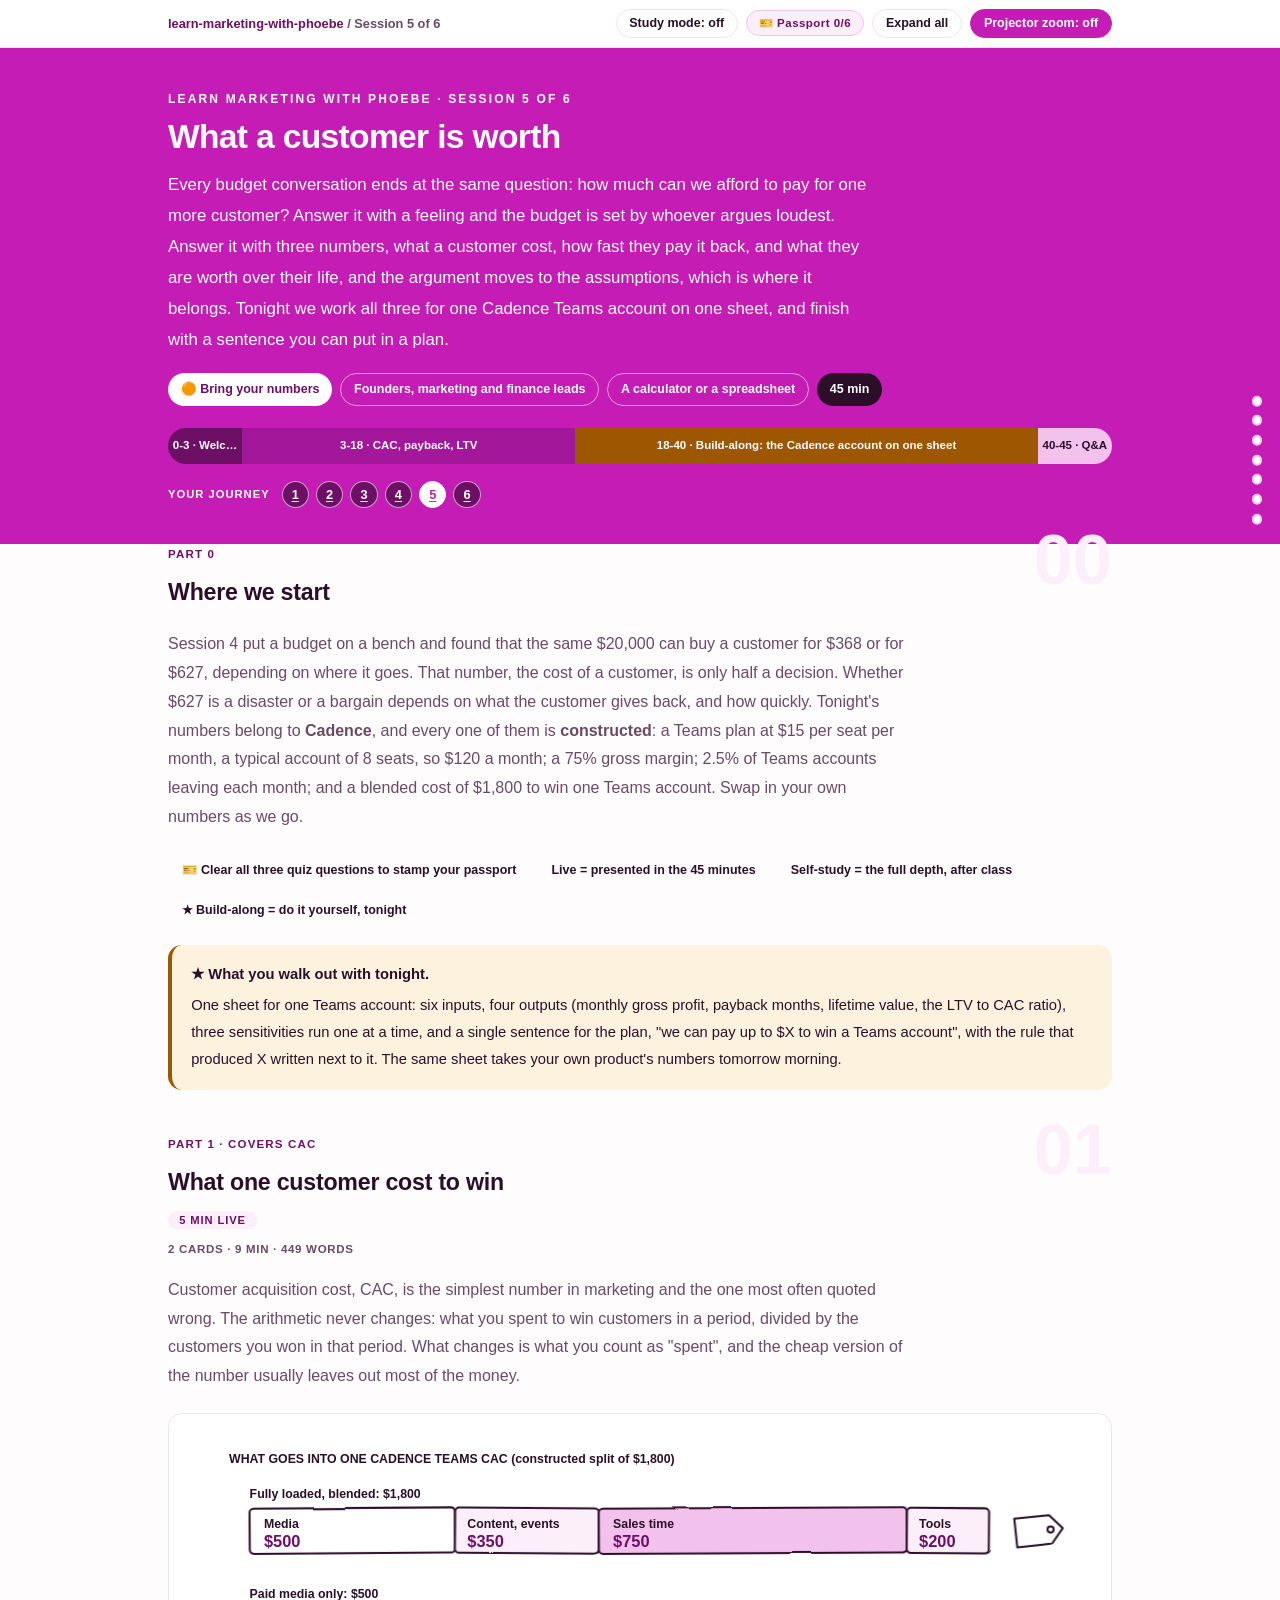
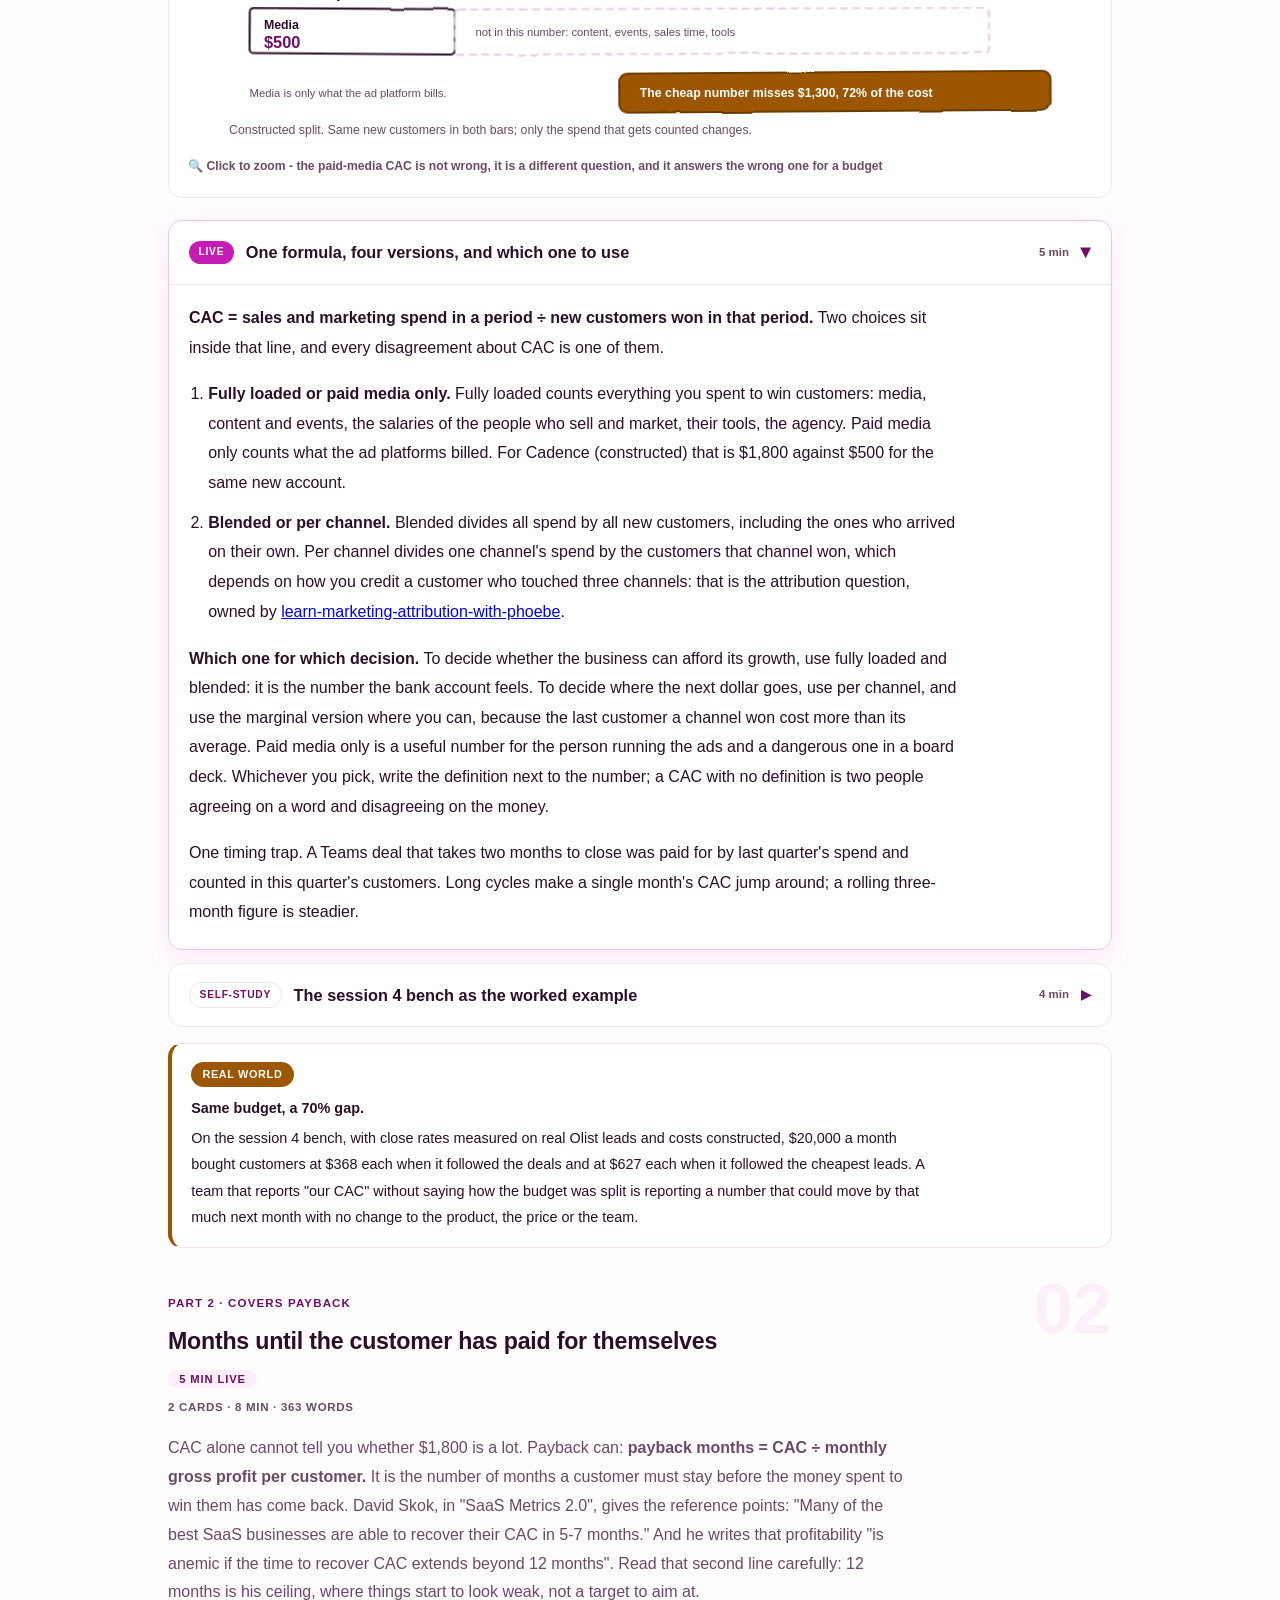
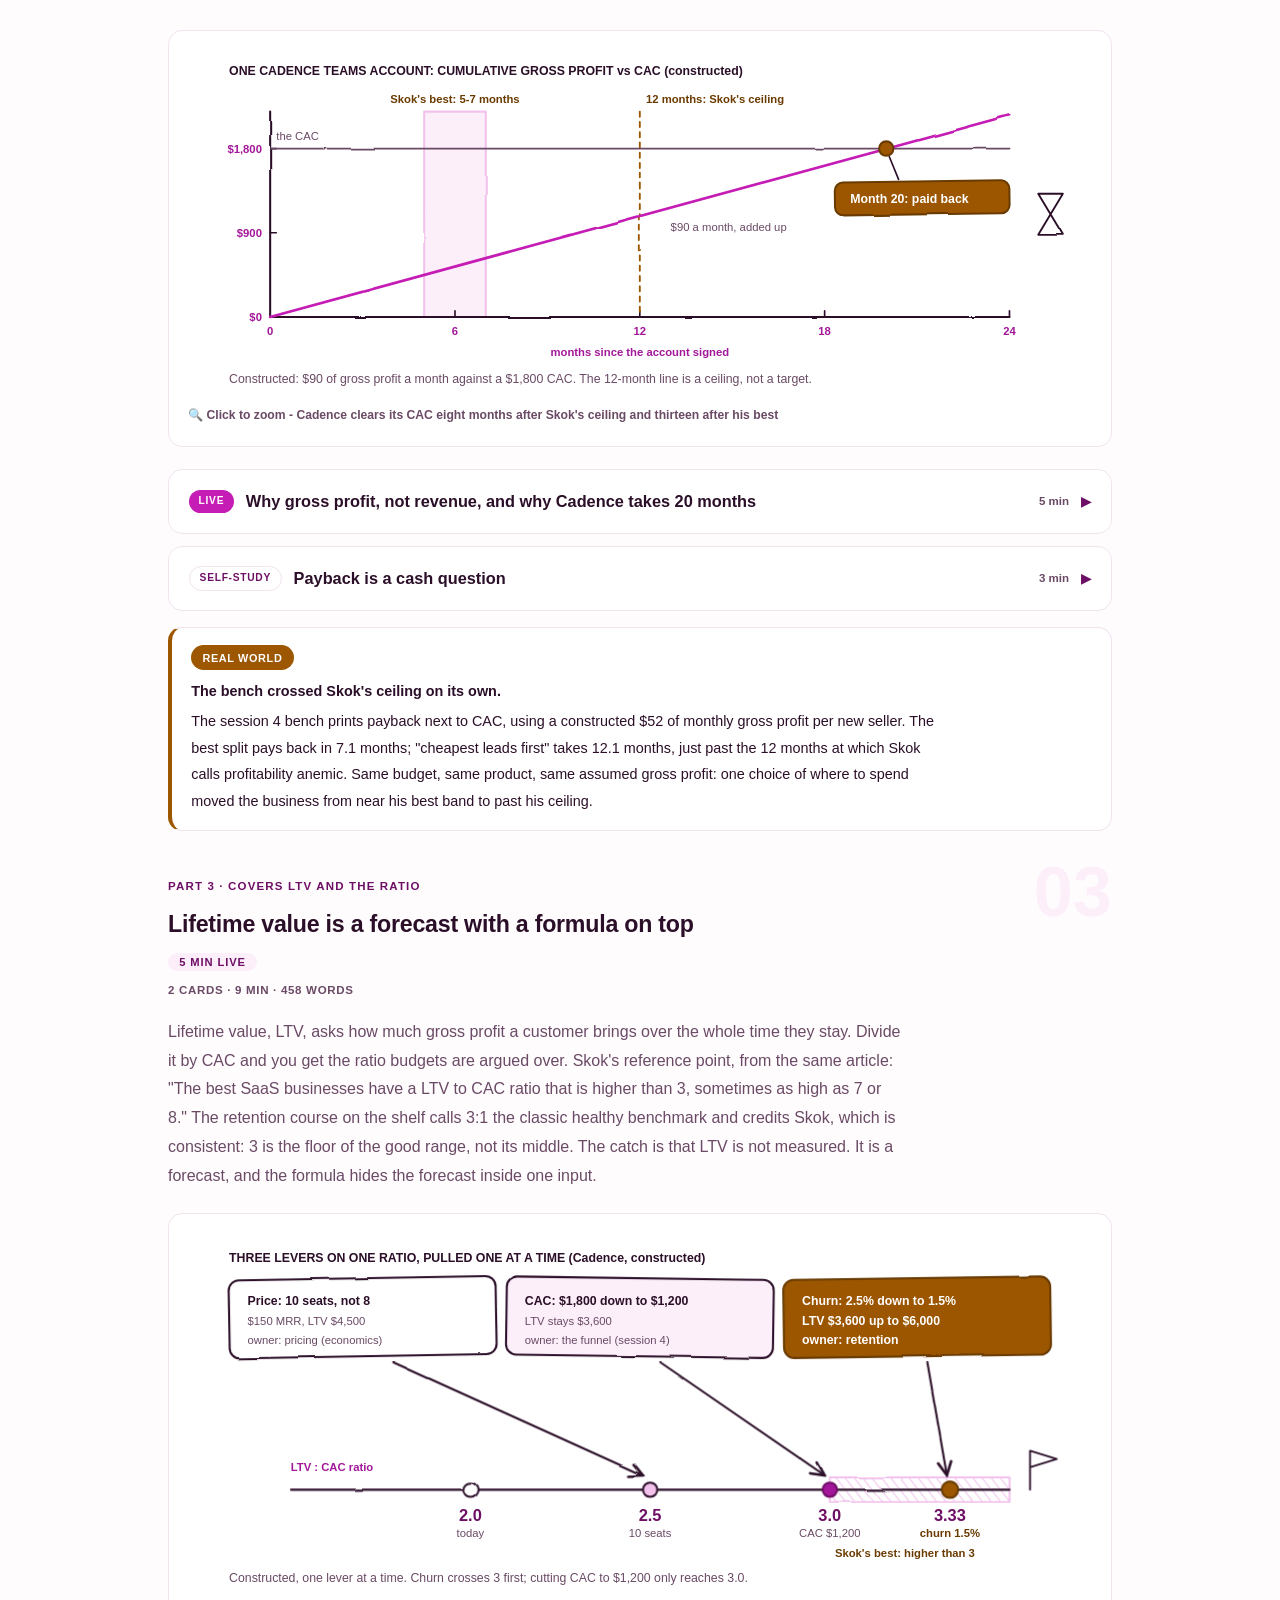
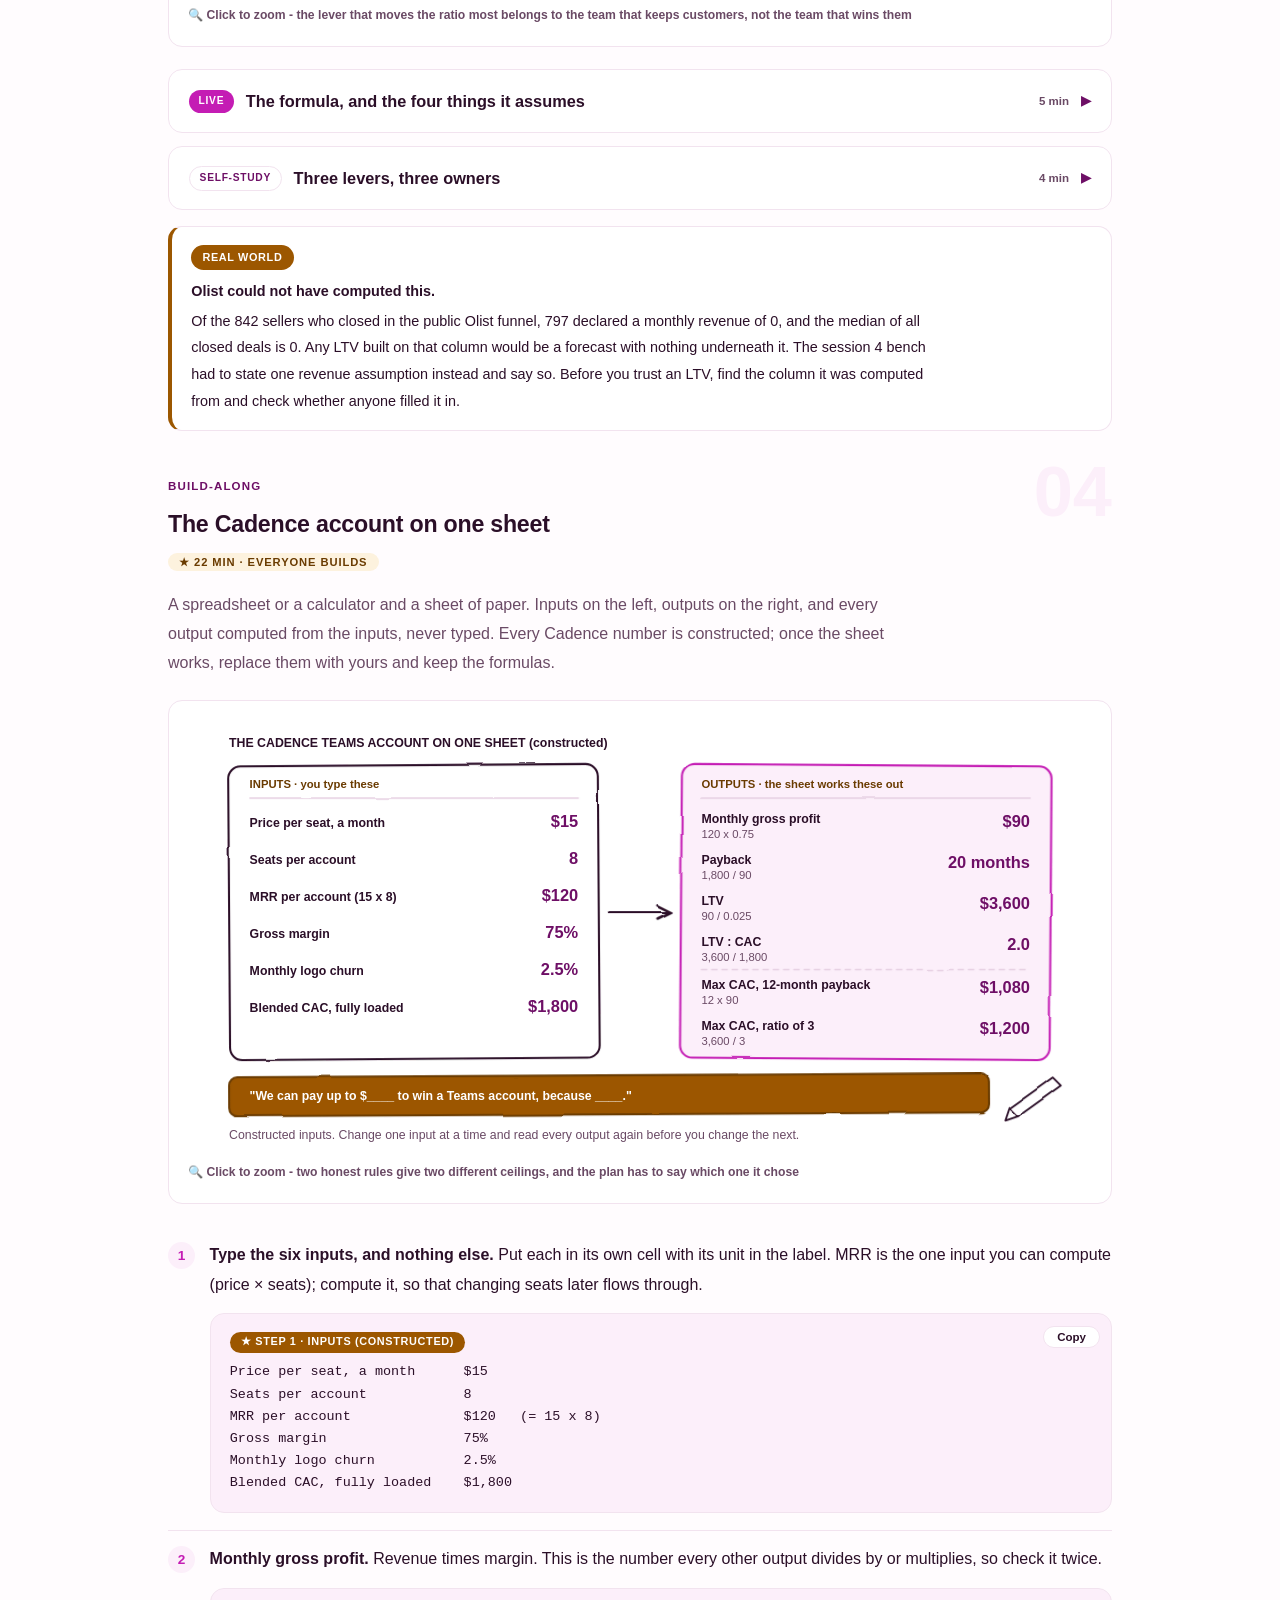
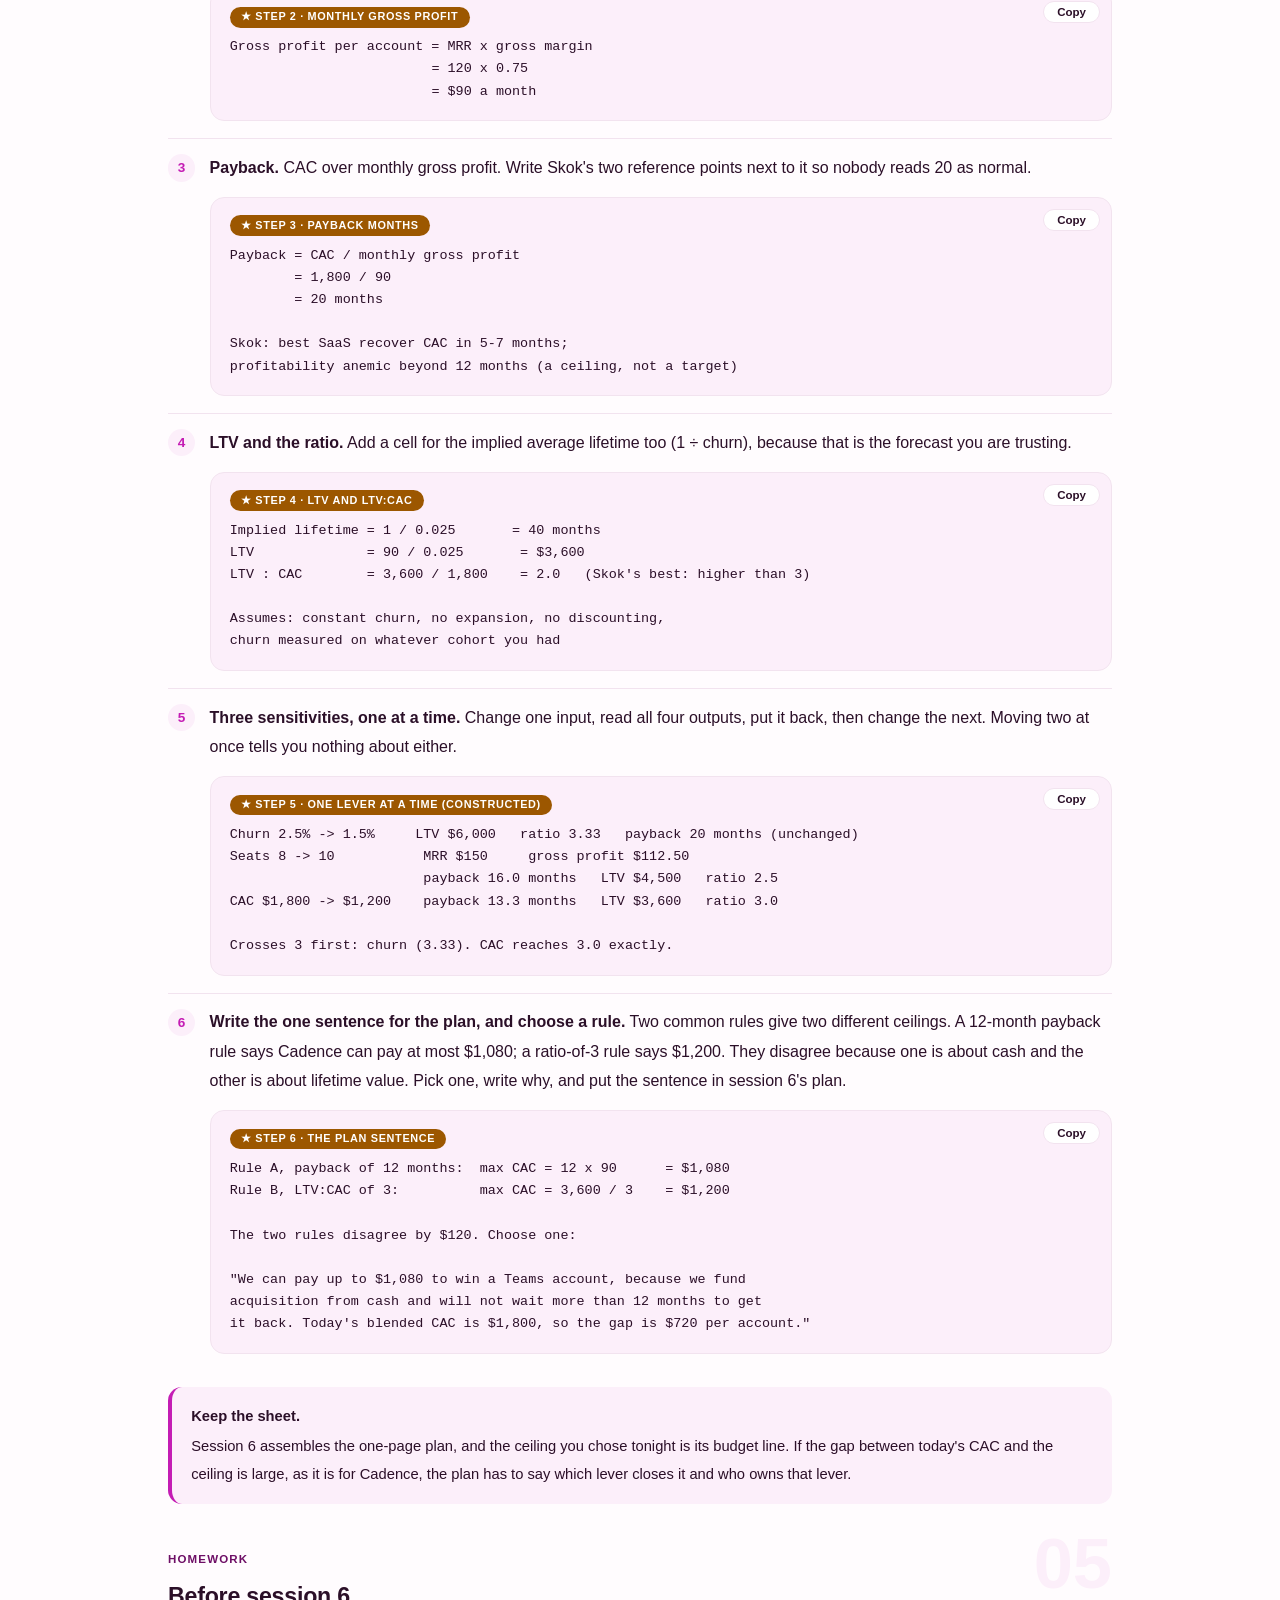
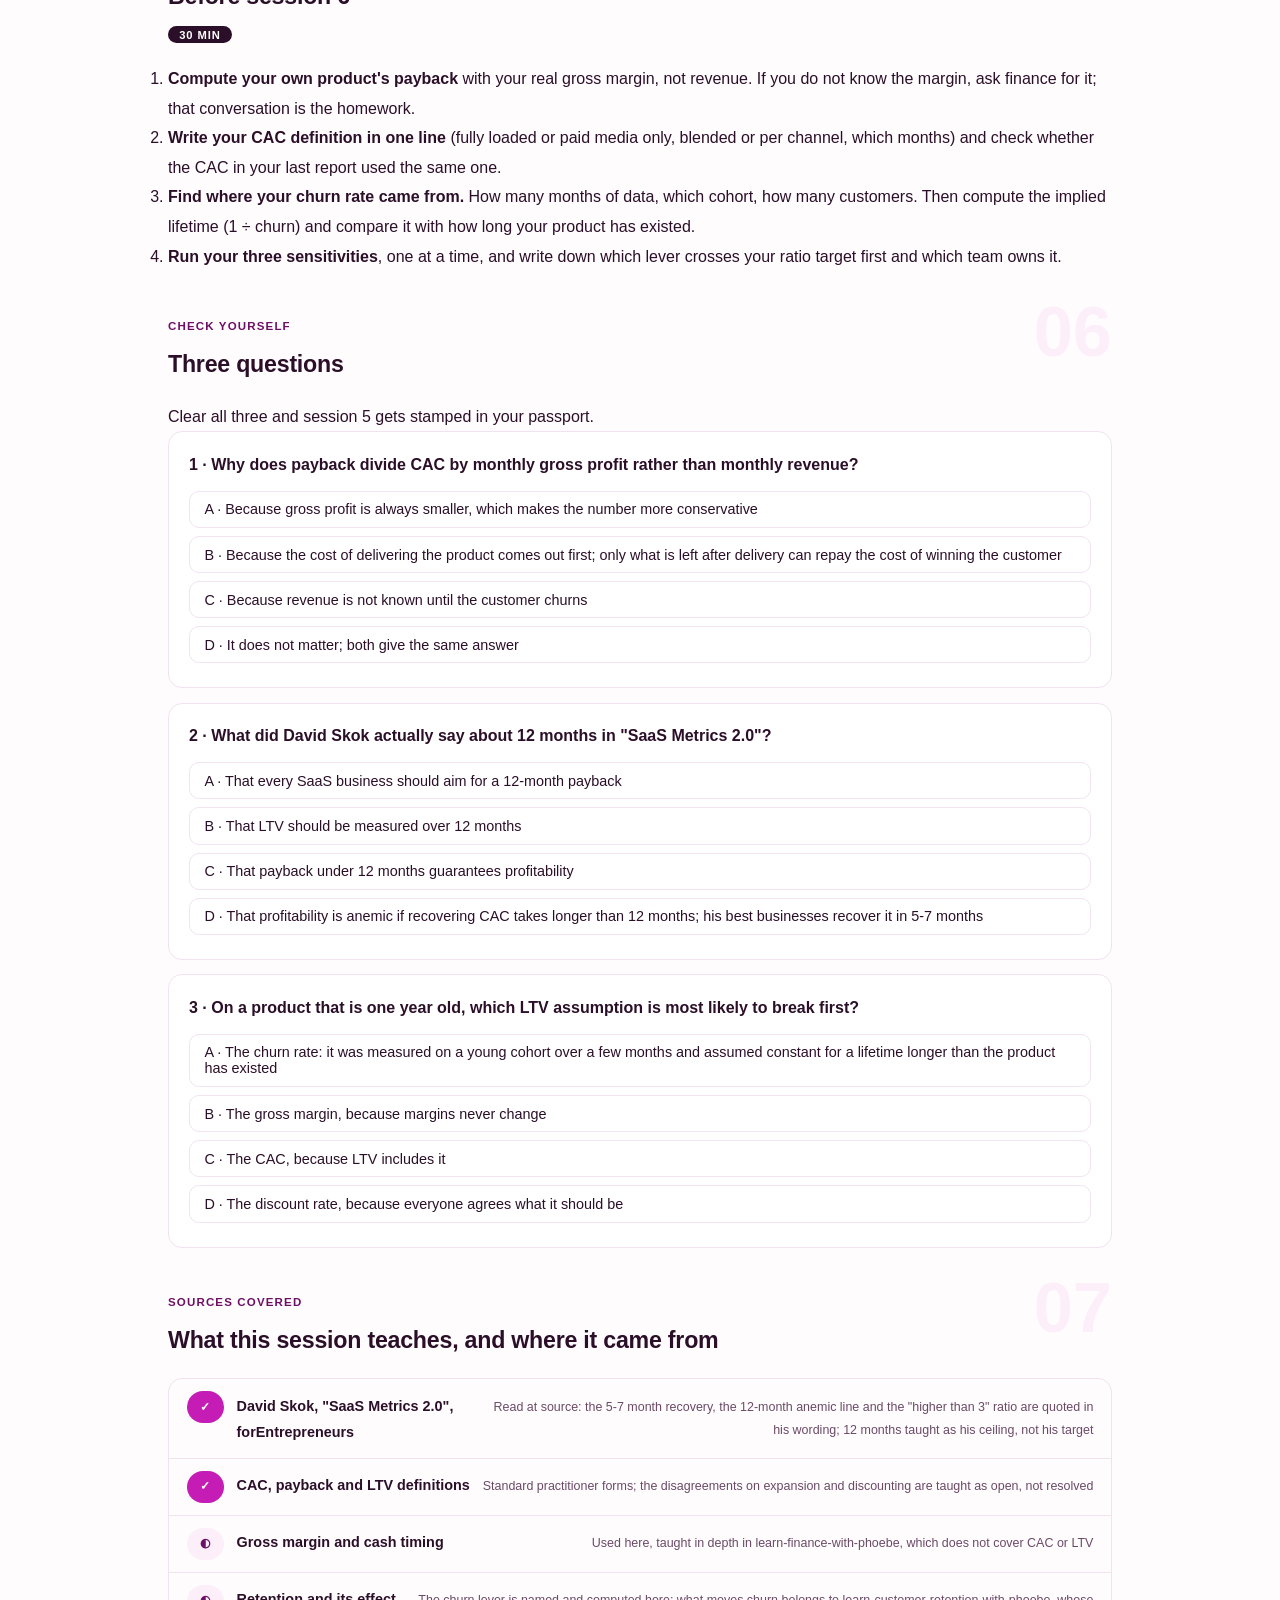
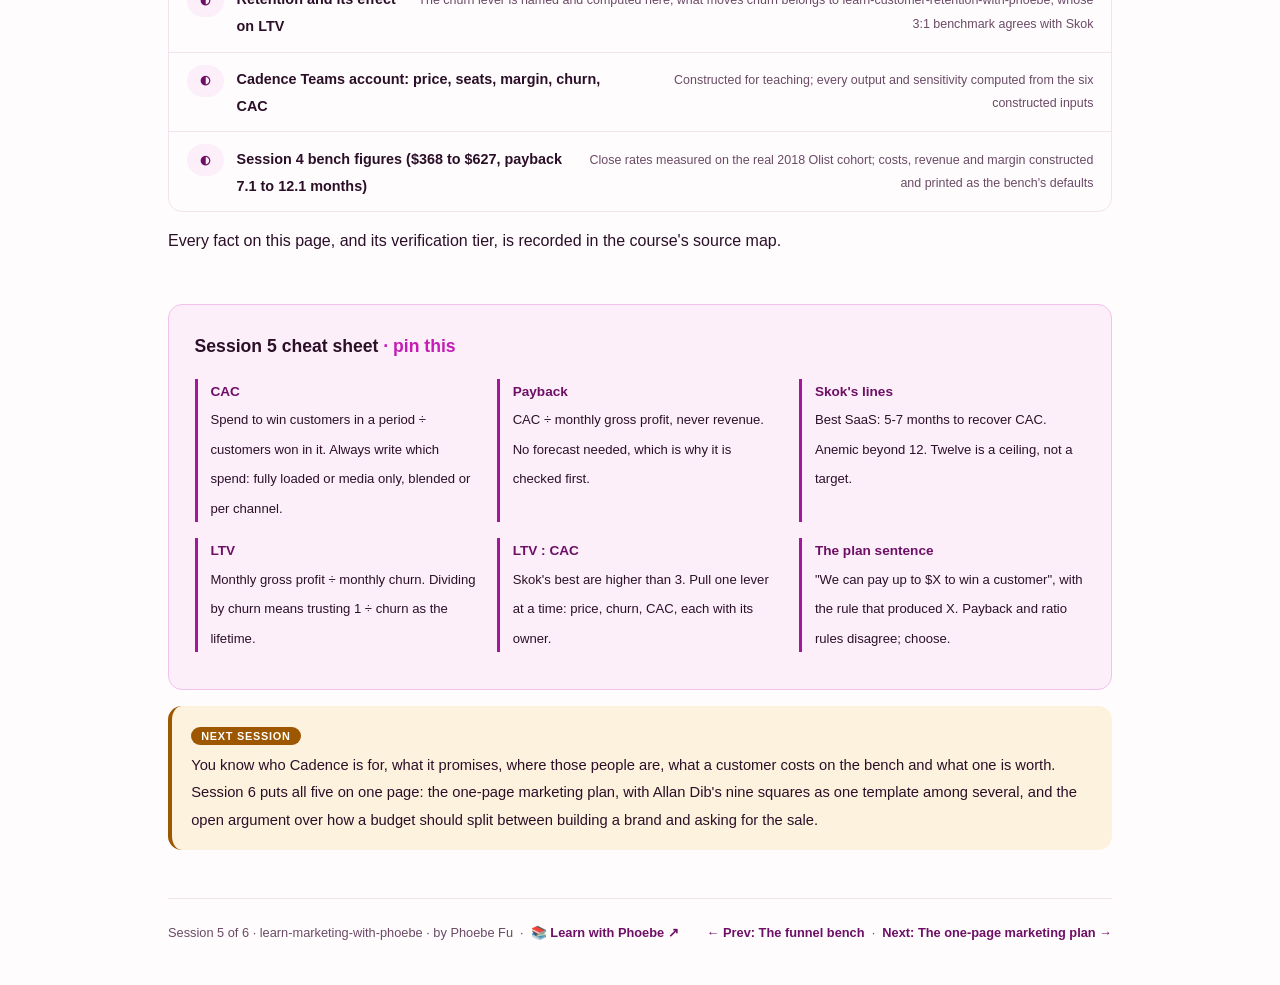
<file: courses/05-what-a-customer-is-worth.html>
<!DOCTYPE html>
<html lang="en">
<head>
<meta charset="UTF-8">
<meta name="viewport" content="width=device-width, initial-scale=1.0">
<!-- social:start -->
<meta name="description" content="Session 5 of 6. What one customer cost to win, how many months until they pay it back, and what they are worth over their life, worked on one sheet for a constructed Teams account, with David Skok's own wording on the benchmarks.">
<meta property="og:type" content="article">
<meta property="og:site_name" content="Learn with Phoebe">
<meta property="og:title" content="What a customer is worth - learn marketing with phoebe">
<meta property="og:description" content="Session 5 of 6. CAC, payback, LTV and the ratio, on one sheet, with the assumptions written next to the answer.">
<meta property="og:url" content="https://phoebefu6.github.io/learn-marketing-with-phoebe/courses/05-what-a-customer-is-worth.html">
<meta property="og:image" content="https://phoebefu6.github.io/learn-marketing-with-phoebe/assets/og-cover.png">
<meta property="og:image:width" content="1200">
<meta property="og:image:height" content="630">
<meta name="twitter:card" content="summary_large_image">
<meta name="twitter:title" content="What a customer is worth - learn marketing with phoebe">
<meta name="twitter:description" content="Session 5 of 6. CAC, payback, LTV and LTV:CAC, worked on one sheet, and the most you can pay to win a customer.">
<meta name="twitter:image" content="https://phoebefu6.github.io/learn-marketing-with-phoebe/assets/og-cover.png">
<!-- social:end -->
<title>Session 5 · What a customer is worth - learn marketing with phoebe</title>
<link rel="stylesheet" href="../assets/style.css?v=22">
</head>
<body>

<div class="toolbar">
  <div class="wrap">
    <span class="crumb"><a href="../index.html">learn-marketing-with-phoebe</a> / Session 5 of 6</span>
    <button class="btn" id="toggle-all" type="button">Expand all</button>
    <button class="btn primary" id="zoom-toggle" type="button">Projector zoom: off</button>
  </div>
</div>

<header class="masthead">
  <div class="wrap">
    <div class="eyebrow">Learn Marketing with Phoebe · Session 5 of 6</div>
    <h1>What a customer <span class="accent">is worth</span></h1>
    <p class="sub">Every budget conversation ends at the same question: how much can we afford to pay for one more customer? Answer it with a feeling and the budget is set by whoever argues loudest. Answer it with three numbers, what a customer cost, how fast they pay it back, and what they are worth over their life, and the argument moves to the assumptions, which is where it belongs. Tonight we work all three for one Cadence Teams account on one sheet, and finish with a sentence you can put in a plan.</p>
    <div class="chip-row">
      <span class="chip level">🟠 Bring your numbers</span>
      <span class="chip audience">Founders, marketing and finance leads</span>
      <span class="chip audience">A calculator or a spreadsheet</span>
      <span class="chip time">45 min</span>
    </div>
    <div class="agenda">
      <span class="a1" style="flex:1">0-3 · Welcome</span>
      <span class="a2" style="flex:5">3-18 · CAC, payback, LTV</span>
      <span class="a3" style="flex:7">18-40 · Build-along: the Cadence account on one sheet</span>
      <span class="a4" style="flex:1">40-45 · Q&amp;A</span>
    </div>
  </div>
</header>

<main class="wrap">

  <section class="section" id="intro">
    <div class="section-kicker">
      <span class="klabel">Part 0</span>
      <h2>Where we start</h2>
    </div>
    <p class="lede">Session 4 put a budget on a bench and found that the same $20,000 can buy a customer for $368 or for $627, depending on where it goes. That number, the cost of a customer, is only half a decision. Whether $627 is a disaster or a bargain depends on what the customer gives back, and how quickly. Tonight's numbers belong to <strong>Cadence</strong>, and every one of them is <strong>constructed</strong>: a Teams plan at $15 per seat per month, a typical account of 8 seats, so $120 a month; a 75% gross margin; 2.5% of Teams accounts leaving each month; and a blended cost of $1,800 to win one Teams account. Swap in your own numbers as we go.</p>

    <div class="legend">
      <span class="pill">🎫 Clear all three quiz questions to stamp your passport</span>
      <span class="pill">Live = presented in the 45 minutes</span>
      <span class="pill">Self-study = the full depth, after class</span>
      <span class="pill">★ Build-along = do it yourself, tonight</span>
    </div>

    <div class="callout win">
      <p><strong>★ What you walk out with tonight.</strong> One sheet for one Teams account: six inputs, four outputs (monthly gross profit, payback months, lifetime value, the LTV to CAC ratio), three sensitivities run one at a time, and a single sentence for the plan, "we can pay up to $X to win a Teams account", with the rule that produced X written next to it. The same sheet takes your own product's numbers tomorrow morning.</p>
    </div>
  </section>

  <section class="section" id="part-1">
    <div class="section-kicker">
      <span class="klabel">Part 1 · covers CAC</span>
      <h2>What one customer cost to win</h2>
      <span class="tag concept">5 min live</span>
    </div>
    <p class="lede">Customer acquisition cost, CAC, is the simplest number in marketing and the one most often quoted wrong. The arithmetic never changes: what you spent to win customers in a period, divided by the customers you won in that period. What changes is what you count as "spent", and the cheap version of the number usually leaves out most of the money.</p>

    <figure class="zoomable">
      <svg viewBox="0 0 880 304" xmlns="http://www.w3.org/2000/svg" role="img" aria-label="Constructed Cadence data. Two horizontal bars for the cost of one new Teams account. The fully loaded blended CAC is $1,800, made of media $500, content and events $350, sales time $750 and tools $200. The paid-media-only figure is $500, which leaves out $1,300, or 72 percent of the real cost.">
        <defs>
          <filter id="m5aSk" x="-3%" y="-3%" width="106%" height="106%"><feTurbulence type="fractalNoise" baseFrequency="0.02" numOctaves="2" seed="51" result="n"/><feDisplacementMap in="SourceGraphic" in2="n" scale="2.4" xChannelSelector="R" yChannelSelector="G"/></filter>
          <pattern id="m5aHc" patternUnits="userSpaceOnUse" width="7" height="7" patternTransform="rotate(-38)"><line x1="0" y1="0" x2="0" y2="7" stroke="#C41CB4" stroke-width="1" opacity=".5"/></pattern>
          <marker id="m5aAr" viewBox="0 0 10 10" refX="9" refY="5" markerWidth="8" markerHeight="8" orient="auto"><path d="M1 1 L9 5 L1 9" fill="none" stroke="#2B0F28" stroke-width="1.6" stroke-linecap="round"/></marker>
        </defs>
        <style>
          .m5aH { font: 800 12px Inter, sans-serif; fill: #2B0F28; }
          .m5aL { font: 600 12px Inter, sans-serif; fill: #2B0F28; }
          .m5aS { font: 400 11px Inter, sans-serif; fill: #6A4A65; }
          .m5aB { font: 800 11px Inter, sans-serif; fill: #6A3B00; }
          .m5aV { font: 800 16px Inter, sans-serif; fill: #6E0F66; }
          .m5aW { font: 800 12px Inter, sans-serif; fill: #FFFFFF; }
          .m5aN { font: 400 12px Inter, sans-serif; fill: #6A4A65; }
        </style>

        <text class="m5aH" x="40" y="28">WHAT GOES INTO ONE CADENCE TEAMS CAC (constructed split of $1,800)</text>
        <text class="m5aL" x="60" y="62">Fully loaded, blended: $1,800</text>
        <text class="m5aL" x="60" y="160">Paid media only: $500</text>

        <g filter="url(#m5aSk)" fill="none" stroke="#2B0F28" stroke-width="2" stroke-linecap="round" stroke-linejoin="round">
          <rect x="60" y="72" width="200" height="44" rx="4" transform="rotate(-0.4 160 94)" fill="#FFFFFF"/>
          <rect x="260" y="72" width="140" height="44" rx="4" transform="rotate(0.4 330 94)" fill="#FCEFFA"/>
          <rect x="400" y="72" width="300" height="44" rx="4" transform="rotate(-0.3 550 94)" fill="#F2C2EC"/>
          <rect x="700" y="72" width="80" height="44" rx="4" transform="rotate(0.5 740 94)" fill="#FCEFFA"/>
          <rect x="60" y="170" width="200" height="44" rx="4" transform="rotate(0.4 160 192)" fill="#FFFFFF"/>
          <rect x="260" y="170" width="520" height="44" rx="4" transform="rotate(-0.2 520 192)" fill="#FFFFFF" stroke="#E6CFE2" stroke-dasharray="6 6"/>
          <!-- doodle anchor: a price tag -->
          <path d="M806 80 L840 80 L852 94 L840 108 L806 108 Z" transform="rotate(-6 829 94)"/>
          <circle cx="840" cy="93" r="3"/>
          <rect x="420" y="232" width="420" height="38" rx="8" transform="rotate(-0.4 630 251)" fill="#9C5700" stroke="#6A3B00"/>
        </g>

        <text class="m5aL" x="74" y="92">Media</text>
        <text class="m5aV" x="74" y="110">$500</text>
        <text class="m5aL" x="272" y="92">Content, events</text>
        <text class="m5aV" x="272" y="110">$350</text>
        <text class="m5aL" x="414" y="92">Sales time</text>
        <text class="m5aV" x="414" y="110">$750</text>
        <text class="m5aL" x="712" y="92">Tools</text>
        <text class="m5aV" x="712" y="110">$200</text>

        <text class="m5aL" x="74" y="190">Media</text>
        <text class="m5aV" x="74" y="208">$500</text>
        <text class="m5aS" x="280" y="197">not in this number: content, events, sales time, tools</text>

        <text class="m5aS" x="60" y="256">Media is only what the ad platform bills.</text>
        <text class="m5aW" x="440" y="256">The cheap number misses $1,300, 72% of the cost</text>

        <text class="m5aN" x="40" y="292">Constructed split. Same new customers in both bars; only the spend that gets counted changes.</text>
      </svg>
      <figcaption>🔍 Click to zoom - the paid-media CAC is not wrong, it is a different question, and it answers the wrong one for a budget</figcaption>
    </figure>

    <details class="card" open>
      <summary><span class="mode live">Live</span>One formula, four versions, and which one to use<span class="mini">5 min</span><span class="caret">▶</span></summary>
      <div class="body">
        <p><strong>CAC = sales and marketing spend in a period ÷ new customers won in that period.</strong> Two choices sit inside that line, and every disagreement about CAC is one of them.</p>
        <ol>
          <li><strong>Fully loaded or paid media only.</strong> Fully loaded counts everything you spent to win customers: media, content and events, the salaries of the people who sell and market, their tools, the agency. Paid media only counts what the ad platforms billed. For Cadence (constructed) that is $1,800 against $500 for the same new account.</li>
          <li><strong>Blended or per channel.</strong> Blended divides all spend by all new customers, including the ones who arrived on their own. Per channel divides one channel's spend by the customers that channel won, which depends on how you credit a customer who touched three channels: that is the attribution question, owned by <a href="https://phoebefu6.github.io/learn-marketing-attribution-with-phoebe/">learn-marketing-attribution-with-phoebe</a>.</li>
        </ol>
        <p><strong>Which one for which decision.</strong> To decide whether the business can afford its growth, use fully loaded and blended: it is the number the bank account feels. To decide where the next dollar goes, use per channel, and use the marginal version where you can, because the last customer a channel won cost more than its average. Paid media only is a useful number for the person running the ads and a dangerous one in a board deck. Whichever you pick, write the definition next to the number; a CAC with no definition is two people agreeing on a word and disagreeing on the money.</p>
        <p>One timing trap. A Teams deal that takes two months to close was paid for by last quarter's spend and counted in this quarter's customers. Long cycles make a single month's CAC jump around; a rolling three-month figure is steadier.</p>
      </div>
    </details>

    <details class="card">
      <summary><span class="mode self">Self-study</span>The session 4 bench as the worked example<span class="mini">4 min</span><span class="caret">▶</span></summary>
      <div class="body">
        <p>The funnel bench in session 4 is a CAC calculator with the definition fixed: one $20,000 monthly budget, constructed cost per lead by channel, and close rates measured on the real 2018 Olist cohort (5,998 leads, 781 closed deals). At the printed defaults, the same $20,000 buys a customer for <strong>$368</strong> under the best split and <strong>$627</strong> under "cheapest leads first". Nothing about the budget changed. Only where it went.</p>
        <p>That is the second lesson of CAC: it is not a property of your product, it is a property of your spending. The spend is constructed on the bench; the close rates are real. So the bench tells you the shape of the trap, cheap leads that rarely close, and not the dollar value your company would see.</p>
        <p>The bench also shows the definition problem in miniature. It counts only media spend at a cost per lead, so it is a paid-media-only CAC. Load it with salaries and tools and every preset rises, and the ranking survives.</p>
      </div>
    </details>

    <div class="callout example">
      <span class="ex-pill">Real world</span>
      <p><strong>Same budget, a 70% gap.</strong> On the session 4 bench, with close rates measured on real Olist leads and costs constructed, $20,000 a month bought customers at $368 each when it followed the deals and at $627 each when it followed the cheapest leads. A team that reports "our CAC" without saying how the budget was split is reporting a number that could move by that much next month with no change to the product, the price or the team.</p>
    </div>
  </section>

  <section class="section" id="part-2">
    <div class="section-kicker">
      <span class="klabel">Part 2 · covers payback</span>
      <h2>Months until the customer has paid for themselves</h2>
      <span class="tag concept">5 min live</span>
    </div>
    <p class="lede">CAC alone cannot tell you whether $1,800 is a lot. Payback can: <strong>payback months = CAC ÷ monthly gross profit per customer.</strong> It is the number of months a customer must stay before the money spent to win them has come back. David Skok, in "SaaS Metrics 2.0", gives the reference points: "Many of the best SaaS businesses are able to recover their CAC in 5-7 months." And he writes that profitability "is anemic if the time to recover CAC extends beyond 12 months". Read that second line carefully: 12 months is his ceiling, where things start to look weak, not a target to aim at.</p>

    <figure class="zoomable">
      <svg viewBox="0 0 880 336" xmlns="http://www.w3.org/2000/svg" role="img" aria-label="Constructed Cadence data. Cumulative gross profit from one Teams account rises by $90 a month from $0 at month 0 to $2,160 at month 24. A flat line marks the $1,800 CAC. The rising line crosses it at month 20. A shaded band marks months 5 to 7, Skok's best SaaS businesses, and a vertical line marks month 12, his ceiling.">
        <defs>
          <filter id="m5bSk" x="-3%" y="-3%" width="106%" height="106%"><feTurbulence type="fractalNoise" baseFrequency="0.02" numOctaves="2" seed="52" result="n"/><feDisplacementMap in="SourceGraphic" in2="n" scale="2.4" xChannelSelector="R" yChannelSelector="G"/></filter>
          <pattern id="m5bHc" patternUnits="userSpaceOnUse" width="7" height="7" patternTransform="rotate(-38)"><line x1="0" y1="0" x2="0" y2="7" stroke="#C41CB4" stroke-width="1" opacity=".5"/></pattern>
          <marker id="m5bAr" viewBox="0 0 10 10" refX="9" refY="5" markerWidth="8" markerHeight="8" orient="auto"><path d="M1 1 L9 5 L1 9" fill="none" stroke="#2B0F28" stroke-width="1.6" stroke-linecap="round"/></marker>
        </defs>
        <style>
          .m5bH { font: 800 12px Inter, sans-serif; fill: #2B0F28; }
          .m5bL { font: 600 12px Inter, sans-serif; fill: #2B0F28; }
          .m5bS { font: 400 11px Inter, sans-serif; fill: #6A4A65; }
          .m5bB { font: 800 11px Inter, sans-serif; fill: #6A3B00; }
          .m5bW { font: 800 12px Inter, sans-serif; fill: #FFFFFF; }
          .m5bA { font: 700 11px Inter, sans-serif; fill: #A3179A; }
          .m5bN { font: 400 12px Inter, sans-serif; fill: #6A4A65; }
        </style>

        <text class="m5bH" x="40" y="24">ONE CADENCE TEAMS ACCOUNT: CUMULATIVE GROSS PROFIT vs CAC (constructed)</text>
        <text class="m5bB" x="260" y="52" text-anchor="middle">Skok's best: 5-7 months</text>
        <text class="m5bB" x="446" y="52">12 months: Skok's ceiling</text>

        <g filter="url(#m5bSk)" fill="none" stroke="#2B0F28" stroke-width="2" stroke-linecap="round" stroke-linejoin="round">
          <rect x="230" y="60" width="60" height="200" fill="#FCEFFA" stroke="#F2C2EC"/>
          <path d="M80 60 L80 260 L800 260"/>
          <path d="M80 178 L86 178 M80 96 L86 96 M260 260 L260 254 M440 260 L440 254 M620 260 L620 254 M800 260 L800 254" stroke-width="1.6"/>
          <path d="M440 60 L440 260" stroke="#9C5700" stroke-width="1.8" stroke-dasharray="5 5"/>
          <path d="M80 96 L800 96" stroke="#6A4A65" stroke-width="1.8"/>
          <path d="M80 260 L800 63.6" stroke="#C41CB4" stroke-width="2.6"/>
          <circle cx="680" cy="96" r="7" fill="#9C5700" stroke="#6A3B00"/>
          <path d="M683 104 L692 126" stroke-width="1.6"/>
          <rect x="630" y="128" width="170" height="32" rx="8" transform="rotate(-0.8 715 144)" fill="#9C5700" stroke="#6A3B00"/>
          <!-- doodle anchor: an hourglass -->
          <path d="M828 140 L852 140 L828 180 L852 180 Z" stroke-width="1.8"/>
        </g>

        <text class="m5bS" x="86" y="88">the CAC</text>
        <text class="m5bS" x="470" y="176">$90 a month, added up</text>
        <text class="m5bW" x="645" y="149">Month 20: paid back</text>

        <text class="m5bA" x="72" y="264" text-anchor="end">$0</text>
        <text class="m5bA" x="72" y="182" text-anchor="end">$900</text>
        <text class="m5bA" x="72" y="100" text-anchor="end">$1,800</text>
        <text class="m5bA" x="80" y="278" text-anchor="middle">0</text>
        <text class="m5bA" x="260" y="278" text-anchor="middle">6</text>
        <text class="m5bA" x="440" y="278" text-anchor="middle">12</text>
        <text class="m5bA" x="620" y="278" text-anchor="middle">18</text>
        <text class="m5bA" x="800" y="278" text-anchor="middle">24</text>
        <text class="m5bA" x="440" y="298" text-anchor="middle">months since the account signed</text>

        <text class="m5bN" x="40" y="324">Constructed: $90 of gross profit a month against a $1,800 CAC. The 12-month line is a ceiling, not a target.</text>
      </svg>
      <figcaption>🔍 Click to zoom - Cadence clears its CAC eight months after Skok's ceiling and thirteen after his best</figcaption>
    </figure>

    <details class="card">
      <summary><span class="mode live">Live</span>Why gross profit, not revenue, and why Cadence takes 20 months<span class="mini">5 min</span><span class="caret">▶</span></summary>
      <div class="body">
        <p>A Cadence Teams account pays $120 a month. It does not hand the company $120 a month to spend: hosting the recordings, transcription, payment fees and support come out first. With a 75% gross margin (constructed), what is left to pay back the acquisition cost is <strong>$120 × 0.75 = $90</strong>. Divide by revenue instead and payback looks like 15 months, which is a cheerful answer to a question nobody asked. The money that repays CAC is the money left after delivering the product.</p>
        <p>So Cadence's payback is <strong>$1,800 ÷ $90 = 20 months.</strong> Measured against Skok's own reference points, that is well past his 12-month ceiling and nowhere near his 5-7 month band. It does not mean Cadence is doomed. It means every Teams account must stay at least 20 months before it has made the company a dollar, and that 1 in 40 accounts leaving each month (2.5%) is going to keep a lot of them from getting there.</p>
        <p>Payback has one big virtue over the other metrics tonight: it needs no forecast. CAC is measured, gross profit per month is measured, and the answer is a count of months you can check against real accounts.</p>
      </div>
    </details>

    <details class="card">
      <summary><span class="mode self">Self-study</span>Payback is a cash question<span class="mini">3 min</span><span class="caret">▶</span></summary>
      <div class="body">
        <p>The CAC is paid now; the gross profit arrives over 20 months. Someone funds the gap. Win 50 Teams accounts this month at $1,800 each and $90,000 leaves the bank today, while those accounts return $4,500 a month between them. Growth with a long payback is a business that gets poorer the faster it succeeds, until the early cohorts start paying back. That is why finance teams ask about payback before they ask about lifetime value: payback is the shape of the cash hole.</p>
        <p>Gross margin and cash timing are finance's subject, and <a href="https://phoebefu6.github.io/learn-finance-with-phoebe/">learn-finance-with-phoebe</a> teaches both, along with the three statements where the hole shows up. It does not teach CAC or LTV; those stay here. If your gross margin is a guess, fix that first: every number below inherits it.</p>
        <p>An annual prepaid plan changes the cash shape without changing the payback arithmetic. If the customer pays twelve months up front, the hole is smaller even though the profit per month is the same.</p>
      </div>
    </details>

    <div class="callout example">
      <span class="ex-pill">Real world</span>
      <p><strong>The bench crossed Skok's ceiling on its own.</strong> The session 4 bench prints payback next to CAC, using a constructed $52 of monthly gross profit per new seller. The best split pays back in 7.1 months; "cheapest leads first" takes 12.1 months, just past the 12 months at which Skok calls profitability anemic. Same budget, same product, same assumed gross profit: one choice of where to spend moved the business from near his best band to past his ceiling.</p>
    </div>
  </section>

  <section class="section" id="part-3">
    <div class="section-kicker">
      <span class="klabel">Part 3 · covers LTV and the ratio</span>
      <h2>Lifetime value is a forecast with a formula on top</h2>
      <span class="tag concept">5 min live</span>
    </div>
    <p class="lede">Lifetime value, LTV, asks how much gross profit a customer brings over the whole time they stay. Divide it by CAC and you get the ratio budgets are argued over. Skok's reference point, from the same article: "The best SaaS businesses have a LTV to CAC ratio that is higher than 3, sometimes as high as 7 or 8." The retention course on the shelf calls 3:1 the classic healthy benchmark and credits Skok, which is consistent: 3 is the floor of the good range, not its middle. The catch is that LTV is not measured. It is a forecast, and the formula hides the forecast inside one input.</p>

    <figure class="zoomable">
      <svg viewBox="0 0 880 352" xmlns="http://www.w3.org/2000/svg" role="img" aria-label="Constructed Cadence data. Three levers each move the LTV to CAC ratio from today's 2.0, one at a time. Price, 10 seats instead of 8, moves it to 2.5. CAC down from $1,800 to $1,200 moves it to exactly 3.0. Churn down from 2.5 percent to 1.5 percent moves it to 3.33, the only lever that crosses 3. A shaded band marks Skok's range, higher than 3.">
        <defs>
          <filter id="m5cSk" x="-3%" y="-3%" width="106%" height="106%"><feTurbulence type="fractalNoise" baseFrequency="0.02" numOctaves="2" seed="53" result="n"/><feDisplacementMap in="SourceGraphic" in2="n" scale="2.4" xChannelSelector="R" yChannelSelector="G"/></filter>
          <pattern id="m5cHc" patternUnits="userSpaceOnUse" width="7" height="7" patternTransform="rotate(-38)"><line x1="0" y1="0" x2="0" y2="7" stroke="#C41CB4" stroke-width="1" opacity=".5"/></pattern>
          <marker id="m5cAr" viewBox="0 0 10 10" refX="9" refY="5" markerWidth="8" markerHeight="8" orient="auto"><path d="M1 1 L9 5 L1 9" fill="none" stroke="#2B0F28" stroke-width="1.6" stroke-linecap="round"/></marker>
        </defs>
        <style>
          .m5cH { font: 800 12px Inter, sans-serif; fill: #2B0F28; }
          .m5cL { font: 600 12px Inter, sans-serif; fill: #2B0F28; }
          .m5cS { font: 400 11px Inter, sans-serif; fill: #6A4A65; }
          .m5cB { font: 800 11px Inter, sans-serif; fill: #6A3B00; }
          .m5cV { font: 800 16px Inter, sans-serif; fill: #6E0F66; }
          .m5cW { font: 800 12px Inter, sans-serif; fill: #FFFFFF; }
          .m5cA { font: 700 11px Inter, sans-serif; fill: #A3179A; }
          .m5cN { font: 400 12px Inter, sans-serif; fill: #6A4A65; }
        </style>

        <text class="m5cH" x="40" y="28">THREE LEVERS ON ONE RATIO, PULLED ONE AT A TIME (Cadence, constructed)</text>

        <g filter="url(#m5cSk)" fill="none" stroke="#2B0F28" stroke-width="2" stroke-linecap="round" stroke-linejoin="round">
          <rect x="40" y="44" width="260" height="76" rx="10" transform="rotate(-1 170 82)" fill="#FFFFFF"/>
          <rect x="310" y="44" width="260" height="76" rx="10" transform="rotate(0.8 440 82)" fill="#FCEFFA"/>
          <rect x="580" y="44" width="260" height="76" rx="10" transform="rotate(-0.8 710 82)" fill="#9C5700" stroke="#6A3B00"/>
          <rect x="625" y="238" width="175" height="24" fill="url(#m5cHc)" stroke="#F2C2EC"/>
          <path d="M100 250 L800 250"/>
          <path d="M200 126 L443 236" marker-end="url(#m5cAr)"/>
          <path d="M460 126 L620 236" marker-end="url(#m5cAr)"/>
          <path d="M720 126 L739 236" marker-end="url(#m5cAr)"/>
          <circle cx="275" cy="250" r="7" fill="#FFFFFF"/>
          <circle cx="450" cy="250" r="7" fill="#F2C2EC"/>
          <circle cx="625" cy="250" r="7" fill="#A3179A" stroke="#6E0F66"/>
          <circle cx="742" cy="250" r="8" fill="#9C5700" stroke="#6A3B00"/>
          <!-- doodle anchor: a flag at the end of the line -->
          <path d="M820 250 L820 212 L846 220 L820 228" stroke-width="1.8"/>
        </g>

        <text class="m5cL" x="58" y="70">Price: 10 seats, not 8</text>
        <text class="m5cS" x="58" y="90">$150 MRR, LTV $4,500</text>
        <text class="m5cS" x="58" y="108">owner: pricing (economics)</text>
        <text class="m5cL" x="328" y="70">CAC: $1,800 down to $1,200</text>
        <text class="m5cS" x="328" y="90">LTV stays $3,600</text>
        <text class="m5cS" x="328" y="108">owner: the funnel (session 4)</text>
        <text class="m5cW" x="598" y="70">Churn: 2.5% down to 1.5%</text>
        <text class="m5cW" x="598" y="90">LTV $3,600 up to $6,000</text>
        <text class="m5cW" x="598" y="108">owner: retention</text>

        <text class="m5cA" x="100" y="232">LTV : CAC ratio</text>

        <text class="m5cV" x="275" y="280" text-anchor="middle">2.0</text>
        <text class="m5cV" x="450" y="280" text-anchor="middle">2.5</text>
        <text class="m5cV" x="625" y="280" text-anchor="middle">3.0</text>
        <text class="m5cV" x="742" y="280" text-anchor="middle">3.33</text>
        <text class="m5cS" x="275" y="296" text-anchor="middle">today</text>
        <text class="m5cS" x="450" y="296" text-anchor="middle">10 seats</text>
        <text class="m5cS" x="625" y="296" text-anchor="middle">CAC $1,200</text>
        <text class="m5cB" x="742" y="296" text-anchor="middle">churn 1.5%</text>
        <text class="m5cB" x="630" y="316">Skok's best: higher than 3</text>

        <text class="m5cN" x="40" y="340">Constructed, one lever at a time. Churn crosses 3 first; cutting CAC to $1,200 only reaches 3.0.</text>
      </svg>
      <figcaption>🔍 Click to zoom - the lever that moves the ratio most belongs to the team that keeps customers, not the team that wins them</figcaption>
    </figure>

    <details class="card">
      <summary><span class="mode live">Live</span>The formula, and the four things it assumes<span class="mini">5 min</span><span class="caret">▶</span></summary>
      <div class="body">
        <p>The common simple form, the one Skok uses: <strong>LTV = monthly gross profit per customer ÷ monthly churn rate</strong>, which is the same as average revenue per account × gross margin ÷ churn. For Cadence: <strong>$90 ÷ 0.025 = $3,600.</strong> Against a $1,800 CAC that is a ratio of <strong>2.0</strong>, below Skok's 3.</p>
        <p>Dividing by churn is a compact way of saying "multiply by the average lifetime". At 2.5% leaving each month the average Teams account stays 1 ÷ 0.025 = 40 months. That one number carries the whole forecast. Four assumptions sit inside it:</p>
        <ol>
          <li><strong>Churn is constant.</strong> Real cohorts usually lose more customers early and fewer later. A single rate averages over that shape.</li>
          <li><strong>No expansion.</strong> The formula assumes the 8 seats stay 8 seats. Teams that add seats grow the value; teams that shrink cut it.</li>
          <li><strong>No discounting.</strong> A dollar of gross profit in month 38 counts the same as one this month.</li>
          <li><strong>The churn rate came from somewhere.</strong> On a young product it was measured on a young cohort, often over fewer months than the 40 it is now predicting.</li>
        </ol>
        <p>Practitioners disagree about the second and third. Some add expansion revenue and report a larger LTV; others leave it out on purpose, because counting on growth you have not yet seen flatters the number used to justify spending. Some discount future profit at a cost of capital; others argue the discount rate is one more assumption and keep the simple form. There is no settled answer. The professional norm is to say which version you used, every time you quote the number.</p>
      </div>
    </details>

    <details class="card">
      <summary><span class="mode self">Self-study</span>Three levers, three owners<span class="mini">4 min</span><span class="caret">▶</span></summary>
      <div class="body">
        <p>The ratio has three inputs that matter and each belongs to a different team. All numbers below are constructed for Cadence, one lever moved at a time with the others held where they are.</p>
        <ul>
          <li><strong>Price and seats</strong> (monthly gross profit). 10 seats instead of 8: $150 a month, $112.50 of gross profit, payback 16.0 months, LTV $4,500, ratio 2.5. Pricing and how demand responds to it are taught in <a href="https://phoebefu6.github.io/learn-economics-with-phoebe/">learn-economics-with-phoebe</a>.</li>
          <li><strong>Churn</strong> (the lifetime). 1.5% instead of 2.5%: LTV $6,000, ratio 3.33. Payback is still 20 months, because payback does not look at churn at all. What moves churn, and how retention reshapes LTV, is <a href="https://phoebefu6.github.io/learn-customer-retention-with-phoebe/">learn-customer-retention-with-phoebe</a>.</li>
          <li><strong>CAC</strong> (the cost). $1,200 instead of $1,800: payback 13.3 months, ratio 3.0. It reaches 3.0 and stops there. This is the lever session 4 put on the bench.</li>
        </ul>
        <p>Notice what the figure shows: the lever marketing controls most directly, CAC, is the one that only just reaches the line. The biggest move came from churn, which marketing influences only through who it brings in. That is the strongest argument for session 1's not-for list: the cheapest way to raise LTV is to stop acquiring customers who will leave.</p>
      </div>
    </details>

    <div class="callout example">
      <span class="ex-pill">Real world</span>
      <p><strong>Olist could not have computed this.</strong> Of the 842 sellers who closed in the public Olist funnel, 797 declared a monthly revenue of 0, and the median of all closed deals is 0. Any LTV built on that column would be a forecast with nothing underneath it. The session 4 bench had to state one revenue assumption instead and say so. Before you trust an LTV, find the column it was computed from and check whether anyone filled it in.</p>
    </div>
  </section>

  <section class="section" id="demo-1">
    <div class="section-kicker">
      <span class="klabel">Build-along</span>
      <h2>The Cadence account on one sheet</h2>
      <span class="tag demo">★ 22 min · everyone builds</span>
    </div>
    <p class="lede">A spreadsheet or a calculator and a sheet of paper. Inputs on the left, outputs on the right, and every output computed from the inputs, never typed. Every Cadence number is constructed; once the sheet works, replace them with yours and keep the formulas.</p>

    <figure class="zoomable">
      <svg viewBox="0 0 880 420" xmlns="http://www.w3.org/2000/svg" role="img" aria-label="Constructed Cadence Teams account on one sheet. Inputs: price $15 per seat a month, 8 seats, $120 MRR, 75 percent gross margin, 2.5 percent monthly churn, $1,800 blended CAC. Outputs: monthly gross profit $90, payback 20 months, LTV $3,600, LTV to CAC 2.0, maximum CAC at a 12-month payback $1,080, maximum CAC at a ratio of 3 $1,200. A strip below holds the plan sentence to fill in.">
        <defs>
          <filter id="m5dSk" x="-3%" y="-3%" width="106%" height="106%"><feTurbulence type="fractalNoise" baseFrequency="0.02" numOctaves="2" seed="54" result="n"/><feDisplacementMap in="SourceGraphic" in2="n" scale="2.4" xChannelSelector="R" yChannelSelector="G"/></filter>
          <pattern id="m5dHc" patternUnits="userSpaceOnUse" width="7" height="7" patternTransform="rotate(-38)"><line x1="0" y1="0" x2="0" y2="7" stroke="#C41CB4" stroke-width="1" opacity=".5"/></pattern>
          <marker id="m5dAr" viewBox="0 0 10 10" refX="9" refY="5" markerWidth="8" markerHeight="8" orient="auto"><path d="M1 1 L9 5 L1 9" fill="none" stroke="#2B0F28" stroke-width="1.6" stroke-linecap="round"/></marker>
        </defs>
        <style>
          .m5dH { font: 800 12px Inter, sans-serif; fill: #2B0F28; }
          .m5dL { font: 600 12px Inter, sans-serif; fill: #2B0F28; }
          .m5dS { font: 400 11px Inter, sans-serif; fill: #6A4A65; }
          .m5dB { font: 800 11px Inter, sans-serif; fill: #6A3B00; }
          .m5dV { font: 800 16px Inter, sans-serif; fill: #6E0F66; }
          .m5dW { font: 800 12px Inter, sans-serif; fill: #FFFFFF; }
          .m5dN { font: 400 12px Inter, sans-serif; fill: #6A4A65; }
        </style>

        <text class="m5dH" x="40" y="26">THE CADENCE TEAMS ACCOUNT ON ONE SHEET (constructed)</text>

        <g filter="url(#m5dSk)" fill="none" stroke="#2B0F28" stroke-width="2" stroke-linecap="round" stroke-linejoin="round">
          <rect x="40" y="44" width="360" height="286" rx="12" transform="rotate(-0.4 220 187)" fill="#FFFFFF"/>
          <rect x="480" y="44" width="360" height="286" rx="12" transform="rotate(0.4 660 187)" fill="#FCEFFA" stroke="#C41CB4"/>
          <path d="M60 76 L380 76 M500 76 L820 76" stroke="#E6CFE2" stroke-width="1.4"/>
          <path d="M500 243 L820 243" stroke="#E6CFE2" stroke-width="1.4" stroke-dasharray="5 5"/>
          <path d="M410 187 L470 187" marker-end="url(#m5dAr)"/>
          <rect x="40" y="346" width="740" height="38" rx="8" transform="rotate(-0.3 410 365)" fill="#9C5700" stroke="#6A3B00"/>
          <!-- doodle anchor: a pencil -->
          <path d="M800 378 L842 348 L850 356 L808 386 Z M800 378 L796 390 L808 386" stroke-width="1.8"/>
        </g>

        <text class="m5dB" x="60" y="66">INPUTS · you type these</text>
        <text class="m5dL" x="60" y="104">Price per seat, a month</text>
        <text class="m5dV" x="380" y="104" text-anchor="end">$15</text>
        <text class="m5dL" x="60" y="140">Seats per account</text>
        <text class="m5dV" x="380" y="140" text-anchor="end">8</text>
        <text class="m5dL" x="60" y="176">MRR per account (15 x 8)</text>
        <text class="m5dV" x="380" y="176" text-anchor="end">$120</text>
        <text class="m5dL" x="60" y="212">Gross margin</text>
        <text class="m5dV" x="380" y="212" text-anchor="end">75%</text>
        <text class="m5dL" x="60" y="248">Monthly logo churn</text>
        <text class="m5dV" x="380" y="248" text-anchor="end">2.5%</text>
        <text class="m5dL" x="60" y="284">Blended CAC, fully loaded</text>
        <text class="m5dV" x="380" y="284" text-anchor="end">$1,800</text>

        <text class="m5dB" x="500" y="66">OUTPUTS · the sheet works these out</text>
        <text class="m5dL" x="500" y="100">Monthly gross profit</text>
        <text class="m5dS" x="500" y="115">120 x 0.75</text>
        <text class="m5dV" x="820" y="104" text-anchor="end">$90</text>
        <text class="m5dL" x="500" y="140">Payback</text>
        <text class="m5dS" x="500" y="155">1,800 / 90</text>
        <text class="m5dV" x="820" y="144" text-anchor="end">20 months</text>
        <text class="m5dL" x="500" y="180">LTV</text>
        <text class="m5dS" x="500" y="195">90 / 0.025</text>
        <text class="m5dV" x="820" y="184" text-anchor="end">$3,600</text>
        <text class="m5dL" x="500" y="220">LTV : CAC</text>
        <text class="m5dS" x="500" y="235">3,600 / 1,800</text>
        <text class="m5dV" x="820" y="224" text-anchor="end">2.0</text>
        <text class="m5dL" x="500" y="262">Max CAC, 12-month payback</text>
        <text class="m5dS" x="500" y="277">12 x 90</text>
        <text class="m5dV" x="820" y="266" text-anchor="end">$1,080</text>
        <text class="m5dL" x="500" y="302">Max CAC, ratio of 3</text>
        <text class="m5dS" x="500" y="317">3,600 / 3</text>
        <text class="m5dV" x="820" y="306" text-anchor="end">$1,200</text>

        <text class="m5dW" x="60" y="370">"We can pay up to $____ to win a Teams account, because ____."</text>

        <text class="m5dN" x="40" y="408">Constructed inputs. Change one input at a time and read every output again before you change the next.</text>
      </svg>
      <figcaption>🔍 Click to zoom - two honest rules give two different ceilings, and the plan has to say which one it chose</figcaption>
    </figure>

    <div class="steps">
      <div class="step">
        <p><strong>Type the six inputs, and nothing else.</strong> Put each in its own cell with its unit in the label. MRR is the one input you can compute (price × seats); compute it, so that changing seats later flows through.</p>
        <div class="prompt-box good"><span class="label">★ Step 1 · inputs (constructed)</span>Price per seat, a month      $15
Seats per account            8
MRR per account              $120   (= 15 x 8)
Gross margin                 75%
Monthly logo churn           2.5%
Blended CAC, fully loaded    $1,800</div>
      </div>
      <div class="step">
        <p><strong>Monthly gross profit.</strong> Revenue times margin. This is the number every other output divides by or multiplies, so check it twice.</p>
        <div class="prompt-box good"><span class="label">★ Step 2 · monthly gross profit</span>Gross profit per account = MRR x gross margin
                         = 120 x 0.75
                         = $90 a month</div>
      </div>
      <div class="step">
        <p><strong>Payback.</strong> CAC over monthly gross profit. Write Skok's two reference points next to it so nobody reads 20 as normal.</p>
        <div class="prompt-box good"><span class="label">★ Step 3 · payback months</span>Payback = CAC / monthly gross profit
        = 1,800 / 90
        = 20 months

Skok: best SaaS recover CAC in 5-7 months;
profitability anemic beyond 12 months (a ceiling, not a target)</div>
      </div>
      <div class="step">
        <p><strong>LTV and the ratio.</strong> Add a cell for the implied average lifetime too (1 ÷ churn), because that is the forecast you are trusting.</p>
        <div class="prompt-box good"><span class="label">★ Step 4 · LTV and LTV:CAC</span>Implied lifetime = 1 / 0.025       = 40 months
LTV              = 90 / 0.025       = $3,600
LTV : CAC        = 3,600 / 1,800    = 2.0   (Skok's best: higher than 3)

Assumes: constant churn, no expansion, no discounting,
churn measured on whatever cohort you had</div>
      </div>
      <div class="step">
        <p><strong>Three sensitivities, one at a time.</strong> Change one input, read all four outputs, put it back, then change the next. Moving two at once tells you nothing about either.</p>
        <div class="prompt-box good"><span class="label">★ Step 5 · one lever at a time (constructed)</span>Churn 2.5% -&gt; 1.5%     LTV $6,000   ratio 3.33   payback 20 months (unchanged)
Seats 8 -&gt; 10           MRR $150     gross profit $112.50
                        payback 16.0 months   LTV $4,500   ratio 2.5
CAC $1,800 -&gt; $1,200    payback 13.3 months   LTV $3,600   ratio 3.0

Crosses 3 first: churn (3.33). CAC reaches 3.0 exactly.</div>
      </div>
      <div class="step">
        <p><strong>Write the one sentence for the plan, and choose a rule.</strong> Two common rules give two different ceilings. A 12-month payback rule says Cadence can pay at most $1,080; a ratio-of-3 rule says $1,200. They disagree because one is about cash and the other is about lifetime value. Pick one, write why, and put the sentence in session 6's plan.</p>
        <div class="prompt-box good"><span class="label">★ Step 6 · the plan sentence</span>Rule A, payback of 12 months:  max CAC = 12 x 90      = $1,080
Rule B, LTV:CAC of 3:          max CAC = 3,600 / 3    = $1,200

The two rules disagree by $120. Choose one:

"We can pay up to $1,080 to win a Teams account, because we fund
acquisition from cash and will not wait more than 12 months to get
it back. Today's blended CAC is $1,800, so the gap is $720 per account."</div>
      </div>
    </div>

    <div class="callout tip">
      <p><strong>Keep the sheet.</strong> Session 6 assembles the one-page plan, and the ceiling you chose tonight is its budget line. If the gap between today's CAC and the ceiling is large, as it is for Cadence, the plan has to say which lever closes it and who owns that lever.</p>
    </div>
  </section>

  <section class="section" id="exercise">
    <div class="section-kicker">
      <span class="klabel">Homework</span>
      <h2>Before session 6</h2>
      <span class="tag exercise">30 min</span>
    </div>
    <ol>
      <li><strong>Compute your own product's payback</strong> with your real gross margin, not revenue. If you do not know the margin, ask finance for it; that conversation is the homework.</li>
      <li><strong>Write your CAC definition in one line</strong> (fully loaded or paid media only, blended or per channel, which months) and check whether the CAC in your last report used the same one.</li>
      <li><strong>Find where your churn rate came from.</strong> How many months of data, which cohort, how many customers. Then compute the implied lifetime (1 ÷ churn) and compare it with how long your product has existed.</li>
      <li><strong>Run your three sensitivities</strong>, one at a time, and write down which lever crosses your ratio target first and which team owns it.</li>
    </ol>
  </section>

  <section class="section" id="quiz">
    <div class="section-kicker">
      <span class="klabel">Check yourself</span>
      <h2>Three questions</h2>
    </div>
    <p>Clear all three and session 5 gets stamped in your passport.</p>

    <div class="quiz-q" data-answer="1">
      <p class="qtext">1 · Why does payback divide CAC by monthly gross profit rather than monthly revenue?</p>
      <button class="qopt" type="button">A · Because gross profit is always smaller, which makes the number more conservative</button>
      <button class="qopt" type="button">B · Because the cost of delivering the product comes out first; only what is left after delivery can repay the cost of winning the customer</button>
      <button class="qopt" type="button">C · Because revenue is not known until the customer churns</button>
      <button class="qopt" type="button">D · It does not matter; both give the same answer</button>
      <p class="qwhy">A Cadence account pays $120 a month, but hosting, transcription and support take $30 of it at a 75% margin. Only $90 can pay back the $1,800, so payback is 20 months, not the 15 a revenue division would show.</p>
    </div>

    <div class="quiz-q" data-answer="3">
      <p class="qtext">2 · What did David Skok actually say about 12 months in "SaaS Metrics 2.0"?</p>
      <button class="qopt" type="button">A · That every SaaS business should aim for a 12-month payback</button>
      <button class="qopt" type="button">B · That LTV should be measured over 12 months</button>
      <button class="qopt" type="button">C · That payback under 12 months guarantees profitability</button>
      <button class="qopt" type="button">D · That profitability is anemic if recovering CAC takes longer than 12 months; his best businesses recover it in 5-7 months</button>
      <p class="qwhy">Twelve months is his ceiling, the point past which he calls profitability anemic, not a target. The target, in his words, is the 5-7 months many of the best SaaS businesses manage. Quoting "Skok says under 12 months" turns a warning line into a goal.</p>
    </div>

    <div class="quiz-q" data-answer="0">
      <p class="qtext">3 · On a product that is one year old, which LTV assumption is most likely to break first?</p>
      <button class="qopt" type="button">A · The churn rate: it was measured on a young cohort over a few months and assumed constant for a lifetime longer than the product has existed</button>
      <button class="qopt" type="button">B · The gross margin, because margins never change</button>
      <button class="qopt" type="button">C · The CAC, because LTV includes it</button>
      <button class="qopt" type="button">D · The discount rate, because everyone agrees what it should be</button>
      <p class="qwhy">At 2.5% a month the formula promises a 40-month average life. A one-year-old product has never watched a customer for 40 months; it has watched its first customers for at most twelve, and early churn is rarely the churn of later years. LTV does not include CAC, and practitioners do not agree on discounting.</p>
    </div>

    <p class="quiz-score"></p>
  </section>

  <section class="section" id="official">
    <div class="section-kicker">
      <span class="klabel">Sources covered</span>
      <h2>What this session teaches, and where it came from</h2>
    </div>
    <div class="covered">
      <div class="covered-row"><span class="status pill solid">✓</span><span class="name">David Skok, "SaaS Metrics 2.0", forEntrepreneurs</span><span class="note">Read at source: the 5-7 month recovery, the 12-month anemic line and the "higher than 3" ratio are quoted in his wording; 12 months taught as his ceiling, not his target</span></div>
      <div class="covered-row"><span class="status pill solid">✓</span><span class="name">CAC, payback and LTV definitions</span><span class="note">Standard practitioner forms; the disagreements on expansion and discounting are taught as open, not resolved</span></div>
      <div class="covered-row"><span class="status pill light">◐</span><span class="name">Gross margin and cash timing</span><span class="note">Used here, taught in depth in learn-finance-with-phoebe, which does not cover CAC or LTV</span></div>
      <div class="covered-row"><span class="status pill light">◐</span><span class="name">Retention and its effect on LTV</span><span class="note">The churn lever is named and computed here; what moves churn belongs to learn-customer-retention-with-phoebe, whose 3:1 benchmark agrees with Skok</span></div>
      <div class="covered-row"><span class="status pill light">◐</span><span class="name">Cadence Teams account: price, seats, margin, churn, CAC</span><span class="note">Constructed for teaching; every output and sensitivity computed from the six constructed inputs</span></div>
      <div class="covered-row"><span class="status pill light">◐</span><span class="name">Session 4 bench figures ($368 to $627, payback 7.1 to 12.1 months)</span><span class="note">Close rates measured on the real 2018 Olist cohort; costs, revenue and margin constructed and printed as the bench's defaults</span></div>
    </div>
    <p class="mono" style="margin-top:14px">Every fact on this page, and its verification tier, is recorded in the course's source map.</p>
  </section>

  <section class="cheat" id="cheatsheet">
    <h3>Session 5 cheat sheet <span>· pin this</span></h3>
    <div class="grid-2">
      <div class="cheat-item"><b>CAC</b><span>Spend to win customers in a period ÷ customers won in it. Always write which spend: fully loaded or media only, blended or per channel.</span></div>
      <div class="cheat-item"><b>Payback</b><span>CAC ÷ monthly gross profit, never revenue. No forecast needed, which is why it is checked first.</span></div>
      <div class="cheat-item"><b>Skok's lines</b><span>Best SaaS: 5-7 months to recover CAC. Anemic beyond 12. Twelve is a ceiling, not a target.</span></div>
      <div class="cheat-item"><b>LTV</b><span>Monthly gross profit ÷ monthly churn. Dividing by churn means trusting 1 ÷ churn as the lifetime.</span></div>
      <div class="cheat-item"><b>LTV : CAC</b><span>Skok's best are higher than 3. Pull one lever at a time: price, churn, CAC, each with its owner.</span></div>
      <div class="cheat-item"><b>The plan sentence</b><span>"We can pay up to $X to win a customer", with the rule that produced X. Payback and ratio rules disagree; choose.</span></div>
    </div>
  </section>

  <div class="callout next">
    <span class="nx-pill">Next session</span>
    <p>You know who Cadence is for, what it promises, where those people are, what a customer costs on the bench and what one is worth. Session 6 puts all five on one page: the one-page marketing plan, with Allan Dib's nine squares as one template among several, and the open argument over how a budget should split between building a brand and asking for the sale.</p>
  </div>

  <footer class="pagefoot">
    <span>Session 5 of 6 · learn-marketing-with-phoebe · by Phoebe Fu &nbsp;·&nbsp; 📚 <a href="https://phoebefu6.github.io/learn-with-phoebe/">Learn with Phoebe ↗</a></span>
    <span><a href="04-the-funnel-bench.html">← Prev: The funnel bench</a> &nbsp;·&nbsp; <a href="06-the-one-page-plan.html">Next: The one-page marketing plan →</a></span>
  </footer>

</main>

<script src="../assets/app.js?v=20"></script>
</body>
</html>
</file>
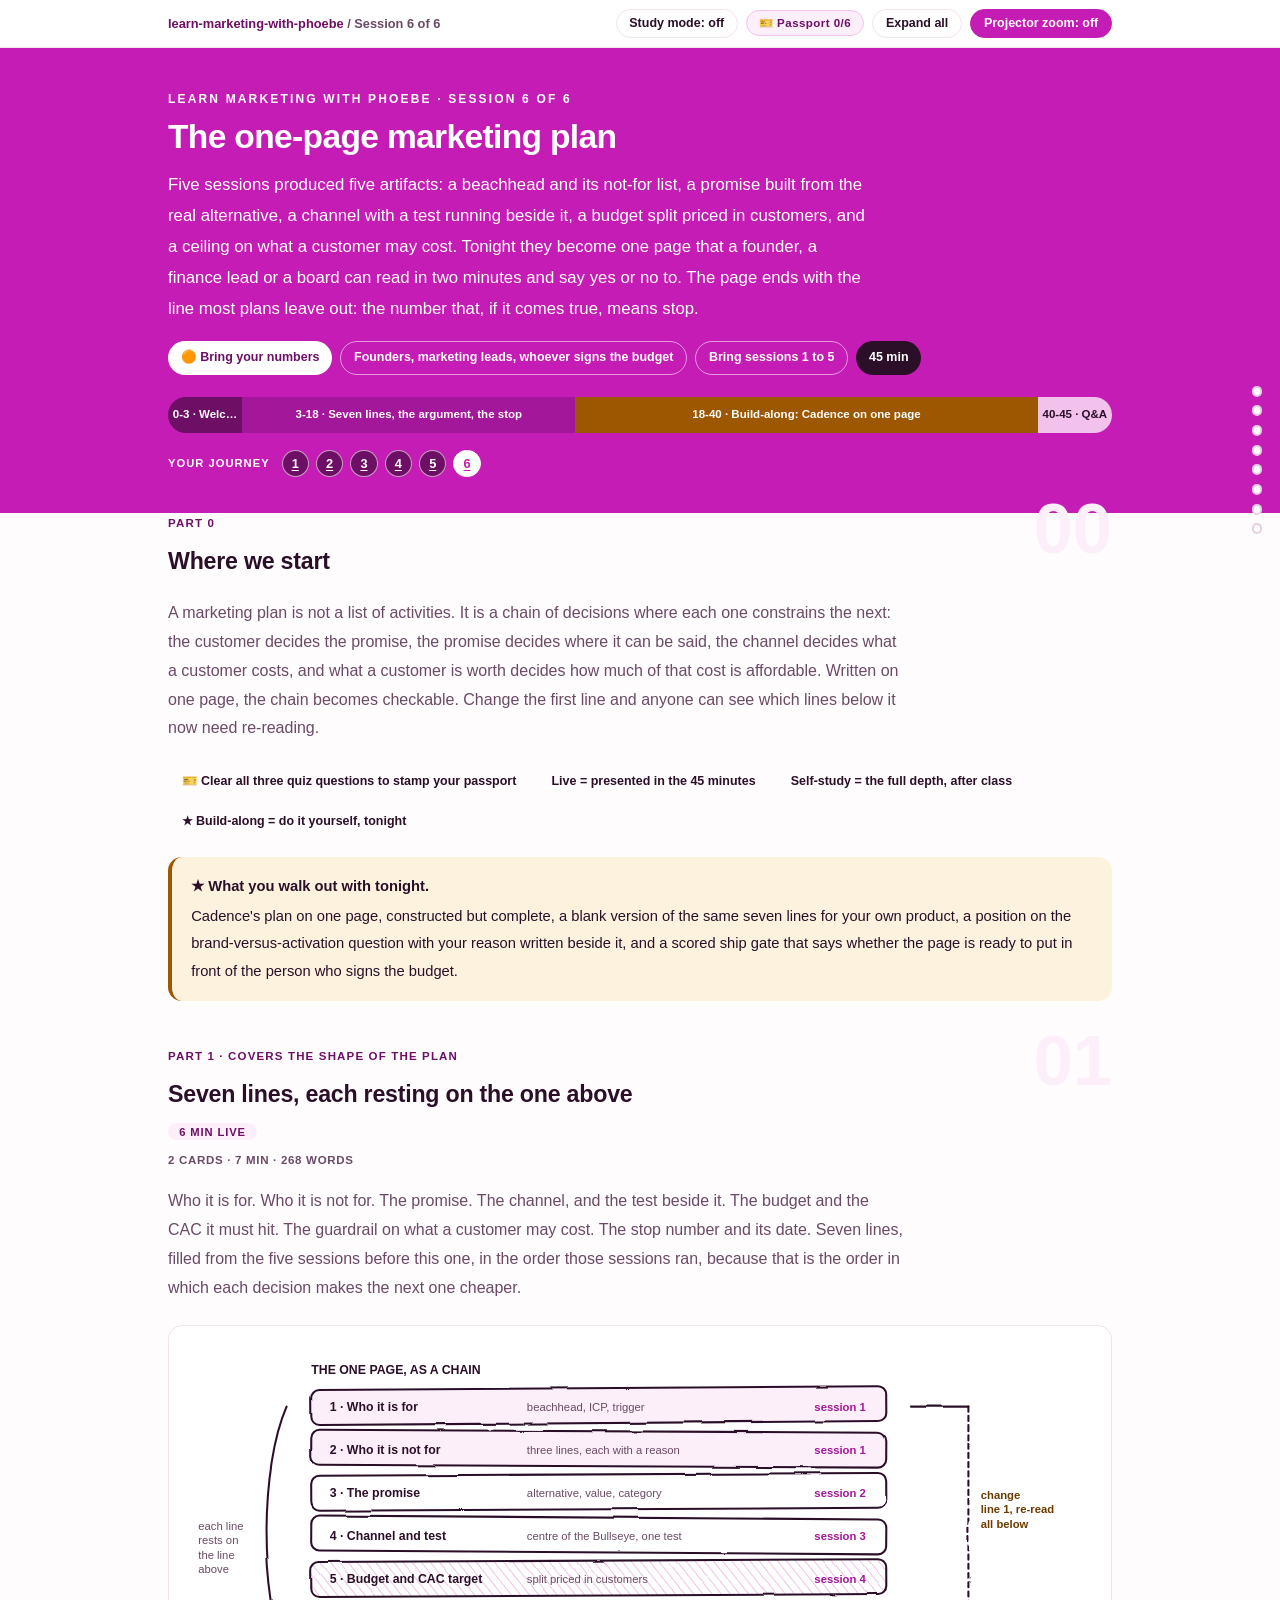
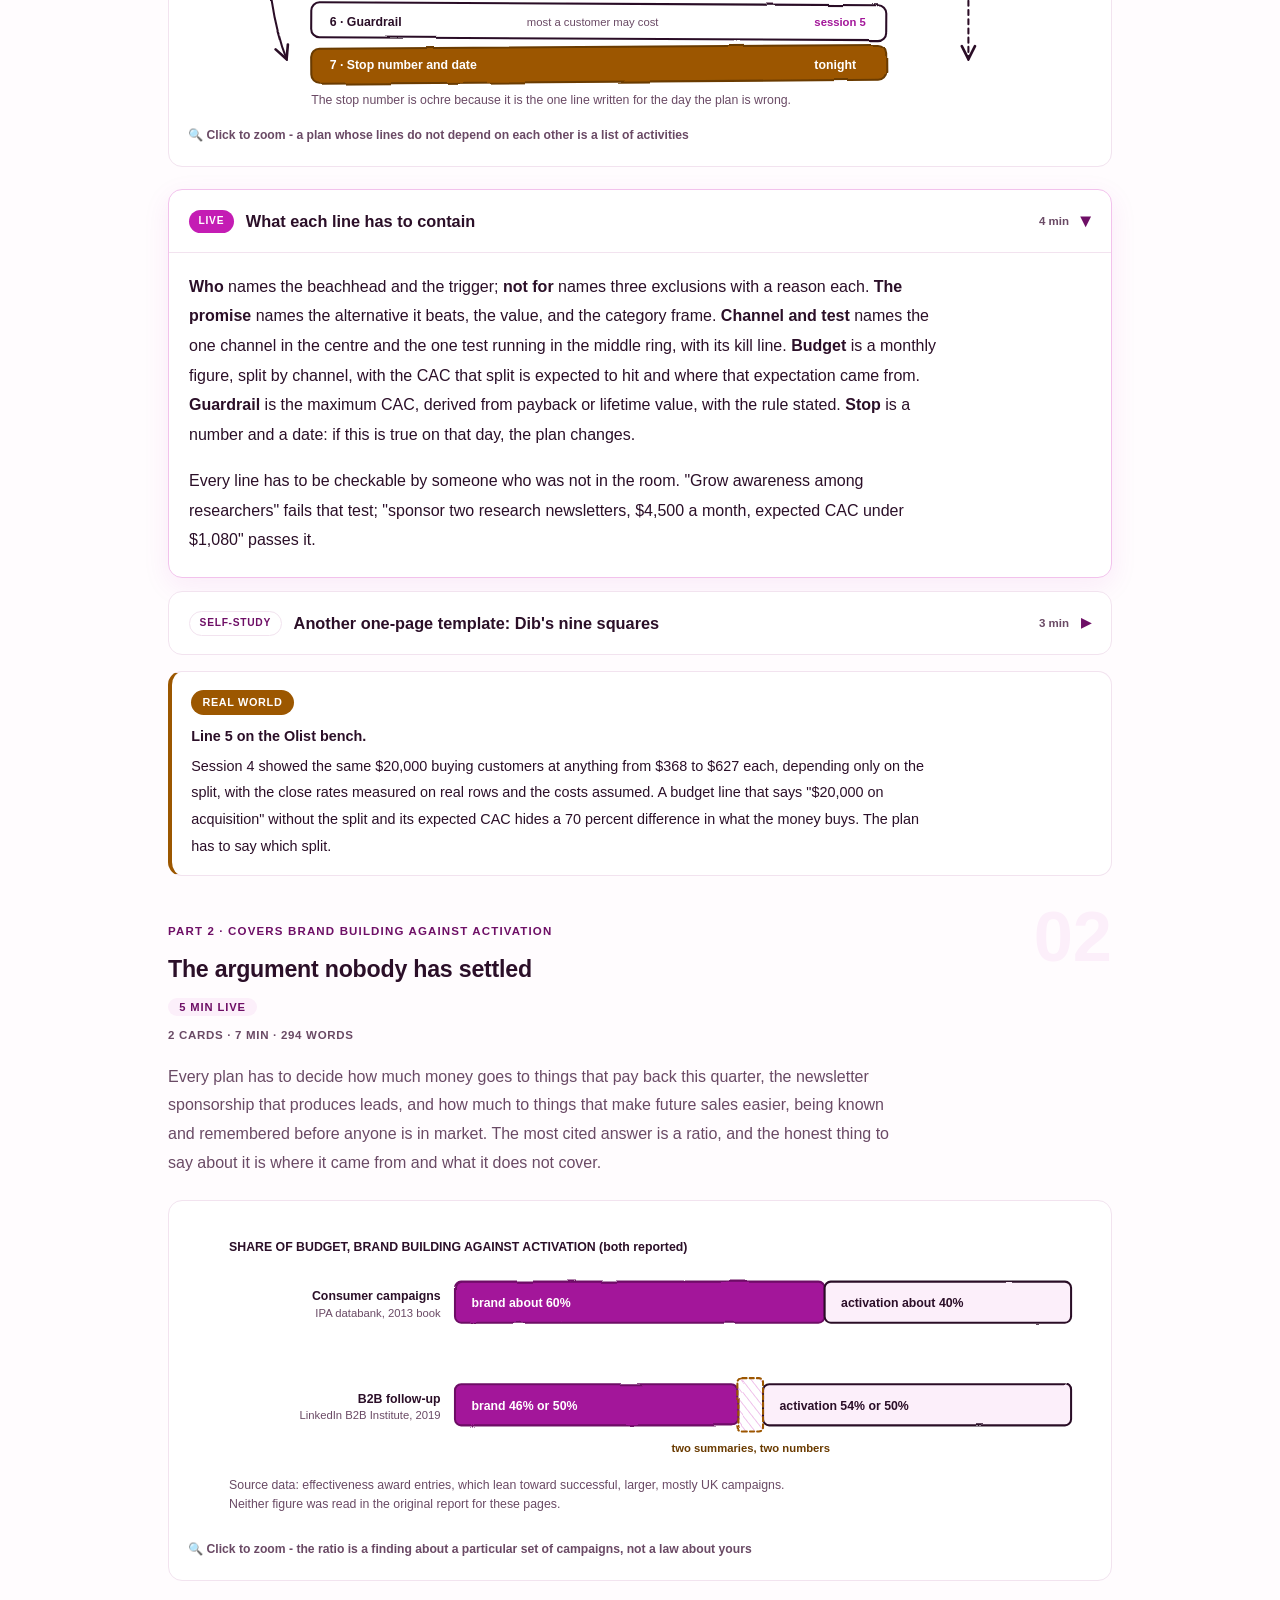
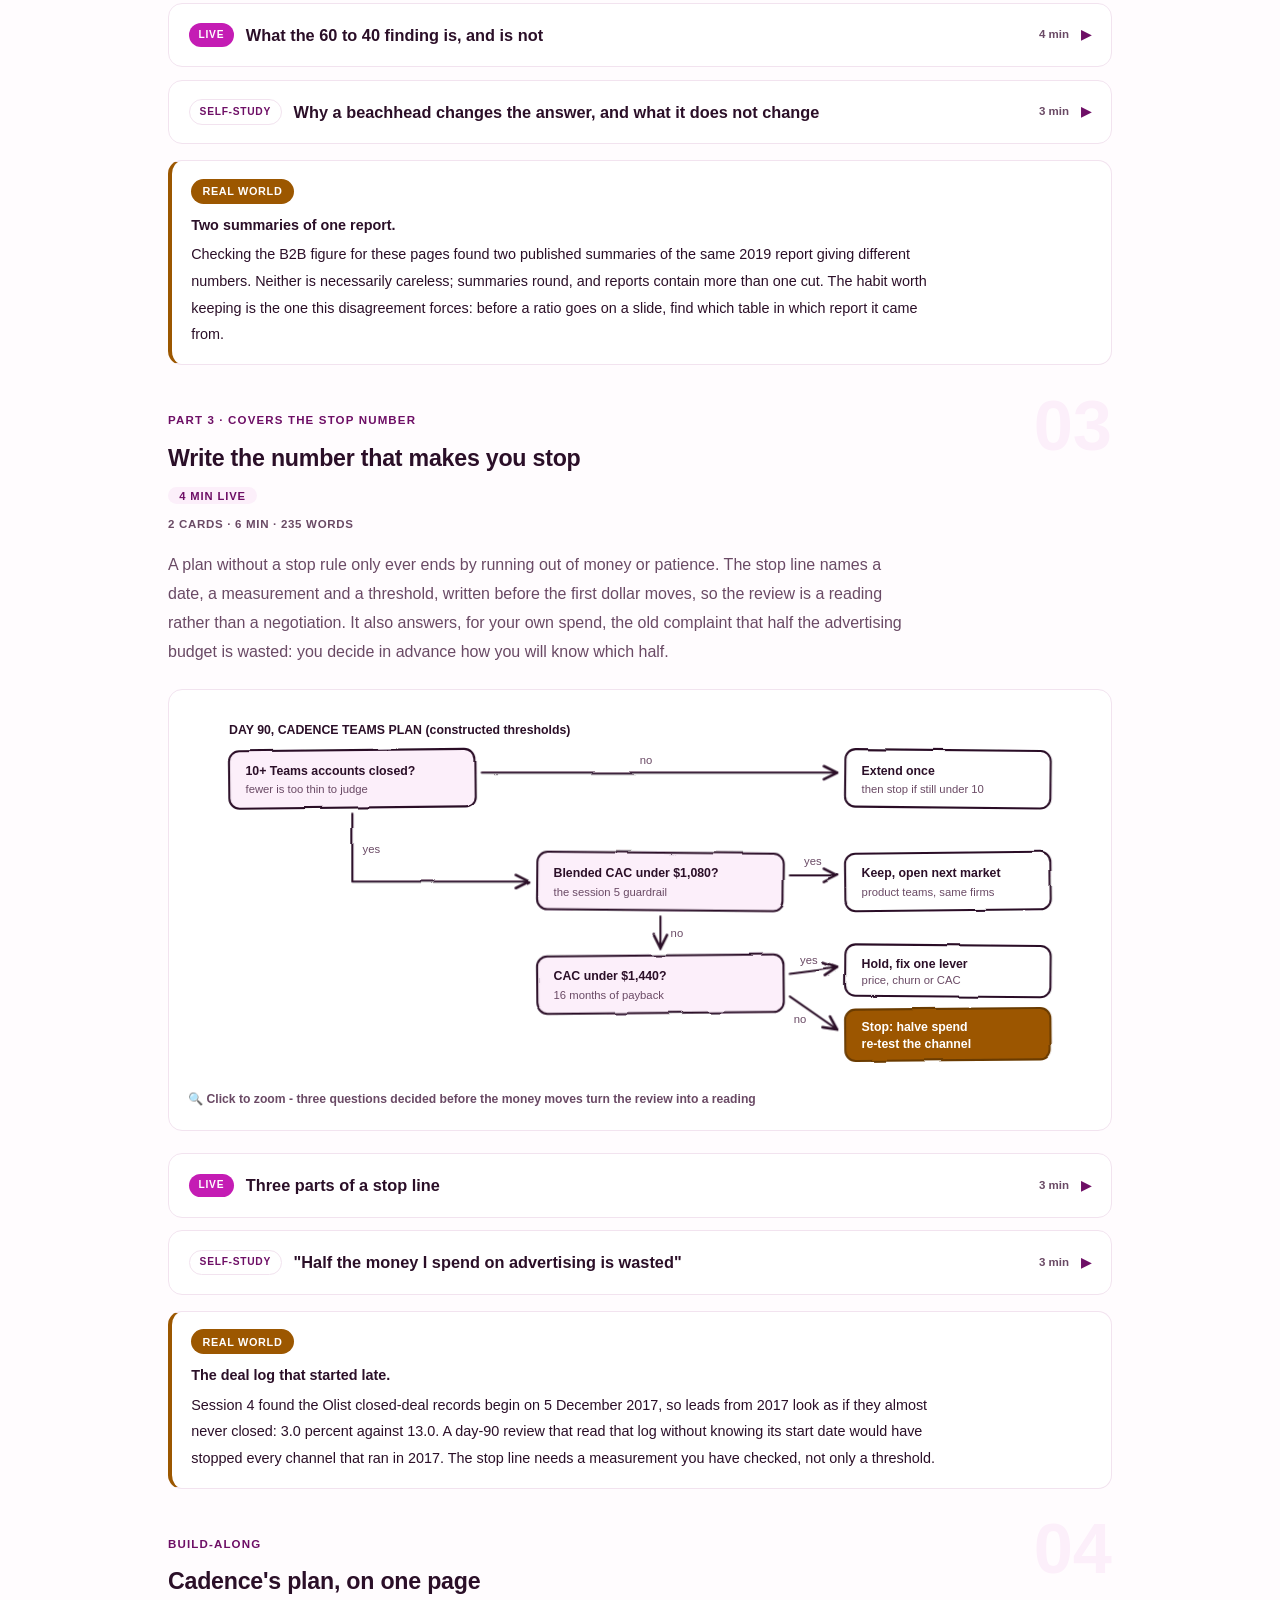
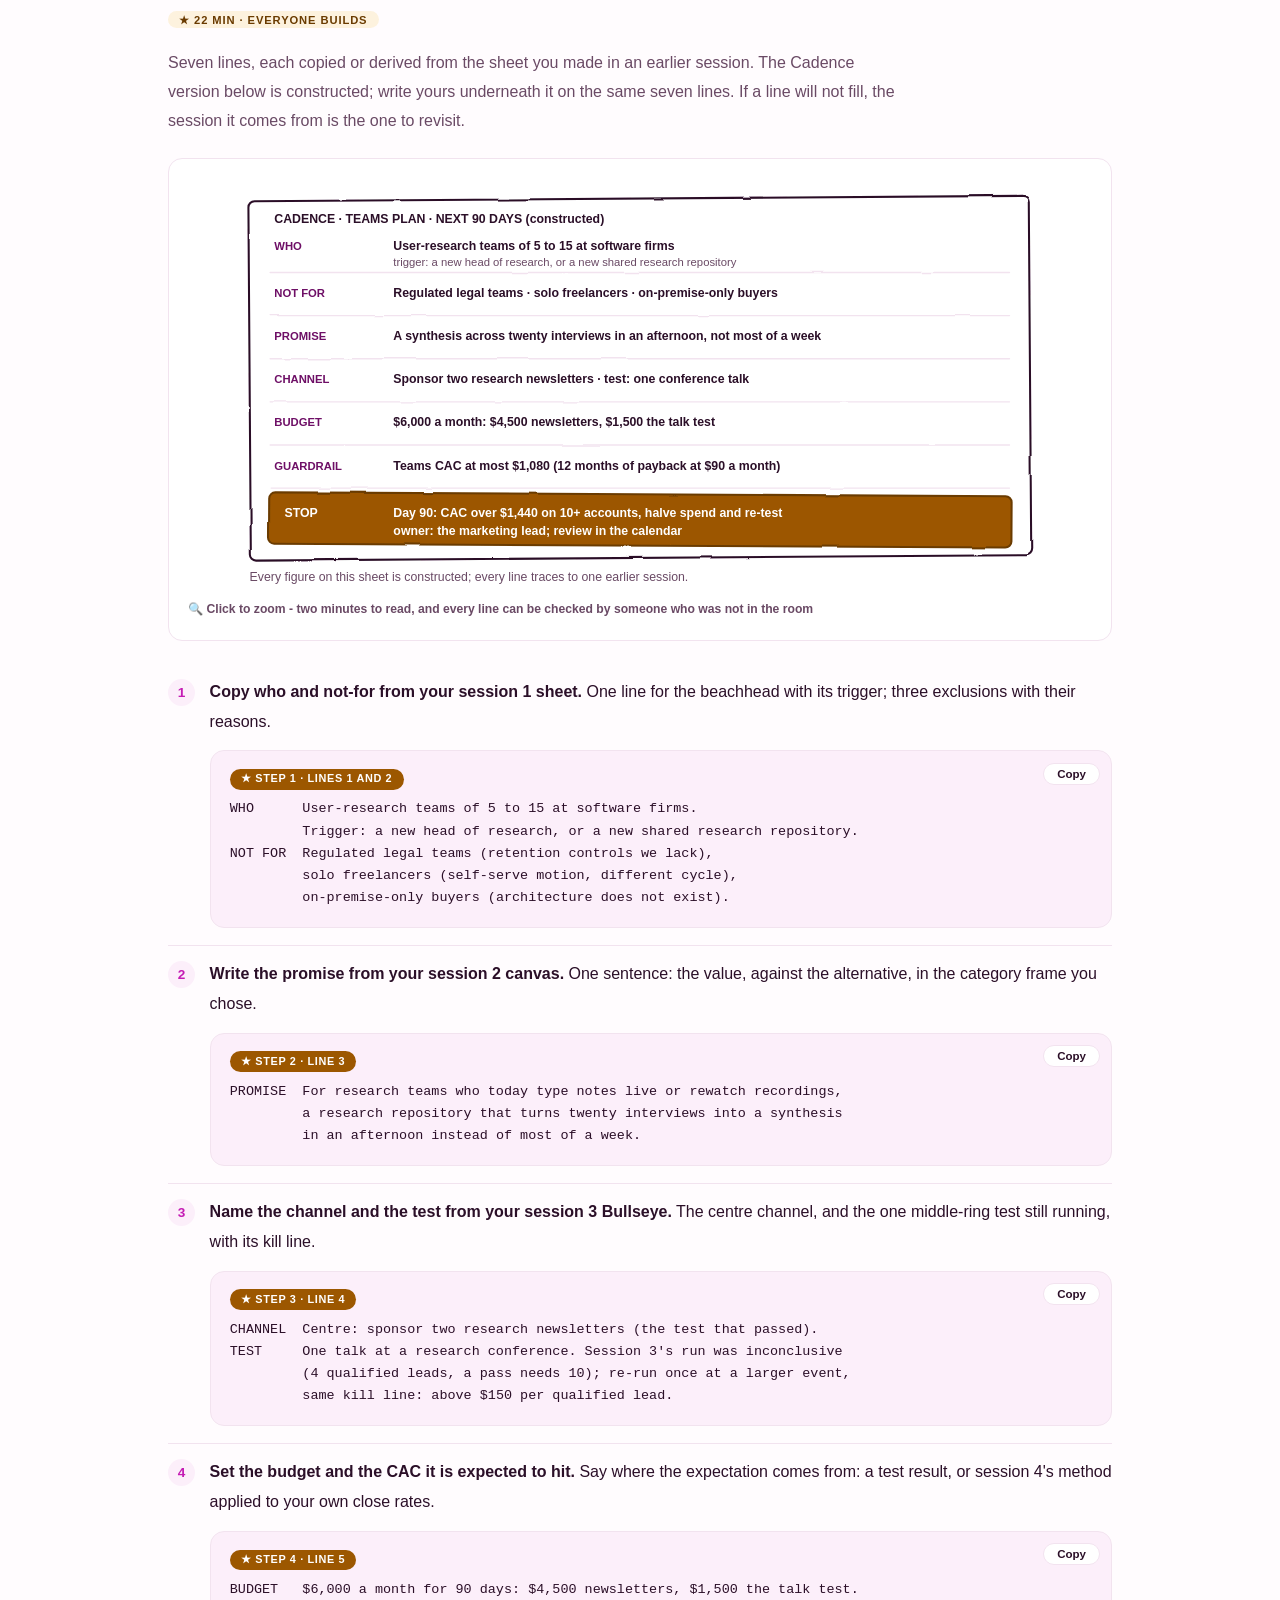
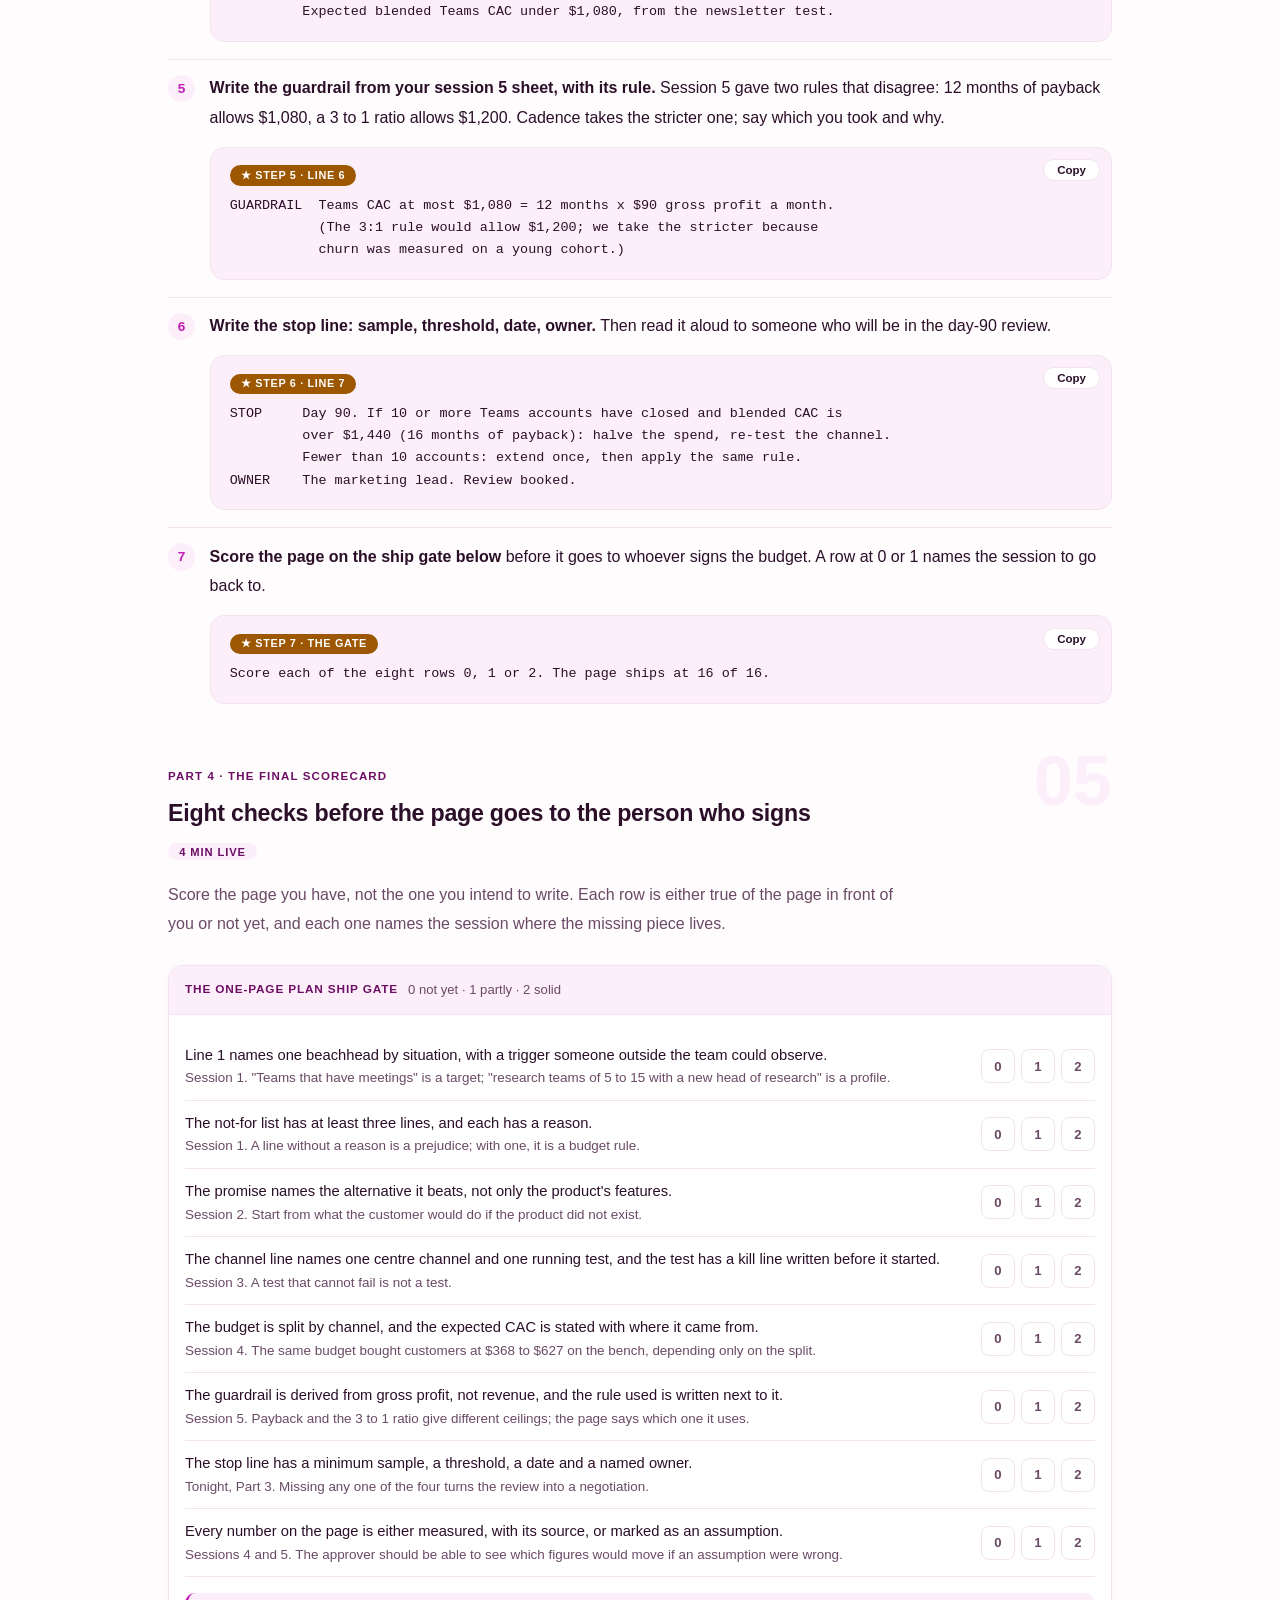
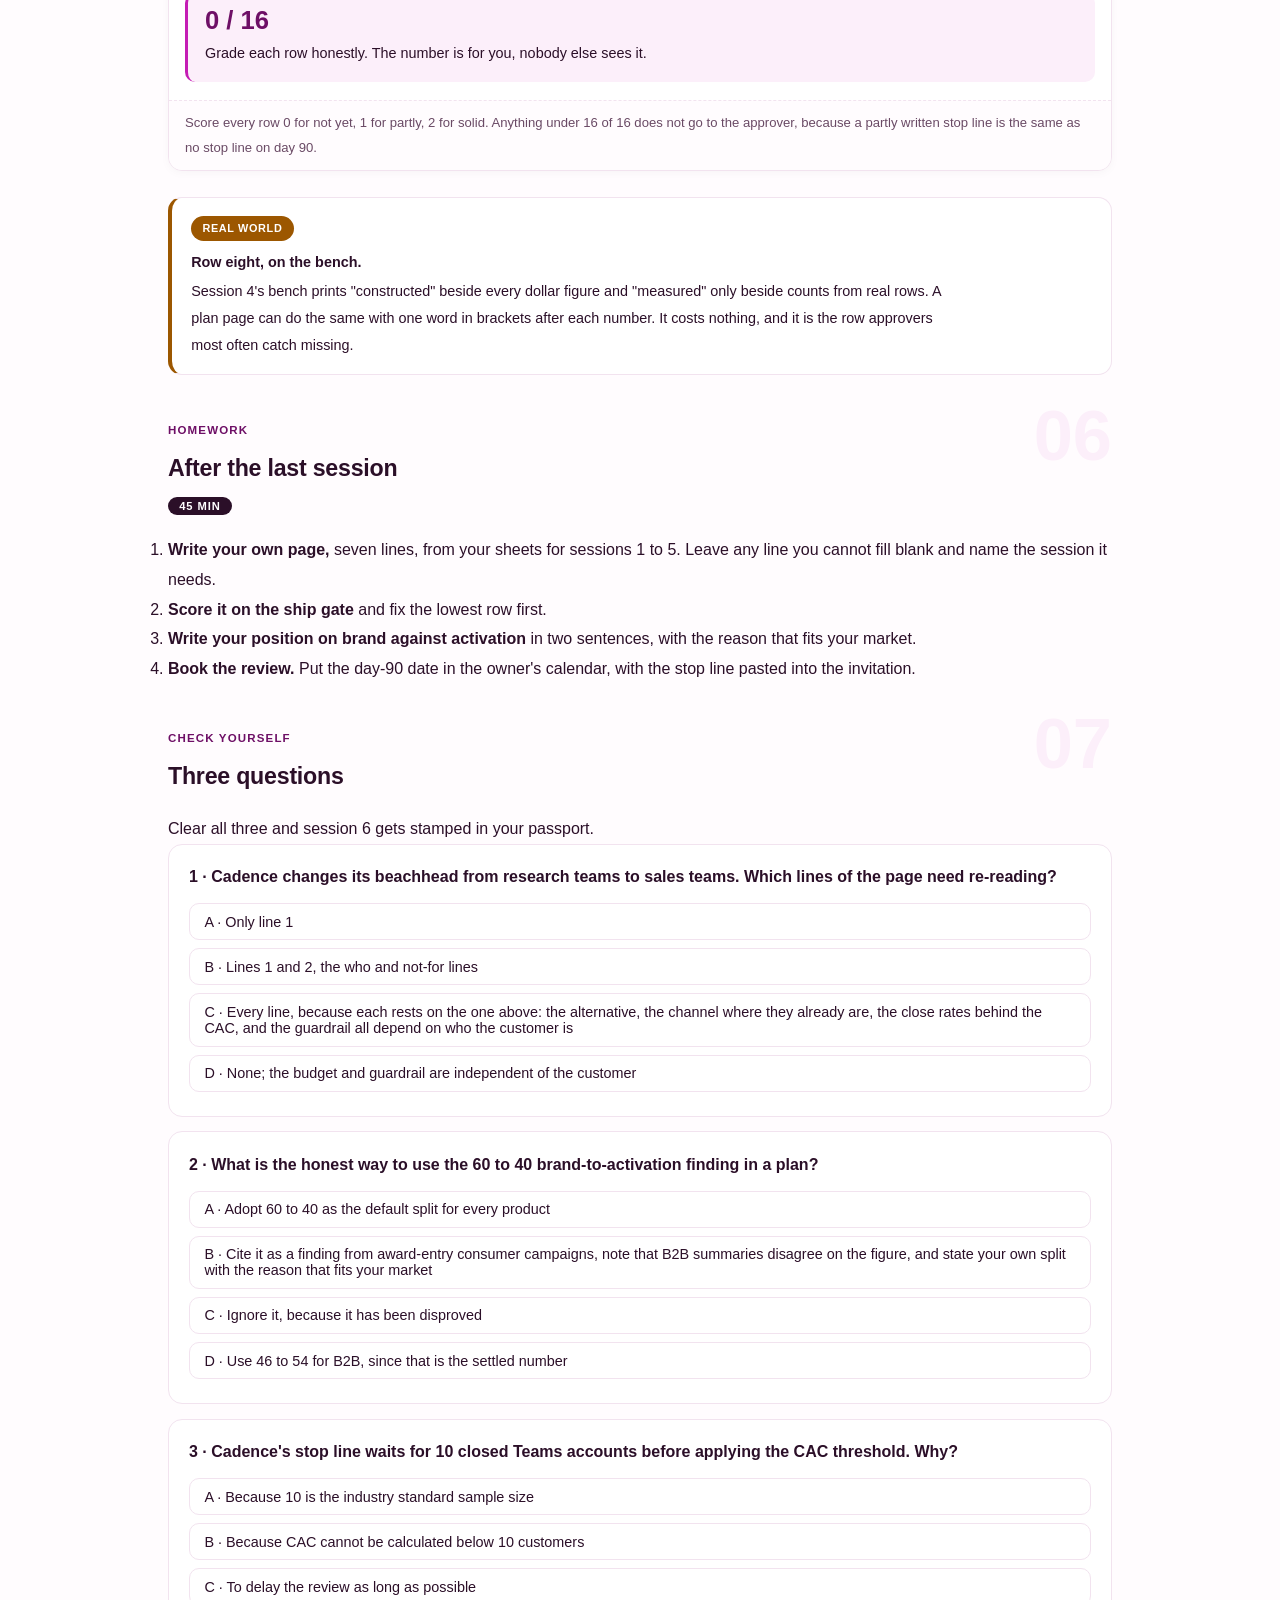
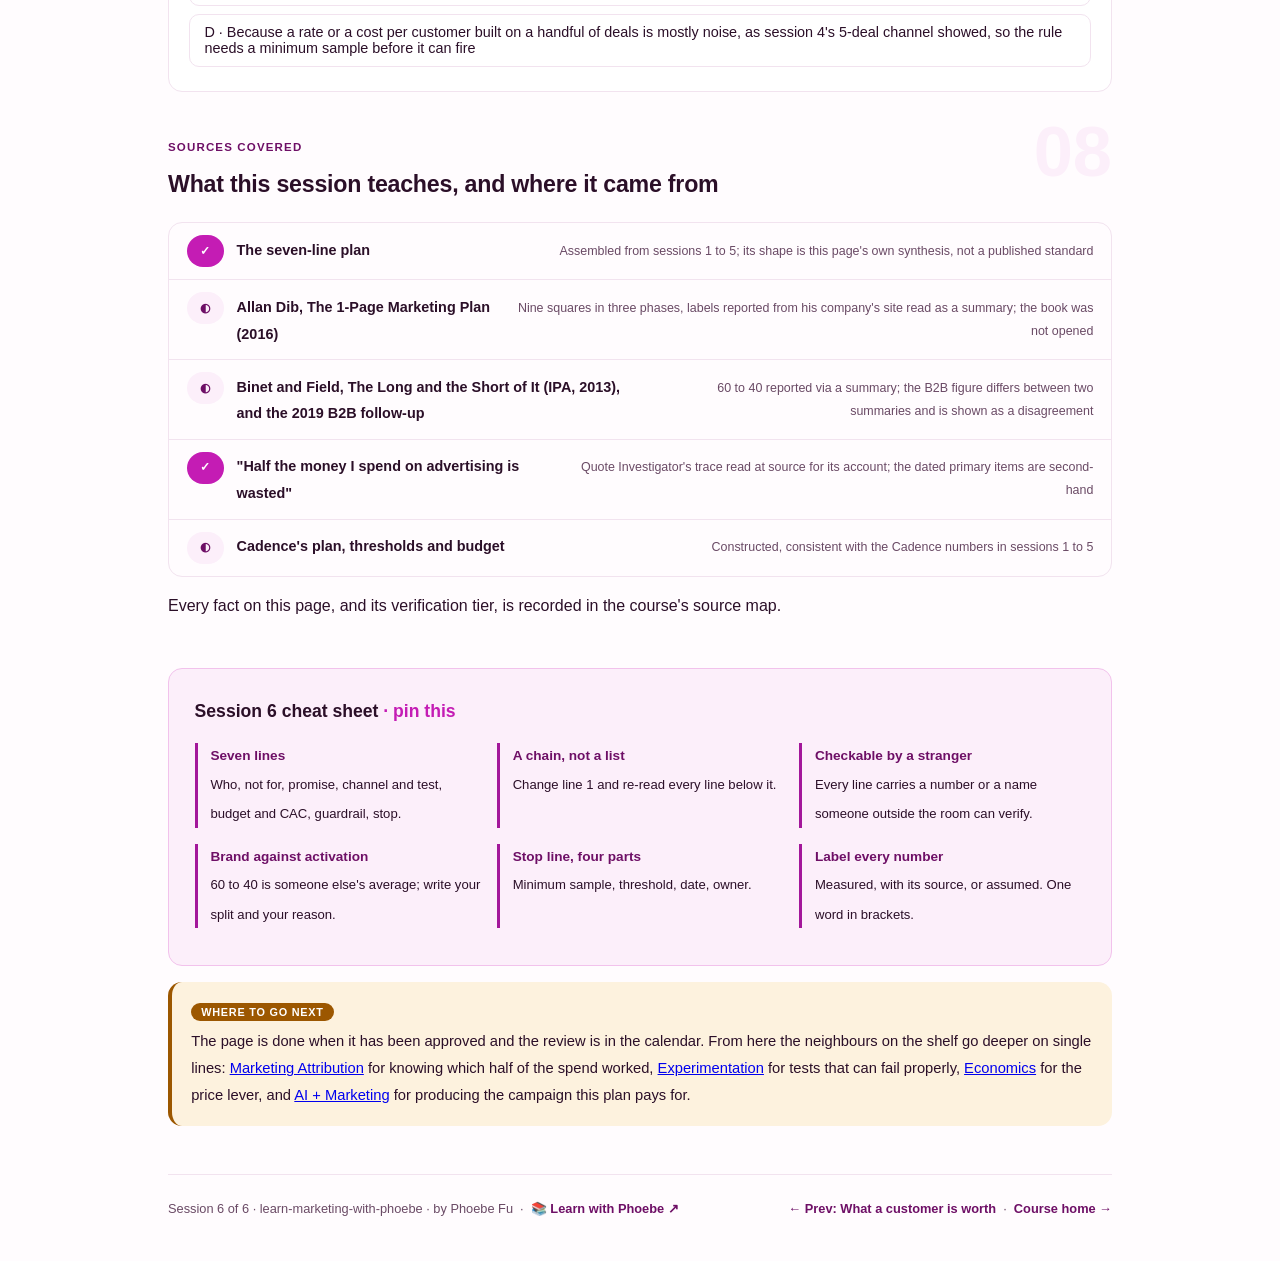
<file: courses/06-the-one-page-plan.html>
<!DOCTYPE html>
<html lang="en">
<head>
<meta charset="UTF-8">
<meta name="viewport" content="width=device-width, initial-scale=1.0">
<!-- social:start -->
<meta name="description" content="Session 6 of 6. Sessions 1 to 5 on a single page someone can approve: who, not for, the promise, the channel and its test, the budget and its CAC target, the payback guardrail and the number that says stop. Plus the brand-versus-activation argument nobody has settled.">
<meta property="og:type" content="article">
<meta property="og:site_name" content="Learn with Phoebe">
<meta property="og:title" content="The one-page marketing plan - learn marketing with phoebe">
<meta property="og:description" content="Session 6 of 6. Seven lines, each one depending on the line above, and a stop number written before the money is spent.">
<meta property="og:url" content="https://phoebefu6.github.io/learn-marketing-with-phoebe/courses/06-the-one-page-plan.html">
<meta property="og:image" content="https://phoebefu6.github.io/learn-marketing-with-phoebe/assets/og-cover.png">
<meta property="og:image:width" content="1200">
<meta property="og:image:height" content="630">
<meta name="twitter:card" content="summary_large_image">
<meta name="twitter:title" content="The one-page marketing plan - learn marketing with phoebe">
<meta name="twitter:description" content="Session 6 of 6. Seven lines, a stop number, and a ship gate.">
<meta name="twitter:image" content="https://phoebefu6.github.io/learn-marketing-with-phoebe/assets/og-cover.png">
<!-- social:end -->
<title>Session 6 · The one-page marketing plan - learn marketing with phoebe</title>
<link rel="stylesheet" href="../assets/style.css?v=22">
</head>
<body>

<div class="toolbar">
  <div class="wrap">
    <span class="crumb"><a href="../index.html">learn-marketing-with-phoebe</a> / Session 6 of 6</span>
    <button class="btn" id="toggle-all" type="button">Expand all</button>
    <button class="btn primary" id="zoom-toggle" type="button">Projector zoom: off</button>
  </div>
</div>

<header class="masthead">
  <div class="wrap">
    <div class="eyebrow">Learn Marketing with Phoebe · Session 6 of 6</div>
    <h1>The one-page <span class="accent">marketing plan</span></h1>
    <p class="sub">Five sessions produced five artifacts: a beachhead and its not-for list, a promise built from the real alternative, a channel with a test running beside it, a budget split priced in customers, and a ceiling on what a customer may cost. Tonight they become one page that a founder, a finance lead or a board can read in two minutes and say yes or no to. The page ends with the line most plans leave out: the number that, if it comes true, means stop.</p>
    <div class="chip-row">
      <span class="chip level">🟠 Bring your numbers</span>
      <span class="chip audience">Founders, marketing leads, whoever signs the budget</span>
      <span class="chip audience">Bring sessions 1 to 5</span>
      <span class="chip time">45 min</span>
    </div>
    <div class="agenda">
      <span class="a1" style="flex:1">0-3 · Welcome</span>
      <span class="a2" style="flex:5">3-18 · Seven lines, the argument, the stop</span>
      <span class="a3" style="flex:7">18-40 · Build-along: Cadence on one page</span>
      <span class="a4" style="flex:1">40-45 · Q&amp;A</span>
    </div>
  </div>
</header>

<main class="wrap">

  <section class="section" id="intro">
    <div class="section-kicker">
      <span class="klabel">Part 0</span>
      <h2>Where we start</h2>
    </div>
    <p class="lede">A marketing plan is not a list of activities. It is a chain of decisions where each one constrains the next: the customer decides the promise, the promise decides where it can be said, the channel decides what a customer costs, and what a customer is worth decides how much of that cost is affordable. Written on one page, the chain becomes checkable. Change the first line and anyone can see which lines below it now need re-reading.</p>

    <div class="legend">
      <span class="pill">🎫 Clear all three quiz questions to stamp your passport</span>
      <span class="pill">Live = presented in the 45 minutes</span>
      <span class="pill">Self-study = the full depth, after class</span>
      <span class="pill">★ Build-along = do it yourself, tonight</span>
    </div>

    <div class="callout win">
      <p><strong>★ What you walk out with tonight.</strong> Cadence's plan on one page, constructed but complete, a blank version of the same seven lines for your own product, a position on the brand-versus-activation question with your reason written beside it, and a scored ship gate that says whether the page is ready to put in front of the person who signs the budget.</p>
    </div>
  </section>

  <section class="section" id="part-1">
    <div class="section-kicker">
      <span class="klabel">Part 1 · covers the shape of the plan</span>
      <h2>Seven lines, each resting on the one above</h2>
      <span class="tag concept">6 min live</span>
    </div>
    <p class="lede">Who it is for. Who it is not for. The promise. The channel, and the test beside it. The budget and the CAC it must hit. The guardrail on what a customer may cost. The stop number and its date. Seven lines, filled from the five sessions before this one, in the order those sessions ran, because that is the order in which each decision makes the next one cheaper.</p>

    <figure class="zoomable">
      <svg viewBox="0 0 880 360" xmlns="http://www.w3.org/2000/svg" role="img" aria-label="The plan as a chain of seven lines, top to bottom: who it is for and not for from session 1, the promise from session 2, the channel and its test from session 3, the budget and CAC target from session 4, the guardrail from session 5, and the stop number from tonight. Arrows run down the left side; a note shows that changing the first line forces a re-read of every line below it. The stop number is drawn in ochre.">
        <defs>
          <filter id="m6aSk" x="-3%" y="-3%" width="106%" height="106%"><feTurbulence type="fractalNoise" baseFrequency="0.02" numOctaves="2" seed="61" result="n"/><feDisplacementMap in="SourceGraphic" in2="n" scale="2.4" xChannelSelector="R" yChannelSelector="G"/></filter>
          <pattern id="m6aHc" patternUnits="userSpaceOnUse" width="7" height="7" patternTransform="rotate(-38)"><line x1="0" y1="0" x2="0" y2="7" stroke="#C41CB4" stroke-width="1" opacity=".5"/></pattern>
          <marker id="m6aAr" viewBox="0 0 10 10" refX="9" refY="5" markerWidth="8" markerHeight="8" orient="auto"><path d="M1 1 L9 5 L1 9" fill="none" stroke="#2B0F28" stroke-width="1.6" stroke-linecap="round"/></marker>
        </defs>
        <style>
          .m6aH { font: 800 12px Inter, sans-serif; fill: #2B0F28; }
          .m6aL { font: 600 12px Inter, sans-serif; fill: #2B0F28; }
          .m6aS { font: 400 11px Inter, sans-serif; fill: #6A4A65; }
          .m6aB { font: 800 11px Inter, sans-serif; fill: #6A3B00; }
          .m6aA { font: 700 11px Inter, sans-serif; fill: #A3179A; }
          .m6aW { font: 800 12px Inter, sans-serif; fill: #FFFFFF; }
          .m6aN { font: 400 12px Inter, sans-serif; fill: #6A4A65; }
        </style>

        <text class="m6aH" x="120" y="28">THE ONE PAGE, AS A CHAIN</text>

        <g filter="url(#m6aSk)" fill="none" stroke="#2B0F28" stroke-width="2" stroke-linecap="round" stroke-linejoin="round">
          <rect x="120" y="42" width="560" height="34" rx="8" transform="rotate(-0.4 400 59)" fill="#FCEFFA"/>
          <rect x="120" y="84" width="560" height="34" rx="8" transform="rotate(0.3 400 101)" fill="#FCEFFA"/>
          <rect x="120" y="126" width="560" height="34" rx="8" transform="rotate(-0.3 400 143)" fill="#FFFFFF"/>
          <rect x="120" y="168" width="560" height="34" rx="8" transform="rotate(0.4 400 185)" fill="#FFFFFF"/>
          <rect x="120" y="210" width="560" height="34" rx="8" transform="rotate(-0.3 400 227)" fill="url(#m6aHc)"/>
          <rect x="120" y="252" width="560" height="34" rx="8" transform="rotate(0.3 400 269)" fill="#FFFFFF"/>
          <rect x="120" y="294" width="560" height="34" rx="8" transform="rotate(-0.4 400 311)" fill="#9C5700" stroke="#6A3B00"/>
          <path d="M96 60 C70 120 70 240 96 306" marker-end="url(#m6aAr)"/>
          <path d="M704 60 L760 60"/>
          <path d="M760 60 L760 306" stroke-dasharray="5 4" marker-end="url(#m6aAr)"/>
        </g>

        <text class="m6aL" x="138" y="64">1 · Who it is for</text>
        <text class="m6aS" x="330" y="64">beachhead, ICP, trigger</text>
        <text class="m6aA" x="610" y="64">session 1</text>
        <text class="m6aL" x="138" y="106">2 · Who it is not for</text>
        <text class="m6aS" x="330" y="106">three lines, each with a reason</text>
        <text class="m6aA" x="610" y="106">session 1</text>
        <text class="m6aL" x="138" y="148">3 · The promise</text>
        <text class="m6aS" x="330" y="148">alternative, value, category</text>
        <text class="m6aA" x="610" y="148">session 2</text>
        <text class="m6aL" x="138" y="190">4 · Channel and test</text>
        <text class="m6aS" x="330" y="190">centre of the Bullseye, one test</text>
        <text class="m6aA" x="610" y="190">session 3</text>
        <text class="m6aL" x="138" y="232">5 · Budget and CAC target</text>
        <text class="m6aS" x="330" y="232">split priced in customers</text>
        <text class="m6aA" x="610" y="232">session 4</text>
        <text class="m6aL" x="138" y="274">6 · Guardrail</text>
        <text class="m6aS" x="330" y="274">most a customer may cost</text>
        <text class="m6aA" x="610" y="274">session 5</text>
        <text class="m6aW" x="138" y="316">7 · Stop number and date</text>
        <text class="m6aW" x="610" y="316">tonight</text>

        <text class="m6aS" x="10" y="180">each line</text>
        <text class="m6aS" x="10" y="194">rests on</text>
        <text class="m6aS" x="10" y="208">the line</text>
        <text class="m6aS" x="10" y="222">above</text>
        <text class="m6aB" x="772" y="150">change</text>
        <text class="m6aB" x="772" y="164">line 1, re-read</text>
        <text class="m6aB" x="772" y="178">all below</text>

        <text class="m6aN" x="120" y="350">The stop number is ochre because it is the one line written for the day the plan is wrong.</text>
      </svg>
      <figcaption>🔍 Click to zoom - a plan whose lines do not depend on each other is a list of activities</figcaption>
    </figure>

    <details class="card" open>
      <summary><span class="mode live">Live</span>What each line has to contain<span class="mini">4 min</span><span class="caret">▶</span></summary>
      <div class="body">
        <p><strong>Who</strong> names the beachhead and the trigger; <strong>not for</strong> names three exclusions with a reason each. <strong>The promise</strong> names the alternative it beats, the value, and the category frame. <strong>Channel and test</strong> names the one channel in the centre and the one test running in the middle ring, with its kill line. <strong>Budget</strong> is a monthly figure, split by channel, with the CAC that split is expected to hit and where that expectation came from. <strong>Guardrail</strong> is the maximum CAC, derived from payback or lifetime value, with the rule stated. <strong>Stop</strong> is a number and a date: if this is true on that day, the plan changes.</p>
        <p>Every line has to be checkable by someone who was not in the room. "Grow awareness among researchers" fails that test; "sponsor two research newsletters, $4,500 a month, expected CAC under $1,080" passes it.</p>
      </div>
    </details>

    <details class="card">
      <summary><span class="mode self">Self-study</span>Another one-page template: Dib's nine squares<span class="mini">3 min</span><span class="caret">▶</span></summary>
      <div class="body">
        <p>Allan Dib's <em>The 1-Page Marketing Plan</em> (2016) uses nine squares in three phases, as listed on his company's site: before the customer knows you (target market, message, media), during the relationship (lead capture, lead nurture, sales conversion), and after the sale (a world-class experience, lifetime value, referrals). The labels here are reported from that site's course page, which was read only as a summary, so treat the exact wording as approximate.</p>
        <p>The seven lines above cover his first phase in depth and touch the others through the guardrail. His template is broader, reaching into nurture, onboarding and referrals; the seven lines are narrower and harder, because each carries a number. Neither is "the" plan. Use whichever your approver will actually read, and keep the numbers either way.</p>
      </div>
    </details>

    <div class="callout example">
      <span class="ex-pill">Real world</span>
      <p><strong>Line 5 on the Olist bench.</strong> Session 4 showed the same $20,000 buying customers at anything from $368 to $627 each, depending only on the split, with the close rates measured on real rows and the costs assumed. A budget line that says "$20,000 on acquisition" without the split and its expected CAC hides a 70 percent difference in what the money buys. The plan has to say which split.</p>
    </div>
  </section>

  <section class="section" id="part-2">
    <div class="section-kicker">
      <span class="klabel">Part 2 · covers brand building against activation</span>
      <h2>The argument nobody has settled</h2>
      <span class="tag concept">5 min live</span>
    </div>
    <p class="lede">Every plan has to decide how much money goes to things that pay back this quarter, the newsletter sponsorship that produces leads, and how much to things that make future sales easier, being known and remembered before anyone is in market. The most cited answer is a ratio, and the honest thing to say about it is where it came from and what it does not cover.</p>

    <figure class="zoomable">
      <svg viewBox="0 0 880 300" xmlns="http://www.w3.org/2000/svg" role="img" aria-label="Two split bars, both reported from summaries. Top: Binet and Field, consumer campaigns from the IPA databank, about 60 percent brand building and 40 percent activation. Bottom: the 2019 B2B follow-up, where two summaries disagree, one reporting 46 to 54 and one about 50 to 50, drawn as a dashed band between 46 and 50. A note says the source data are award entries.">
        <defs>
          <filter id="m6bSk" x="-3%" y="-3%" width="106%" height="106%"><feTurbulence type="fractalNoise" baseFrequency="0.02" numOctaves="2" seed="67" result="n"/><feDisplacementMap in="SourceGraphic" in2="n" scale="2.4" xChannelSelector="R" yChannelSelector="G"/></filter>
          <pattern id="m6bHc" patternUnits="userSpaceOnUse" width="7" height="7" patternTransform="rotate(-38)"><line x1="0" y1="0" x2="0" y2="7" stroke="#C41CB4" stroke-width="1" opacity=".5"/></pattern>
          <marker id="m6bAr" viewBox="0 0 10 10" refX="9" refY="5" markerWidth="8" markerHeight="8" orient="auto"><path d="M1 1 L9 5 L1 9" fill="none" stroke="#2B0F28" stroke-width="1.6" stroke-linecap="round"/></marker>
        </defs>
        <style>
          .m6bH { font: 800 12px Inter, sans-serif; fill: #2B0F28; }
          .m6bL { font: 600 12px Inter, sans-serif; fill: #2B0F28; }
          .m6bS { font: 400 11px Inter, sans-serif; fill: #6A4A65; }
          .m6bB { font: 800 11px Inter, sans-serif; fill: #6A3B00; }
          .m6bW { font: 800 12px Inter, sans-serif; fill: #FFFFFF; }
          .m6bN { font: 400 12px Inter, sans-serif; fill: #6A4A65; }
        </style>

        <text class="m6bH" x="40" y="30">SHARE OF BUDGET, BRAND BUILDING AGAINST ACTIVATION (both reported)</text>

        <g filter="url(#m6bSk)" fill="none" stroke="#2B0F28" stroke-width="2" stroke-linecap="round" stroke-linejoin="round">
          <rect x="260" y="60" width="360" height="40" rx="6" fill="#A3179A" stroke="#6E0F66"/>
          <rect x="620" y="60" width="240" height="40" rx="6" fill="#FCEFFA"/>
          <rect x="260" y="160" width="276" height="40" rx="6" fill="#A3179A" stroke="#6E0F66"/>
          <rect x="560" y="160" width="300" height="40" rx="6" fill="#FCEFFA"/>
          <rect x="536" y="154" width="24" height="52" rx="4" fill="url(#m6bHc)" stroke="#9C5700" stroke-dasharray="4 3"/>
        </g>

        <text class="m6bL" x="246" y="78" text-anchor="end">Consumer campaigns</text>
        <text class="m6bS" x="246" y="94" text-anchor="end">IPA databank, 2013 book</text>
        <text class="m6bW" x="276" y="85">brand about 60%</text>
        <text class="m6bL" x="636" y="85">activation about 40%</text>

        <text class="m6bL" x="246" y="178" text-anchor="end">B2B follow-up</text>
        <text class="m6bS" x="246" y="194" text-anchor="end">LinkedIn B2B Institute, 2019</text>
        <text class="m6bW" x="276" y="185">brand 46% or 50%</text>
        <text class="m6bL" x="576" y="185">activation 54% or 50%</text>
        <text class="m6bB" x="548" y="226" text-anchor="middle">two summaries, two numbers</text>

        <text class="m6bN" x="40" y="262">Source data: effectiveness award entries, which lean toward successful, larger, mostly UK campaigns.</text>
        <text class="m6bN" x="40" y="280">Neither figure was read in the original report for these pages.</text>
      </svg>
      <figcaption>🔍 Click to zoom - the ratio is a finding about a particular set of campaigns, not a law about yours</figcaption>
    </figure>

    <details class="card">
      <summary><span class="mode live">Live</span>What the 60 to 40 finding is, and is not<span class="mini">4 min</span><span class="caret">▶</span></summary>
      <div class="body">
        <p>Les Binet and Peter Field's <em>The Long and the Short of It</em> (IPA, 2013) analysed campaigns from the IPA effectiveness databank and, as widely summarised, found the best long-run results when about 60 percent of the budget went to brand building and about 40 percent to sales activation. The data are award entries from 1980 to 2010: campaigns that agencies chose to submit because they worked. That is a real body of evidence and a selected one.</p>
        <p>For B2B, a 2019 follow-up for LinkedIn's B2B Institute is summarised in two different ways: one summary reports about 46 percent brand and 54 percent activation, another about 50 to 50 and calls the findings tentative. The original report was not read for these pages, so the disagreement is shown rather than resolved.</p>
        <p>What a plan can take from this: the question is real, the ratio is someone else's average, and a small company with a tight beachhead where word of mouth works may reasonably spend almost everything on activation for a while. Write which side you are on and why; that sentence is more useful than either number.</p>
      </div>
    </details>

    <details class="card">
      <summary><span class="mode self">Self-study</span>Why a beachhead changes the answer, and what it does not change<span class="mini">3 min</span><span class="caret">▶</span></summary>
      <div class="body">
        <p>In a tight market, the word of mouth that session 1 tested for does part of the brand-building work for free: researchers tell each other which tools they use. That is an argument for leaning toward activation early. It is not an argument for never building memory: once Cadence moves next door to product teams, who have not heard of it from peers, the free part stops working.</p>
        <p>The brand identity side of this, the name, the voice, the visual system, belongs to the AI branding course. Here the question is only how the money is split, and the plan's job is to state the split it chose.</p>
      </div>
    </details>

    <div class="callout example">
      <span class="ex-pill">Real world</span>
      <p><strong>Two summaries of one report.</strong> Checking the B2B figure for these pages found two published summaries of the same 2019 report giving different numbers. Neither is necessarily careless; summaries round, and reports contain more than one cut. The habit worth keeping is the one this disagreement forces: before a ratio goes on a slide, find which table in which report it came from.</p>
    </div>
  </section>

  <section class="section" id="part-3">
    <div class="section-kicker">
      <span class="klabel">Part 3 · covers the stop number</span>
      <h2>Write the number that makes you stop</h2>
      <span class="tag concept">4 min live</span>
    </div>
    <p class="lede">A plan without a stop rule only ever ends by running out of money or patience. The stop line names a date, a measurement and a threshold, written before the first dollar moves, so the review is a reading rather than a negotiation. It also answers, for your own spend, the old complaint that half the advertising budget is wasted: you decide in advance how you will know which half.</p>

    <figure class="zoomable">
      <svg viewBox="0 0 880 360" xmlns="http://www.w3.org/2000/svg" role="img" aria-label="A decision tree for Cadence's day-90 review, constructed. First question: at least 10 Teams accounts closed? If no, extend the test once, then stop. If yes, second question: blended CAC at or under 1,080 dollars? If yes, keep the plan and open the next market. If no, third question: CAC under 1,440 dollars, which is 16 months of payback? If yes, hold the budget and fix one lever. If no, stop: halve the spend and re-test the channel.">
        <defs>
          <filter id="m6cSk" x="-3%" y="-3%" width="106%" height="106%"><feTurbulence type="fractalNoise" baseFrequency="0.02" numOctaves="2" seed="71" result="n"/><feDisplacementMap in="SourceGraphic" in2="n" scale="2.4" xChannelSelector="R" yChannelSelector="G"/></filter>
          <pattern id="m6cHc" patternUnits="userSpaceOnUse" width="7" height="7" patternTransform="rotate(-38)"><line x1="0" y1="0" x2="0" y2="7" stroke="#C41CB4" stroke-width="1" opacity=".5"/></pattern>
          <marker id="m6cAr" viewBox="0 0 10 10" refX="9" refY="5" markerWidth="8" markerHeight="8" orient="auto"><path d="M1 1 L9 5 L1 9" fill="none" stroke="#2B0F28" stroke-width="1.6" stroke-linecap="round"/></marker>
        </defs>
        <style>
          .m6cH { font: 800 12px Inter, sans-serif; fill: #2B0F28; }
          .m6cL { font: 600 12px Inter, sans-serif; fill: #2B0F28; }
          .m6cS { font: 400 11px Inter, sans-serif; fill: #6A4A65; }
          .m6cB { font: 800 11px Inter, sans-serif; fill: #6A3B00; }
          .m6cW { font: 800 12px Inter, sans-serif; fill: #FFFFFF; }
          .m6cN { font: 400 12px Inter, sans-serif; fill: #6A4A65; }
        </style>

        <text class="m6cH" x="40" y="24">DAY 90, CADENCE TEAMS PLAN (constructed thresholds)</text>

        <g filter="url(#m6cSk)" fill="none" stroke="#2B0F28" stroke-width="2" stroke-linecap="round" stroke-linejoin="round">
          <rect x="40" y="40" width="240" height="56" rx="10" transform="rotate(-0.6 160 68)" fill="#FCEFFA"/>
          <rect x="340" y="140" width="240" height="56" rx="10" transform="rotate(0.5 460 168)" fill="#FCEFFA"/>
          <rect x="340" y="240" width="240" height="56" rx="10" transform="rotate(-0.5 460 268)" fill="#FCEFFA"/>
          <rect x="640" y="40" width="200" height="56" rx="10" transform="rotate(0.6 740 68)" fill="#FFFFFF"/>
          <rect x="640" y="140" width="200" height="56" rx="10" transform="rotate(-0.6 740 168)" fill="#FFFFFF"/>
          <rect x="640" y="230" width="200" height="50" rx="10" transform="rotate(0.5 740 255)" fill="#FFFFFF"/>
          <rect x="640" y="292" width="200" height="50" rx="10" transform="rotate(-0.5 740 317)" fill="#9C5700" stroke="#6A3B00"/>
          <path d="M286 62 L632 62" marker-end="url(#m6cAr)"/>
          <path d="M160 102 L160 168 L332 168" marker-end="url(#m6cAr)"/>
          <path d="M586 162 L632 162" marker-end="url(#m6cAr)"/>
          <path d="M460 202 L460 232" marker-end="url(#m6cAr)"/>
          <path d="M586 258 L632 252" marker-end="url(#m6cAr)"/>
          <path d="M586 280 L632 312" marker-end="url(#m6cAr)"/>
        </g>

        <text class="m6cL" x="56" y="64">10+ Teams accounts closed?</text>
        <text class="m6cS" x="56" y="82">fewer is too thin to judge</text>
        <text class="m6cL" x="356" y="164">Blended CAC under $1,080?</text>
        <text class="m6cS" x="356" y="182">the session 5 guardrail</text>
        <text class="m6cL" x="356" y="264">CAC under $1,440?</text>
        <text class="m6cS" x="356" y="282">16 months of payback</text>

        <text class="m6cL" x="656" y="64">Extend once</text>
        <text class="m6cS" x="656" y="82">then stop if still under 10</text>
        <text class="m6cL" x="656" y="164">Keep, open next market</text>
        <text class="m6cS" x="656" y="182">product teams, same firms</text>
        <text class="m6cL" x="656" y="252">Hold, fix one lever</text>
        <text class="m6cS" x="656" y="268">price, churn or CAC</text>
        <text class="m6cW" x="656" y="314">Stop: halve spend</text>
        <text class="m6cW" x="656" y="330">re-test the channel</text>

        <text class="m6cS" x="440" y="54">no</text>
        <text class="m6cS" x="170" y="140">yes</text>
        <text class="m6cS" x="600" y="152">yes</text>
        <text class="m6cS" x="470" y="222">no</text>
        <text class="m6cS" x="596" y="248">yes</text>
        <text class="m6cS" x="590" y="306">no</text>
      </svg>
      <figcaption>🔍 Click to zoom - three questions decided before the money moves turn the review into a reading</figcaption>
    </figure>

    <details class="card">
      <summary><span class="mode live">Live</span>Three parts of a stop line<span class="mini">3 min</span><span class="caret">▶</span></summary>
      <div class="body">
        <p><strong>A minimum sample.</strong> Session 4's display channel closed 5 deals and its rate could have been anywhere from 2.9 to 14.7 percent. A stop rule that fires on five customers is noise. Cadence's rule waits for 10 Teams accounts and allows one extension; your threshold should come from how many customers your budget can plausibly buy in the window.</p>
        <p><strong>A threshold from the guardrail.</strong> The session 5 guardrail, at most $1,080 a Teams account (12 months of payback at $90 a month of gross profit), is the "keep" line. A second, looser line, $1,440 (16 months), separates "fix one lever" from "stop".</p>
        <p><strong>A date.</strong> Day 90, in the calendar of the person who owns the plan. A review with no date is the same as no review.</p>
      </div>
    </details>

    <details class="card">
      <summary><span class="mode self">Self-study</span>"Half the money I spend on advertising is wasted"<span class="mini">3 min</span><span class="caret">▶</span></summary>
      <div class="body">
        <p>The line is usually credited to John Wanamaker, and sometimes to Lord Leverhulme. Quote Investigator's trace finds no direct citation of Wanamaker himself: the earliest evidence linking him to it is a 1919 speech by someone else, and the Leverhulme version comes second-hand through his son in 1931. David Ogilvy repeated it in 1963, crediting both. So: attributed, not established.</p>
        <p>The question inside it, which half, is the subject of attribution: how to give each channel credit for a sale. That has its own course on the shelf. The plan's smaller, sufficient answer is to name, for each budget line, the measurement that will judge it, before spending.</p>
      </div>
    </details>

    <div class="callout example">
      <span class="ex-pill">Real world</span>
      <p><strong>The deal log that started late.</strong> Session 4 found the Olist closed-deal records begin on 5 December 2017, so leads from 2017 look as if they almost never closed: 3.0 percent against 13.0. A day-90 review that read that log without knowing its start date would have stopped every channel that ran in 2017. The stop line needs a measurement you have checked, not only a threshold.</p>
    </div>
  </section>

  <section class="section" id="demo-1">
    <div class="section-kicker">
      <span class="klabel">Build-along</span>
      <h2>Cadence's plan, on one page</h2>
      <span class="tag demo">★ 22 min · everyone builds</span>
    </div>
    <p class="lede">Seven lines, each copied or derived from the sheet you made in an earlier session. The Cadence version below is constructed; write yours underneath it on the same seven lines. If a line will not fill, the session it comes from is the one to revisit.</p>

    <figure class="zoomable">
      <svg viewBox="0 0 880 400" xmlns="http://www.w3.org/2000/svg" role="img" aria-label="Cadence's one-page plan, constructed, drawn as a single sheet with seven filled lines: research teams of 5 to 15 at software firms; not for regulated legal teams, solo freelancers, on-premise-only buyers; synthesis across twenty interviews in an afternoon instead of most of a week, as a research repository; sponsor research newsletters with a conference talk under test; 6,000 dollars a month with an expected CAC under 1,080; guardrail 1,080 from 12 months of payback; stop on day 90 if CAC is over 1,440 on 10 or more accounts.">
        <defs>
          <filter id="m6dSk" x="-3%" y="-3%" width="106%" height="106%"><feTurbulence type="fractalNoise" baseFrequency="0.02" numOctaves="2" seed="79" result="n"/><feDisplacementMap in="SourceGraphic" in2="n" scale="2.4" xChannelSelector="R" yChannelSelector="G"/></filter>
          <pattern id="m6dHc" patternUnits="userSpaceOnUse" width="7" height="7" patternTransform="rotate(-38)"><line x1="0" y1="0" x2="0" y2="7" stroke="#C41CB4" stroke-width="1" opacity=".5"/></pattern>
          <marker id="m6dAr" viewBox="0 0 10 10" refX="9" refY="5" markerWidth="8" markerHeight="8" orient="auto"><path d="M1 1 L9 5 L1 9" fill="none" stroke="#2B0F28" stroke-width="1.6" stroke-linecap="round"/></marker>
        </defs>
        <style>
          .m6dH { font: 800 12px Inter, sans-serif; fill: #2B0F28; }
          .m6dL { font: 700 11px Inter, sans-serif; fill: #6E0F66; }
          .m6dT { font: 600 12px Inter, sans-serif; fill: #2B0F28; }
          .m6dS { font: 400 11px Inter, sans-serif; fill: #6A4A65; }
          .m6dW { font: 800 12px Inter, sans-serif; fill: #FFFFFF; }
          .m6dN { font: 400 12px Inter, sans-serif; fill: #6A4A65; }
        </style>

        <g filter="url(#m6dSk)" fill="none" stroke="#2B0F28" stroke-width="2" stroke-linecap="round" stroke-linejoin="round">
          <rect x="60" y="20" width="760" height="350" rx="6" transform="rotate(-0.4 440 195)" fill="#FFFFFF"/>
          <path d="M80 92 L800 92 M80 134 L800 134 M80 176 L800 176 M80 218 L800 218 M80 260 L800 260 M80 302 L800 302" stroke="#F2E3EF" stroke-width="1.4"/>
          <rect x="78" y="308" width="724" height="50" rx="6" transform="rotate(0.3 440 333)" fill="#9C5700" stroke="#6A3B00"/>
        </g>

        <text class="m6dH" x="84" y="44">CADENCE · TEAMS PLAN · NEXT 90 DAYS (constructed)</text>

        <text class="m6dL" x="84" y="70">WHO</text>
        <text class="m6dT" x="200" y="70">User-research teams of 5 to 15 at software firms</text>
        <text class="m6dS" x="200" y="86">trigger: a new head of research, or a new shared research repository</text>
        <text class="m6dL" x="84" y="116">NOT FOR</text>
        <text class="m6dT" x="200" y="116">Regulated legal teams · solo freelancers · on-premise-only buyers</text>
        <text class="m6dL" x="84" y="158">PROMISE</text>
        <text class="m6dT" x="200" y="158">A synthesis across twenty interviews in an afternoon, not most of a week</text>
        <text class="m6dL" x="84" y="200">CHANNEL</text>
        <text class="m6dT" x="200" y="200">Sponsor two research newsletters · test: one conference talk</text>
        <text class="m6dL" x="84" y="242">BUDGET</text>
        <text class="m6dT" x="200" y="242">$6,000 a month: $4,500 newsletters, $1,500 the talk test</text>
        <text class="m6dL" x="84" y="284">GUARDRAIL</text>
        <text class="m6dT" x="200" y="284">Teams CAC at most $1,080 (12 months of payback at $90 a month)</text>
        <text class="m6dW" x="94" y="330">STOP</text>
        <text class="m6dW" x="200" y="330">Day 90: CAC over $1,440 on 10+ accounts, halve spend and re-test</text>
        <text class="m6dW" x="200" y="348">owner: the marketing lead; review in the calendar</text>

        <text class="m6dN" x="60" y="392">Every figure on this sheet is constructed; every line traces to one earlier session.</text>
      </svg>
      <figcaption>🔍 Click to zoom - two minutes to read, and every line can be checked by someone who was not in the room</figcaption>
    </figure>

    <div class="steps">
      <div class="step">
        <p><strong>Copy who and not-for from your session 1 sheet.</strong> One line for the beachhead with its trigger; three exclusions with their reasons.</p>
        <div class="prompt-box good"><span class="label">★ Step 1 · lines 1 and 2</span>WHO      User-research teams of 5 to 15 at software firms.
         Trigger: a new head of research, or a new shared research repository.
NOT FOR  Regulated legal teams (retention controls we lack),
         solo freelancers (self-serve motion, different cycle),
         on-premise-only buyers (architecture does not exist).</div>
      </div>
      <div class="step">
        <p><strong>Write the promise from your session 2 canvas.</strong> One sentence: the value, against the alternative, in the category frame you chose.</p>
        <div class="prompt-box good"><span class="label">★ Step 2 · line 3</span>PROMISE  For research teams who today type notes live or rewatch recordings,
         a research repository that turns twenty interviews into a synthesis
         in an afternoon instead of most of a week.</div>
      </div>
      <div class="step">
        <p><strong>Name the channel and the test from your session 3 Bullseye.</strong> The centre channel, and the one middle-ring test still running, with its kill line.</p>
        <div class="prompt-box good"><span class="label">★ Step 3 · line 4</span>CHANNEL  Centre: sponsor two research newsletters (the test that passed).
TEST     One talk at a research conference. Session 3's run was inconclusive
         (4 qualified leads, a pass needs 10); re-run once at a larger event,
         same kill line: above $150 per qualified lead.</div>
      </div>
      <div class="step">
        <p><strong>Set the budget and the CAC it is expected to hit.</strong> Say where the expectation comes from: a test result, or session 4's method applied to your own close rates.</p>
        <div class="prompt-box good"><span class="label">★ Step 4 · line 5</span>BUDGET   $6,000 a month for 90 days: $4,500 newsletters, $1,500 the talk test.
         Expected blended Teams CAC under $1,080, from the newsletter test.</div>
      </div>
      <div class="step">
        <p><strong>Write the guardrail from your session 5 sheet, with its rule.</strong> Session 5 gave two rules that disagree: 12 months of payback allows $1,080, a 3 to 1 ratio allows $1,200. Cadence takes the stricter one; say which you took and why.</p>
        <div class="prompt-box good"><span class="label">★ Step 5 · line 6</span>GUARDRAIL  Teams CAC at most $1,080 = 12 months x $90 gross profit a month.
           (The 3:1 rule would allow $1,200; we take the stricter because
           churn was measured on a young cohort.)</div>
      </div>
      <div class="step">
        <p><strong>Write the stop line: sample, threshold, date, owner.</strong> Then read it aloud to someone who will be in the day-90 review.</p>
        <div class="prompt-box good"><span class="label">★ Step 6 · line 7</span>STOP     Day 90. If 10 or more Teams accounts have closed and blended CAC is
         over $1,440 (16 months of payback): halve the spend, re-test the channel.
         Fewer than 10 accounts: extend once, then apply the same rule.
OWNER    The marketing lead. Review booked.</div>
      </div>
      <div class="step">
        <p><strong>Score the page on the ship gate below</strong> before it goes to whoever signs the budget. A row at 0 or 1 names the session to go back to.</p>
        <div class="prompt-box good"><span class="label">★ Step 7 · the gate</span>Score each of the eight rows 0, 1 or 2. The page ships at 16 of 16.</div>
      </div>
    </div>
  </section>

  <section class="section" id="part-4">
    <div class="section-kicker">
      <span class="klabel">Part 4 · the final scorecard</span>
      <h2>Eight checks before the page goes to the person who signs</h2>
      <span class="tag concept">4 min live</span>
    </div>
    <p class="lede">Score the page you have, not the one you intend to write. Each row is either true of the page in front of you or not yet, and each one names the session where the missing piece lives.</p>

    <div class="scorecard" data-title="The one-page plan ship gate" data-msgs="Sixteen of sixteen. Someone who was not in the room can check every line; send it.|Close, and not yet. Any row under 2 is a question the approver will ask; answer it on the page first.|Half the gate is open. The rows at 0 are usually the not-for list and the stop line; both take ten minutes and both are what approvers look for.|Not ready to send. Go back to the session each low row names and fill that line before anything else." data-foot="Score every row 0 for not yet, 1 for partly, 2 for solid. Anything under 16 of 16 does not go to the approver, because a partly written stop line is the same as no stop line on day 90.">
      <div class="sc-row"><div class="sc-q">Line 1 names one beachhead by situation, with a trigger someone outside the team could observe. <em>Session 1. "Teams that have meetings" is a target; "research teams of 5 to 15 with a new head of research" is a profile.</em></div></div>
      <div class="sc-row"><div class="sc-q">The not-for list has at least three lines, and each has a reason. <em>Session 1. A line without a reason is a prejudice; with one, it is a budget rule.</em></div></div>
      <div class="sc-row"><div class="sc-q">The promise names the alternative it beats, not only the product's features. <em>Session 2. Start from what the customer would do if the product did not exist.</em></div></div>
      <div class="sc-row"><div class="sc-q">The channel line names one centre channel and one running test, and the test has a kill line written before it started. <em>Session 3. A test that cannot fail is not a test.</em></div></div>
      <div class="sc-row"><div class="sc-q">The budget is split by channel, and the expected CAC is stated with where it came from. <em>Session 4. The same budget bought customers at $368 to $627 on the bench, depending only on the split.</em></div></div>
      <div class="sc-row"><div class="sc-q">The guardrail is derived from gross profit, not revenue, and the rule used is written next to it. <em>Session 5. Payback and the 3 to 1 ratio give different ceilings; the page says which one it uses.</em></div></div>
      <div class="sc-row"><div class="sc-q">The stop line has a minimum sample, a threshold, a date and a named owner. <em>Tonight, Part 3. Missing any one of the four turns the review into a negotiation.</em></div></div>
      <div class="sc-row"><div class="sc-q">Every number on the page is either measured, with its source, or marked as an assumption. <em>Sessions 4 and 5. The approver should be able to see which figures would move if an assumption were wrong.</em></div></div>
    </div>

    <div class="callout example">
      <span class="ex-pill">Real world</span>
      <p><strong>Row eight, on the bench.</strong> Session 4's bench prints "constructed" beside every dollar figure and "measured" only beside counts from real rows. A plan page can do the same with one word in brackets after each number. It costs nothing, and it is the row approvers most often catch missing.</p>
    </div>
  </section>

  <section class="section" id="exercise">
    <div class="section-kicker">
      <span class="klabel">Homework</span>
      <h2>After the last session</h2>
      <span class="tag exercise">45 min</span>
    </div>
    <ol>
      <li><strong>Write your own page,</strong> seven lines, from your sheets for sessions 1 to 5. Leave any line you cannot fill blank and name the session it needs.</li>
      <li><strong>Score it on the ship gate</strong> and fix the lowest row first.</li>
      <li><strong>Write your position on brand against activation</strong> in two sentences, with the reason that fits your market.</li>
      <li><strong>Book the review.</strong> Put the day-90 date in the owner's calendar, with the stop line pasted into the invitation.</li>
    </ol>
  </section>

  <section class="section" id="quiz">
    <div class="section-kicker">
      <span class="klabel">Check yourself</span>
      <h2>Three questions</h2>
    </div>
    <p>Clear all three and session 6 gets stamped in your passport.</p>

    <div class="quiz-q" data-answer="2">
      <p class="qtext">1 · Cadence changes its beachhead from research teams to sales teams. Which lines of the page need re-reading?</p>
      <button class="qopt" type="button">A · Only line 1</button>
      <button class="qopt" type="button">B · Lines 1 and 2, the who and not-for lines</button>
      <button class="qopt" type="button">C · Every line, because each rests on the one above: the alternative, the channel where they already are, the close rates behind the CAC, and the guardrail all depend on who the customer is</button>
      <button class="qopt" type="button">D · None; the budget and guardrail are independent of the customer</button>
      <p class="qwhy">The page is a chain. A different customer has different alternatives, gathers in different places, closes at different rates and may be worth a different amount. Changing line 1 without re-reading the rest leaves six lines written for someone else.</p>
    </div>

    <div class="quiz-q" data-answer="1">
      <p class="qtext">2 · What is the honest way to use the 60 to 40 brand-to-activation finding in a plan?</p>
      <button class="qopt" type="button">A · Adopt 60 to 40 as the default split for every product</button>
      <button class="qopt" type="button">B · Cite it as a finding from award-entry consumer campaigns, note that B2B summaries disagree on the figure, and state your own split with the reason that fits your market</button>
      <button class="qopt" type="button">C · Ignore it, because it has been disproved</button>
      <button class="qopt" type="button">D · Use 46 to 54 for B2B, since that is the settled number</button>
      <p class="qwhy">The finding is real and comes from a selected set of campaigns. It has not been disproved, and the B2B figure is not settled: two summaries of the same report differ. A plan shows its own choice and the reason for it.</p>
    </div>

    <div class="quiz-q" data-answer="3">
      <p class="qtext">3 · Cadence's stop line waits for 10 closed Teams accounts before applying the CAC threshold. Why?</p>
      <button class="qopt" type="button">A · Because 10 is the industry standard sample size</button>
      <button class="qopt" type="button">B · Because CAC cannot be calculated below 10 customers</button>
      <button class="qopt" type="button">C · To delay the review as long as possible</button>
      <button class="qopt" type="button">D · Because a rate or a cost per customer built on a handful of deals is mostly noise, as session 4's 5-deal channel showed, so the rule needs a minimum sample before it can fire</button>
      <p class="qwhy">There is no universal number; 10 is a constructed threshold sized to what the budget can buy in 90 days. The principle is that a stop rule should not fire on noise, and the minimum belongs on the page next to the threshold.</p>
    </div>

    <p class="quiz-score"></p>
  </section>

  <section class="section" id="official">
    <div class="section-kicker">
      <span class="klabel">Sources covered</span>
      <h2>What this session teaches, and where it came from</h2>
    </div>
    <div class="covered">
      <div class="covered-row"><span class="status pill solid">✓</span><span class="name">The seven-line plan</span><span class="note">Assembled from sessions 1 to 5; its shape is this page's own synthesis, not a published standard</span></div>
      <div class="covered-row"><span class="status pill light">◐</span><span class="name">Allan Dib, The 1-Page Marketing Plan (2016)</span><span class="note">Nine squares in three phases, labels reported from his company's site read as a summary; the book was not opened</span></div>
      <div class="covered-row"><span class="status pill light">◐</span><span class="name">Binet and Field, The Long and the Short of It (IPA, 2013), and the 2019 B2B follow-up</span><span class="note">60 to 40 reported via a summary; the B2B figure differs between two summaries and is shown as a disagreement</span></div>
      <div class="covered-row"><span class="status pill solid">✓</span><span class="name">"Half the money I spend on advertising is wasted"</span><span class="note">Quote Investigator's trace read at source for its account; the dated primary items are second-hand</span></div>
      <div class="covered-row"><span class="status pill light">◐</span><span class="name">Cadence's plan, thresholds and budget</span><span class="note">Constructed, consistent with the Cadence numbers in sessions 1 to 5</span></div>
    </div>
    <p class="mono" style="margin-top:14px">Every fact on this page, and its verification tier, is recorded in the course's source map.</p>
  </section>

  <section class="cheat" id="cheatsheet">
    <h3>Session 6 cheat sheet <span>· pin this</span></h3>
    <div class="grid-2">
      <div class="cheat-item"><b>Seven lines</b><span>Who, not for, promise, channel and test, budget and CAC, guardrail, stop.</span></div>
      <div class="cheat-item"><b>A chain, not a list</b><span>Change line 1 and re-read every line below it.</span></div>
      <div class="cheat-item"><b>Checkable by a stranger</b><span>Every line carries a number or a name someone outside the room can verify.</span></div>
      <div class="cheat-item"><b>Brand against activation</b><span>60 to 40 is someone else's average; write your split and your reason.</span></div>
      <div class="cheat-item"><b>Stop line, four parts</b><span>Minimum sample, threshold, date, owner.</span></div>
      <div class="cheat-item"><b>Label every number</b><span>Measured, with its source, or assumed. One word in brackets.</span></div>
    </div>
  </section>

  <div class="callout next">
    <span class="nx-pill">Where to go next</span>
    <p>The page is done when it has been approved and the review is in the calendar. From here the neighbours on the shelf go deeper on single lines: <a href="https://phoebefu6.github.io/learn-marketing-attribution-with-phoebe/">Marketing Attribution</a> for knowing which half of the spend worked, <a href="https://phoebefu6.github.io/learn-experimentation-with-phoebe/">Experimentation</a> for tests that can fail properly, <a href="https://phoebefu6.github.io/learn-economics-with-phoebe/">Economics</a> for the price lever, and <a href="https://phoebefu6.github.io/learn-ai-marketing-with-phoebe/">AI + Marketing</a> for producing the campaign this plan pays for.</p>
  </div>

  <footer class="pagefoot">
    <span>Session 6 of 6 · learn-marketing-with-phoebe · by Phoebe Fu &nbsp;·&nbsp; 📚 <a href="https://phoebefu6.github.io/learn-with-phoebe/">Learn with Phoebe ↗</a></span>
    <span><a href="05-what-a-customer-is-worth.html">← Prev: What a customer is worth</a> &nbsp;·&nbsp; <a href="../index.html">Course home →</a></span>
  </footer>

</main>

<script src="../assets/app.js?v=20"></script>
</body>
</html>
</file>
<file: assets/style.css>
/* learn-marketing-with-phoebe - editorial bold design system
   Accent: megaphone magenta #C41CB4 · Deep plum #6E0F66 · Warm contrast: ochre #9C5700
   (CSS var names still read --indigo/--amber; they hold magenta and ochre.)
   Lightbox scrim is a LIGHT wash (light surfaces only). */

:root {
  --indigo: #C41CB4;
  --indigo-deep: #6E0F66;
  --indigo-mid: #A3179A;
  --indigo-soft: #F2C2EC;
  --indigo-50: #FCEFFA;
  --ink: #2B0F28;
  --muted: #6A4A65;
  --faint: #E6CFE2;
  --hairline: #F2E3EF;
  --clay: #9C5700;
  --clay-ink: #6A3B00;
  --amber: #9C5700;
  --amber-ink: #6A3B00;
  --amber-50: #FDF2DE;
  --paper: #FFFCFE;
  --code-bg: #FCEFFA;
  --code-ink: #2B0F28;
  --scrim-rgb: 252,240,250;
  --shadow-rgb: 196,28,180;
  --radius: 14px;
}

* { margin: 0; padding: 0; box-sizing: border-box; }

html { font-size: 16px; scroll-behavior: smooth; }
html.zoom-125 { font-size: 20px; }
html.zoom-150 { font-size: 24px; }

body {
  font-family: "Inter", -apple-system, BlinkMacSystemFont, "Segoe UI", Roboto, sans-serif;
  background: var(--paper);
  color: var(--ink);
  line-height: 1.85;
  font-feature-settings: "tnum";
}

.wrap { max-width: 62rem; margin: 0 auto; padding: 0 1.5rem; }

/* ---------- header band ---------- */
.masthead {
  background: var(--indigo);
  color: #fff;
  padding: 2.5rem 0 2.25rem;
}
.masthead .eyebrow {
  font-size: .75rem;
  letter-spacing: .18em;
  text-transform: uppercase;
  opacity: 1;
  font-weight: 600;
}
.masthead h1 {
  font-size: 2.1rem;
  line-height: 1.15;
  font-weight: 800;
  margin: .5rem 0 .75rem;
  letter-spacing: -.02em;
}
.masthead h1 .accent { color: inherit; }
.masthead .sub { font-size: 1.05rem; opacity: 1; max-width: 44rem; }

.chip-row { display: flex; flex-wrap: wrap; gap: .5rem; margin-top: 1.1rem; }
.chip {
  display: inline-flex;
  align-items: center;
  gap: .35rem;
  border-radius: 999px;
  padding: .25rem .8rem;
  font-size: .78rem;
  font-weight: 600;
  white-space: nowrap;
}
.chip.level { background: #fff; color: var(--indigo); }
.chip.audience { background: rgba(255,255,255,.08); color: #fff; border: 1px solid rgba(255,255,255,.35); }
.chip.time { background: var(--ink); color: #fff; font-variant-numeric: tabular-nums; }


/* ---------- agenda band ----------
   Recovered 2026-09-02. These six repos were scaffolded from a stylesheet that had
   lost this block, so .agenda rendered as run-on inline text ~700px tall inside the
   masthead. 87 of 93 repos carry it; these were the exception, and they were also the
   six the estate sweep could not see. See course-builder/references/field-notes.md.

   .a3 does NOT reuse the donor's `color: var(--amber-ink)`: that pair falls below
   4.5:1 against --amber in all six palettes, which is the same failure the sweep
   flags on the wellbeing courses. The literal below is the darkest tone of this
   repo's own amber-ink that clears 4.5:1, so the band stays bright. Recompute it if
   --amber changes. */
.agenda {
  display: flex;
  border-radius: 999px;
  overflow: hidden;
  margin: 1.4rem 0 0;
  font-size: .72rem;
  font-weight: 600;
  text-align: center;
  color: #fff;
}
.agenda span { padding: .45rem .3rem; white-space: nowrap; overflow: hidden; text-overflow: ellipsis; }
.agenda .a1 { background: var(--indigo-deep); }
.agenda .a2 { background: var(--indigo-mid); }
.agenda .a3 { background: var(--amber); color: #FFFFFF; }
.agenda .a4 { background: var(--indigo-soft); color: var(--ink); }

/* ---------- toolbar ---------- */
.toolbar {
  position: sticky;
  top: 0;
  z-index: 40;
  background: rgba(255,255,255,.94);
  backdrop-filter: blur(6px);
  border-bottom: 1px solid var(--hairline);
  padding: .55rem 0;
}
.toolbar .wrap { display: flex; align-items: center; gap: .5rem; flex-wrap: nowrap; }
.toolbar .crumb { font-size: .8rem; color: var(--muted); font-weight: 600; margin-right: auto; min-width: 0; white-space: nowrap; overflow: hidden; text-overflow: ellipsis; }
.toolbar .btn { white-space: nowrap; flex: none; padding: .38rem .8rem; font-size: .78rem; line-height: 1.2; }
.toolbar .crumb a { color: var(--indigo); text-decoration: none; }
.btn {
  border: 1px solid var(--hairline);
  background: #fff;
  color: var(--ink);
  border-radius: 999px;
  padding: .35rem .9rem;
  font-size: .78rem;
  font-weight: 600;
  cursor: pointer;
  font-family: inherit;
  transition: all .15s ease;
}
.btn:hover { border-color: var(--indigo); color: var(--indigo); }
.btn.primary { background: var(--indigo); border-color: var(--indigo); color: #fff; }
.btn.primary:hover { background: var(--indigo-deep); }

/* ---------- sections ---------- */
main { padding: 2.5rem 0 4rem; }

.section { margin-bottom: 2.8rem; }
.section-kicker { margin-bottom: 1rem; }
.section-kicker .klabel {
  display: block;
  font-size: .72rem;
  text-transform: uppercase;
  letter-spacing: .1em;
  color: var(--indigo);
  font-weight: 700;
  margin-bottom: .35rem;
}
.section-kicker h2 {
  font-size: 1.45rem;
  font-weight: 800;
  letter-spacing: -.01em;
  display: flex;
  align-items: center;
  gap: .7rem;
  flex-wrap: wrap;
}
.section-kicker .tag {
  border-radius: 999px;
  padding: .18rem .7rem;
  font-size: .7rem;
  font-weight: 700;
  text-transform: uppercase;
  letter-spacing: .08em;
}
.tag.concept { background: var(--indigo-50); color: var(--indigo); }
.tag.demo { background: var(--amber-50); color: var(--amber-ink); }
.tag.exercise { background: var(--ink); color: #fff; }

.lede { color: var(--muted); max-width: 46rem; margin-bottom: 1.4rem; line-height: 1.8; }

/* live vs self-study markers on cards */
.mode {
  font-size: .64rem;
  font-weight: 700;
  text-transform: uppercase;
  letter-spacing: .07em;
  padding: .14rem .6rem;
  border-radius: 999px;
  flex: none;
}
.mode.live { background: var(--indigo); color: #fff; }
.mode.self { background: #fff; color: var(--muted); border: 1px solid var(--hairline); }

/* ---------- accordions ---------- */
details.card {
  border: 1px solid var(--hairline);
  border-radius: var(--radius);
  margin-bottom: .8rem;
  overflow: hidden;
  background: #fff;
}
details.card[open] { border-color: var(--indigo-soft); box-shadow: 0 8px 28px rgba(var(--shadow-rgb),.08); }
details.card summary {
  list-style: none;
  cursor: pointer;
  padding: 1rem 1.25rem;
  display: flex;
  align-items: center;
  gap: .75rem;
  font-weight: 700;
  font-size: 1.02rem;
  user-select: none;
}
details.card summary::-webkit-details-marker { display: none; }
details.card summary .dot {
  width: .6rem; height: .6rem;
  border-radius: 999px;
  background: var(--indigo);
  flex: none;
}
details.card summary .mini { margin-left: auto; font-size: .72rem; color: var(--muted); font-weight: 600; white-space: nowrap; }
details.card summary .caret { transition: transform .2s ease; color: var(--indigo); font-size: .8rem; }
details.card[open] summary .caret { transform: rotate(90deg); }
details.card .body { padding: 0 1.25rem 1.4rem; border-top: 1px solid var(--hairline); padding-top: 1.15rem; }
details.card .body p { margin-bottom: 1.05rem; max-width: 48rem; }
details.card .body p:last-child { margin-bottom: 0; }
details.card .body ul, details.card .body ol { margin: 0 0 1.1rem 1.2rem; max-width: 47rem; }
details.card .body li { margin-bottom: .65rem; }
details.card .body h4 { font-size: .95rem; font-weight: 700; margin: 1.1rem 0 .45rem; }
details.card .body h4:first-child { margin-top: 0; }

/* ---------- pills & legends ---------- */
.legend { display: flex; flex-wrap: wrap; gap: .5rem; margin: 0 0 1.2rem; }
.pill {
  display: inline-flex;
  align-items: center;
  gap: .4rem;
  border-radius: 999px;
  padding: .28rem .85rem;
  font-size: .78rem;
  font-weight: 600;
}
.pill.solid { background: var(--indigo); color: #fff; }
.pill.light { background: var(--indigo-50); color: var(--indigo); }
.pill.inkpill { background: var(--ink); color: #fff; }
.pill.amber, .pill.peach { background: var(--amber); color: #fff; }
.pill.bare { color: var(--muted); }

/* ---------- 4D grid ---------- */
.grid-2 { display: grid; grid-template-columns: repeat(auto-fit, minmax(15rem, 1fr)); gap: .8rem; margin: .5rem 0 1rem; }
.d-card {
  border: 1px solid var(--hairline);
  border-left: 4px solid var(--indigo);
  border-radius: 10px;
  padding: 1rem 1.1rem;
}
.d-card h4 { font-size: .95rem; margin-bottom: .3rem; }
.d-card h4 .lead-letter { color: var(--indigo); }
.d-card p { font-size: .86rem; color: var(--muted); margin: 0; }

/* ---------- tables ---------- */
table.clean { width: 100%; border-collapse: collapse; font-size: .9rem; margin: .4rem 0 1rem; }
table.clean th {
  text-align: left;
  font-size: .72rem;
  text-transform: uppercase;
  letter-spacing: .08em;
  color: var(--muted);
  padding: .5rem .6rem;
  border-bottom: 2px solid var(--ink);
}
table.clean td { padding: .7rem .6rem; border-bottom: .5px solid var(--hairline); vertical-align: top; line-height: 1.7; }
table.clean td:first-child { font-weight: 600; }

/* ---------- prompt boxes ---------- */
.prompt-box{
  position: relative;
  background: #FCEFFA;
  border: 1px solid #F2E3EF;
  color: #2B0F28;
  border-radius: var(--radius);
  padding: 1.1rem 1.2rem;
  margin: 1rem 0 1.2rem;
  font-family: "SF Mono", ui-monospace, Menlo, Consolas, monospace;
  font-size: .84rem;
  line-height: 1.65;
  white-space: pre-wrap;
  word-break: break-word;
}
.prompt-box .label{
  position: absolute;
  top: -0.7rem;
  left: 1rem;
  background: #C41CB4;
  color: #FFFFFF;
  font-family: "Inter", -apple-system, sans-serif;
  font-size: .68rem;
  font-weight: 700;
  letter-spacing: .06em;
  text-transform: uppercase;
  border-radius: 999px;
  padding: .15rem .7rem;
}
.prompt-box.bad .label { background: var(--faint); color: var(--ink); }
.prompt-box.good .label { background: var(--amber); color: #fff; }
.copy-btn{
  position: absolute;
  top: .7rem;
  right: .7rem;
  background: #FFFFFF;
  border: 1px solid #F2E3EF;
  color: #2B0F28;
  border-radius: 999px;
  padding: .25rem .8rem;
  font-size: .72rem;
  font-weight: 600;
  cursor: pointer;
  font-family: "Inter", -apple-system, sans-serif;
  transition: background .15s ease;
}
.copy-btn:hover { background: #F2E3EF; }
.copy-btn.copied { background: var(--amber); border-color: var(--amber); color: #fff; }

/* ---------- demo steps ---------- */
.steps { counter-reset: step; margin: .6rem 0 1rem; }
.step {
  display: grid;
  grid-template-columns: max-content minmax(0, 1fr);
  column-gap: .9rem;
  row-gap: .2rem;
  padding: .85rem 0;
  border-bottom: .5px solid var(--hairline);
}
.step > * { grid-column: 2; min-width: 0; }
.step > .prompt-box { margin: .8rem 0 .4rem; }
.step:last-child { border-bottom: none; }
.step::before {
  counter-increment: step;
  content: counter(step);
  flex: none;
  width: 1.7rem; height: 1.7rem;
  border-radius: 999px;
  background: var(--indigo-50);
  color: var(--indigo);
  font-weight: 700;
  font-size: .85rem;
  display: inline-flex;
  align-items: center;
  justify-content: center;
  margin-top: .1rem;
}
.step p { margin: 0; }
/* A code box inside a step sits BELOW the step text at full width. Without this the flex row
 * puts it in a half-width column beside the text and wraps code mid-token. */
.step { flex-wrap: wrap; }
.step > p { flex: 1 1 0; min-width: 0; }
.step > .prompt-box { flex: 1 1 100%; margin: .7rem 0 .2rem; word-break: normal; overflow-x: auto; }

/* ---------- callouts ---------- */
.callout {
  border-radius: var(--radius);
  padding: 1rem 1.2rem;
  margin: 1rem 0;
  font-size: .92rem;
}
.callout.tip { background: var(--indigo-50); border-left: 4px solid var(--indigo); }
.callout.win { background: var(--amber-50); border-left: 4px solid var(--amber); }
.callout strong:first-child { display: block; margin-bottom: .2rem; }

.callout.example {
  background: #FFFFFF;
  border: 1px solid var(--hairline);
  border-left: 4px solid var(--amber);
  font-size: .9rem;
}
.callout.example .ex-pill {
  display: inline-block;
  background: var(--amber);
  color: #fff;
  border-radius: 999px;
  padding: .15rem .7rem;
  font-size: .68rem;
  font-weight: 700;
  text-transform: uppercase;
  letter-spacing: .06em;
  margin-bottom: .5rem;
}
.callout.example p { margin: 0 0 .75rem; max-width: 47rem; }
.callout.example p:last-child { margin-bottom: 0; }
.callout.example ul { margin: 0 0 0 1.1rem; max-width: 46rem; }
.callout.example li { margin-bottom: .6rem; }
.callout.example li:last-child { margin-bottom: 0; }

/* ---------- zoomable figures ---------- */
figure.zoomable {
  border: 1px solid var(--hairline);
  border-radius: var(--radius);
  padding: 1.2rem;
  margin: 1rem 0 1.4rem;
  cursor: zoom-in;
  transition: box-shadow .15s ease;
  background: #fff;
}
figure.zoomable:hover { box-shadow: 0 8px 28px rgba(var(--shadow-rgb),.12); }
figure.zoomable svg, figure.zoomable img { width: 100%; height: auto; display: block; }
figure.zoomable figcaption {
  margin-top: .6rem;
  font-size: .76rem;
  color: var(--muted);
  font-weight: 600;
  display: flex;
  align-items: center;
  gap: .4rem;
}

.lightbox{
  position: fixed;
  inset: 0;
  z-index: 100;
  background: rgba(var(--scrim-rgb),.9);
  display: none;
  align-items: center;
  justify-content: center;
  padding: 3vh 3vw;
  cursor: zoom-out;
}
.lightbox.open { display: flex; }
.lightbox .inner{
  background: #fff;
  border: 1px solid #F2E3EF;
  box-shadow: 0 10px 40px rgba(43,15,40,.14);
  border-radius: var(--radius);
  padding: 2rem;
  max-width: 94vw;
  max-height: 92vh;
  overflow: auto;
}
.lightbox .inner svg, .lightbox .inner img { width: min(88vw, 70rem); height: auto; }
.lightbox .close-hint{
  position: fixed;
  top: 1rem; right: 1.4rem;
  color: var(--ink);
  font-size: .8rem;
  font-weight: 600;
  opacity: 1;
}

/* ---------- courses covered ---------- */
.covered { border: 1px solid var(--hairline); border-radius: var(--radius); overflow: hidden; }
.covered-row {
  display: flex;
  align-items: baseline;
  gap: .8rem;
  padding: .75rem 1.1rem;
  border-bottom: .5px solid var(--hairline);
  font-size: .9rem;
}
.covered-row:last-child { border-bottom: none; }
.covered-row .status { flex: none; }
.covered-row .name { font-weight: 600; }
.covered-row .note { margin-left: auto; color: var(--muted); font-size: .78rem; text-align: right; }

/* ---------- cheat sheet footer ---------- */
.cheat{
  background: var(--indigo-50);
  border: 1px solid var(--indigo-soft);
  color: var(--ink);
  border-radius: var(--radius);
  padding: 1.6rem 1.6rem 1.3rem;
  margin-top: 3rem;
}
.cheat h3 { font-size: 1.1rem; margin-bottom: 1rem; }
.cheat h3 span { color: var(--indigo); }
.cheat .grid-2 { gap: 1rem; }
.cheat .cheat-item { border-left: 3px solid var(--indigo-mid); padding-left: .8rem; }
.cheat .cheat-item b { display: block; font-size: .85rem; color: var(--indigo-deep); }
.cheat .cheat-item span { font-size: .82rem; opacity: 1; }

footer.pagefoot {
  border-top: 1px solid var(--hairline);
  margin-top: 3rem;
  padding: 1.4rem 0 2.5rem;
  font-size: .8rem;
  color: var(--muted);
  display: flex;
  justify-content: space-between;
  flex-wrap: wrap;
  gap: .8rem;
}
footer.pagefoot a { color: var(--indigo); text-decoration: none; font-weight: 600; }

/* ---------- wayfinding: reading progress + section dots + part numbers ---------- */

#progress-bar {
  position: fixed;
  top: 0; left: 0;
  height: 3px;
  width: 0;
  background: linear-gradient(90deg, var(--indigo), var(--amber));
  z-index: 90;
}

.pagenav {
  position: fixed;
  right: 1.1rem;
  top: 50%;
  transform: translateY(-50%);
  z-index: 50;
  display: flex;
  flex-direction: column;
  gap: .55rem;
}
.pagenav a {
  width: .68rem; height: .68rem;
  border-radius: 999px;
  background: #fff;
  border: 2px solid var(--faint);
  display: block;
  position: relative;
  transition: all .15s ease;
}
.pagenav a:hover { border-color: var(--indigo); transform: scale(1.3); }
.pagenav a.active { background: var(--indigo); border-color: var(--indigo); }
.pagenav a .nlabel {
  position: absolute;
  right: 1.4rem;
  top: 50%;
  transform: translateY(-50%);
  background: var(--ink);
  color: #fff;
  font-size: .7rem;
  font-weight: 600;
  padding: .22rem .65rem;
  border-radius: 6px;
  white-space: nowrap;
  opacity: 0;
  pointer-events: none;
  transition: opacity .15s ease;
}
.pagenav a:hover .nlabel { opacity: 1; }
@media (max-width: 74rem) { .pagenav { display: none; } }

main { counter-reset: partnum -1; }
.section .section-kicker { position: relative; }
.section .section-kicker::before {
  counter-increment: partnum;
  content: counter(partnum, decimal-leading-zero);
  position: absolute;
  right: 0;
  top: -1.2rem;
  font-size: 4.4rem;
  font-weight: 800;
  color: var(--indigo-50);
  line-height: 1;
  font-variant-numeric: tabular-nums;
  pointer-events: none;
  z-index: 0;
}
.section .section-kicker > * { position: relative; z-index: 1; }

details.card summary { transition: background .15s ease; }
details.card summary:hover { background: #FCEFFA; }

/* ---------- journey strip: you are here in the series ---------- */
.journey {
  display: flex;
  align-items: center;
  gap: .45rem;
  margin-top: 1.1rem;
  flex-wrap: wrap;
}
.journey .jlabel { font-size: .7rem; font-weight: 700; text-transform: uppercase; letter-spacing: .09em; opacity: 1; margin-right: .3rem; }
.journey a {
  width: 1.7rem; height: 1.7rem;
  border-radius: 999px;
  display: inline-flex;
  align-items: center;
  justify-content: center;
  font-size: .8rem;
  font-weight: 700;
  text-decoration: none;
  color: #fff;
  border: 1.5px solid rgba(255,255,255,.45);
  transition: all .15s ease;
  font-variant-numeric: tabular-nums;
}
.journey a:hover { border-color: #fff; transform: scale(1.12); }
.journey a.here { background: #fff; color: var(--indigo); border-color: #fff; }
.journey a.dd-chip { width: auto; border-radius: 999px; padding: 0 .7rem; font-size: .72rem; }

/* ---------- check-yourself quiz ---------- */
.quiz-q {
  border: 1px solid var(--hairline);
  border-radius: var(--radius);
  padding: 1.1rem 1.25rem 1rem;
  margin-bottom: .9rem;
  background: #fff;
}
.quiz-q .qtext { font-weight: 700; margin-bottom: .7rem; }
.quiz-q .qopt {
  display: block;
  width: 100%;
  text-align: left;
  background: #fff;
  border: 1px solid var(--hairline);
  border-radius: 10px;
  padding: .6rem .9rem;
  margin-bottom: .5rem;
  font-size: .9rem;
  font-family: inherit;
  color: var(--ink);
  cursor: pointer;
  transition: all .15s ease;
}
.quiz-q .qopt:hover { border-color: var(--indigo); background: var(--indigo-50); }
.quiz-q .qopt.correct { background: var(--indigo); border-color: var(--indigo); color: #fff; font-weight: 600; }
.quiz-q .qopt.correct::after { content: "  ✓"; }
.quiz-q .qopt.wrong { background: #FEF2F2; border-color: #FCA5A5; color: #991B1B; animation: qshake .3s ease; }
.quiz-q .qopt.wrong::after { content: "  not this one, try again"; font-size: .78rem; }
.quiz-q .qopt:disabled { cursor: default; }
.quiz-q .qwhy {
  display: none;
  background: var(--amber-50);
  border-left: 4px solid var(--amber);
  border-radius: 8px;
  padding: .6rem .9rem;
  font-size: .86rem;
  margin-top: .3rem;
}
.quiz-q.answered .qwhy { display: block; }
@keyframes qshake {
  0%, 100% { transform: translateX(0); }
  25% { transform: translateX(-5px); }
  75% { transform: translateX(5px); }
}
.quiz-score { font-weight: 700; color: var(--indigo); margin-top: .4rem; }

@media (prefers-reduced-motion: reduce) {
  .quiz-q .qopt.wrong { animation: none; }
  .journey a:hover { transform: none; }
}

/* ---------- micro-interactions (react-bits inspired, vanilla) ---------- */

/* BlurText: staggered word reveal on the masthead headline */
.masthead h1 .bw {
  display: inline-block;
  opacity: 0;
  filter: blur(8px);
  transform: translateY(.35em);
  animation: bw-in .7s cubic-bezier(.22,.9,.35,1) forwards;
  animation-delay: var(--bw-delay, 0s);
}
@keyframes bw-in {
  to { opacity: 1; filter: blur(0); transform: translateY(0); }
}

/* SpotlightCard: cursor-following highlight on accordion cards */
details.card { position: relative; }
details.card::after {
  content: "";
  position: absolute;
  inset: 0;
  pointer-events: none;
  opacity: 0;
  transition: opacity .3s ease;
  background: radial-gradient(320px circle at var(--mx, 50%) var(--my, 50%), rgba(var(--shadow-rgb),.09), transparent 65%);
}
details.card:hover::after { opacity: 1; }

/* ScrollReveal: sections rise in as they enter the viewport */
.js-reveal .section {
  opacity: 0;
  transform: translateY(16px);
  transition: opacity .6s ease, transform .6s cubic-bezier(.22,.9,.35,1);
}
.js-reveal .section.revealed { opacity: 1; transform: none; }

@media (prefers-reduced-motion: reduce) {
  .masthead h1 .bw { animation: none; opacity: 1; filter: none; transform: none; }
  details.card::after { display: none; }
  .js-reveal .section { opacity: 1; transform: none; transition: none; }
}

@media (max-width: 40rem) {
  .masthead h1 { font-size: 1.6rem; }
  
  .toolbar .crumb { display: none; }
}

@media print {
  .toolbar, .copy-btn { display: none; }
  details.card { border: 1px solid #ccc; }
}

/* ---------- live SQL playground (sql-live.js) ---------- */
.sqlbox {
  border: 1px solid var(--hairline);
  border-radius: var(--radius);
  background: #fff;
  overflow: hidden;
  margin: 1rem 0 1.4rem;
  box-shadow: 0 8px 28px rgba(var(--shadow-rgb),.06);
}
.sql-bar {
  display: flex; align-items: center; gap: .5rem;
  padding: .5rem .8rem;
  background: var(--indigo-deep);
  color: #fff;
}
.sql-dot { width: .6rem; height: .6rem; border-radius: 999px; background: var(--amber); flex: none; }
.sql-title { font-size: .76rem; font-weight: 600; letter-spacing: .02em; opacity: .92; }
.sql-spacer { margin-left: auto; }
.sql-btn {
  border: 1px solid rgba(255,255,255,.28);
  background: rgba(255,255,255,.08);
  color: #fff;
  border-radius: 999px;
  padding: .26rem .8rem;
  font-size: .74rem; font-weight: 700; cursor: pointer;
  font-family: inherit; transition: all .14s ease; white-space: nowrap;
}
.sql-btn:hover { background: rgba(255,255,255,.2); }
.sql-btn.sql-run { background: var(--amber); color: #fff; border-color: var(--amber); }
.sql-btn.sql-run:hover { filter: brightness(1.05); }
.sql-label {
  display: block;
  font-size: .64rem; text-transform: uppercase; letter-spacing: .09em;
  font-weight: 700; color: var(--muted);
  padding: .6rem .9rem .2rem;
}
.sql-code-wrap { border-bottom: 1px solid var(--hairline); }
.sql-code {
  width: 100%;
  border: none; outline: none; resize: vertical;
  padding: .35rem .9rem .9rem;
  font-family: "SF Mono", "JetBrains Mono", Menlo, Consolas, monospace;
  font-size: .86rem; line-height: 1.6;
  color: var(--ink); background: #fff;
  tab-size: 2;
}
.sql-out { padding: .2rem .9rem 1rem; overflow-x: auto; }
.sql-tablewrap { overflow-x: auto; }
table.sql-table { width: 100%; border-collapse: collapse; font-size: .84rem; margin: .3rem 0 .1rem; }
table.sql-table th {
  text-align: left; text-transform: uppercase; letter-spacing: .05em;
  font-size: .68rem; color: var(--indigo); font-weight: 800;
  padding: .35rem .6rem; border-bottom: 2px solid var(--indigo-50); white-space: nowrap;
}
table.sql-table td {
  padding: .32rem .6rem; border-bottom: .5px solid var(--hairline);
  font-variant-numeric: tabular-nums; white-space: nowrap;
}
table.sql-table tr:last-child td { border-bottom: none; }
.sql-null { color: var(--faint); font-style: italic; font-size: .78rem; }
.sql-note { font-size: .74rem; color: var(--muted); margin: .5rem 0 0; font-weight: 600; }
.sql-hint { font-weight: 500; font-style: italic; }
.sql-err {
  font-size: .82rem; color: #991B1B; background: #FEF2F2;
  border: 1px solid #FCA5A5; border-radius: 8px;
  padding: .55rem .75rem; margin: .4rem 0 0;
  font-family: "SF Mono", Menlo, monospace;
}
.sql-cap { font-size: .78rem; color: var(--muted); padding: 0 .9rem .8rem; }
.sqlbox.sql-had-err .sql-bar { background: #7f1d1d; }


@keyframes wkIn { from { opacity: 0; transform: translateY(6px); } to { opacity: 1; transform: none; } }


@media (max-width: 640px) {  }


@media (max-width: 640px) {
  
  
}

/* === LWP-PATCH v2 === */
/* palette-agnostic aliases: 75 repos use --indigo/--amber, 1 uses --pine/--clay */
:root {
  --pv-accent: var(--indigo, var(--pine, #334155));
  --pv-flag: var(--amber, var(--clay, #C41CB4));
  --pv-flag-50: var(--amber-50, var(--clay-50, #FDF2DE));
}

/* ============================================================
   v2 - readable on a phone + reading modes
   Layout only. No palette tokens are changed.
   ============================================================ */

/* --- skip link --- */
.skip-link {
  position: absolute; left: -9999px; top: 0; z-index: 200;
  background: var(--pv-accent); color: #fff;
  padding: .7rem 1.1rem; border-radius: 0 0 var(--radius) 0;
  font-weight: 700; font-size: .85rem; text-decoration: none;
}
.skip-link:focus { left: 0; }

/* --- visible keyboard focus everywhere --- */
:focus-visible {
  outline: 3px solid var(--pv-flag);
  outline-offset: 2px;
  border-radius: 4px;
}

/* --- diagrams: hold authored width, scroll instead of shrinking --- */
.figscroll { overflow-x: auto; -webkit-overflow-scrolling: touch; overscroll-behavior-x: contain; }
.figscroll::-webkit-scrollbar { height: 6px; }
.figscroll::-webkit-scrollbar-thumb { background: var(--faint); border-radius: 3px; }

/* --- tables: scroll container + sticky row label --- */
.tablescroll { overflow-x: auto; -webkit-overflow-scrolling: touch; border-radius: var(--radius); }

/* --- section contents counter --- */
.sec-meta {
  display: block; margin-top: .3rem;
  font-size: .72rem; font-weight: 700; letter-spacing: .06em;
  text-transform: uppercase; color: var(--muted);
  font-variant-numeric: tabular-nums;
}

/* --- study-mode switch --- */
.btn.mode-on { background: var(--pv-flag); border-color: var(--pv-flag); color: #fff; }

/* --- deep-linked card gets a moment of emphasis --- */
details.card.linked { border-color: var(--pv-flag); box-shadow: 0 0 0 3px var(--pv-flag-50); }

@media (max-width: 820px) {
  /* labels keep the size they were drawn at; the figure scrolls */
  figure.zoomable svg { min-width: 820px; }
  .figscroll .mm-svg, .mindmap svg { min-width: 840px; }

  table.clean { min-width: 620px; }
  table.clean th:first-child,
  table.clean td:first-child {
    position: sticky; left: 0; background: #fff;
    box-shadow: 1px 0 0 var(--hairline);
  }

  pre, .prompt-box { overflow-x: auto; }

  /* 44px tap targets */
  details.card summary { min-height: 44px; }
  .qopt { min-height: 44px; display: flex; align-items: center; padding: .7rem .9rem; }
  .toolbar .btn, .pagefoot a { min-height: 44px; display: inline-flex; align-items: center; justify-content: center; }
  .toolbar .crumb, .toolbar #zoom-toggle { display: none; }
  .toolbar .btn { flex: 1 1 0; padding: .3rem .4rem; font-size: .72rem; }
  table.clean { display: block; overflow-x: auto; -webkit-overflow-scrolling: touch; }
}

@media (max-width: 640px) {
  /* long inline code tokens and nowrap chips are the two things that still
     forced the page sideways below 640px: let them break rather than push
     the layout. Inside the media query only - desktop is untouched. */
  :not(pre) > code, .prompt-box span, code span,
  p span, li span, td span { overflow-wrap: anywhere; word-break: break-word; }
  .chip, .syn-chip, .pill, .mode, .tag { white-space: normal; max-width: 100%; }

  
  
  .chip-row, .legend { flex-wrap: wrap; }
  .journey { flex-wrap: wrap; row-gap: .45rem; }
}

/* --- print: a session should print as a complete handout --- */
@media print {
  .pagenav, #progress-bar, .skip-link, .journey, .lightbox { display: none !important; }
  details.card > .body { display: block !important; }
  details.card, figure, table.clean, .callout { break-inside: avoid; page-break-inside: avoid; }
  figure.zoomable svg { min-width: 0; max-width: 100%; }
  .figscroll, .tablescroll { overflow: visible; }
  a[href^="http"]::after { content: " (" attr(href) ")"; font-size: .72rem; color: #555; }
}

/* swipe hint: own line, only when the diagram really does scroll */
figure.zoomable.can-scroll figcaption { flex-wrap: wrap; }
figure.zoomable.can-scroll figcaption::after {
  content: "swipe the diagram \2192";
  flex: 0 0 100%;
  margin-top: .2rem;
  font-size: .72rem;
  font-weight: 700;
  letter-spacing: .04em;
  color: var(--pv-flag);
}
/* === /LWP-PATCH === */


/* ============================================================
   LWP WIDGET KIT v1 - wipe / hotspot / tick / tryrow / stakes
   / scorecard / passport. Self-theming off the course :root.
   ============================================================ */

/* --- shared shell --------------------------------------- */
.wk {
  margin: 26px 0;
  border: 1px solid var(--hairline);
  border-radius: var(--radius);
  background: #fff;
  box-shadow: 0 2px 10px rgba(0,0,0,.03);
  overflow: hidden;
}
.wk-head {
  display: flex; align-items: center; gap: 10px;
  padding: 12px 16px;
  background: var(--indigo-50);
  border-bottom: 1px solid var(--hairline);
}
.wk-head b {
  font-size: 0.74rem; font-weight: 800; letter-spacing: .07em;
  text-transform: uppercase; color: var(--indigo-deep);
}
.wk-head .wk-hint { font-size: 0.82rem; color: var(--muted); }
.wk-body { padding: 18px 16px; }
.wk-foot {
  padding: 10px 16px; border-top: 1px dashed var(--hairline);
  font-size: 0.82rem; color: var(--muted); background: var(--paper);
}

/* --- 1. wipe: draggable before/after ------------------- */
.wipe { position: relative; user-select: none; touch-action: none; }
.wipe-panes { position: relative; overflow: hidden; border-radius: 10px; }
.wipe-a, .wipe-b { padding: 18px 20px; font-size: 0.92rem; line-height: 1.75; }
.wipe-a { background: #FEF2F2; border: 1px solid #FCA5A5; border-radius: 10px; }
.wipe-b {
  position: absolute; inset: 0;
  background: var(--indigo-50); border: 1px solid var(--indigo-soft);
  border-radius: 10px;
  clip-path: inset(0 0 0 var(--wx, 50%));
}
.wipe-a h5, .wipe-b h5 {
  margin: 0 0 8px; font-size: 0.72rem; letter-spacing: .07em;
  text-transform: uppercase; font-weight: 800;
}
.wipe-a h5 { color: #991B1B; }
.wipe-b h5 { color: var(--indigo-deep); }
.wipe-a p, .wipe-b p { margin: 0 0 6px; }
.wipe-grip {
  position: absolute; top: 0; bottom: 0; width: 3px;
  background: var(--indigo); cursor: ew-resize; z-index: 3;
  transform: translateX(-1.5px);
}
.wipe-grip::after {
  content: "⇄"; position: absolute; top: 50%; left: 50%;
  transform: translate(-50%, -50%);
  width: 30px; height: 30px; border-radius: 999px;
  background: var(--indigo); color: #fff;
  display: grid; place-items: center;
  font-size: 0.85rem; font-weight: 800;
  box-shadow: 0 3px 12px rgba(0,0,0,.22);
}
.wipe-tags { display: flex; justify-content: space-between; margin-top: 10px; }
.wipe-tags span {
  font-size: 0.7rem; font-weight: 800; letter-spacing: .06em;
  text-transform: uppercase; padding: 3px 10px; border-radius: 999px;
}
.wipe-tags .wt-a { background: #FEF2F2; color: #991B1B; }
.wipe-tags .wt-b { background: var(--indigo-50); color: var(--indigo-deep); }

/* --- 2. hotspot: pins on a mock ------------------------ */
.hotspot { position: relative; }
.hs-mock { position: relative; border-radius: 10px; overflow: hidden; }
.hs-mock svg { display: block; width: 100%; height: auto; }
.hs-pin {
  position: absolute; left: var(--x); top: var(--y);
  transform: translate(-50%, -50%);
  width: 27px; height: 27px; border-radius: 999px;
  border: 2px solid #fff; background: var(--indigo); color: #fff;
  font: 800 0.78rem/1 Inter, sans-serif;
  display: grid; place-items: center; cursor: pointer;
  box-shadow: 0 2px 9px rgba(0,0,0,.28);
  transition: transform .16s ease, background .16s ease;
  z-index: 2;
}
.hs-pin:hover { transform: translate(-50%, -50%) scale(1.18); }
.hs-pin.on { background: var(--amber); color: #fff; }
.hs-pin::before {
  content: ""; position: absolute; inset: -7px; border-radius: 999px;
  border: 2px solid var(--indigo); opacity: 0;
}
.hs-pin.on::before { border-color: var(--amber); opacity: .55; }
.hs-caps { margin-top: 14px; display: grid; gap: 8px; }
.hs-cap {
  display: none; gap: 10px;
  padding: 12px 14px; border-radius: 10px;
  background: var(--indigo-50); border-left: 3px solid var(--indigo);
  font-size: 0.9rem; line-height: 1.7;
}
.hs-cap.on { display: flex; }
.hs-cap b {
  flex: 0 0 auto; color: var(--indigo-deep);
  font-size: 0.74rem; letter-spacing: .06em; text-transform: uppercase;
  padding-top: 2px;
}
.hs-empty { font-size: 0.86rem; color: var(--muted); font-style: italic; }

/* --- 3. tick: travelling-dot pipeline ------------------ */
.tick-rail { position: relative; padding: 26px 0 8px; }
.tick-line {
  position: absolute; left: 4%; right: 4%; top: 40px; height: 3px;
  background: var(--hairline); border-radius: 2px;
}
.tick-fill {
  position: absolute; left: 0; top: 0; height: 100%;
  background: var(--indigo); border-radius: 2px;
  width: 0; transition: width .45s cubic-bezier(.4,0,.2,1);
}
.tick-dot {
  position: absolute; top: 41.5px; left: 4%;
  width: 15px; height: 15px; border-radius: 999px;
  background: var(--amber); border: 3px solid #fff;
  box-shadow: 0 2px 9px rgba(0,0,0,.25);
  transform: translate(-50%, -50%);
  transition: left .45s cubic-bezier(.4,0,.2,1);
  z-index: 3;
}
.tick-stages { display: flex; justify-content: space-between; position: relative; }
.tick-stage { flex: 1; text-align: center; }
.tick-stage i {
  display: block; width: 13px; height: 13px; margin: 34px auto 10px;
  border-radius: 999px; background: #fff;
  border: 3px solid var(--faint); transition: border-color .3s ease;
}
.tick-stage.done i { border-color: var(--indigo); background: var(--indigo); }
.tick-stage span {
  font-size: 0.76rem; font-weight: 700; color: var(--muted);
  transition: color .3s ease;
}
.tick-stage.done span { color: var(--ink); }
.tick-controls { display: flex; gap: 8px; align-items: center; margin-top: 6px; }
.tick-btn {
  font: 700 0.8rem Inter, sans-serif; cursor: pointer;
  padding: 7px 15px; border-radius: 999px;
  border: 1px solid var(--indigo); background: var(--indigo); color: #fff;
}
.tick-btn.ghost { background: #fff; color: var(--indigo); }
.tick-btn:disabled { opacity: .4; cursor: not-allowed; }
.tick-note {
  display: none; margin-top: 12px; padding: 13px 15px;
  background: var(--paper); border-left: 3px solid var(--amber);
  border-radius: 8px; font-size: 0.9rem; line-height: 1.75;
}
.tick-note.on { display: block; }
.tick-note b { color: var(--indigo-deep); }

/* --- 4. tryrow: inline micro-try ----------------------- */
.tryrow .tr-in {
  display: flex; gap: 8px; flex-wrap: wrap;
}
.tryrow textarea, .tryrow input[type="text"] {
  flex: 1 1 260px; min-height: 44px;
  font: 400 0.9rem/1.6 ui-monospace, SFMono-Regular, Menlo, monospace;
  padding: 10px 12px; border-radius: 9px;
  border: 1px solid var(--hairline); background: var(--paper); color: var(--ink);
  resize: vertical;
}
.tryrow textarea:focus, .tryrow input:focus {
  outline: none; border-color: var(--indigo);
  box-shadow: 0 0 0 3px var(--indigo-50);
}
.tr-go {
  font: 800 0.8rem Inter, sans-serif; cursor: pointer;
  padding: 0 18px; border-radius: 9px; min-height: 44px;
  border: 1px solid var(--indigo); background: var(--indigo); color: #fff;
}
.tr-out {
  display: none; margin-top: 12px; padding: 13px 15px;
  border-radius: 9px; background: var(--indigo-50);
  border-left: 3px solid var(--indigo);
  font-size: 0.9rem; line-height: 1.7;
}
.tr-out.on { display: block; }
.tr-out.bad { background: #FEF2F2; border-left-color: #991B1B; }
.tr-metrics { display: flex; flex-wrap: wrap; gap: 18px; margin-bottom: 6px; }
.tr-metric { display: flex; flex-direction: column; }
.tr-metric b {
  font: 800 1.35rem/1.1 Inter, sans-serif;
  font-variant-numeric: tabular-nums; color: var(--indigo-deep);
}
.tr-metric span {
  font-size: 0.68rem; font-weight: 700; letter-spacing: .06em;
  text-transform: uppercase; color: var(--muted); margin-top: 3px;
}
.tr-verdict { font-weight: 700; }
.tr-verdict.ok { color: var(--indigo-deep); }
.tr-verdict.no { color: #991B1B; }

/* --- 5. stakes: live cost meter ------------------------ */
.stakes-grid { display: grid; gap: 9px; }
.stakes-grid label {
  display: flex; align-items: flex-start; gap: 10px;
  padding: 11px 13px; border-radius: 9px;
  border: 1px solid var(--hairline); background: var(--paper);
  cursor: pointer; font-size: 0.9rem; line-height: 1.65;
  transition: border-color .16s ease, background .16s ease;
}
.stakes-grid label:hover { border-color: var(--indigo-soft); }
.stakes-grid label.on { border-color: var(--indigo); background: var(--indigo-50); }
.stakes-grid label.trap.on { border-color: #991B1B; background: #FEF2F2; }
.stakes-grid input { margin-top: 4px; accent-color: var(--indigo); flex: 0 0 auto; }
.stakes-grid .sk-d {
  margin-left: auto; flex: 0 0 auto;
  font: 800 0.76rem Inter, sans-serif; font-variant-numeric: tabular-nums;
  padding: 2px 9px; border-radius: 999px;
  background: var(--indigo-50); color: var(--indigo-deep);
}
.stakes-grid label.trap .sk-d { background: #FEF2F2; color: #991B1B; }
.stakes-read {
  display: flex; align-items: baseline; gap: 12px; flex-wrap: wrap;
  margin-top: 16px; padding: 15px 17px; border-radius: 10px;
  background: var(--indigo-deep); color: #fff;
}
.stakes-read output {
  font: 800 2.1rem/1 Inter, sans-serif; font-variant-numeric: tabular-nums;
}
.stakes-read .sk-unit { font-size: 0.85rem; opacity: .82; }
.stakes-read .sk-delta {
  margin-left: auto; font-size: 0.85rem; font-weight: 700;
  padding: 4px 11px; border-radius: 999px;
  background: rgba(255,255,255,.15);
}
.stakes-read .sk-delta.good { background: var(--amber); color: #fff; }
.stakes-read .sk-delta.bad { background: #FCA5A5; color: #7f1d1d; }

/* --- 6. scorecard: halfway self-grade ------------------ */
.scorecard .sc-row {
  display: grid; grid-template-columns: 1fr auto; gap: 10px; align-items: center;
  padding: 11px 0; border-bottom: 1px solid var(--hairline);
}
.scorecard .sc-row:last-of-type { border-bottom: 0; }
.scorecard .sc-q { font-size: 0.92rem; line-height: 1.6; }
.scorecard .sc-q em { color: var(--muted); font-style: normal; font-size: 0.84rem; display: block; }
.sc-opts { display: flex; gap: 6px; }
.sc-opts button {
  width: 34px; height: 34px; border-radius: 8px; cursor: pointer;
  border: 1px solid var(--hairline); background: #fff; color: var(--muted);
  font: 800 0.82rem Inter, sans-serif;
}
.sc-opts button.on { background: var(--indigo); border-color: var(--indigo); color: #fff; }
.sc-total {
  margin-top: 16px; padding: 15px 17px; border-radius: 10px;
  background: var(--indigo-50); border-left: 3px solid var(--indigo);
}
.sc-total b {
  font: 800 1.6rem/1 Inter, sans-serif; font-variant-numeric: tabular-nums;
  color: var(--indigo-deep); display: block; margin-bottom: 4px;
}
.sc-total span { font-size: 0.9rem; line-height: 1.7; }

/* --- 7. passport --------------------------------------- */
.pp-pill {
  display: inline-flex; align-items: center; gap: 6px;
  font: 800 0.72rem Inter, sans-serif; letter-spacing: .04em;
  padding: 5px 12px; border-radius: 999px;
  background: var(--indigo-50); color: var(--indigo-deep);
  border: 1px solid var(--indigo-soft); cursor: default;
}
.pp-pill.full { background: var(--amber); color: #fff; border-color: var(--amber); }
.pp-strip { display: flex; gap: 10px; flex-wrap: wrap; margin: 18px 0 6px; }
.pp-stamp {
  display: flex; flex-direction: column; align-items: center; gap: 6px;
  width: 74px; padding: 12px 6px; border-radius: 12px;
  border: 2px dashed var(--faint); background: var(--paper);
  text-decoration: none; color: var(--muted);
  transition: all .18s ease;
}
.pp-stamp:hover { border-color: var(--indigo-soft); }
.pp-stamp i { font-size: 1.3rem; font-style: normal; opacity: 1; }
.pp-stamp b { font: 800 0.7rem Inter, sans-serif; }
.pp-stamp.got {
  border-style: solid; border-color: var(--indigo);
  background: var(--indigo-50); color: var(--indigo-deep);
}
.pp-stamp.got i { opacity: 1; }
.pp-note { font-size: 0.86rem; color: var(--muted); }

/* --- 8. cliffhanger ------------------------------------ */
.callout.next {
  border-left: 4px solid var(--amber); background: var(--amber-50);
}
.callout.next .nx-pill {
  display: inline-block; margin-bottom: 7px;
  font: 800 0.68rem Inter, sans-serif; letter-spacing: .07em;
  text-transform: uppercase; padding: 3px 10px; border-radius: 999px;
  background: var(--amber); color: #fff;
}

/* --- mobile floor (desktop is the product) ------------- */
@media (max-width: 720px) {
  .wk-body { padding: 14px 12px; }
  .stakes-read output { font-size: 1.7rem; }
  .stakes-grid .sk-d { margin-left: 0; }
  .stakes-grid label { flex-wrap: wrap; }
  .scorecard .sc-row { grid-template-columns: 1fr; }
  .sc-opts { justify-content: flex-start; }
  .tick-stage span { font-size: 0.68rem; }
  .pp-stamp { width: 62px; }
}

/* ---------- the map bench (map-live.js) ----------
   Every colour here is this repo's palette, recomputed - nothing travelled from a sibling. */
.mb-wrap {
  border: 1px solid var(--hairline); border-radius: var(--radius);
  background: #FFFFFF; padding: 18px 18px 22px; margin: 26px 0;
}
.mb-wrap > h4 { font: 800 1.02rem Inter, sans-serif; color: var(--indigo-deep); }
.mb-wrap > .mb-intro { font-size: 0.92rem; color: var(--muted); margin-bottom: 14px; }

.mb-presets { display: grid; grid-template-columns: repeat(auto-fit, minmax(190px, 1fr)); gap: 8px; margin-bottom: 12px; }
.mb-preset {
  display: grid; grid-template-columns: auto 1fr; column-gap: 10px; align-items: baseline;
  padding: 9px 12px; border: 1px solid var(--hairline); border-radius: 10px; cursor: pointer;
  background: var(--indigo-50); text-align: left; font: inherit;
}
.mb-preset:hover { border-color: var(--indigo-soft); }
.mb-preset.is-on { border-color: var(--indigo); box-shadow: inset 0 0 0 1px var(--indigo); }
.mb-preset.is-anti { background: #FEF2F2; border-color: #FCA5A5; }
.mb-preset.is-anti.is-on { border-color: #991B1B; box-shadow: inset 0 0 0 1px #991B1B; }
.mb-preset input { margin-top: 4px; accent-color: var(--indigo); }
.mb-pname { font: 700 0.93rem Inter, sans-serif; color: var(--indigo-deep); }
.mb-preset.is-anti .mb-pname { color: #7f1d1d; }
.mb-anti {
  font: 700 0.66rem Inter, sans-serif; font-style: normal; letter-spacing: .05em;
  text-transform: uppercase; color: #991B1B;
}
.mb-pnote { grid-column: 2; font-size: 0.82rem; color: var(--muted); line-height: 1.5; }

.mb-edit { display: grid; grid-template-columns: minmax(0, 1fr); gap: 10px; margin-bottom: 12px; }
.mb-edit label { font: 700 0.78rem Inter, sans-serif; color: var(--indigo-deep); letter-spacing: .04em; text-transform: uppercase; }
.mb-edit textarea {
  width: 100%; min-height: 200px; resize: vertical;
  font: 400 0.84rem/1.55 ui-monospace, SFMono-Regular, Menlo, monospace;
  color: var(--ink); background: var(--paper);
  border: 1px solid var(--hairline); border-radius: 10px; padding: 10px 12px;
}
.mb-edit textarea:focus { outline: none; border-color: var(--indigo); box-shadow: 0 0 0 3px var(--indigo-50); }
.mb-hint { font-size: 0.78rem; color: var(--muted); }

.mb-verdict {
  font: 800 1.05rem Inter, sans-serif; padding: 9px 14px;
  border-radius: 10px; margin-bottom: 10px;
}
.mb-verdict.is-good { background: #FDF2DE; color: #6A3B00; }
.mb-verdict.is-ok   { background: var(--indigo-50); color: var(--indigo-deep); }
.mb-verdict.is-bad  { background: #FEF2F2; color: #7f1d1d; }

.mb-metrics {
  display: grid; grid-template-columns: repeat(auto-fit, minmax(148px, 1fr));
  gap: 8px; margin-bottom: 16px;
}
.mb-metric {
  display: flex; flex-direction: column; gap: 1px;
  border: 1px solid var(--hairline); border-radius: 10px; padding: 9px 11px;
}
.mb-mlabel { font-size: 0.74rem; color: var(--muted); line-height: 1.35; }
.mb-mvalue { font: 800 1.35rem Inter, sans-serif; color: var(--indigo-deep); line-height: 1.2; }
.mb-munit  { font-size: 0.72rem; color: var(--muted); }
.mb-mkind {
  align-self: flex-start; margin-top: 4px;
  font: 800 0.6rem Inter, sans-serif; letter-spacing: .07em; text-transform: uppercase;
  padding: 2px 7px; border-radius: 999px;
}
.mb-mkind.is-measured  { background: #FDF2DE; color: #6A3B00; }
.mb-mkind.is-heuristic { background: var(--indigo-50); color: var(--indigo-deep); }

.mb-stage { border: 1px solid var(--hairline); border-radius: 10px; background: var(--paper); overflow-x: auto; }
.mb-stage svg { display: block; width: 100%; height: auto; min-width: 34rem; }
.mb-lab { font: 600 11.5px Inter, sans-serif; }
.mb-root { font: 800 13px Inter, sans-serif; fill: #FFFFFF; }
.mb-edge { fill: none; stroke-linecap: round; }

/* ---------- four-answers bench: level table (dt-live.js) ---------- */
.dt-tablewrap { overflow-x: auto; }
.dt-table { width: 100%; border-collapse: collapse; font-size: 0.88rem; margin-top: 4px; }
.dt-table thead th {
  text-align: left; font: 800 0.74rem Inter, sans-serif; letter-spacing: .06em;
  text-transform: uppercase; color: var(--indigo-deep); padding: 8px 10px;
  border-bottom: 1.5px solid var(--hairline); white-space: nowrap;
}
.dt-table tbody th {
  text-align: left; font: 700 0.88rem Inter, sans-serif; color: var(--ink);
  padding: 11px 10px; vertical-align: top; border-bottom: 1px solid var(--hairline); min-width: 13rem;
}
.dt-table tbody th em { display: block; font: 400 0.78rem Inter, sans-serif; color: var(--muted); margin-top: 3px; }
.dt-table td { padding: 11px 10px; border-bottom: 1px solid var(--hairline); vertical-align: top; font-variant-numeric: tabular-nums; }
.dt-table tbody tr:last-child th, .dt-table tbody tr:last-child td { border-bottom: none; }
.dt-up { color: var(--clay-ink); font-weight: 800; }
.dt-down { color: #7f1d1d; font-weight: 800; }
.dt-na { color: #7f1d1d; background: #FEF2F2; font-size: 0.84rem; border-radius: 6px; }
.dt-splits { display: flex; flex-wrap: wrap; gap: 8px; }
.dt-sp {
  font-size: 0.82rem; border: 1px solid var(--hairline); border-radius: 8px;
  padding: 4px 9px; background: var(--indigo-50); font-variant-numeric: tabular-nums;
}
.dt-sp b { font-weight: 800; }
.dt-sp em { font-style: normal; font-weight: 800; }
.dt-sp.is-up em { color: var(--clay-ink); }
.dt-sp.is-down em { color: #7f1d1d; }

/* ---------- the funnel bench (funnel-live.js) ----------
   Palette tokens only; every surface light. */
.fb-switches { display: flex; flex-wrap: wrap; gap: 10px 16px; align-items: center; margin-bottom: 12px; }
.fb-switch { font-size: 0.86rem; color: var(--ink); display: flex; gap: 6px; align-items: center; }
.fb-switch input { accent-color: var(--indigo); }
.fb-break { font-size: 0.8rem; }
.fb-break.mode-on { background: var(--amber); border-color: var(--amber); color: #FFFFFF; }
.fb-ch tr.fb-off th, .fb-ch tr.fb-off td { color: var(--muted); background: var(--paper); }
.fb-ch tr.fb-off th { font-weight: 600; }
.fb-ci { color: var(--muted); font-size: 0.8rem; white-space: nowrap; }
.fb-small {
  display: inline-block; font: 800 0.66rem Inter, sans-serif; letter-spacing: .04em; text-transform: uppercase;
  color: #7f1d1d; background: #FEF2F2; border: 1px solid #FCA5A5; border-radius: 999px; padding: 1px 7px; margin-left: 4px;
  white-space: nowrap;
}
.fb-assume { border: 1px solid var(--hairline); border-radius: 10px; background: var(--indigo-50); padding: 8px 12px; margin: 14px 0 12px; }
.fb-assume summary { cursor: pointer; font: 700 0.9rem Inter, sans-serif; color: var(--indigo-deep); list-style: none; display: flex; gap: 8px; align-items: center; flex-wrap: wrap; }
.fb-assume summary::-webkit-details-marker { display: none; }
.fb-agrid { display: grid; grid-template-columns: repeat(auto-fit, minmax(210px, 1fr)); gap: 8px 14px; margin: 10px 0 8px; }
.fb-field { display: flex; flex-direction: column; gap: 3px; font-size: 0.78rem; color: var(--muted); font-weight: 600; }
.fb-field input {
  font: 600 0.9rem Inter, sans-serif; color: var(--ink); background: #FFFFFF;
  border: 1px solid var(--faint); border-radius: 8px; padding: 5px 8px; width: 100%;
}
.fb-field input:focus { outline: none; border-color: var(--indigo); box-shadow: 0 0 0 3px var(--indigo-50); }
.fb-reset { font: 700 0.76rem Inter, sans-serif; color: var(--indigo-deep); background: #FFFFFF; border: 1px solid var(--indigo-soft); border-radius: 999px; padding: 2px 10px; cursor: pointer; margin-left: 4px; }
.fb-presets { grid-template-columns: repeat(auto-fit, minmax(160px, 1fr)); }
.fb-presets .mb-preset { grid-template-columns: 1fr; row-gap: 2px; }
.fb-presets .mb-pnote { grid-column: 1; }
.fb-cac { font: 800 1.15rem Inter, sans-serif; color: var(--indigo-deep); font-variant-numeric: tabular-nums; }
.fb-presets .mb-preset.is-anti .fb-cac { color: #7f1d1d; }
.fb-custom { border: 1px dashed var(--faint); border-radius: 10px; padding: 8px 12px 10px; margin-bottom: 14px; background: #FFFFFF; }
.fb-ctitle { font: 700 0.82rem Inter, sans-serif; color: var(--indigo-deep); margin-bottom: 4px; }
.fb-sliders { display: grid; grid-template-columns: repeat(auto-fit, minmax(240px, 1fr)); gap: 4px 18px; }
.fb-slide { display: grid; grid-template-columns: 7.5rem minmax(0, 1fr) 2.8rem; align-items: center; gap: 8px; font-size: 0.82rem; color: var(--ink); }
.fb-slide input { width: 100%; accent-color: var(--indigo); }
.fb-slide b { font-variant-numeric: tabular-nums; text-align: right; color: var(--indigo-deep); }
.fb-rail { margin-top: 8px; }

/* layout-patch-3: phone-width overflow (2026-10-10) */
.sql-bar { flex-wrap: wrap; }
@media (max-width: 480px) {
  .covered-row { flex-wrap: wrap; }
  .covered-row .note { margin-left: 0; text-align: left; flex-basis: 100%; }
  details.card summary { flex-wrap: wrap; }
  details.card summary .mini { white-space: normal; }
  .wk, .sqlbox, .prompt-box, pre { max-width: 100%; overflow-x: auto; }
  .mono, code, strong, .note { overflow-wrap: anywhere; }
  select, input[type=range], label { max-width: 100%; }
  canvas, svg, img { max-width: 100%; height: auto; }
  .tree-kids, .tree-node-wrap, .tree-node, .rb-night, .al-row, .gd-field, .tl-row, .sl-row { max-width: 100%; overflow-x: auto; }
  .tl-cols, .sl-cols, .bb-cols, .ev-cols, [class$="-cols"] { grid-template-columns: 1fr !important; display: grid; }
  .tl-cols > *, .sl-cols > *, [class$="-cols"] > * { min-width: 0; max-width: 100%; }
  .mono { white-space: normal; }
  .er-w, .bb-lab, .tl-lev, .sl-lev { max-width: 100%; white-space: normal; }
}
/* contrast-patch-2b */
.cheat a { color: var(--indigo-deep, var(--ink)); }
.chip.audience { background: transparent; border-color: rgba(255,255,255,.55); }
.masthead a, .masthead .sub a { color: #fff; text-decoration: underline; text-underline-offset: 2px; }
.prompt-box b, .prompt-box strong { color: var(--indigo-deep, var(--ink)); }
.prompt-box span, .prompt-box em, .prompt-box i { color: inherit; }
.pp-stamp i { color: var(--ink); }
/* contrast-patch-2 */
.klabel, .section-kicker .klabel, details.card summary .caret, .crumb a, .toolbar .crumb a, .pagenav a, .pagefoot a, footer.pagefoot a, .pagefoot p a, .cnum, .course-card .cnum, .pill.light, .covered-row .status.light, .paths a, .tag.concept, .chip.level, .quiz-score, .mmd-launch, .mode.self, .legend .pill.light { color: var(--indigo-deep); }
.chip.audience { background: transparent; border-color: rgba(255,255,255,.55); }
.journey a { background: var(--indigo-deep); border-color: rgba(255,255,255,.6); }
.skip-link { background: var(--indigo-deep); }

/* Prompt-box label sits inside the box (2026-10-12). Hanging it 0.7rem above the edge let any
   overflow:auto parent cut it in half; in normal flow nothing can clip it. The right margin
   keeps it clear of the Copy button; long labels wrap instead of running under it. */
.prompt-box > .label{ position: static; display: table; margin: 0 5.2rem .55rem 0; white-space: normal; line-height: 1.45; }

/* Wipe panes share one grid cell (2026-10-12): the taller pane sets the height. Pane B was
   absolutely positioned over pane A, so a longer B was cut off at the bottom on phones. */
.wipe-panes { display: grid; }
.wipe-panes > .wipe-a, .wipe-panes > .wipe-b { grid-area: 1 / 1; }
.wipe-panes > .wipe-b { position: relative; inset: auto; }
</file>
